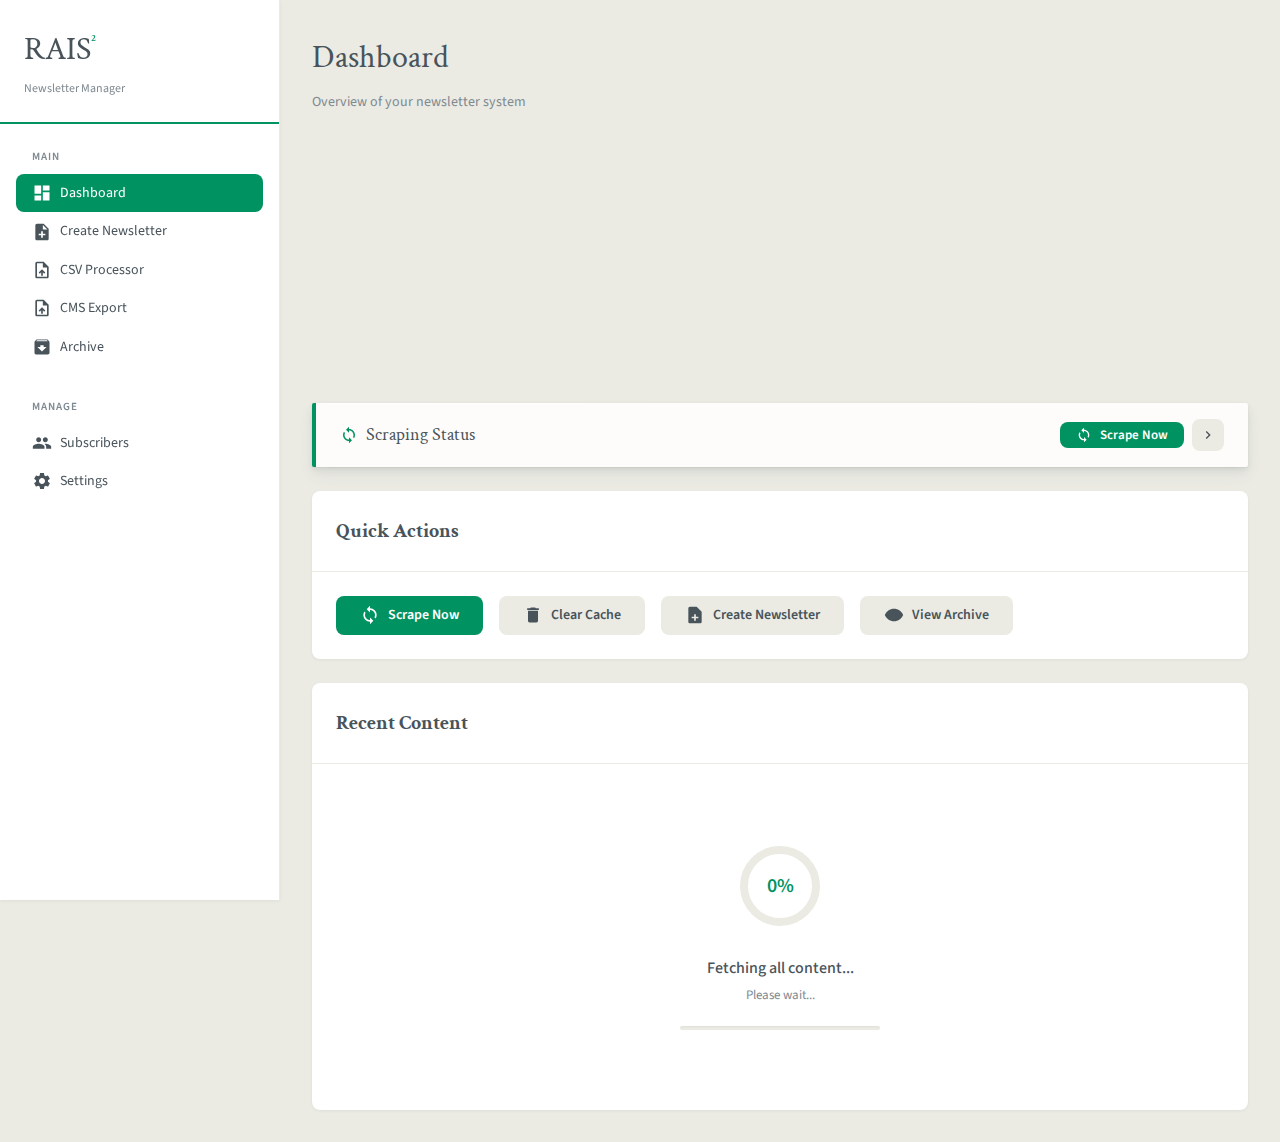
<file: index.html>
<!DOCTYPE html>
<html lang="en">
<head>
    <meta charset="UTF-8">
    <meta name="viewport" content="width=device-width, initial-scale=1.0">
    <title>RAIS² Newsletter - Dashboard</title>
    <link rel="preconnect" href="https://fonts.googleapis.com">
    <link rel="preconnect" href="https://fonts.gstatic.com" crossorigin>
    <link href="https://fonts.googleapis.com/css2?family=Crimson+Text:ital,wght@0,400;0,600;1,400&family=Source+Sans+Pro:wght@400;600;700&display=swap" rel="stylesheet">
    <link rel="stylesheet" href="css/variables.css">
    <link rel="stylesheet" href="css/main.css">
    <link rel="stylesheet" href="css/animations.css">
</head>
<body>
    <button class="mobile-menu-btn">
        <svg viewBox="0 0 24 24" fill="currentColor" width="24" height="24"><path d="M3 18h18v-2H3v2zm0-5h18v-2H3v2zm0-7v2h18V6H3z"/></svg>
    </button>

    <div class="app-container">
        <!-- Sidebar -->
        <aside class="sidebar"></aside>

        <!-- Main Content -->
        <main class="main-content">
            <div class="page-header">
                <h1 class="page-title">Dashboard</h1>
                <p class="page-subtitle">Overview of your newsletter system</p>
            </div>

            <!-- Stats Grid -->
            <div class="stats-grid stagger-children" id="statsGrid">
                <div class="stat-card">
                    <div class="stat-icon">
                        <svg viewBox="0 0 24 24" fill="currentColor" width="24" height="24"><path d="M19 3H5C3.89 3 3 3.89 3 5V19C3 20.11 3.89 21 5 21H19C20.11 21 21 20.11 21 19V5C21 3.89 20.11 3 19 3ZM19 19H5V5H19V19Z"/><path d="M7 7H17V9H7V7ZM7 11H17V13H7V11ZM7 15H13V17H7V15Z"/></svg>
                    </div>
                    <div class="stat-content">
                        <div class="stat-value" id="statNewItems">-</div>
                        <div class="stat-label">New Items</div>
                    </div>
                </div>
                <div class="stat-card">
                    <div class="stat-icon">
                        <svg viewBox="0 0 24 24" fill="currentColor" width="24" height="24"><path d="M16 11c1.66 0 2.99-1.34 2.99-3S17.66 5 16 5c-1.66 0-3 1.34-3 3s1.34 3 3 3zm-8 0c1.66 0 2.99-1.34 2.99-3S9.66 5 8 5C6.34 5 5 6.34 5 8s1.34 3 3 3zm0 2c-2.33 0-7 1.17-7 3.5V19h14v-2.5c0-2.33-4.67-3.5-7-3.5z"/></svg>
                    </div>
                    <div class="stat-content">
                        <div class="stat-value" id="statSubscribers">-</div>
                        <div class="stat-label">Subscribers</div>
                    </div>
                </div>
                <div class="stat-card">
                    <div class="stat-icon">
                        <svg viewBox="0 0 24 24" fill="currentColor" width="24" height="24"><path d="M20.54 5.23l-1.39-1.68C18.88 3.21 18.47 3 18 3H6L3.46 5.23C3.17 5.57 3 6.02 3 6.5V19c0 1.1.9 2 2 2h14c1.1 0 2-.9 2-2V6.5c0-.48-.17-.93-.46-1.27z"/></svg>
                    </div>
                    <div class="stat-content">
                        <div class="stat-value" id="statNewsletters">-</div>
                        <div class="stat-label">Newsletters</div>
                    </div>
                </div>
                <div class="stat-card">
                    <div class="stat-icon">
                        <svg viewBox="0 0 24 24" fill="currentColor" width="24" height="24"><path d="M11.99 2C6.47 2 2 6.48 2 12s4.47 10 9.99 10C17.52 22 22 17.52 22 12S17.52 2 11.99 2zM12 20c-4.42 0-8-3.58-8-8s3.58-8 8-8 8 3.58 8 8-3.58 8-8 8zm.5-13H11v6l5.25 3.15.75-1.23-4.5-2.67z"/></svg>
                    </div>
                    <div class="stat-content">
                        <div class="stat-value" id="statLastScrape">-</div>
                        <div class="stat-label">Last Scrape</div>
                    </div>
                </div>
                <div class="stat-card">
                    <div class="stat-icon">
                        <svg viewBox="0 0 24 24" fill="currentColor" width="24" height="24"><path d="M14 2H6c-1.1 0-1.99.9-1.99 2L4 20c0 1.1.89 2 1.99 2H18c1.1 0 2-.9 2-2V8l-6-6zm4 18H6V4h7v5h5v11zM8 15.01l1.41 1.41L11 14.84V19h2v-4.16l1.59 1.59L16 15.01 12.01 11 8 15.01z"/></svg>
                    </div>
                    <div class="stat-content">
                        <div class="stat-value" id="statCsvItems">-</div>
                        <div class="stat-label">CSV Items</div>
                    </div>
                </div>
            </div>

            <!-- Scraping Dashboard -->
            <div id="scrapeDashboardContainer" class="mb-lg"></div>

            <!-- Quick Actions -->
            <div class="card mb-lg">
                <div class="card-header">
                    <h2 class="card-title">Quick Actions</h2>
                </div>
                <div class="card-body">
                    <div class="flex gap-md" style="flex-wrap: wrap;">
                        <button class="btn btn-primary" id="btnScrape">
                            <svg viewBox="0 0 24 24" fill="currentColor" width="20" height="20"><path d="M12 4V1L8 5l4 4V6c3.31 0 6 2.69 6 6 0 1.01-.25 1.97-.7 2.8l1.46 1.46C19.54 15.03 20 13.57 20 12c0-4.42-3.58-8-8-8zm0 14c-3.31 0-6-2.69-6-6 0-1.01.25-1.97.7-2.8L5.24 7.74C4.46 8.97 4 10.43 4 12c0 4.42 3.58 8 8 8v3l4-4-4-4v3z"/></svg>
                            Scrape Now
                        </button>
                        <button class="btn btn-secondary" id="btnClearCache">
                            <svg viewBox="0 0 24 24" fill="currentColor" width="20" height="20"><path d="M6 19c0 1.1.9 2 2 2h8c1.1 0 2-.9 2-2V7H6v12zM19 4h-3.5l-1-1h-5l-1 1H5v2h14V4z"/></svg>
                            Clear Cache
                        </button>
                        <a href="builder.html" class="btn btn-secondary">
                            <svg viewBox="0 0 24 24" fill="currentColor" width="20" height="20"><path d="M14 2H6c-1.1 0-1.99.9-1.99 2L4 20c0 1.1.89 2 1.99 2H18c1.1 0 2-.9 2-2V8l-6-6zm2 14h-3v3h-2v-3H8v-2h3v-3h2v3h3v2z"/></svg>
                            Create Newsletter
                        </a>
                        <a href="viewer.html" class="btn btn-secondary">
                            <svg viewBox="0 0 24 24" fill="currentColor" width="20" height="20"><path d="M12 4.5C7 4.5 2.73 7.61 1 12c1.73 4.39 6 7.5 11 7.5s9.27-3.11 11-7.5c-1.73-4.39-6-7.5-11-7.5z"/></svg>
                            View Archive
                        </a>
                    </div>
                </div>
            </div>

            <!-- Recent Content -->
            <div class="card">
                <div class="card-header">
                    <h2 class="card-title">Recent Content</h2>
                </div>
                <div class="card-body" id="contentList">
                    <div class="loading">
                        <div class="spinner"></div>
                    </div>
                </div>
            </div>
        </main>
    </div>

    <script src="js/storage.js"></script>
    <script src="js/idb-storage.js"></script>
    <script src="js/scraper.js"></script>
    <script src="js/tracker.js"></script>
    <script src="js/newsletter.js"></script>
    <script src="js/email.js"></script>
    <script src="js/subscribers.js"></script>
    <script src="js/motion.js"></script>
    <script src="js/scrape-dashboard.js"></script>
    <script src="js/sidebar.js"></script>
    <script src="js/app.js"></script>
    <script>
        // Register Service Worker
        if ('serviceWorker' in navigator) {
            window.addEventListener('load', () => {
                navigator.serviceWorker.register('/sw.js')
                    .then(registration => {
                        console.log('Service Worker registered:', registration.scope);
                    })
                    .catch(error => {
                        console.warn('Service Worker registration failed:', error);
                    });
            });
        }
    </script>
    <script>
        // Debug logging (console only)
        function _dbg(loc,msg,data,hyp){ /* disabled in production */ }
    </script>
    <script>
        // Dashboard specific code
        document.addEventListener('DOMContentLoaded', async () => {
            // Initialize scraping dashboard
            if (window.ScrapeDashboard) {
                ScrapeDashboard.init('scrapeDashboardContainer');
                ScrapeDashboard.loadInitialStatus();
            }

            // Trigger stagger animation on stats grid
            if (window.Motion) {
                setTimeout(() => {
                    const statsGrid = document.getElementById('statsGrid');
                    if (statsGrid) {
                        Motion.triggerReveal(statsGrid);
                    }
                }, 100);
            }

            updateStats();
            loadContent();

            // Clear Cache button
            document.getElementById('btnClearCache').addEventListener('click', () => {
                localStorage.removeItem('rais2_cached_content');
                App.showToast('Cache cleared! Click "Scrape Now" to fetch fresh content.', 'success');
                updateStats();
            });

            // Scrape button - forces fresh scrape with progress UI
            document.getElementById('btnScrape').addEventListener('click', async () => {
                // #region agent log
                _dbg('index.html:scrapeButton:clicked','Scrape Now button clicked',{},'H5');
                // #endregion

                // Expand the scrape dashboard to show progress
                if (window.ScrapeDashboard) {
                    ScrapeDashboard.expand();
                }

                const btn = document.getElementById('btnScrape');
                const container = document.getElementById('contentList');
                btn.disabled = true;
                btn.innerHTML = '<div class="spinner" style="width:20px;height:20px;"></div> Scraping...';

                // Show progress UI in content area
                if (window.Motion) {
                    Motion.showProgressLoader(container, { message: 'Starting fresh scrape...', percent: 0 });
                }

                try {
                    const content = await RAIS2Scraper.scrapeAll(false, (progress) => {
                        if (window.Motion) {
                            Motion.updateProgress(container, {
                                message: progress.message,
                                percent: progress.percent
                            });
                        }
                    });
                    // #region agent log
                    _dbg('index.html:scrapeButton:success','Scrape completed',{newsCount:content.news?.length,eventsCount:content.events?.length,lecturesCount:content.lectures?.length},'H5');
                    // #endregion
                    App.showToast('Content scraped successfully!', 'success');
                    updateStats();
                    // Render content directly instead of calling loadContent (which would use cache)
                    renderContent(content);
                } catch (e) {
                    // #region agent log
                    _dbg('index.html:scrapeButton:error','Scrape failed',{error:e.message},'H5');
                    // #endregion
                    App.showToast('Scraping failed: ' + e.message, 'error');
                    container.innerHTML = `<div class="alert alert-error">Scraping failed: ${e.message}</div>`;
                }

                btn.disabled = false;
                btn.innerHTML = `<svg viewBox="0 0 24 24" fill="currentColor" width="20" height="20"><path d="M12 4V1L8 5l4 4V6c3.31 0 6 2.69 6 6 0 1.01-.25 1.97-.7 2.8l1.46 1.46C19.54 15.03 20 13.57 20 12c0-4.42-3.58-8-8-8zm0 14c-3.31 0-6-2.69-6-6 0-1.01.25-1.97.7-2.8L5.24 7.74C4.46 8.97 4 10.43 4 12c0 4.42 3.58 8 8 8v3l4-4-4-4v3z"/></svg> Scrape Now`;
            });

        });

        function updateStats() {
            // Subscribers
            const subCounts = SubscriberManager.getCounts();
            document.getElementById('statSubscribers').textContent = subCounts.active;

            // Newsletters
            const newsletters = StorageManager.getNewsletters();
            document.getElementById('statNewsletters').textContent = newsletters.newsletters.length;

            // Last scrape
            const cached = StorageManager.getCachedContent();
            if (cached.cachedAt) {
                document.getElementById('statLastScrape').textContent = App.formatRelativeTime(cached.cachedAt);
            } else {
                document.getElementById('statLastScrape').textContent = 'Never';
            }

            // New items
            const content = cached;
            const allItems = RAIS2Scraper.getAllItems(content);
            const newItems = RAIS2Scraper.getNewItems(allItems);
            document.getElementById('statNewItems').textContent = newItems.length;

            // CSV items
            const csvData = StorageManager.getCSVItems();
            document.getElementById('statCsvItems').textContent = csvData.items ? csvData.items.length : 0;
        }

        async function loadContent() {
            // #region agent log
            _dbg('index.html:loadContent:entry','loadContent called',{},'H5');
            // #endregion
            const container = document.getElementById('contentList');

            // Use progress loader if Motion available
            if (window.Motion) {
                Motion.showProgressLoader(container, { message: 'Starting...', percent: 0 });
            } else {
                container.innerHTML = '<div class="loading"><div class="spinner"></div></div>';
            }

            try {
                const content = await RAIS2Scraper.scrapeAll(true, (progress) => {
                    if (window.Motion) {
                        Motion.updateProgress(container, {
                            message: progress.message,
                            percent: progress.percent
                        });
                    }
                });
                const allItems = RAIS2Scraper.getAllItems(content);
                // #region agent log
                _dbg('index.html:loadContent:result','Content loaded',{allItemsCount:allItems.length,newsCount:content.news?.length,eventsCount:content.events?.length,lecturesCount:content.lectures?.length},'H5');
                // #endregion

                if (allItems.length === 0) {
                    container.innerHTML = `
                        <div class="empty-state">
                            <svg viewBox="0 0 24 24" fill="currentColor" width="64" height="64" style="opacity:0.3;"><path d="M19 3H5C3.89 3 3 3.89 3 5V19C3 20.11 3.89 21 5 21H19C20.11 21 21 20.11 21 19V5C21 3.89 20.11 3 19 3ZM19 19H5V5H19V19Z"/></svg>
                            <h3>No content yet</h3>
                            <p>Click "Scrape Now" to fetch content from the RAIS² website</p>
                        </div>
                    `;
                    return;
                }

                // Show recent items with mail card styling
                const recentItems = allItems.slice(0, 10);
                container.innerHTML = `<div class="stagger-children" id="itemsContainer">
                    ${recentItems.map(item => {
                        const isNew = !StorageManager.isItemSeen(item.id);
                        return `
                            <div class="mail-card ${item.category}">
                                <div class="item-meta">
                                    <span class="item-date">${NewsletterGenerator.formatDate(item.date)}</span>
                                    <span class="item-badge ${item.category}">${item.category}</span>
                                    ${isNew ? '<span class="item-badge badge-pulse" style="background:#e8f5e9;color:#2e7d32;">New</span>' : ''}
                                </div>
                                <h3 class="item-title">
                                    <a href="${item.url}" target="_blank">${App.escapeHtml(item.title)}</a>
                                </h3>
                                ${item.summary ? `<p class="item-summary">${App.escapeHtml(item.summary)}</p>` : ''}
                                <a href="${item.url}" target="_blank" class="item-link">Read more →</a>
                            </div>
                        `;
                    }).join('')}
                </div>`;

                // Trigger stagger animation
                if (window.Motion) {
                    setTimeout(() => {
                        const itemsContainer = document.getElementById('itemsContainer');
                        if (itemsContainer) {
                            Motion.triggerReveal(itemsContainer);
                        }
                    }, 100);
                }

                updateStats();
            } catch (e) {
                container.innerHTML = `
                    <div class="alert alert-error">
                        Failed to load content: ${e.message}
                    </div>
                `;
            }
        }

        function renderContent(content) {
            const container = document.getElementById('contentList');
            const allItems = RAIS2Scraper.getAllItems(content);

            if (allItems.length === 0) {
                container.innerHTML = `
                    <div class="empty-state">
                        <svg viewBox="0 0 24 24" fill="currentColor" width="64" height="64" style="opacity:0.3;"><path d="M19 3H5C3.89 3 3 3.89 3 5V19C3 20.11 3.89 21 5 21H19C20.11 21 21 20.11 21 19V5C21 3.89 20.11 3 19 3ZM19 19H5V5H19V19Z"/></svg>
                        <h3>No content found</h3>
                        <p>Try scraping again later</p>
                    </div>
                `;
                return;
            }

            const recentItems = allItems.slice(0, 10);
            container.innerHTML = `<div class="stagger-children" id="itemsContainer">
                ${recentItems.map(item => {
                    const isNew = !StorageManager.isItemSeen(item.id);
                    return `
                        <div class="mail-card ${item.category}">
                            <div class="item-meta">
                                <span class="item-date">${NewsletterGenerator.formatDate(item.date)}</span>
                                <span class="item-badge ${item.category}">${item.category}</span>
                                ${isNew ? '<span class="item-badge badge-pulse" style="background:#e8f5e9;color:#2e7d32;">New</span>' : ''}
                            </div>
                            <h3 class="item-title">
                                <a href="${item.url}" target="_blank">${App.escapeHtml(item.title)}</a>
                            </h3>
                            ${item.summary ? `<p class="item-summary">${App.escapeHtml(item.summary)}</p>` : ''}
                            <a href="${item.url}" target="_blank" class="item-link">Read more →</a>
                        </div>
                    `;
                }).join('')}
            </div>`;

            if (window.Motion) {
                setTimeout(() => {
                    const itemsContainer = document.getElementById('itemsContainer');
                    if (itemsContainer) {
                        Motion.triggerReveal(itemsContainer);
                    }
                }, 100);
            }
        }
    </script>
</body>
</html>
</file>
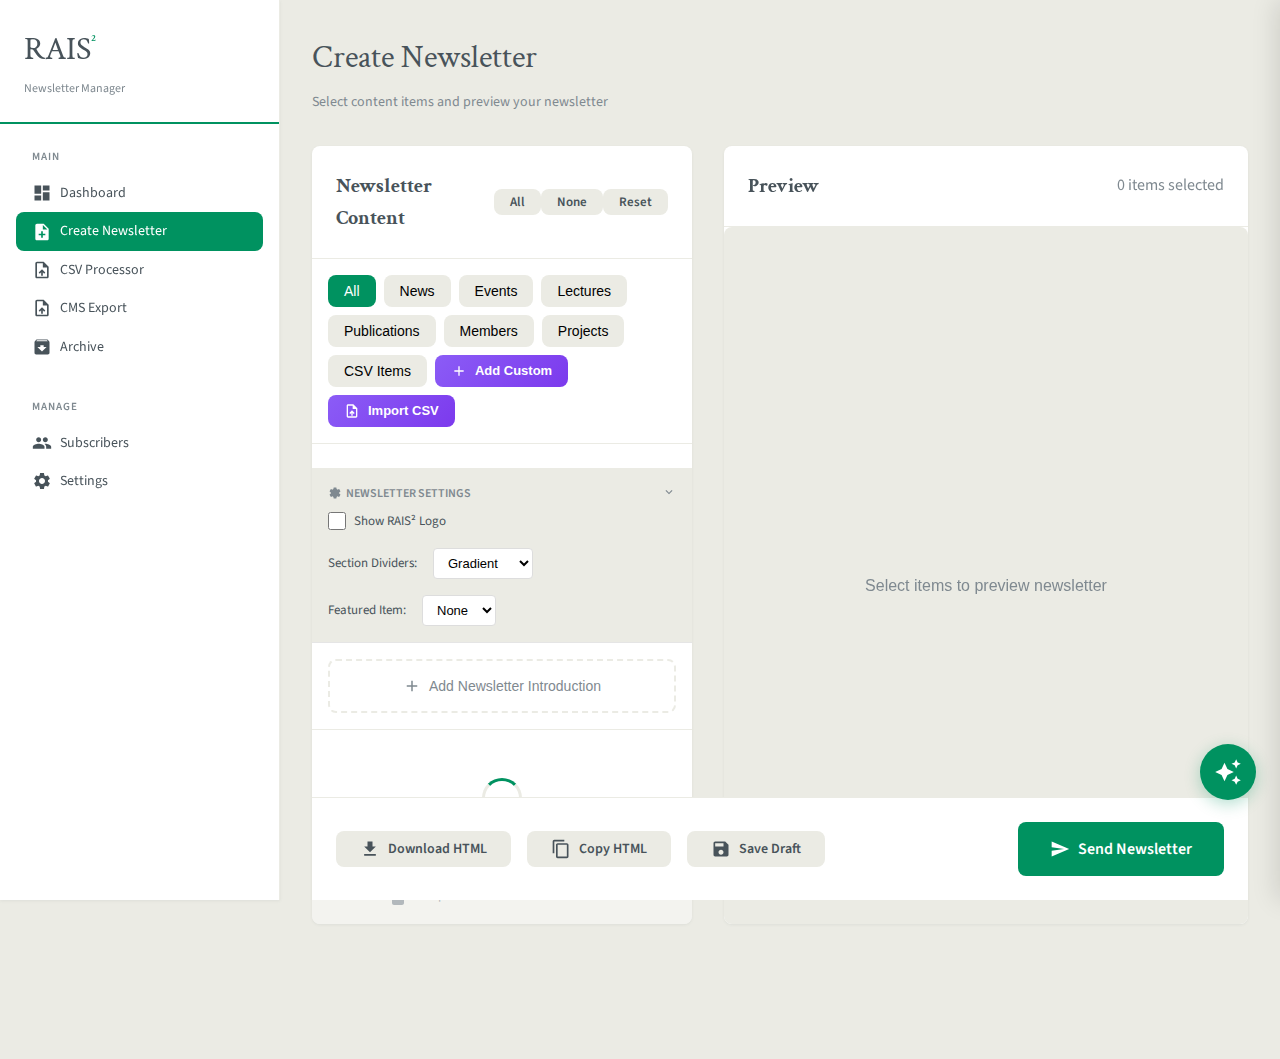
<file: builder.html>
<!DOCTYPE html>
<html lang="en">
<head>
    <meta charset="UTF-8">
    <meta name="viewport" content="width=device-width, initial-scale=1.0">
    <title>RAIS² Newsletter - Create Newsletter</title>
    <link rel="preconnect" href="https://fonts.googleapis.com">
    <link rel="preconnect" href="https://fonts.gstatic.com" crossorigin>
    <link href="https://fonts.googleapis.com/css2?family=Crimson+Text:ital,wght@0,400;0,600;1,400&family=Source+Sans+Pro:wght@400;600;700&display=swap" rel="stylesheet">
    <link rel="stylesheet" href="css/variables.css">
    <link rel="stylesheet" href="css/main.css">
    <link rel="stylesheet" href="css/newsletter.css">
    <link rel="stylesheet" href="css/builder-enhanced.css">
    <style>
        .builder-layout {
            display: grid;
            grid-template-columns: 1fr 1fr;
            gap: var(--spacing-xl);
            min-height: calc(100vh - 200px);
        }
        @media (max-width: 1200px) {
            .builder-layout {
                grid-template-columns: 1fr;
            }
        }
        .item-select {
            display: flex;
            align-items: flex-start;
            gap: var(--spacing-md);
            padding: var(--spacing-md);
            border: 1px solid var(--ubt-light-gray);
            border-radius: var(--radius-md);
            margin-bottom: var(--spacing-md);
            cursor: pointer;
            transition: var(--transition);
        }
        .item-select:hover {
            border-color: var(--ubt-green);
            background: var(--ubt-green-light);
        }
        .item-select.selected {
            border-color: var(--ubt-green);
            background: var(--ubt-green-light);
        }
        .item-select input[type="checkbox"] {
            margin-top: 4px;
        }
        .item-select-content {
            flex: 1;
        }
        .preview-frame {
            background: var(--ubt-light-gray);
            border-radius: var(--radius-md);
            overflow: hidden;
            height: 100%;
            min-height: 600px;
        }
        .preview-frame iframe {
            width: 100%;
            height: 100%;
            border: none;
            min-height: 600px;
        }
        .section-tabs {
            display: flex;
            gap: var(--spacing-sm);
            margin-bottom: var(--spacing-lg);
        }
        .section-tab {
            padding: var(--spacing-sm) var(--spacing-md);
            background: var(--ubt-light-gray);
            border: none;
            border-radius: var(--radius-md);
            cursor: pointer;
            font-size: 14px;
            transition: var(--transition);
        }
        .section-tab.active {
            background: var(--ubt-green);
            color: var(--ubt-white);
        }
        .action-bar {
            display: flex;
            justify-content: space-between;
            align-items: center;
            padding: var(--spacing-lg);
            background: var(--ubt-white);
            border-top: 1px solid var(--ubt-light-gray);
            position: sticky;
            bottom: 0;
        }
    </style>
</head>
<body>
    <button class="mobile-menu-btn">
        <svg viewBox="0 0 24 24" fill="currentColor" width="24" height="24"><path d="M3 18h18v-2H3v2zm0-5h18v-2H3v2zm0-7v2h18V6H3z"/></svg>
    </button>

    <div class="app-container">
        <!-- Sidebar -->
        <aside class="sidebar"></aside>

        <!-- Main Content -->
        <main class="main-content">
            <div class="page-header">
                <h1 class="page-title">Create Newsletter</h1>
                <p class="page-subtitle">Select content items and preview your newsletter</p>
            </div>

            <div class="builder-layout-enhanced" id="builderLayout">
                <!-- Unified Content Panel (Left) -->
                <div class="content-panel" id="contentPanel">
                    <div class="card">
                        <div class="card-header">
                            <h2 class="card-title">Newsletter Content</h2>
                            <div class="flex gap-sm">
                                <button class="btn btn-sm btn-secondary" id="btnSelectAll" title="Select all visible">All</button>
                                <button class="btn btn-sm btn-secondary" id="btnSelectNone" title="Clear selection">None</button>
                                <button class="btn btn-sm btn-secondary" id="btnResetOrder" title="Reset order">Reset</button>
                            </div>
                        </div>
                        <div class="card-body" style="padding: 0;">
                            <!-- Category Tabs -->
                            <div class="section-tabs" style="padding: var(--spacing-md); border-bottom: 1px solid var(--ubt-light-gray); flex-wrap: wrap;">
                                <button class="section-tab active" data-category="all">All</button>
                                <button class="section-tab" data-category="news">News</button>
                                <button class="section-tab" data-category="event">Events</button>
                                <button class="section-tab" data-category="lecture">Lectures</button>
                                <button class="section-tab" data-category="publication">Publications</button>
                                <button class="section-tab" data-category="member">Members</button>
                                <button class="section-tab" data-category="project">Projects</button>
                                <button class="section-tab" data-category="csv">CSV Items</button>
                                <button class="add-custom-btn" id="btnAddCustomItem" title="Create custom content">
                                    <svg width="16" height="16" viewBox="0 0 24 24" fill="currentColor"><path d="M19 13h-6v6h-2v-6H5v-2h6V5h2v6h6v2z"/></svg>
                                    Add Custom
                                </button>
                                <button class="add-custom-btn" id="btnImportCSV" title="Import items from CSV file">
                                    <svg width="16" height="16" viewBox="0 0 24 24" fill="currentColor"><path d="M14 2H6c-1.1 0-1.99.9-1.99 2L4 20c0 1.1.89 2 1.99 2H18c1.1 0 2-.9 2-2V8l-6-6zm4 18H6V4h7v5h5v11zM8 15.01l1.41 1.41L11 14.84V19h2v-4.16l1.59 1.59L16 15.01 12.01 11 8 15.01z"/></svg>
                                    Import CSV
                                </button>
                            </div>

                            <!-- Year Filter for Publications -->
                            <div class="year-filter" id="yearFilter" style="display: none;">
                                <div class="year-filter-chips">
                                    <button class="year-chip active" data-year="all">All</button>
                                    <button class="year-chip" data-year="2026">2026</button>
                                    <button class="year-chip" data-year="2025">2025</button>
                                    <button class="year-chip" data-year="2024">2024</button>
                                    <button class="year-chip" data-year="2023">2023</button>
                                    <button class="year-chip" data-year="2022">2022</button>
                                    <button class="year-chip" data-year="earlier">Earlier</button>
                                </div>
                                <div class="year-filter-sort">
                                    <label for="pubSortOrder">Sort:</label>
                                    <select id="pubSortOrder" class="pub-sort-select">
                                        <option value="newest">Newest First</option>
                                        <option value="oldest">Oldest First</option>
                                        <option value="title">Title A-Z</option>
                                    </select>
                                </div>
                            </div>

                            <!-- Newsletter Settings Panel -->
                            <div class="newsletter-settings" id="newsletterSettings">
                                <div class="newsletter-settings-header">
                                    <span class="newsletter-settings-title">
                                        <svg width="14" height="14" viewBox="0 0 24 24" fill="currentColor"><path d="M19.14 12.94c.04-.31.06-.63.06-.94 0-.31-.02-.63-.06-.94l2.03-1.58c.18-.14.23-.41.12-.61l-1.92-3.32c-.12-.22-.37-.29-.59-.22l-2.39.96c-.5-.38-1.03-.7-1.62-.94l-.36-2.54c-.04-.24-.24-.41-.48-.41h-3.84c-.24 0-.43.17-.47.41l-.36 2.54c-.59.24-1.13.57-1.62.94l-2.39-.96c-.22-.08-.47 0-.59.22L2.74 8.87c-.12.21-.08.47.12.61l2.03 1.58c-.04.31-.06.63-.06.94s.02.63.06.94l-2.03 1.58c-.18.14-.23.41-.12.61l1.92 3.32c.12.22.37.29.59.22l2.39-.96c.5.38 1.03.7 1.62.94l.36 2.54c.05.24.24.41.48.41h3.84c.24 0 .44-.17.47-.41l.36-2.54c.59-.24 1.13-.56 1.62-.94l2.39.96c.22.08.47 0 .59-.22l1.92-3.32c.12-.22.07-.47-.12-.61l-2.01-1.58z"/></svg>
                                        Newsletter Settings
                                    </span>
                                    <button class="newsletter-settings-toggle" id="settingsToggle" title="Toggle settings">
                                        <svg width="14" height="14" viewBox="0 0 24 24" fill="currentColor"><path d="M7.41 8.59L12 13.17l4.59-4.58L18 10l-6 6-6-6z"/></svg>
                                    </button>
                                </div>
                                <div class="newsletter-settings-body" id="settingsBody">
                                    <div class="settings-row">
                                        <label>
                                            <input type="checkbox" id="settingShowLogo">
                                            Show RAIS² Logo
                                        </label>
                                    </div>
                                    <div class="settings-row">
                                        <label for="settingDividerStyle">Section Dividers:</label>
                                        <select id="settingDividerStyle">
                                            <option value="none">None</option>
                                            <option value="solid">Solid Line</option>
                                            <option value="gradient" selected>Gradient</option>
                                            <option value="dots">Dots</option>
                                            <option value="wave">Wave</option>
                                        </select>
                                    </div>
                                    <div class="settings-row">
                                        <label for="settingFeaturedItem">Featured Item:</label>
                                        <select id="settingFeaturedItem">
                                            <option value="">None</option>
                                        </select>
                                    </div>
                                </div>
                            </div>

                            <!-- Newsletter Intro (if exists) -->
                            <div id="newsletterIntroSection" style="display: none; padding: var(--spacing-md); background: var(--ubt-green-light, #e6f4ef); border-bottom: 1px solid var(--ubt-light-gray);">
                                <div class="intro-block-card">
                                    <div class="intro-block-header">
                                        <span class="intro-block-label">
                                            <svg width="16" height="16" viewBox="0 0 24 24" fill="currentColor"><path d="M19 9l1.25-2.75L23 5l-2.75-1.25L19 1l-1.25 2.75L15 5l2.75 1.25L19 9z"/></svg>
                                            Newsletter Introduction
                                        </span>
                                        <div class="intro-block-actions">
                                            <button class="btn-icon" id="btnEditIntro" title="Edit intro">
                                                <svg width="16" height="16" viewBox="0 0 24 24" fill="currentColor"><path d="M3 17.25V21h3.75L17.81 9.94l-3.75-3.75L3 17.25zM20.71 7.04c.39-.39.39-1.02 0-1.41l-2.34-2.34c-.39-.39-1.02-.39-1.41 0l-1.83 1.83 3.75 3.75 1.83-1.83z"/></svg>
                                            </button>
                                            <button class="btn-icon btn-danger" id="btnDeleteIntro" title="Remove intro">
                                                <svg width="16" height="16" viewBox="0 0 24 24" fill="currentColor"><path d="M6 19c0 1.1.9 2 2 2h8c1.1 0 2-.9 2-2V7H6v12zM19 4h-3.5l-1-1h-5l-1 1H5v2h14V4z"/></svg>
                                            </button>
                                        </div>
                                    </div>
                                    <div class="intro-block-content" id="introBlockContent">
                                        Click edit to add introduction text...
                                    </div>
                                </div>
                            </div>

                            <!-- Add Intro Button (when no intro exists) -->
                            <div id="addIntroSection" style="padding: var(--spacing-md); border-bottom: 1px solid var(--ubt-light-gray);">
                                <button class="add-block-btn" id="btnAddIntro" style="width: 100%;">
                                    <svg width="18" height="18" viewBox="0 0 24 24" fill="currentColor"><path d="M19 13h-6v6h-2v-6H5v-2h6V5h2v6h6v2z"/></svg>
                                    Add Newsletter Introduction
                                </button>
                            </div>

                            <!-- Sections with Items -->
                            <div id="sectionsList" style="max-height: calc(100vh - 450px); overflow-y: auto;">
                                <div class="loading"><div class="spinner"></div></div>
                            </div>

                            <!-- Trash Drop Zone -->
                            <div class="trash-drop-zone" id="trashDropZone">
                                <svg width="24" height="24" viewBox="0 0 24 24" fill="currentColor"><path d="M6 19c0 1.1.9 2 2 2h8c1.1 0 2-.9 2-2V7H6v12zM19 4h-3.5l-1-1h-5l-1 1H5v2h14V4z"/></svg>
                                <span>Drop here to remove from newsletter</span>
                            </div>
                        </div>
                    </div>
                </div>

                <!-- Preview (Right) -->
                <div class="preview-panel">
                    <div class="card" style="height: 100%;">
                        <div class="card-header">
                            <h2 class="card-title">Preview</h2>
                            <span class="text-muted" id="selectedCount">0 items selected</span>
                        </div>
                        <div class="preview-frame" style="height: calc(100% - 60px);">
                            <iframe id="previewFrame" srcdoc="<html><body style='font-family: sans-serif; color: #7F8990; display: flex; align-items: center; justify-content: center; height: 100vh; margin: 0;'><p>Select items to preview newsletter</p></body></html>"></iframe>
                        </div>
                    </div>
                </div>
            </div>

            <!-- Intro Edit Modal -->
            <div class="modal-overlay" id="introModal">
                <div class="modal">
                    <div class="modal-header">
                        <h3>Edit Newsletter Introduction</h3>
                        <button class="modal-close" onclick="closeIntroModal()">&times;</button>
                    </div>
                    <div class="modal-body">
                        <p class="text-muted mb-md">Write a welcoming introduction for your newsletter. This appears at the top before any content sections.</p>
                        <textarea id="introTextarea" class="form-textarea" rows="6" placeholder="Welcome to this edition of the RAIS² Newsletter..."></textarea>
                        <div class="ai-assist-panel" style="margin-top: var(--spacing-md);">
                            <button class="btn btn-sm btn-secondary" id="btnAIGenerateIntro">
                                <svg width="16" height="16" viewBox="0 0 24 24" fill="currentColor"><path d="M19 9l1.25-2.75L23 5l-2.75-1.25L19 1l-1.25 2.75L15 5l2.75 1.25L19 9z"/></svg>
                                Generate with AI
                            </button>
                        </div>
                    </div>
                    <div class="modal-footer">
                        <button class="btn btn-secondary" onclick="closeIntroModal()">Cancel</button>
                        <button class="btn btn-primary" id="btnSaveIntro">Save Introduction</button>
                    </div>
                </div>
            </div>

            <!-- Custom Description Modal -->
            <div class="modal-overlay" id="descriptionModal">
                <div class="modal">
                    <div class="modal-header">
                        <h3>Edit Description</h3>
                        <button class="modal-close" onclick="closeDescriptionModal()">&times;</button>
                    </div>
                    <div class="modal-body">
                        <p class="text-muted mb-md" id="descriptionItemTitle">Custom description for this item</p>
                        <textarea id="descriptionTextarea" class="form-textarea" rows="4" placeholder="Enter a custom description for the newsletter..."></textarea>
                        <div class="ai-assist-panel" style="margin-top: var(--spacing-md);">
                            <button class="btn btn-sm btn-secondary" id="btnAIGenerateDesc">
                                <svg width="16" height="16" viewBox="0 0 24 24" fill="currentColor"><path d="M19 9l1.25-2.75L23 5l-2.75-1.25L19 1l-1.25 2.75L15 5l2.75 1.25L19 9z"/></svg>
                                Generate with AI
                            </button>
                            <button class="btn btn-sm btn-secondary" id="btnClearDesc">Clear</button>
                        </div>
                    </div>
                    <div class="modal-footer">
                        <button class="btn btn-secondary" onclick="closeDescriptionModal()">Cancel</button>
                        <button class="btn btn-primary" id="btnSaveDescription">Save Description</button>
                    </div>
                </div>
            </div>

            <!-- Custom Item Modal -->
            <div class="modal-overlay" id="customItemModal">
                <div class="modal" style="max-width: 550px;">
                    <div class="modal-header">
                        <h3>Add Custom Item</h3>
                        <button class="modal-close" onclick="closeCustomItemModal()">&times;</button>
                    </div>
                    <div class="modal-body">
                        <p class="text-muted mb-md">Create custom content that will appear in your newsletter alongside scraped items.</p>

                        <!-- Item Type Selector -->
                        <div class="custom-item-type-selector">
                            <button class="custom-item-type-btn active" data-type="event" onclick="selectCustomItemType('event')">
                                <svg width="24" height="24" viewBox="0 0 24 24" fill="currentColor"><path d="M17 12h-5v5h5v-5zM16 1v2H8V1H6v2H5c-1.11 0-1.99.9-1.99 2L3 19c0 1.1.89 2 2 2h14c1.1 0 2-.9 2-2V5c0-1.1-.9-2-2-2h-1V1h-2zm3 18H5V8h14v11z"/></svg>
                                <span>Event</span>
                            </button>
                            <button class="custom-item-type-btn" data-type="news" onclick="selectCustomItemType('news')">
                                <svg width="24" height="24" viewBox="0 0 24 24" fill="currentColor"><path d="M20 4H4c-1.1 0-1.99.9-1.99 2L2 18c0 1.1.9 2 2 2h16c1.1 0 2-.9 2-2V6c0-1.1-.9-2-2-2zm-5 14H4v-4h11v4zm0-5H4V9h11v4zm5 5h-4V9h4v9z"/></svg>
                                <span>News</span>
                            </button>
                            <button class="custom-item-type-btn" data-type="announcement" onclick="selectCustomItemType('announcement')">
                                <svg width="24" height="24" viewBox="0 0 24 24" fill="currentColor"><path d="M18 11c0-1.1-.9-2-2-2V7c0-1.1-.9-2-2-2H5c-1.1 0-2 .9-2 2v10c0 1.1.9 2 2 2h9c1.1 0 2-.9 2-2v-2c1.1 0 2-.9 2-2v-2zm-2 0v2H7v-2h9z"/></svg>
                                <span>Announcement</span>
                            </button>
                        </div>

                        <!-- Form Fields -->
                        <div class="custom-item-fields">
                            <div class="form-group">
                                <label class="form-label">Title *</label>
                                <input type="text" class="form-input" id="customItemTitle" placeholder="Enter title...">
                            </div>

                            <div class="form-group">
                                <label class="form-label">Description / Summary</label>
                                <textarea class="form-textarea" id="customItemSummary" rows="3" placeholder="Enter a brief description..."></textarea>
                            </div>

                            <div class="field-row">
                                <div class="form-group">
                                    <label class="form-label">Date</label>
                                    <input type="text" class="form-input" id="customItemDate" placeholder="DD.MM.YYYY">
                                </div>
                                <div class="form-group">
                                    <label class="form-label">URL (optional)</label>
                                    <input type="text" class="form-input" id="customItemUrl" placeholder="https://...">
                                </div>
                            </div>

                            <!-- Event-specific fields -->
                            <div class="event-specific-fields" id="eventFields">
                                <div class="field-row">
                                    <div class="form-group">
                                        <label class="form-label">Time</label>
                                        <input type="text" class="form-input" id="customItemTime" placeholder="14:00 - 16:00">
                                    </div>
                                    <div class="form-group">
                                        <label class="form-label">Location</label>
                                        <input type="text" class="form-input" id="customItemLocation" placeholder="Room S 106, AI Building">
                                    </div>
                                </div>
                                <div class="form-group">
                                    <label class="form-label">Speaker (optional)</label>
                                    <input type="text" class="form-input" id="customItemSpeaker" placeholder="Prof. Dr. Example">
                                </div>
                            </div>
                        </div>
                    </div>
                    <div class="modal-footer">
                        <button class="btn btn-secondary" onclick="closeCustomItemModal()">Cancel</button>
                        <button class="btn btn-primary" id="btnSaveCustomItem">
                            <svg width="16" height="16" viewBox="0 0 24 24" fill="currentColor"><path d="M19 13h-6v6h-2v-6H5v-2h6V5h2v6h6v2z"/></svg>
                            Add Item
                        </button>
                    </div>
                </div>
            </div>

            <!-- CSV Import Modal -->
            <div class="modal-overlay" id="csvImportModal">
                <div class="modal" style="max-width: 600px;">
                    <div class="modal-header">
                        <h3>Import from CSV</h3>
                        <button class="modal-close" onclick="closeCsvImportModal()">&times;</button>
                    </div>
                    <div class="modal-body">
                        <p class="text-muted mb-md">Upload a CSV file to import items directly into the newsletter builder.</p>
                        <div style="position: relative; display: inline-block; width: 100%;">
                            <input type="file" id="builderCsvFileInput" accept=".csv" style="position: absolute; opacity: 0; width: 100%; height: 100%; cursor: pointer;" />
                            <label for="builderCsvFileInput" style="display: flex; align-items: center; justify-content: center; gap: var(--spacing-md); padding: var(--spacing-xl); border: 2px dashed var(--ubt-medium-gray); border-radius: var(--radius-md); background: var(--ubt-light-gray); cursor: pointer; transition: var(--transition);" id="builderFileLabel">
                                <svg viewBox="0 0 24 24" fill="currentColor" width="24" height="24"><path d="M14 2H6c-1.1 0-1.99.9-1.99 2L4 20c0 1.1.89 2 1.99 2H18c1.1 0 2-.9 2-2V8l-6-6zm4 18H6V4h7v5h5v11zM8 15.01l1.41 1.41L11 14.84V19h2v-4.16l1.59 1.59L16 15.01 12.01 11 8 15.01z"/></svg>
                                <span id="builderFileLabelText">Click to select CSV file or drag and drop</span>
                            </label>
                        </div>
                        <div id="csvImportPreview" style="display: none; margin-top: var(--spacing-lg); max-height: 300px; overflow-y: auto;">
                            <h4 style="margin-bottom: var(--spacing-sm);">Found Items:</h4>
                            <div id="csvImportItemsList"></div>
                        </div>
                    </div>
                    <div class="modal-footer">
                        <button class="btn btn-secondary" onclick="closeCsvImportModal()">Cancel</button>
                        <button class="btn btn-primary" id="btnConfirmCsvImport" disabled>
                            <svg width="16" height="16" viewBox="0 0 24 24" fill="currentColor"><path d="M14 2H6c-1.1 0-1.99.9-1.99 2L4 20c0 1.1.89 2 1.99 2H18c1.1 0 2-.9 2-2V8l-6-6zm4 18H6V4h7v5h5v11zM8 15.01l1.41 1.41L11 14.84V19h2v-4.16l1.59 1.59L16 15.01 12.01 11 8 15.01z"/></svg>
                            Import Items
                        </button>
                    </div>
                </div>
            </div>

            <!-- Graphical Block Modal -->
            <div class="modal-overlay" id="graphicalBlockModal">
                <div class="modal" style="max-width: 600px;">
                    <div class="modal-header">
                        <h3>Add Graphical Element</h3>
                        <button class="modal-close" onclick="closeGraphicalBlockModal()">&times;</button>
                    </div>
                    <div class="modal-body">
                        <p class="text-muted mb-md">Add a visual element to your newsletter.</p>

                        <div class="block-type-grid">
                            <div class="block-type-card" data-block-type="image" onclick="selectBlockType('image')">
                                <svg viewBox="0 0 24 24" fill="currentColor"><path d="M21 19V5c0-1.1-.9-2-2-2H5c-1.1 0-2 .9-2 2v14c0 1.1.9 2 2 2h14c1.1 0 2-.9 2-2zM8.5 13.5l2.5 3.01L14.5 12l4.5 6H5l3.5-4.5z"/></svg>
                                <div class="block-type-name">Image</div>
                                <div class="block-type-desc">Add an image with caption</div>
                            </div>
                            <div class="block-type-card" data-block-type="cta-button" onclick="selectBlockType('cta-button')">
                                <svg viewBox="0 0 24 24" fill="currentColor"><path d="M19 6H5c-1.1 0-2 .9-2 2v8c0 1.1.9 2 2 2h14c1.1 0 2-.9 2-2V8c0-1.1-.9-2-2-2zm0 10H5V8h14v8z"/></svg>
                                <div class="block-type-name">Button</div>
                                <div class="block-type-desc">Call-to-action button</div>
                            </div>
                            <div class="block-type-card" data-block-type="quote" onclick="selectBlockType('quote')">
                                <svg viewBox="0 0 24 24" fill="currentColor"><path d="M6 17h3l2-4V7H5v6h3zm8 0h3l2-4V7h-6v6h3z"/></svg>
                                <div class="block-type-name">Quote</div>
                                <div class="block-type-desc">Testimonial or quote</div>
                            </div>
                            <div class="block-type-card" data-block-type="feature-box" onclick="selectBlockType('feature-box')">
                                <svg viewBox="0 0 24 24" fill="currentColor"><path d="M12 2L4 5v6.09c0 5.05 3.41 9.76 8 10.91 4.59-1.15 8-5.86 8-10.91V5l-8-3zm-1.06 13.54L7.4 12l1.41-1.41 2.12 2.12 4.24-4.24 1.41 1.41-5.64 5.66z"/></svg>
                                <div class="block-type-name">Feature</div>
                                <div class="block-type-desc">Icon + text box</div>
                            </div>
                            <div class="block-type-card" data-block-type="divider" onclick="selectBlockType('divider')">
                                <svg viewBox="0 0 24 24" fill="currentColor"><path d="M4 9h16v2H4zm0 4h10v2H4z"/></svg>
                                <div class="block-type-name">Divider</div>
                                <div class="block-type-desc">Visual separator</div>
                            </div>
                            <div class="block-type-card" data-block-type="callout" onclick="selectBlockType('callout')">
                                <svg viewBox="0 0 24 24" fill="currentColor"><path d="M12 2C6.48 2 2 6.48 2 12s4.48 10 10 10 10-4.48 10-10S17.52 2 12 2zm1 15h-2v-6h2v6zm0-8h-2V7h2v2z"/></svg>
                                <div class="block-type-name">Callout</div>
                                <div class="block-type-desc">Highlighted message</div>
                            </div>
                        </div>

                        <!-- Block-specific form fields (shown based on selection) -->
                        <div id="blockFieldsContainer" style="display:none;">
                            <!-- Fields will be dynamically inserted here -->
                        </div>
                    </div>
                    <div class="modal-footer">
                        <button class="btn btn-secondary" onclick="closeGraphicalBlockModal()">Cancel</button>
                        <button class="btn btn-primary" id="btnSaveGraphicalBlock" disabled>Add Block</button>
                    </div>
                </div>
            </div>

            <!-- Action Bar -->
            <div class="action-bar">
                <div class="flex gap-md">
                    <button class="btn btn-secondary" id="btnDownload">
                        <svg viewBox="0 0 24 24" fill="currentColor" width="20" height="20"><path d="M19 9h-4V3H9v6H5l7 7 7-7zM5 18v2h14v-2H5z"/></svg>
                        Download HTML
                    </button>
                    <button class="btn btn-secondary" id="btnCopy">
                        <svg viewBox="0 0 24 24" fill="currentColor" width="20" height="20"><path d="M16 1H4c-1.1 0-2 .9-2 2v14h2V3h12V1zm3 4H8c-1.1 0-2 .9-2 2v14c0 1.1.9 2 2 2h11c1.1 0 2-.9 2-2V7c0-1.1-.9-2-2-2zm0 16H8V7h11v14z"/></svg>
                        Copy HTML
                    </button>
                    <button class="btn btn-secondary" id="btnSave">
                        <svg viewBox="0 0 24 24" fill="currentColor" width="20" height="20"><path d="M17 3H5c-1.11 0-2 .9-2 2v14c0 1.1.89 2 2 2h14c1.1 0 2-.9 2-2V7l-4-4zm-5 16c-1.66 0-3-1.34-3-3s1.34-3 3-3 3 1.34 3 3-1.34 3-3 3zm3-10H5V5h10v4z"/></svg>
                        Save Draft
                    </button>
                </div>
                <button class="btn btn-primary btn-lg" id="btnSend">
                    <svg viewBox="0 0 24 24" fill="currentColor" width="20" height="20"><path d="M2.01 21L23 12 2.01 3 2 10l15 2-15 2z"/></svg>
                    Send Newsletter
                </button>
            </div>
        </main>
    </div>

    <!-- AI Toggle Button -->
    <button class="ai-toggle-btn" id="aiToggleBtn" title="AI Assistant">
        <svg viewBox="0 0 24 24" fill="currentColor">
            <path d="M19 9l1.25-2.75L23 5l-2.75-1.25L19 1l-1.25 2.75L15 5l2.75 1.25L19 9zm-7.5.5L9 4 6.5 9.5 1 12l5.5 2.5L9 20l2.5-5.5L17 12l-5.5-2.5zM19 15l-1.25 2.75L15 19l2.75 1.25L19 23l1.25-2.75L23 19l-2.75-1.25L19 15z"/>
        </svg>
    </button>

    <!-- AI Chat Panel -->
    <div class="ai-chat-panel" id="aiChatPanel">
        <div class="ai-chat-header">
            <div class="ai-chat-title">
                <svg viewBox="0 0 24 24" fill="currentColor">
                    <path d="M19 9l1.25-2.75L23 5l-2.75-1.25L19 1l-1.25 2.75L15 5l2.75 1.25L19 9zm-7.5.5L9 4 6.5 9.5 1 12l5.5 2.5L9 20l2.5-5.5L17 12l-5.5-2.5z"/>
                </svg>
                <span>AI Assistant</span>
                <span class="ai-provider-badge" id="aiProviderBadge"></span>
            </div>
            <div class="ai-chat-header-actions">
                <button class="ai-chat-header-btn" id="aiClearHistoryBtn" title="Clear chat history">
                    <svg viewBox="0 0 24 24" fill="currentColor" width="18" height="18"><path d="M6 19c0 1.1.9 2 2 2h8c1.1 0 2-.9 2-2V7H6v12zM19 4h-3.5l-1-1h-5l-1 1H5v2h14V4z"/></svg>
                </button>
                <button class="ai-chat-header-btn" id="aiSettingsBtn" title="AI Settings">
                    <svg viewBox="0 0 24 24" fill="currentColor" width="18" height="18"><path d="M19.14 12.94c.04-.31.06-.63.06-.94 0-.31-.02-.63-.06-.94l2.03-1.58c.18-.14.23-.41.12-.61l-1.92-3.32c-.12-.22-.37-.29-.59-.22l-2.39.96c-.5-.38-1.03-.7-1.62-.94l-.36-2.54c-.04-.24-.24-.41-.48-.41h-3.84c-.24 0-.43.17-.47.41l-.36 2.54c-.59.24-1.13.57-1.62.94l-2.39-.96c-.22-.08-.47 0-.59.22L2.74 8.87c-.12.21-.08.47.12.61l2.03 1.58c-.04.31-.06.63-.06.94s.02.63.06.94l-2.03 1.58c-.18.14-.23.41-.12.61l1.92 3.32c.12.22.37.29.59.22l2.39-.96c.5.38 1.03.7 1.62.94l.36 2.54c.05.24.24.41.48.41h3.84c.24 0 .44-.17.47-.41l.36-2.54c.59-.24 1.13-.56 1.62-.94l2.39.96c.22.08.47 0 .59-.22l1.92-3.32c.12-.22.07-.47-.12-.61l-2.01-1.58zM12 15.6c-1.98 0-3.6-1.62-3.6-3.6s1.62-3.6 3.6-3.6 3.6 1.62 3.6 3.6-1.62 3.6-3.6 3.6z"/></svg>
                </button>
                <button class="ai-chat-header-btn ai-chat-close" id="aiChatClose" title="Close">
                    <svg viewBox="0 0 24 24" fill="currentColor" width="20" height="20"><path d="M19 6.41L17.59 5 12 10.59 6.41 5 5 6.41 10.59 12 5 17.59 6.41 19 12 13.41 17.59 19 19 17.59 13.41 12z"/></svg>
                </button>
            </div>
        </div>
        <!-- Quick Settings Panel -->
        <div class="ai-quick-settings" id="aiQuickSettings" style="display: none;">
            <div class="ai-quick-settings-header">
                <span>Quick Settings</span>
                <button class="ai-quick-settings-close" id="aiQuickSettingsClose">×</button>
            </div>
            <div class="ai-quick-settings-body">
                <div class="form-group" style="margin-bottom: 12px;">
                    <label class="form-label" style="font-size: 12px; margin-bottom: 4px;">Provider</label>
                    <select class="form-input" id="aiQuickProvider" style="font-size: 13px; padding: 6px 8px;">
                        <option value="openrouter">OpenRouter (Free Models)</option>
                        <option value="puter">Puter.js / Grok (Free)</option>
                        <option value="openai">OpenAI</option>
                        <option value="claude">Claude</option>
                    </select>
                </div>
                <div class="form-group" style="margin-bottom: 12px;">
                    <label class="form-label" style="font-size: 12px; margin-bottom: 4px;">Model</label>
                    <select class="form-input" id="aiQuickModel" style="font-size: 13px; padding: 6px 8px;">
                        <!-- Populated dynamically -->
                    </select>
                </div>
                <div style="display: flex; gap: 8px;">
                    <button class="btn btn-sm btn-primary" id="aiQuickSave" style="flex: 1;">Apply</button>
                    <a href="settings.html" class="btn btn-sm btn-secondary" style="flex: 1; text-align: center;">Full Settings</a>
                </div>
            </div>
        </div>
        <div class="ai-chat-body">
            <div class="ai-chat-messages" id="aiChatMessages">
                <!-- Messages render here -->
            </div>
        </div>
        <div class="ai-chat-input-area">
            <div class="ai-quick-actions">
                <button class="ai-quick-btn" data-action="write-intro">Write Intro</button>
                <button class="ai-quick-btn" data-action="summarize">Summarize</button>
                <button class="ai-quick-btn" data-action="enhance">Enhance Text</button>
            </div>
            <div class="ai-input-wrapper">
                <textarea id="aiInput" placeholder="Ask AI for help..." rows="1"></textarea>
                <button class="ai-send-btn" id="aiSendBtn">
                    <svg viewBox="0 0 24 24" fill="currentColor"><path d="M2.01 21L23 12 2.01 3 2 10l15 2-15 2z"/></svg>
                </button>
            </div>
        </div>
    </div>

    <!-- Send Modal -->
    <div class="modal-overlay" id="sendModal">
        <div class="modal">
            <div class="modal-header">
                <h3 class="modal-title">Send Newsletter</h3>
                <button class="modal-close" onclick="App.closeModal('sendModal')">
                    <svg viewBox="0 0 24 24" fill="currentColor" width="24" height="24"><path d="M19 6.41L17.59 5 12 10.59 6.41 5 5 6.41 10.59 12 5 17.59 6.41 19 12 13.41 17.59 19 19 17.59 13.41 12z"/></svg>
                </button>
            </div>
            <div class="modal-body" id="sendModalBody">
                <!-- Content will be filled dynamically -->
            </div>
        </div>
    </div>

    <script src="js/storage.js"></script>
    <script src="js/scraper.js"></script>
    <script src="js/tracker.js"></script>
    <script src="js/newsletter.js"></script>
    <script src="js/email.js"></script>
    <script src="js/subscribers.js"></script>
    <script src="js/drag-drop.js"></script>
    <script src="js/block-manager.js"></script>
    <script src="js/custom-items.js"></script>
    <script src="js/csv-utils.js"></script>
    <script src="js/ai-chat.js"></script>
    <script src="js/sidebar.js"></script>
    <script src="js/app.js"></script>
    <script>
        // AI Model options per provider
        const AI_MODELS = {
            openrouter: [
                // ═══════════ FREE MODELS ═══════════
                { value: 'meta-llama/llama-4-maverick:free', label: '🆓 Llama 4 Maverick (400B - Best)' },
                { value: 'meta-llama/llama-4-scout:free', label: '🆓 Llama 4 Scout' },
                { value: 'google/gemini-2.5-pro-exp-03-25:free', label: '🆓 Gemini 2.5 Pro Experimental' },
                { value: 'deepseek/deepseek-chat-v3-0324:free', label: '🆓 DeepSeek Chat V3 (Coding)' },
                { value: 'deepseek/deepseek-r1-zero:free', label: '🆓 DeepSeek R1 Zero (Reasoning)' },
                { value: 'mistralai/mistral-small-3.1-24b-instruct:free', label: '🆓 Mistral Small 3.1 24B' },
                { value: 'nousresearch/hermes-3-llama-3.1-405b:free', label: '🆓 Hermes 3 405B' },
                { value: 'deepseek/deepseek-v3-base:free', label: '🆓 DeepSeek V3 Base' },
                { value: 'nvidia/llama-3.1-nemotron-nano-8b-v1:free', label: '🆓 NVIDIA Nemotron Nano 8B' },
                { value: 'nousresearch/deephermes-3-llama-3-8b-preview:free', label: '🆓 DeepHermes 3 Llama 8B' },
                { value: 'google/gemma-2-9b-it:free', label: '🆓 Gemma 2 9B' },
                { value: 'qwen/qwen2.5-vl-3b-instruct:free', label: '🆓 Qwen 2.5 VL 3B' },
                { value: 'moonshotai/kimi-vl-a3b-thinking:free', label: '🆓 Kimi VL A3B (Visual)' },
                { value: 'mistralai/mistral-7b-instruct:free', label: '🆓 Mistral 7B' },
                { value: 'meta-llama/llama-3.2-3b-instruct:free', label: '🆓 Llama 3.2 3B (Fast)' },
                // ═══════════ PREMIUM MODELS ═══════════
                { value: 'x-ai/grok-beta', label: '💎 Grok Beta' },
                { value: 'openai/gpt-4o-mini', label: '💎 GPT-4o Mini' },
                { value: 'openai/gpt-4o', label: '💎 GPT-4o' },
                { value: 'anthropic/claude-3.5-sonnet', label: '💎 Claude 3.5 Sonnet' }
            ],
            puter: [
                { value: 'grok-beta', label: 'Grok Beta' },
                { value: 'claude-3-5-sonnet', label: 'Claude 3.5 Sonnet' },
                { value: 'gpt-4o-mini', label: 'GPT-4o Mini' }
            ],
            openai: [
                { value: 'gpt-4o', label: 'GPT-4o' },
                { value: 'gpt-4o-mini', label: 'GPT-4o Mini' },
                { value: 'gpt-3.5-turbo', label: 'GPT-3.5 Turbo' }
            ],
            claude: [
                { value: 'claude-3-5-sonnet-20241022', label: 'Claude 3.5 Sonnet' },
                { value: 'claude-3-haiku-20240307', label: 'Claude 3 Haiku' }
            ]
        };

        // Initialize AI Quick Settings
        function initAIQuickSettings() {
            const settingsBtn = document.getElementById('aiSettingsBtn');
            const quickSettings = document.getElementById('aiQuickSettings');
            const closeBtn = document.getElementById('aiQuickSettingsClose');
            const providerSelect = document.getElementById('aiQuickProvider');
            const modelSelect = document.getElementById('aiQuickModel');
            const saveBtn = document.getElementById('aiQuickSave');

            if (!settingsBtn || !quickSettings) return;

            settingsBtn.addEventListener('click', () => {
                const isOpen = quickSettings.style.display === 'block';
                quickSettings.style.display = isOpen ? 'none' : 'block';
                if (!isOpen) loadQuickSettings();
            });

            closeBtn.addEventListener('click', () => {
                quickSettings.style.display = 'none';
            });

            providerSelect.addEventListener('change', () => {
                updateQuickModelSelect(providerSelect.value);
            });

            saveBtn.addEventListener('click', () => {
                const provider = providerSelect.value;
                const model = modelSelect.value;
                const currentSettings = StorageManager.getAISettings();
                StorageManager.setAISettings({ ...currentSettings, provider, model });
                if (window.AIChat) {
                    AIChat.loadSettings();
                    AIChat.updateProviderIndicator();
                }
                quickSettings.style.display = 'none';
                App.showToast('AI settings updated!', 'success');
            });
        }

        function loadQuickSettings() {
            const settings = StorageManager.getAISettings();
            const providerSelect = document.getElementById('aiQuickProvider');
            if (providerSelect && settings.provider) {
                providerSelect.value = settings.provider;
            }
            updateQuickModelSelect(settings.provider || 'openrouter', settings.model);
        }

        function updateQuickModelSelect(provider, selectedModel = null) {
            const modelSelect = document.getElementById('aiQuickModel');
            if (!modelSelect) return;
            const models = AI_MODELS[provider] || [];
            modelSelect.innerHTML = models.map(m =>
                `<option value="${m.value}" ${selectedModel === m.value ? 'selected' : ''}>${m.label}</option>`
            ).join('');
            if (!selectedModel && models.length > 0) {
                modelSelect.value = models[0].value;
            }
        }
    </script>
    <script>
        // #region agent log helper
        function _dbg(loc,msg,data,hyp){const e={location:loc,message:msg,data:data,timestamp:Date.now(),hypothesisId:hyp};console.log('[DEBUG]',e);try{const l=JSON.parse(localStorage.getItem('rais2_debug_logs')||'[]');l.push(e);localStorage.setItem('rais2_debug_logs',JSON.stringify(l));}catch(x){}}
        window.getDebugLogs = () => JSON.parse(localStorage.getItem('rais2_debug_logs')||'[]');
        window.showDebugLogs = () => { const logs = window.getDebugLogs(); console.table(logs); return logs; };
        // #endregion

        let allItems = [];
        let selectedItems = new Set();
        let currentCategory = 'all';
        let pubYearFilter = localStorage.getItem('rais2_pub_year_filter') || 'all';
        let pubSortOrder = localStorage.getItem('rais2_pub_sort_order') || 'newest';

        document.addEventListener('DOMContentLoaded', async () => {
            await loadItems();
            setupEventListeners();

            // Initialize DragDropManager
            if (window.DragDropManager) {
                DragDropManager.init({
                    onOrderChange: () => {
                        renderSections();
                        updatePreview();
                    }
                });
            }

            // Initialize BlockManager
            if (window.BlockManager) {
                BlockManager.init({
                    onChange: () => {
                        renderSections();
                        updatePreview();
                    }
                });
            }

            // Initialize AI Chat
            if (window.AIChat) {
                AIChat.init();
            }
            initAIQuickSettings();

            // Initialize newsletter settings
            initNewsletterSettings();

            // Initialize year filter for publications
            initYearFilter();

            // Setup new feature listeners (custom items, graphical blocks)
            setupNewFeatureListeners();

            // Initial render of sections
            renderSections();

            // Setup drag-drop event delegation (once, not per render)
            setupDragDropDelegation();

            // Update featured item selector with available items
            updateFeaturedItemSelector();
        });

        async function loadItems() {
            // #region agent log
            _dbg('builder.html:loadItems:entry','loadItems called',{},'H5');
            // #endregion
            const container = document.getElementById('sectionsList');
            try {
                const content = await RAIS2Scraper.scrapeAll(true);
                allItems = RAIS2Scraper.getAllItems(content);
                // #region agent log
                _dbg('builder.html:loadItems:afterScrape','Items loaded from scraper',{contentKeys:Object.keys(content),allItemsCount:allItems.length,firstItem:allItems[0]},'H5');
                // #endregion
                renderSections();
            } catch (e) {
                // #region agent log
                _dbg('builder.html:loadItems:error','loadItems failed',{error:e.message,stack:e.stack},'H5');
                // #endregion
                if (container) {
                    container.innerHTML = `<div class="alert alert-error" style="margin: var(--spacing-md);">Failed to load content: ${e.message}</div>`;
                }
            }
        }

        function setupEventListeners() {
            // Item selection in unified panel (using event delegation)
            document.getElementById('sectionsList').addEventListener('change', (e) => {
                if (e.target.type === 'checkbox' && e.target.dataset.itemId) {
                    const itemId = e.target.dataset.itemId;

                    if (e.target.checked) {
                        selectedItems.add(itemId);
                    } else {
                        selectedItems.delete(itemId);
                    }

                    renderSections();
                    updatePreview();
                }
            });

            // Category tabs
            document.querySelectorAll('.section-tab').forEach(tab => {
                tab.addEventListener('click', () => {
                    document.querySelectorAll('.section-tab').forEach(t => t.classList.remove('active'));
                    tab.classList.add('active');
                    currentCategory = tab.dataset.category;
                    renderSections(); // Render sections for unified panel
                });
            });

            // Select all
            document.getElementById('btnSelectAll').addEventListener('click', () => {
                let items = currentCategory === 'all' ? allItems : allItems.filter(i => i.category === currentCategory);
                items.forEach(item => selectedItems.add(item.id));
                renderSections();
                updatePreview();
            });

            // Clear selection
            document.getElementById('btnSelectNone').addEventListener('click', () => {
                if (currentCategory === 'all') {
                    selectedItems.clear();
                } else {
                    // Only clear items in current category
                    allItems.filter(i => i.category === currentCategory).forEach(item => {
                        selectedItems.delete(item.id);
                    });
                }
                renderSections();
                updatePreview();
            });

            // Intro modal buttons
            const btnEditIntro = document.getElementById('btnEditIntro');
            if (btnEditIntro) {
                btnEditIntro.addEventListener('click', openIntroModal);
            }
            const btnDeleteIntro = document.getElementById('btnDeleteIntro');
            if (btnDeleteIntro) {
                btnDeleteIntro.addEventListener('click', () => {
                    if (window.BlockManager) {
                        const intro = window.BlockManager.getNewsletterIntro();
                        if (intro) deleteIntroBlock(intro.id);
                    }
                });
            }
            const btnSaveIntro = document.getElementById('btnSaveIntro');
            if (btnSaveIntro) {
                btnSaveIntro.addEventListener('click', saveIntro);
            }

            // Description modal buttons
            const btnSaveDescription = document.getElementById('btnSaveDescription');
            if (btnSaveDescription) {
                btnSaveDescription.addEventListener('click', saveDescription);
            }
            const btnClearDesc = document.getElementById('btnClearDesc');
            if (btnClearDesc) {
                btnClearDesc.addEventListener('click', clearDescription);
            }

            // AI generate buttons in modals
            const btnAIGenerateIntro = document.getElementById('btnAIGenerateIntro');
            if (btnAIGenerateIntro) {
                btnAIGenerateIntro.addEventListener('click', () => {
                    if (window.AIChat) {
                        const textarea = document.getElementById('introTextarea');
                        window.AIChat.generateIntro((text) => {
                            if (textarea) textarea.value = text;
                        });
                    } else {
                        App.showToast('AI not available', 'error');
                    }
                });
            }
            const btnAIGenerateDesc = document.getElementById('btnAIGenerateDesc');
            if (btnAIGenerateDesc) {
                btnAIGenerateDesc.addEventListener('click', () => {
                    if (window.AIChat && currentDescriptionItemId) {
                        const item = allItems.find(i => i.id === currentDescriptionItemId);
                        if (item) {
                            const textarea = document.getElementById('descriptionTextarea');
                            window.AIChat.generateItemDescription(item, (text) => {
                                if (textarea) textarea.value = text;
                            });
                        }
                    } else {
                        App.showToast('AI not available', 'error');
                    }
                });
            }

            // Close modals on overlay click
            document.querySelectorAll('.modal-overlay').forEach(overlay => {
                overlay.addEventListener('click', (e) => {
                    if (e.target === overlay) {
                        overlay.classList.remove('active');
                    }
                });
            });

            // Download
            document.getElementById('btnDownload').addEventListener('click', () => {
                if (selectedItems.size === 0) {
                    App.showToast('Select at least one item', 'error');
                    return;
                }
                const items = getSelectedItemObjects();
                const options = getGenerationOptions();
                const html = NewsletterGenerator.generate(items, options);
                NewsletterGenerator.download(html);
                App.showToast('Newsletter downloaded!', 'success');
            });

            // Copy
            document.getElementById('btnCopy').addEventListener('click', async () => {
                if (selectedItems.size === 0) {
                    App.showToast('Select at least one item', 'error');
                    return;
                }
                const items = getSelectedItemObjects();
                const options = getGenerationOptions();
                const html = NewsletterGenerator.generate(items, options);
                await NewsletterGenerator.copyToClipboard(html);
                App.showToast('HTML copied to clipboard!', 'success');
            });

            // Save
            document.getElementById('btnSave').addEventListener('click', () => {
                if (selectedItems.size === 0) {
                    App.showToast('Select at least one item', 'error');
                    return;
                }
                const items = getSelectedItemObjects();
                const options = getGenerationOptions();
                const html = NewsletterGenerator.generate(items, options);
                NewsletterGenerator.save(items, html);
                App.showToast('Newsletter saved to archive!', 'success');
                App.updateNavBadges();
            });

            // Send
            document.getElementById('btnSend').addEventListener('click', () => {
                if (selectedItems.size === 0) {
                    App.showToast('Select at least one item', 'error');
                    return;
                }
                showSendModal();
            });

            // Add Newsletter Intro button - opens modal for editing
            const addIntroBtn = document.getElementById('btnAddIntro');
            if (addIntroBtn) {
                addIntroBtn.addEventListener('click', openIntroModal);
            }

            // Reset Order button
            const resetOrderBtn = document.getElementById('btnResetOrder');
            if (resetOrderBtn) {
                resetOrderBtn.addEventListener('click', () => {
                    if (confirm('Reset section and item order to default?')) {
                        if (window.DragDropManager) {
                            window.DragDropManager.resetOrder();
                        }
                        renderSections();
                        updatePreview();
                        App.showToast('Order reset to default', 'success');
                    }
                });
            }
        }

        function getSelectedItemObjects() {
            // Apply ordering if DragDropManager is available
            let items = allItems.filter(item => selectedItems.has(item.id));
            if (window.DragDropManager) {
                items = DragDropManager.applyOrder(items);
            }
            return items;
        }

        /**
         * Get generation options for newsletter (section order, item order, custom blocks)
         */
        function getGenerationOptions() {
            // Get newsletter settings
            const settings = window.StorageManager?.getNewsletterSettings() || {};
            const showLogoCheckbox = document.getElementById('settingShowLogo');
            const dividerSelect = document.getElementById('settingDividerStyle');
            const featuredSelect = document.getElementById('settingFeaturedItem');

            return {
                sectionOrder: window.DragDropManager?.sectionOrder || ['news', 'event', 'lecture', 'publication', 'member', 'project'],
                itemOrder: window.DragDropManager?.itemOrder || {},
                customBlocks: window.BlockManager?.getBlocksForGeneration() || {},
                customDescriptions: window.StorageManager?.getCustomDescriptions()?.descriptions || {},
                // New graphical options
                showLogo: showLogoCheckbox?.checked || false,
                logoUrl: settings.logoUrl || 'assets/rais2_logo.jpeg',
                dividerStyle: dividerSelect?.value || 'gradient',
                featuredItemId: featuredSelect?.value || null
            };
        }

        // Global drag state - accessible by both sectionsList and trash zone
        let currentDragState = {
            element: null,
            type: null, // 'item' or 'section'
            itemId: null,
            sectionId: null
        };

        // Auto-scroll state
        let autoScrollInterval = null;
        const AUTO_SCROLL_SPEED = 8;
        const AUTO_SCROLL_THRESHOLD = 60;

        /**
         * Setup event delegation for drag-drop (avoids memory leaks from repeated listener attachment)
         */
        function setupDragDropDelegation() {
            const container = document.getElementById('sectionsList');
            if (!container || !window.DragDropManager) return;

            // Track drag state
            let draggedItem = null;
            let draggedSection = null;
            let dropPlaceholder = null;
            let lastDropTarget = null;

            // Create reusable drop placeholder element
            function createDropPlaceholder() {
                const placeholder = document.createElement('div');
                placeholder.className = 'drop-placeholder';
                placeholder.innerHTML = '<div class="drop-placeholder-line"></div>';
                return placeholder;
            }

            // Remove existing placeholder
            function removePlaceholder() {
                if (dropPlaceholder && dropPlaceholder.parentNode) {
                    dropPlaceholder.parentNode.removeChild(dropPlaceholder);
                }
                dropPlaceholder = null;
                lastDropTarget = null;
            }

            // Create custom drag ghost
            function createDragGhost(element) {
                const ghost = document.createElement('div');
                ghost.className = 'drag-ghost';
                ghost.innerHTML = `
                    <div class="drag-ghost-content">
                        <svg width="16" height="16" viewBox="0 0 24 24" fill="currentColor">
                            <path d="M11 18c0 1.1-.9 2-2 2s-2-.9-2-2 .9-2 2-2 2 .9 2 2zm-2-8c-1.1 0-2 .9-2 2s.9 2 2 2 2-.9 2-2-.9-2-2-2zm0-6c-1.1 0-2 .9-2 2s.9 2 2 2 2-.9 2-2-.9-2-2-2zm6 4c1.1 0 2-.9 2-2s-.9-2-2-2-2 .9-2 2 .9 2 2 2zm0 2c-1.1 0-2 .9-2 2s.9 2 2 2 2-.9 2-2-.9-2-2-2zm0 6c-1.1 0-2 .9-2 2s.9 2 2 2 2-.9 2-2-.9-2-2-2z"/>
                        </svg>
                        <span>${element.querySelector('.ordering-item-title')?.textContent || 'Item'}</span>
                    </div>
                `;
                ghost.style.position = 'absolute';
                ghost.style.top = '-1000px';
                ghost.style.left = '-1000px';
                document.body.appendChild(ghost);
                return ghost;
            }

            // Auto-scroll when dragging near edges
            function handleAutoScroll(clientY) {
                const containerRect = container.getBoundingClientRect();
                const topThreshold = containerRect.top + AUTO_SCROLL_THRESHOLD;
                const bottomThreshold = containerRect.bottom - AUTO_SCROLL_THRESHOLD;

                // Clear any existing auto-scroll
                if (autoScrollInterval) {
                    clearInterval(autoScrollInterval);
                    autoScrollInterval = null;
                }

                if (clientY < topThreshold && container.scrollTop > 0) {
                    // Scroll up
                    autoScrollInterval = setInterval(() => {
                        container.scrollTop -= AUTO_SCROLL_SPEED;
                        if (container.scrollTop <= 0) {
                            clearInterval(autoScrollInterval);
                            autoScrollInterval = null;
                        }
                    }, 16);
                } else if (clientY > bottomThreshold && container.scrollTop < container.scrollHeight - container.clientHeight) {
                    // Scroll down
                    autoScrollInterval = setInterval(() => {
                        container.scrollTop += AUTO_SCROLL_SPEED;
                        if (container.scrollTop >= container.scrollHeight - container.clientHeight) {
                            clearInterval(autoScrollInterval);
                            autoScrollInterval = null;
                        }
                    }, 16);
                }
            }

            // Stop auto-scroll
            function stopAutoScroll() {
                if (autoScrollInterval) {
                    clearInterval(autoScrollInterval);
                    autoScrollInterval = null;
                }
            }

            // Mousedown - prepare for drag (only from drag handle)
            container.addEventListener('mousedown', (e) => {
                const handle = e.target.closest('.drag-handle');
                if (handle) {
                    const item = handle.closest('.ordering-item[data-item-id]');
                    if (item && item.classList.contains('selected')) {
                        // Mark item as ready to drag
                        item.dataset.readyToDrag = 'true';
                    }
                }
            });

            // Item drag start
            container.addEventListener('dragstart', (e) => {
                const item = e.target.closest('.ordering-item[data-item-id]');

                if (item) {
                    // Only allow drag if initiated from drag handle
                    if (item.dataset.readyToDrag !== 'true') {
                        e.preventDefault();
                        return;
                    }
                    delete item.dataset.readyToDrag;

                    draggedItem = item;
                    draggedSection = null;

                    // Create custom drag ghost
                    const ghost = createDragGhost(item);
                    e.dataTransfer.setDragImage(ghost, 20, 20);
                    setTimeout(() => ghost.remove(), 0);

                    item.classList.add('dragging');
                    container.classList.add('is-dragging');
                    e.dataTransfer.effectAllowed = 'move';
                    e.dataTransfer.setData('text/plain', JSON.stringify({
                        type: 'item',
                        itemId: item.dataset.itemId,
                        sectionId: item.dataset.sectionId
                    }));

                    // Update global state for trash zone
                    currentDragState = {
                        element: item,
                        type: 'item',
                        itemId: item.dataset.itemId,
                        sectionId: item.dataset.sectionId
                    };

                    // Show trash zone as active drop target
                    const trashZone = document.getElementById('trashDropZone');
                    if (trashZone) {
                        trashZone.classList.add('active');
                    }
                    return;
                }

                const sectionHeader = e.target.closest('.ordering-section-header');
                if (sectionHeader) {
                    const section = sectionHeader.closest('.ordering-section');
                    if (section) {
                        draggedSection = section;
                        draggedItem = null;
                        section.classList.add('dragging');
                        container.classList.add('is-dragging-section');
                        e.dataTransfer.effectAllowed = 'move';
                        e.dataTransfer.setData('text/plain', JSON.stringify({
                            type: 'section',
                            sectionId: section.dataset.sectionId
                        }));

                        // Update global state
                        currentDragState = {
                            element: section,
                            type: 'section',
                            itemId: null,
                            sectionId: section.dataset.sectionId
                        };
                    }
                }
            });

            // Drag over - show drop indicators
            container.addEventListener('dragover', (e) => {
                e.preventDefault();
                e.dataTransfer.dropEffect = 'move';

                // Handle auto-scroll
                handleAutoScroll(e.clientY);

                // Handle item drag over
                if (draggedItem) {
                    const targetItem = e.target.closest('.ordering-item[data-item-id]');
                    const targetSection = e.target.closest('.ordering-items');

                    if (targetItem && targetItem !== draggedItem) {
                        const rect = targetItem.getBoundingClientRect();
                        const midY = rect.top + rect.height / 2;
                        const insertBefore = e.clientY < midY;

                        // Only update if target changed or position changed
                        const positionKey = `${targetItem.dataset.itemId}-${insertBefore ? 'before' : 'after'}`;
                        if (lastDropTarget !== positionKey) {
                            lastDropTarget = positionKey;

                            // Remove existing placeholder
                            removePlaceholder();

                            // Create and insert new placeholder
                            dropPlaceholder = createDropPlaceholder();
                            if (insertBefore) {
                                targetItem.parentNode.insertBefore(dropPlaceholder, targetItem);
                            } else {
                                targetItem.parentNode.insertBefore(dropPlaceholder, targetItem.nextSibling);
                            }

                            // Highlight target item
                            container.querySelectorAll('.ordering-item').forEach(item => {
                                item.classList.remove('drop-target');
                            });
                            targetItem.classList.add('drop-target');
                        }
                    } else if (targetSection && !targetItem) {
                        // Dropped in empty section or at the end
                        const positionKey = `section-${targetSection.dataset.sectionId}`;
                        if (lastDropTarget !== positionKey) {
                            lastDropTarget = positionKey;
                            removePlaceholder();
                            dropPlaceholder = createDropPlaceholder();
                            targetSection.appendChild(dropPlaceholder);
                        }
                    }
                }

                // Handle section drag over
                if (draggedSection) {
                    const targetSection = e.target.closest('.ordering-section');
                    if (targetSection && targetSection !== draggedSection) {
                        container.querySelectorAll('.ordering-section').forEach(s => {
                            s.classList.remove('drag-over', 'drop-above-section', 'drop-below-section');
                        });

                        const rect = targetSection.getBoundingClientRect();
                        const midY = rect.top + rect.height / 2;
                        if (e.clientY < midY) {
                            targetSection.classList.add('drop-above-section');
                        } else {
                            targetSection.classList.add('drop-below-section');
                        }
                        targetSection.classList.add('drag-over');
                    }
                }
            });

            // Drag leave - clean up when leaving container
            container.addEventListener('dragleave', (e) => {
                const relatedTarget = e.relatedTarget;
                if (!relatedTarget || !container.contains(relatedTarget)) {
                    removePlaceholder();
                    container.querySelectorAll('.drop-target, .drag-over, .drop-above-section, .drop-below-section').forEach(el => {
                        el.classList.remove('drop-target', 'drag-over', 'drop-above-section', 'drop-below-section');
                    });
                    stopAutoScroll();
                }
            });

            // Drop - perform the move
            container.addEventListener('drop', (e) => {
                e.preventDefault();
                stopAutoScroll();

                // Clean up visual indicators
                removePlaceholder();
                container.querySelectorAll('.drop-target, .drag-over, .dragging, .drop-above-section, .drop-below-section').forEach(el => {
                    el.classList.remove('drop-target', 'drag-over', 'dragging', 'drop-above-section', 'drop-below-section');
                });
                container.classList.remove('is-dragging', 'is-dragging-section');

                if (draggedItem) {
                    const targetItem = e.target.closest('.ordering-item[data-item-id]');
                    const targetContainer = e.target.closest('.ordering-items');

                    if (targetItem && targetItem !== draggedItem) {
                        const itemId = draggedItem.dataset.itemId;
                        const fromSection = draggedItem.dataset.sectionId;
                        const toSection = targetItem.dataset.sectionId;

                        // Determine insert position
                        const items = Array.from(targetItem.parentElement.querySelectorAll('.ordering-item:not(.dragging)'));
                        let targetIndex = items.indexOf(targetItem);
                        const rect = targetItem.getBoundingClientRect();
                        if (e.clientY >= rect.top + rect.height / 2) {
                            targetIndex++;
                        }

                        window.DragDropManager.moveItem(itemId, fromSection, toSection, targetIndex);
                        renderSections();
                        updatePreview();
                        App.showToast('Item reordered', 'success');
                    } else if (targetContainer && !targetItem) {
                        // Dropped in empty section
                        const itemId = draggedItem.dataset.itemId;
                        const fromSection = draggedItem.dataset.sectionId;
                        const toSection = targetContainer.dataset.sectionId;

                        window.DragDropManager.moveItem(itemId, fromSection, toSection, 0);
                        renderSections();
                        updatePreview();
                        App.showToast('Item moved to section', 'success');
                    }
                }

                if (draggedSection) {
                    const targetSection = e.target.closest('.ordering-section');
                    if (targetSection && targetSection !== draggedSection) {
                        const sourceSectionId = draggedSection.dataset.sectionId;
                        const targetSectionId = targetSection.dataset.sectionId;

                        window.DragDropManager.moveSection(sourceSectionId, targetSectionId);
                        renderSections();
                        updatePreview();
                        App.showToast('Section reordered', 'success');
                    }
                }

                draggedItem = null;
                draggedSection = null;
            });

            // Drag end - clean up
            container.addEventListener('dragend', (e) => {
                stopAutoScroll();
                removePlaceholder();
                container.querySelectorAll('.drop-target, .drag-over, .dragging, .drop-above-section, .drop-below-section').forEach(el => {
                    el.classList.remove('drop-target', 'drag-over', 'dragging', 'drop-above-section', 'drop-below-section');
                });
                container.classList.remove('is-dragging', 'is-dragging-section');
                draggedItem = null;
                draggedSection = null;

                // Clear global state
                currentDragState = {
                    element: null,
                    type: null,
                    itemId: null,
                    sectionId: null
                };

                // Remove trash highlight and active state
                const trashZone = document.getElementById('trashDropZone');
                if (trashZone) {
                    trashZone.classList.remove('drag-over', 'active');
                }
            });

            // Setup trash drop zone
            setupTrashDropZone();

            // Setup keyboard reordering
            setupKeyboardReordering(container);
        }

        /**
         * Setup keyboard reordering (up/down with arrow keys)
         */
        function setupKeyboardReordering(container) {
            container.addEventListener('keydown', (e) => {
                const item = e.target.closest('.ordering-item[data-item-id]');
                if (!item || !item.classList.contains('selected')) return;

                const itemId = item.dataset.itemId;
                const sectionId = item.dataset.sectionId;

                if (e.key === 'ArrowUp' && (e.ctrlKey || e.metaKey)) {
                    e.preventDefault();
                    moveItemByKeyboard(itemId, sectionId, 'up');
                } else if (e.key === 'ArrowDown' && (e.ctrlKey || e.metaKey)) {
                    e.preventDefault();
                    moveItemByKeyboard(itemId, sectionId, 'down');
                }
            });
        }

        /**
         * Move item up or down using keyboard
         */
        function moveItemByKeyboard(itemId, sectionId, direction) {
            if (!window.DragDropManager) return;

            const order = window.DragDropManager.itemOrder[sectionId] || [];
            const currentIndex = order.indexOf(itemId);

            if (currentIndex === -1) {
                // Item not in order array, add it
                if (direction === 'up') {
                    order.unshift(itemId);
                } else {
                    order.push(itemId);
                }
                window.DragDropManager.setItemOrder(sectionId, order);
            } else {
                const newIndex = direction === 'up' ? currentIndex - 1 : currentIndex + 1;
                if (newIndex >= 0 && newIndex < order.length) {
                    // Swap positions
                    [order[currentIndex], order[newIndex]] = [order[newIndex], order[currentIndex]];
                    window.DragDropManager.setItemOrder(sectionId, order);
                }
            }

            renderSections();
            updatePreview();

            // Re-focus the moved item
            requestAnimationFrame(() => {
                const movedItem = document.querySelector(`.ordering-item[data-item-id="${itemId}"]`);
                if (movedItem) {
                    movedItem.focus();
                }
            });
        }

        /**
         * Toggle item selection (add/remove from newsletter)
         */
        function toggleItemSelection(itemId) {
            if (selectedItems.has(itemId)) {
                selectedItems.delete(itemId);
            } else {
                selectedItems.add(itemId);
            }
            renderSections();
            updatePreview();
        }

        /**
         * Setup trash drop zone for removing items from selection
         */
        function setupTrashDropZone() {
            const trashZone = document.getElementById('trashDropZone');
            if (!trashZone) return;

            // Counter to handle dragleave flickering when entering child elements
            let dragEnterCounter = 0;

            trashZone.addEventListener('dragenter', (e) => {
                e.preventDefault();
                e.stopPropagation();
                dragEnterCounter++;

                // Only show highlight for items (not sections)
                if (currentDragState.type === 'item') {
                    trashZone.classList.add('drag-over');
                }
            });

            trashZone.addEventListener('dragover', (e) => {
                e.preventDefault();
                e.stopPropagation();

                // Only allow drop for items
                if (currentDragState.type === 'item') {
                    e.dataTransfer.dropEffect = 'move';
                } else {
                    e.dataTransfer.dropEffect = 'none';
                }
            });

            trashZone.addEventListener('dragleave', (e) => {
                e.preventDefault();
                e.stopPropagation();
                dragEnterCounter--;

                // Only remove highlight when truly leaving the zone (counter reaches 0)
                if (dragEnterCounter <= 0) {
                    dragEnterCounter = 0;
                    trashZone.classList.remove('drag-over');
                }
            });

            trashZone.addEventListener('drop', (e) => {
                e.preventDefault();
                e.stopPropagation();

                // Reset counter and visual state
                dragEnterCounter = 0;
                trashZone.classList.remove('drag-over', 'active');

                // First try using global state (most reliable)
                if (currentDragState.type === 'item' && currentDragState.itemId) {
                    const itemId = currentDragState.itemId;
                    selectedItems.delete(itemId);

                    // Clear global state
                    currentDragState = {
                        element: null,
                        type: null,
                        itemId: null,
                        sectionId: null
                    };

                    renderSections();
                    updatePreview();
                    App.showToast('Item removed from newsletter', 'info');
                    return;
                }

                // Fallback: try dataTransfer
                try {
                    const dataStr = e.dataTransfer.getData('text/plain');
                    if (dataStr) {
                        const data = JSON.parse(dataStr);
                        if (data.type === 'item' && data.itemId) {
                            selectedItems.delete(data.itemId);
                            renderSections();
                            updatePreview();
                            App.showToast('Item removed from newsletter', 'info');
                        }
                    }
                } catch (err) {
                    console.warn('Failed to parse drop data:', err);
                }
            });

            // Also handle document-level dragend to clean up
            document.addEventListener('dragend', () => {
                dragEnterCounter = 0;
                trashZone.classList.remove('drag-over', 'active');
            });
        }

        /**
         * Render the sections in the unified content panel
         * Shows ALL items with checkboxes for selection
         * Selected items are draggable and can be reordered
         */
        function renderSections() {
            const container = document.getElementById('sectionsList');
            if (!container) return;

            const sectionOrder = window.DragDropManager ? DragDropManager.sectionOrder : ['news', 'event', 'lecture', 'publication', 'member', 'project'];
            const sectionNames = {
                news: 'News',
                event: 'Events',
                lecture: 'Lectures',
                publication: 'Publications',
                member: 'Members',
                project: 'Projects'
            };
            const sectionIcons = {
                news: '<path d="M20 4H4c-1.1 0-1.99.9-1.99 2L2 18c0 1.1.9 2 2 2h16c1.1 0 2-.9 2-2V6c0-1.1-.9-2-2-2zm-5 14H4v-4h11v4zm0-5H4V9h11v4zm5 5h-4V9h4v9z"/>',
                event: '<path d="M17 12h-5v5h5v-5zM16 1v2H8V1H6v2H5c-1.11 0-1.99.9-1.99 2L3 19c0 1.1.89 2 2 2h14c1.1 0 2-.9 2-2V5c0-1.1-.9-2-2-2h-1V1h-2zm3 18H5V8h14v11z"/>',
                lecture: '<path d="M5 13.18v4L12 21l7-3.82v-4L12 17l-7-3.82zM12 3L1 9l11 6 9-4.91V17h2V9L12 3z"/>',
                publication: '<path d="M18 2H6c-1.1 0-2 .9-2 2v16c0 1.1.9 2 2 2h12c1.1 0 2-.9 2-2V4c0-1.1-.9-2-2-2zM6 4h5v8l-2.5-1.5L6 12V4z"/>',
                member: '<path d="M12 12c2.21 0 4-1.79 4-4s-1.79-4-4-4-4 1.79-4 4 1.79 4 4 4zm0 2c-2.67 0-8 1.34-8 4v2h16v-2c0-2.66-5.33-4-8-4z"/>',
                project: '<path d="M19 3H5c-1.1 0-2 .9-2 2v14c0 1.1.9 2 2 2h14c1.1 0 2-.9 2-2V5c0-1.1-.9-2-2-2zm-5 14H7v-2h7v2zm3-4H7v-2h10v2zm0-4H7V7h10v2z"/>'
            };

            // Update year filter visibility based on current category
            updateYearFilterVisibility();

            // Get items grouped by category, filtered by current tab
            const itemsByCategory = {};
            allItems.forEach(item => {
                // Filter by current category tab
                if (currentCategory === 'csv') {
                    // CSV tab: show only CSV-sourced items
                    if (!item.isCSV) return;
                } else if (currentCategory !== 'all' && item.category !== currentCategory) {
                    return;
                }

                if (!itemsByCategory[item.category]) {
                    itemsByCategory[item.category] = [];
                }
                itemsByCategory[item.category].push(item);
            });

            // Apply year filter and sort for publications
            if (itemsByCategory['publication']) {
                let publications = itemsByCategory['publication'];
                publications = filterPublicationsByYear(publications);
                publications = sortPublications(publications);
                itemsByCategory['publication'] = publications;
            }

            // Update newsletter intro section visibility
            updateIntroSectionVisibility();

            // Apply item order if available
            sectionOrder.forEach(sectionId => {
                if (itemsByCategory[sectionId] && window.DragDropManager?.itemOrder?.[sectionId]) {
                    const order = window.DragDropManager.itemOrder[sectionId];
                    itemsByCategory[sectionId].sort((a, b) => {
                        const indexA = order.indexOf(a.id);
                        const indexB = order.indexOf(b.id);
                        if (indexA === -1 && indexB === -1) return 0;
                        if (indexA === -1) return 1;
                        if (indexB === -1) return -1;
                        return indexA - indexB;
                    });
                }
            });

            // Get custom descriptions
            const customDescs = window.StorageManager?.getCustomDescriptions()?.descriptions || {};

            // Render sections
            let sectionsHtml = sectionOrder.map(sectionId => {
                const items = itemsByCategory[sectionId] || [];
                if (items.length === 0) return ''; // Skip empty sections

                const selectedCount = items.filter(item => selectedItems.has(item.id)).length;

                return `
                    <div class="ordering-section" data-section-id="${sectionId}">
                        <div class="ordering-section-header" draggable="true">
                            <div class="ordering-section-title">
                                <svg width="20" height="20" viewBox="0 0 24 24" fill="currentColor">${sectionIcons[sectionId]}</svg>
                                ${sectionNames[sectionId]}
                            </div>
                            <span class="ordering-section-count">${selectedCount} / ${items.length}</span>
                        </div>
                        <div class="ordering-items" data-section-id="${sectionId}">
                            ${items.map((item, index) => {
                                const isSelected = selectedItems.has(item.id);
                                const isNew = !StorageManager.isItemSeen(item.id);
                                const hasCustomDesc = !!customDescs[item.id];
                                const selectedInSection = items.filter(i => selectedItems.has(i.id));
                                const selectedIndex = selectedInSection.findIndex(i => i.id === item.id);
                                const isFirst = selectedIndex === 0;
                                const isLast = selectedIndex === selectedInSection.length - 1;

                                return `
                                <div class="ordering-item ${isSelected ? 'selected' : ''}"
                                     data-item-id="${item.id}"
                                     data-section-id="${sectionId}"
                                     draggable="true"
                                     tabindex="0">
                                    <!-- Selection toggle button -->
                                    <button class="item-select-btn ${isSelected ? 'selected' : ''}"
                                            onclick="toggleItemSelection('${item.id}')"
                                            title="${isSelected ? 'Remove from newsletter' : 'Add to newsletter'}">
                                        ${isSelected
                                            ? '<svg width="18" height="18" viewBox="0 0 24 24" fill="currentColor"><path d="M9 16.17L4.83 12l-1.42 1.41L9 19 21 7l-1.41-1.41z"/></svg>'
                                            : '<svg width="18" height="18" viewBox="0 0 24 24" fill="currentColor"><path d="M19 13h-6v6h-2v-6H5v-2h6V5h2v6h6v2z"/></svg>'
                                        }
                                    </button>

                                    <!-- Drag handle (visible for selected items) -->
                                    ${isSelected ? `
                                    <div class="drag-handle" title="Drag to reorder">
                                        <svg width="16" height="16" viewBox="0 0 24 24" fill="currentColor">
                                            <path d="M11 18c0 1.1-.9 2-2 2s-2-.9-2-2 .9-2 2-2 2 .9 2 2zm-2-8c-1.1 0-2 .9-2 2s.9 2 2 2 2-.9 2-2-.9-2-2-2zm0-6c-1.1 0-2 .9-2 2s.9 2 2 2 2-.9 2-2-.9-2-2-2zm6 4c1.1 0 2-.9 2-2s-.9-2-2-2-2 .9-2 2 .9 2 2 2zm0 2c-1.1 0-2 .9-2 2s.9 2 2 2 2-.9 2-2-.9-2-2-2zm0 6c-1.1 0-2 .9-2 2s.9 2 2 2 2-.9 2-2-.9-2-2-2z"/>
                                        </svg>
                                    </div>
                                    ` : ''}

                                    <!-- Item content -->
                                    <div class="ordering-item-content" onclick="toggleItemSelection('${item.id}')">
                                        <div class="ordering-item-title">
                                            ${App.escapeHtml(item.title)}
                                            ${isNew ? '<span class="new-badge">New</span>' : ''}
                                            ${item.isCustom ? '<span class="custom-item-badge">Custom</span>' : ''}
                                            ${item.isCSV ? '<span class="csv-item-badge">CSV</span>' : ''}
                                        </div>
                                        <div class="ordering-item-meta">
                                            ${NewsletterGenerator.formatDate(item.date)}
                                            ${hasCustomDesc ? '<span class="has-desc-badge">✎ Custom</span>' : ''}
                                        </div>
                                        ${item.isCSV && item.generatedText ? `
                                        <div class="csv-generated-preview" style="margin-top: 6px;">
                                            <details onclick="event.stopPropagation()">
                                                <summary style="cursor: pointer; font-size: 11px; color: var(--text-secondary); user-select: none;">View generated text</summary>
                                                <div style="margin-top: 4px; padding: 8px; background: var(--bg-tertiary, rgba(0,146,96,0.05)); border-radius: 4px; white-space: pre-wrap; font-size: 11px; max-height: 120px; overflow-y: auto; line-height: 1.4; color: var(--text-secondary);">${(item.generatedText.en?.plain || item.generatedText.de?.plain || 'No text generated').replace(/</g, '&lt;').replace(/>/g, '&gt;')}</div>
                                            </details>
                                        </div>
                                        ` : ''}
                                    </div>

                                    <!-- Actions (always visible) -->
                                    <div class="ordering-item-actions">
                                        <!-- Edit description - always available -->
                                        <button class="ordering-item-btn ${hasCustomDesc ? 'has-content' : ''}"
                                                onclick="event.stopPropagation(); openDescriptionModal('${item.id}')"
                                                title="${hasCustomDesc ? 'Edit custom description' : 'Add custom description'}">
                                            <svg width="16" height="16" viewBox="0 0 24 24" fill="currentColor"><path d="M3 17.25V21h3.75L17.81 9.94l-3.75-3.75L3 17.25zM20.71 7.04c.39-.39.39-1.02 0-1.41l-2.34-2.34c-.39-.39-1.02-.39-1.41 0l-1.83 1.83 3.75 3.75 1.83-1.83z"/></svg>
                                        </button>

                                        ${isSelected ? `
                                        <!-- Move buttons - only for selected -->
                                        <div class="move-buttons-inline">
                                            <button class="move-btn-sm ${isFirst ? 'disabled' : ''}"
                                                    onclick="event.stopPropagation(); moveItemByKeyboard('${item.id}', '${sectionId}', 'up')"
                                                    title="Move up"
                                                    ${isFirst ? 'disabled' : ''}>
                                                <svg width="12" height="12" viewBox="0 0 24 24" fill="currentColor"><path d="M7.41 15.41L12 10.83l4.59 4.58L18 14l-6-6-6 6z"/></svg>
                                            </button>
                                            <button class="move-btn-sm ${isLast ? 'disabled' : ''}"
                                                    onclick="event.stopPropagation(); moveItemByKeyboard('${item.id}', '${sectionId}', 'down')"
                                                    title="Move down"
                                                    ${isLast ? 'disabled' : ''}>
                                                <svg width="12" height="12" viewBox="0 0 24 24" fill="currentColor"><path d="M7.41 8.59L12 13.17l4.59-4.58L18 10l-6 6-6-6z"/></svg>
                                            </button>
                                        </div>
                                        ` : ''}
                                    </div>
                                </div>
                            `;
                            }).join('')}
                        </div>
                    </div>
                `;
            }).join('');

            if (!sectionsHtml) {
                sectionsHtml = `<div class="ordering-empty"><p>No content available for this category</p></div>`;
            }

            container.innerHTML = sectionsHtml;
        }

        /**
         * Update intro section visibility based on BlockManager state
         */
        function updateIntroSectionVisibility() {
            const introSection = document.getElementById('newsletterIntroSection');
            const addIntroSection = document.getElementById('addIntroSection');
            const introContent = document.getElementById('introBlockContent');

            if (!introSection || !addIntroSection) return;

            if (window.BlockManager) {
                const intro = window.BlockManager.getNewsletterIntro();
                if (intro) {
                    introSection.style.display = 'block';
                    addIntroSection.style.display = 'none';
                    if (introContent) {
                        introContent.textContent = intro.content || 'Click edit to add introduction text...';
                    }
                } else {
                    introSection.style.display = 'none';
                    addIntroSection.style.display = 'block';
                }
            }
        }

        /**
         * Remove item from selection
         */
        function removeFromSelection(itemId) {
            selectedItems.delete(itemId);
            renderSections();
            updatePreview();
        }

        /**
         * Generate AI description for an item
         */
        function generateDescription(itemId) {
            const item = allItems.find(i => i.id === itemId);
            if (item && window.AIChat) {
                window.AIChat.generateItemDescription(item);
            }
        }

        // ============ INTRO MODAL FUNCTIONS ============

        let currentIntroBlockId = null;

        /**
         * Open intro modal for editing
         */
        function openIntroModal() {
            const modal = document.getElementById('introModal');
            const textarea = document.getElementById('introTextarea');
            if (!modal || !textarea) return;

            // Get existing intro content
            if (window.BlockManager) {
                const intro = window.BlockManager.getNewsletterIntro();
                if (intro) {
                    currentIntroBlockId = intro.id;
                    textarea.value = intro.content || '';
                } else {
                    currentIntroBlockId = null;
                    textarea.value = '';
                }
            }

            modal.classList.add('active');
            textarea.focus();
        }

        /**
         * Close intro modal
         */
        function closeIntroModal() {
            const modal = document.getElementById('introModal');
            if (modal) {
                modal.classList.remove('active');
            }
            currentIntroBlockId = null;
        }

        /**
         * Save intro from modal
         */
        function saveIntro() {
            const textarea = document.getElementById('introTextarea');
            if (!textarea || !window.BlockManager) return;

            const content = textarea.value.trim();

            if (currentIntroBlockId) {
                // Update existing block
                window.BlockManager.updateBlock(currentIntroBlockId, { content });
            } else if (content) {
                // Create new block
                window.BlockManager.createBlock(window.BlockManager.TYPES.NEWSLETTER_INTRO, {
                    title: 'Newsletter Introduction',
                    content
                });
            }

            closeIntroModal();
            renderSections();
            updatePreview();
            App.showToast('Introduction saved!', 'success');
        }

        /**
         * Edit intro block (called from button click)
         */
        function editIntroBlock(blockId) {
            openIntroModal();
        }

        /**
         * Delete intro block
         */
        function deleteIntroBlock(blockId) {
            if (!window.BlockManager) return;
            if (confirm('Remove the newsletter introduction?')) {
                window.BlockManager.deleteBlock(blockId);
                renderSections();
                updatePreview();
                App.showToast('Introduction removed', 'success');
            }
        }

        // ============ DESCRIPTION MODAL FUNCTIONS ============

        let currentDescriptionItemId = null;

        /**
         * Open description modal for editing
         */
        function openDescriptionModal(itemId) {
            const modal = document.getElementById('descriptionModal');
            const textarea = document.getElementById('descriptionTextarea');
            const titleEl = document.getElementById('descriptionItemTitle');
            if (!modal || !textarea) return;

            currentDescriptionItemId = itemId;

            // Find the item
            const item = allItems.find(i => i.id === itemId);
            if (!item) return;

            // Set title
            if (titleEl) {
                titleEl.textContent = `Custom description for: ${item.title}`;
            }

            // Get existing custom description
            const customDesc = window.StorageManager?.getCustomDescription(itemId);
            textarea.value = customDesc || '';

            modal.classList.add('active');
            textarea.focus();
        }

        /**
         * Close description modal
         */
        function closeDescriptionModal() {
            const modal = document.getElementById('descriptionModal');
            if (modal) {
                modal.classList.remove('active');
            }
            currentDescriptionItemId = null;
        }

        /**
         * Save description from modal
         */
        function saveDescription() {
            const textarea = document.getElementById('descriptionTextarea');
            if (!textarea || !currentDescriptionItemId || !window.StorageManager) return;

            const content = textarea.value.trim();

            if (content) {
                window.StorageManager.setCustomDescription(currentDescriptionItemId, content);
            } else {
                // Clear description if empty
                const data = window.StorageManager.getCustomDescriptions();
                delete data.descriptions[currentDescriptionItemId];
                window.StorageManager.set(window.StorageManager.KEYS.CUSTOM_DESCRIPTIONS, data);
            }

            closeDescriptionModal();
            renderSections();
            updatePreview();
            App.showToast('Description saved!', 'success');
        }

        /**
         * Clear description in modal
         */
        function clearDescription() {
            const textarea = document.getElementById('descriptionTextarea');
            if (textarea) {
                textarea.value = '';
            }
        }

        function updatePreview() {
            const count = selectedItems.size;
            document.getElementById('selectedCount').textContent = `${count} item${count !== 1 ? 's' : ''} selected`;

            // Update featured item selector with current selected items
            updateFeaturedItemSelector();

            const frame = document.getElementById('previewFrame');

            if (count === 0) {
                frame.srcdoc = `<html><body style='font-family: sans-serif; color: #7F8990; display: flex; align-items: center; justify-content: center; height: 100vh; margin: 0;'><p>Select items to preview newsletter</p></body></html>`;
                return;
            }

            const items = getSelectedItemObjects();
            const options = getGenerationOptions();
            const html = NewsletterGenerator.generate(items, options);
            frame.srcdoc = html;
        }

        function showSendModal() {
            const subscribers = SubscriberManager.getActive();
            const isConfigured = EmailService.isConfigured();

            let content = '';

            if (!isConfigured) {
                content = `
                    <div class="alert alert-warning">
                        <strong>EmailJS not configured.</strong>
                        <p>Please configure your email settings first.</p>
                        <a href="settings.html" class="btn btn-primary mt-lg">Go to Settings</a>
                    </div>
                `;
            } else if (subscribers.length === 0) {
                content = `
                    <div class="alert alert-warning">
                        <strong>No subscribers.</strong>
                        <p>Add subscribers before sending.</p>
                        <a href="subscribers.html" class="btn btn-primary mt-lg">Manage Subscribers</a>
                    </div>
                `;
            } else {
                content = `
                    <p>Ready to send newsletter to <strong>${subscribers.length}</strong> subscriber${subscribers.length !== 1 ? 's' : ''}.</p>
                    <div class="form-group mt-lg">
                        <label class="form-label">Subject (optional)</label>
                        <input type="text" class="form-input" id="emailSubject" placeholder="RAIS² Newsletter - ${new Date().toLocaleDateString('en-US', {month: 'long', year: 'numeric'})}">
                    </div>
                    <div id="sendProgress" class="mt-lg" style="display:none;">
                        <div style="background:#EBEBE4;height:20px;border-radius:10px;overflow:hidden;">
                            <div id="progressBar" style="background:#009260;height:100%;width:0%;transition:width 0.3s;"></div>
                        </div>
                        <p class="text-muted mt-lg" id="progressText">Sending...</p>
                    </div>
                    <div class="modal-footer">
                        <button class="btn btn-secondary" onclick="App.closeModal('sendModal')">Cancel</button>
                        <button class="btn btn-primary" id="btnConfirmSend">
                            <svg viewBox="0 0 24 24" fill="currentColor" width="20" height="20"><path d="M2.01 21L23 12 2.01 3 2 10l15 2-15 2z"/></svg>
                            Send Now
                        </button>
                    </div>
                `;
            }

            document.getElementById('sendModalBody').innerHTML = content;
            App.openModal('sendModal');

            // Setup send button
            const confirmBtn = document.getElementById('btnConfirmSend');
            if (confirmBtn) {
                confirmBtn.addEventListener('click', sendNewsletter);
            }
        }

        async function sendNewsletter() {
            const items = getSelectedItemObjects();
            const options = getGenerationOptions();
            const html = NewsletterGenerator.generate(items, options);
            const subject = document.getElementById('emailSubject').value || null;

            document.getElementById('btnConfirmSend').disabled = true;
            document.getElementById('sendProgress').style.display = 'block';

            const result = await EmailService.sendNewsletter(html, subject, (progress) => {
                const pct = Math.round((progress.current / progress.total) * 100);
                document.getElementById('progressBar').style.width = pct + '%';
                document.getElementById('progressText').textContent = `Sending to ${progress.email}... (${progress.current}/${progress.total})`;
            });

            if (result.success) {
                // Mark items as seen
                StorageManager.markItemsSeen(items);

                // Save to archive
                StorageManager.saveNewsletter({
                    title: subject || `Newsletter - ${new Date().toLocaleDateString()}`,
                    html,
                    items: items.map(i => i.id)
                });

                // Update the newsletter with sent info
                const newsletters = StorageManager.getNewsletters();
                if (newsletters.newsletters.length > 0) {
                    newsletters.newsletters[0].sentAt = new Date().toISOString();
                    newsletters.newsletters[0].recipientCount = result.sent;
                    StorageManager.set(StorageManager.KEYS.NEWSLETTERS, newsletters);
                }

                document.getElementById('sendModalBody').innerHTML = `
                    <div class="alert alert-success">
                        <strong>Newsletter sent!</strong>
                        <p>Successfully sent to ${result.sent} of ${result.total} subscribers.</p>
                    </div>
                    <div class="modal-footer">
                        <button class="btn btn-primary" onclick="App.closeModal('sendModal')">Done</button>
                    </div>
                `;

                App.showToast('Newsletter sent successfully!', 'success');
            } else {
                document.getElementById('sendModalBody').innerHTML = `
                    <div class="alert alert-error">
                        <strong>Failed to send newsletter.</strong>
                        <p>${result.error || 'Unknown error'}</p>
                    </div>
                    <div class="modal-footer">
                        <button class="btn btn-secondary" onclick="App.closeModal('sendModal')">Close</button>
                    </div>
                `;
            }
        }

        // ============ CUSTOM ITEM MODAL FUNCTIONS ============

        let currentCustomItemType = 'event';

        function openCustomItemModal() {
            const modal = document.getElementById('customItemModal');
            if (!modal) return;

            // Reset form
            document.getElementById('customItemTitle').value = '';
            document.getElementById('customItemSummary').value = '';
            document.getElementById('customItemDate').value = window.CustomItemManager?.getTodayFormatted() || '';
            document.getElementById('customItemUrl').value = '';
            document.getElementById('customItemTime').value = '';
            document.getElementById('customItemLocation').value = '';
            document.getElementById('customItemSpeaker').value = '';

            // Reset type selection
            selectCustomItemType('event');

            modal.classList.add('active');
            document.getElementById('customItemTitle').focus();
        }

        function closeCustomItemModal() {
            const modal = document.getElementById('customItemModal');
            if (modal) {
                modal.classList.remove('active');
            }
        }

        function selectCustomItemType(type) {
            currentCustomItemType = type;

            // Update button states
            document.querySelectorAll('.custom-item-type-btn').forEach(btn => {
                btn.classList.toggle('active', btn.dataset.type === type);
            });

            // Show/hide event-specific fields
            const eventFields = document.getElementById('eventFields');
            if (eventFields) {
                eventFields.classList.toggle('visible', type === 'event');
            }
        }

        function saveCustomItem() {
            if (!window.CustomItemManager) {
                App.showToast('Custom item manager not available', 'error');
                return;
            }

            const title = document.getElementById('customItemTitle').value.trim();
            const summary = document.getElementById('customItemSummary').value.trim();
            const date = document.getElementById('customItemDate').value.trim();
            const url = document.getElementById('customItemUrl').value.trim();

            // Validate
            const validation = window.CustomItemManager.validateItem({ title, url });
            if (!validation.valid) {
                App.showToast(validation.errors[0], 'error');
                return;
            }

            // Build item data
            const itemData = { title, summary, date, url };

            // Add event-specific fields
            if (currentCustomItemType === 'event') {
                itemData.time = document.getElementById('customItemTime').value.trim();
                itemData.location = document.getElementById('customItemLocation').value.trim();
                itemData.speaker = document.getElementById('customItemSpeaker').value.trim();
            }

            // Create the item
            const newItem = window.CustomItemManager.createItem(currentCustomItemType, itemData);

            // Add to allItems array and select it
            allItems.push(newItem);
            selectedItems.add(newItem.id);

            closeCustomItemModal();
            renderSections();
            updatePreview();
            updateFeaturedItemSelector();
            App.showToast('Custom item added!', 'success');
        }

        // ============ NEWSLETTER SETTINGS FUNCTIONS ============

        function initNewsletterSettings() {
            const settings = window.StorageManager?.getNewsletterSettings() || {};

            // Initialize checkboxes and selects
            const showLogoCheckbox = document.getElementById('settingShowLogo');
            const dividerSelect = document.getElementById('settingDividerStyle');

            if (showLogoCheckbox) {
                showLogoCheckbox.checked = settings.showLogo || false;
                showLogoCheckbox.addEventListener('change', () => {
                    saveNewsletterSettings();
                    updatePreview();
                });
            }

            if (dividerSelect) {
                dividerSelect.value = settings.dividerStyle || 'gradient';
                dividerSelect.addEventListener('change', () => {
                    saveNewsletterSettings();
                    updatePreview();
                });
            }

            // Settings toggle
            const settingsToggle = document.getElementById('settingsToggle');
            const settingsBody = document.getElementById('settingsBody');
            if (settingsToggle && settingsBody) {
                settingsToggle.addEventListener('click', () => {
                    settingsBody.classList.toggle('collapsed');
                    settingsToggle.classList.toggle('collapsed');
                });
            }
        }

        function saveNewsletterSettings() {
            if (!window.StorageManager) return;

            const showLogo = document.getElementById('settingShowLogo')?.checked || false;
            const dividerStyle = document.getElementById('settingDividerStyle')?.value || 'gradient';
            const featuredItemId = document.getElementById('settingFeaturedItem')?.value || null;

            window.StorageManager.setNewsletterSettings({
                showLogo,
                dividerStyle,
                featuredItemId
            });
        }

        function updateFeaturedItemSelector() {
            const select = document.getElementById('settingFeaturedItem');
            if (!select) return;

            const currentValue = select.value;
            select.innerHTML = '<option value="">None</option>';

            // Add selected items as options
            const selectedItemObjects = allItems.filter(item => selectedItems.has(item.id));
            selectedItemObjects.forEach(item => {
                const option = document.createElement('option');
                option.value = item.id;
                option.textContent = item.title.substring(0, 50) + (item.title.length > 50 ? '...' : '');
                if (item.id === currentValue) {
                    option.selected = true;
                }
                select.appendChild(option);
            });

            // Add change listener
            select.removeEventListener('change', handleFeaturedItemChange);
            select.addEventListener('change', handleFeaturedItemChange);
        }

        function handleFeaturedItemChange() {
            saveNewsletterSettings();
            updatePreview();
        }

        // ============ YEAR FILTER FUNCTIONS (Publications) ============

        /**
         * Initialize year filter chips and sort dropdown for publications
         */
        function initYearFilter() {
            const yearFilterEl = document.getElementById('yearFilter');
            const sortSelect = document.getElementById('pubSortOrder');

            if (!yearFilterEl) return;

            // Restore saved values
            if (sortSelect) {
                sortSelect.value = pubSortOrder;
            }

            // Mark active chip
            yearFilterEl.querySelectorAll('.year-chip').forEach(chip => {
                chip.classList.toggle('active', chip.dataset.year === pubYearFilter);
            });

            // Year chip click handlers
            yearFilterEl.querySelectorAll('.year-chip').forEach(chip => {
                chip.addEventListener('click', () => {
                    pubYearFilter = chip.dataset.year;
                    localStorage.setItem('rais2_pub_year_filter', pubYearFilter);

                    // Update active state
                    yearFilterEl.querySelectorAll('.year-chip').forEach(c => c.classList.remove('active'));
                    chip.classList.add('active');

                    renderSections();
                });
            });

            // Sort dropdown change handler
            if (sortSelect) {
                sortSelect.addEventListener('change', () => {
                    pubSortOrder = sortSelect.value;
                    localStorage.setItem('rais2_pub_sort_order', pubSortOrder);
                    renderSections();
                });
            }
        }

        /**
         * Update year filter visibility based on current category
         */
        function updateYearFilterVisibility() {
            const yearFilterEl = document.getElementById('yearFilter');
            if (!yearFilterEl) return;

            // Show year filter only when viewing publications
            yearFilterEl.style.display = currentCategory === 'publication' ? 'flex' : 'none';
        }

        /**
         * Filter publications by year
         * @param {Array} items - Publication items to filter
         * @returns {Array} Filtered items
         */
        function filterPublicationsByYear(items) {
            if (pubYearFilter === 'all') return items;

            return items.filter(item => {
                // Extract year from date field
                let year;
                if (item.date.includes('.')) {
                    // Format: DD.MM.YYYY
                    year = parseInt(item.date.split('.')[2], 10);
                } else {
                    // Format: YYYY or just year string
                    year = parseInt(item.date, 10);
                }

                if (pubYearFilter === 'earlier') {
                    return year < 2022;
                }

                return year === parseInt(pubYearFilter, 10);
            });
        }

        /**
         * Sort publications based on current sort order
         * @param {Array} items - Publication items to sort
         * @returns {Array} Sorted items
         */
        function sortPublications(items) {
            const sorted = [...items];

            switch (pubSortOrder) {
                case 'oldest':
                    sorted.sort((a, b) => {
                        const yearA = a.date.includes('.') ? parseInt(a.date.split('.')[2], 10) : parseInt(a.date, 10);
                        const yearB = b.date.includes('.') ? parseInt(b.date.split('.')[2], 10) : parseInt(b.date, 10);
                        if (yearA !== yearB) return yearA - yearB;
                        return (a.erefId || 0) - (b.erefId || 0);
                    });
                    break;

                case 'title':
                    sorted.sort((a, b) => a.title.localeCompare(b.title));
                    break;

                case 'newest':
                default:
                    sorted.sort((a, b) => {
                        const yearA = a.date.includes('.') ? parseInt(a.date.split('.')[2], 10) : parseInt(a.date, 10);
                        const yearB = b.date.includes('.') ? parseInt(b.date.split('.')[2], 10) : parseInt(b.date, 10);
                        if (yearA !== yearB) return yearB - yearA;
                        return (b.erefId || 0) - (a.erefId || 0);
                    });
                    break;
            }

            return sorted;
        }

        // ============ GRAPHICAL BLOCK MODAL FUNCTIONS ============

        let selectedBlockType = null;

        function openGraphicalBlockModal() {
            const modal = document.getElementById('graphicalBlockModal');
            if (!modal) return;

            // Reset selection
            selectedBlockType = null;
            document.querySelectorAll('.block-type-card').forEach(card => {
                card.classList.remove('selected');
            });
            document.getElementById('blockFieldsContainer').style.display = 'none';
            document.getElementById('blockFieldsContainer').innerHTML = '';
            document.getElementById('btnSaveGraphicalBlock').disabled = true;

            modal.classList.add('active');
        }

        function closeGraphicalBlockModal() {
            const modal = document.getElementById('graphicalBlockModal');
            if (modal) {
                modal.classList.remove('active');
            }
        }

        function selectBlockType(type) {
            selectedBlockType = type;

            // Update card selection
            document.querySelectorAll('.block-type-card').forEach(card => {
                card.classList.toggle('selected', card.dataset.blockType === type);
            });

            // Show form fields for the selected type
            showBlockFields(type);
            document.getElementById('btnSaveGraphicalBlock').disabled = false;
        }

        function showBlockFields(type) {
            const container = document.getElementById('blockFieldsContainer');
            container.style.display = 'block';

            let fieldsHtml = '';

            switch (type) {
                case 'image':
                    fieldsHtml = `
                        <div class="custom-item-fields">
                            <div class="form-group">
                                <label class="form-label">Image URL *</label>
                                <input type="text" class="form-input" id="blockImageUrl" placeholder="https://...">
                            </div>
                            <div class="field-row">
                                <div class="form-group">
                                    <label class="form-label">Alt Text</label>
                                    <input type="text" class="form-input" id="blockImageAlt" placeholder="Image description">
                                </div>
                                <div class="form-group">
                                    <label class="form-label">Link URL (optional)</label>
                                    <input type="text" class="form-input" id="blockImageLink" placeholder="https://...">
                                </div>
                            </div>
                            <div class="form-group">
                                <label class="form-label">Caption</label>
                                <input type="text" class="form-input" id="blockImageCaption" placeholder="Image caption">
                            </div>
                        </div>`;
                    break;

                case 'cta-button':
                    fieldsHtml = `
                        <div class="custom-item-fields">
                            <div class="field-row">
                                <div class="form-group">
                                    <label class="form-label">Button Text *</label>
                                    <input type="text" class="form-input" id="blockButtonText" placeholder="Learn More">
                                </div>
                                <div class="form-group">
                                    <label class="form-label">Link URL *</label>
                                    <input type="text" class="form-input" id="blockButtonLink" placeholder="https://...">
                                </div>
                            </div>
                            <div class="form-group">
                                <label class="form-label">Style</label>
                                <select class="form-input" id="blockButtonVariant">
                                    <option value="primary">Primary (Green)</option>
                                    <option value="secondary">Secondary (Outline)</option>
                                    <option value="outline">Outline (Gray)</option>
                                </select>
                            </div>
                        </div>`;
                    break;

                case 'quote':
                    fieldsHtml = `
                        <div class="custom-item-fields">
                            <div class="form-group">
                                <label class="form-label">Quote Text *</label>
                                <textarea class="form-textarea" id="blockQuoteText" rows="3" placeholder="Enter the quote..."></textarea>
                            </div>
                            <div class="field-row">
                                <div class="form-group">
                                    <label class="form-label">Author</label>
                                    <input type="text" class="form-input" id="blockQuoteAuthor" placeholder="Prof. Dr. Example">
                                </div>
                                <div class="form-group">
                                    <label class="form-label">Role/Title</label>
                                    <input type="text" class="form-input" id="blockQuoteRole" placeholder="Director of RAIS²">
                                </div>
                            </div>
                        </div>`;
                    break;

                case 'feature-box':
                    fieldsHtml = `
                        <div class="custom-item-fields">
                            <div class="field-row">
                                <div class="form-group">
                                    <label class="form-label">Heading *</label>
                                    <input type="text" class="form-input" id="blockFeatureHeading" placeholder="Feature Title">
                                </div>
                                <div class="form-group">
                                    <label class="form-label">Icon</label>
                                    <select class="form-input" id="blockFeatureIcon">
                                        <option value="star">Star</option>
                                        <option value="check">Checkmark</option>
                                        <option value="info">Info</option>
                                        <option value="calendar">Calendar</option>
                                        <option value="link">Link</option>
                                    </select>
                                </div>
                            </div>
                            <div class="form-group">
                                <label class="form-label">Description</label>
                                <textarea class="form-textarea" id="blockFeatureDesc" rows="2" placeholder="Brief description..."></textarea>
                            </div>
                            <div class="field-row">
                                <div class="form-group">
                                    <label class="form-label">Link URL (optional)</label>
                                    <input type="text" class="form-input" id="blockFeatureLink" placeholder="https://...">
                                </div>
                                <div class="form-group">
                                    <label class="form-label">Link Text</label>
                                    <input type="text" class="form-input" id="blockFeatureLinkText" placeholder="Learn more" value="Learn more">
                                </div>
                            </div>
                        </div>`;
                    break;

                case 'divider':
                    fieldsHtml = `
                        <div class="custom-item-fields">
                            <div class="form-group">
                                <label class="form-label">Divider Style</label>
                                <select class="form-input" id="blockDividerStyle">
                                    <option value="gradient">Gradient</option>
                                    <option value="solid">Solid Line</option>
                                    <option value="dots">Dots</option>
                                    <option value="wave">Wave</option>
                                </select>
                            </div>
                        </div>`;
                    break;

                case 'callout':
                    fieldsHtml = `
                        <div class="custom-item-fields">
                            <div class="field-row">
                                <div class="form-group">
                                    <label class="form-label">Title (optional)</label>
                                    <input type="text" class="form-input" id="blockCalloutTitle" placeholder="Important Notice">
                                </div>
                                <div class="form-group">
                                    <label class="form-label">Style</label>
                                    <select class="form-input" id="blockCalloutStyle">
                                        <option value="info">Info (Blue)</option>
                                        <option value="success">Success (Green)</option>
                                        <option value="warning">Warning (Orange)</option>
                                        <option value="highlight">Highlight (Yellow)</option>
                                        <option value="rais">RAIS² Branded</option>
                                    </select>
                                </div>
                            </div>
                            <div class="form-group">
                                <label class="form-label">Content *</label>
                                <textarea class="form-textarea" id="blockCalloutContent" rows="3" placeholder="Enter your message..."></textarea>
                            </div>
                        </div>`;
                    break;
            }

            container.innerHTML = fieldsHtml;
        }

        function saveGraphicalBlock() {
            if (!selectedBlockType || !window.BlockManager) {
                App.showToast('Please select a block type', 'error');
                return;
            }

            let blockData = {};

            switch (selectedBlockType) {
                case 'image':
                    const imageUrl = document.getElementById('blockImageUrl')?.value.trim();
                    if (!imageUrl) {
                        App.showToast('Image URL is required', 'error');
                        return;
                    }
                    blockData = {
                        imageUrl,
                        altText: document.getElementById('blockImageAlt')?.value.trim() || '',
                        caption: document.getElementById('blockImageCaption')?.value.trim() || '',
                        linkUrl: document.getElementById('blockImageLink')?.value.trim() || ''
                    };
                    break;

                case 'cta-button':
                    const buttonText = document.getElementById('blockButtonText')?.value.trim();
                    const buttonLink = document.getElementById('blockButtonLink')?.value.trim();
                    if (!buttonText || !buttonLink) {
                        App.showToast('Button text and link are required', 'error');
                        return;
                    }
                    blockData = {
                        buttonText,
                        linkUrl: buttonLink,
                        variant: document.getElementById('blockButtonVariant')?.value || 'primary'
                    };
                    break;

                case 'quote':
                    const quoteText = document.getElementById('blockQuoteText')?.value.trim();
                    if (!quoteText) {
                        App.showToast('Quote text is required', 'error');
                        return;
                    }
                    blockData = {
                        quoteText,
                        author: document.getElementById('blockQuoteAuthor')?.value.trim() || '',
                        authorRole: document.getElementById('blockQuoteRole')?.value.trim() || ''
                    };
                    break;

                case 'feature-box':
                    const heading = document.getElementById('blockFeatureHeading')?.value.trim();
                    if (!heading) {
                        App.showToast('Heading is required', 'error');
                        return;
                    }
                    blockData = {
                        heading,
                        icon: document.getElementById('blockFeatureIcon')?.value || 'star',
                        description: document.getElementById('blockFeatureDesc')?.value.trim() || '',
                        linkUrl: document.getElementById('blockFeatureLink')?.value.trim() || '',
                        linkText: document.getElementById('blockFeatureLinkText')?.value.trim() || 'Learn more'
                    };
                    break;

                case 'divider':
                    blockData = {
                        dividerStyle: document.getElementById('blockDividerStyle')?.value || 'gradient'
                    };
                    break;

                case 'callout':
                    const calloutContent = document.getElementById('blockCalloutContent')?.value.trim();
                    if (!calloutContent) {
                        App.showToast('Callout content is required', 'error');
                        return;
                    }
                    blockData = {
                        calloutTitle: document.getElementById('blockCalloutTitle')?.value.trim() || '',
                        calloutStyle: document.getElementById('blockCalloutStyle')?.value || 'info',
                        calloutContent
                    };
                    break;
            }

            // Create the block
            window.BlockManager.createBlock(selectedBlockType, {
                data: blockData
            });

            closeGraphicalBlockModal();
            renderSections();
            updatePreview();
            App.showToast('Block added!', 'success');
        }

        // ============ SETUP EVENT LISTENERS FOR NEW FEATURES ============

        function setupNewFeatureListeners() {
            // Add Custom Item button
            const addCustomBtn = document.getElementById('btnAddCustomItem');
            if (addCustomBtn) {
                addCustomBtn.addEventListener('click', openCustomItemModal);
            }

            // Save Custom Item button
            const saveCustomBtn = document.getElementById('btnSaveCustomItem');
            if (saveCustomBtn) {
                saveCustomBtn.addEventListener('click', saveCustomItem);
            }

            // Save Graphical Block button
            const saveGraphicalBtn = document.getElementById('btnSaveGraphicalBlock');
            if (saveGraphicalBtn) {
                saveGraphicalBtn.addEventListener('click', saveGraphicalBlock);
            }

            // Featured item selector
            const featuredSelect = document.getElementById('settingFeaturedItem');
            if (featuredSelect) {
                featuredSelect.addEventListener('change', () => {
                    saveNewsletterSettings();
                    updatePreview();
                });
            }

            // Initialize CustomItemManager
            if (window.CustomItemManager) {
                window.CustomItemManager.init({
                    onChange: () => {
                        renderSections();
                        updatePreview();
                    }
                });

                // Load existing custom items into allItems
                const customItems = window.CustomItemManager.getAllItems();
                customItems.forEach(item => {
                    if (!allItems.find(i => i.id === item.id)) {
                        allItems.push(item);
                    }
                });
            }

            // Load existing CSV items into allItems
            loadCSVItemsIntoBuilder();

            // Import CSV button
            const importCsvBtn = document.getElementById('btnImportCSV');
            if (importCsvBtn) {
                importCsvBtn.addEventListener('click', openCsvImportModal);
            }

            // CSV file input handler
            const builderCsvInput = document.getElementById('builderCsvFileInput');
            if (builderCsvInput) {
                builderCsvInput.addEventListener('change', handleBuilderCsvFile);
            }

            // Confirm CSV import button
            const confirmCsvBtn = document.getElementById('btnConfirmCsvImport');
            if (confirmCsvBtn) {
                confirmCsvBtn.addEventListener('click', confirmCsvImport);
            }

            // Listen for storage changes (cross-tab sync for CSV items)
            window.addEventListener('storage', (e) => {
                if (e.key === StorageManager.KEYS.CSV_ITEMS) {
                    loadCSVItemsIntoBuilder();
                    renderSections();
                    updatePreview();
                }
            });
            window.addEventListener('storageChange', (e) => {
                if (e.detail && e.detail.key === StorageManager.KEYS.CSV_ITEMS) {
                    loadCSVItemsIntoBuilder();
                    renderSections();
                    updatePreview();
                }
            });
        }

        // ===== CSV Import Functions =====

        let pendingCsvItems = []; // Temp storage for preview before import

        function loadCSVItemsIntoBuilder() {
            const csvData = StorageManager.getCSVItems();
            if (csvData && csvData.items) {
                // Remove old CSV items first
                allItems = allItems.filter(item => !item.isCSV);
                // Add fresh ones
                csvData.items.forEach(item => {
                    allItems.push(item);
                });
            }
        }

        function openCsvImportModal() {
            pendingCsvItems = [];
            document.getElementById('csvImportModal').classList.add('active');
            document.getElementById('csvImportPreview').style.display = 'none';
            document.getElementById('btnConfirmCsvImport').disabled = true;
            document.getElementById('builderFileLabelText').textContent = 'Click to select CSV file or drag and drop';
            const fileInput = document.getElementById('builderCsvFileInput');
            if (fileInput) fileInput.value = '';
        }

        function closeCsvImportModal() {
            document.getElementById('csvImportModal').classList.remove('active');
            pendingCsvItems = [];
        }

        function handleBuilderCsvFile(e) {
            const file = e.target.files[0];
            if (!file) return;

            document.getElementById('builderFileLabelText').textContent = file.name;

            const reader = new FileReader();
            reader.onload = (ev) => {
                const rawItems = CSVUtils.parseCSV(ev.target.result);
                if (rawItems.length === 0) {
                    App.showToast('No items found in CSV file', 'error');
                    return;
                }

                pendingCsvItems = CSVUtils.transformItems(rawItems);

                // Show preview
                const previewDiv = document.getElementById('csvImportPreview');
                const listDiv = document.getElementById('csvImportItemsList');
                previewDiv.style.display = 'block';
                document.getElementById('btnConfirmCsvImport').disabled = false;

                listDiv.innerHTML = pendingCsvItems.map((item, i) => `
                    <div style="padding: 8px 12px; background: var(--ubt-light-gray); border-radius: var(--radius-sm); margin-bottom: 6px; font-size: 13px;">
                        <span style="display: inline-block; padding: 1px 6px; background: ${item.category === 'lecture' ? '#fff3e0' : item.category === 'event' ? '#e3f2fd' : '#e8f5e9'}; color: ${item.category === 'lecture' ? '#e65100' : item.category === 'event' ? '#1565c0' : '#2e7d32'}; border-radius: 3px; font-size: 10px; font-weight: 600; text-transform: uppercase; margin-right: 8px;">${item.category}</span>
                        <strong>${App.escapeHtml(item.title)}</strong>
                        ${item.date ? `<span style="color: var(--ubt-medium-gray); margin-left: 8px;">${App.escapeHtml(item.date)}</span>` : ''}
                    </div>
                `).join('');
            };
            reader.readAsText(file);
        }

        function confirmCsvImport() {
            if (pendingCsvItems.length === 0) return;

            const saved = StorageManager.addCSVItems(pendingCsvItems);
            loadCSVItemsIntoBuilder();
            renderSections();
            updatePreview();
            closeCsvImportModal();
            App.showToast(`${saved.length} CSV items imported!`, 'success');
        }

    </script>
</body>
</html>
</file>
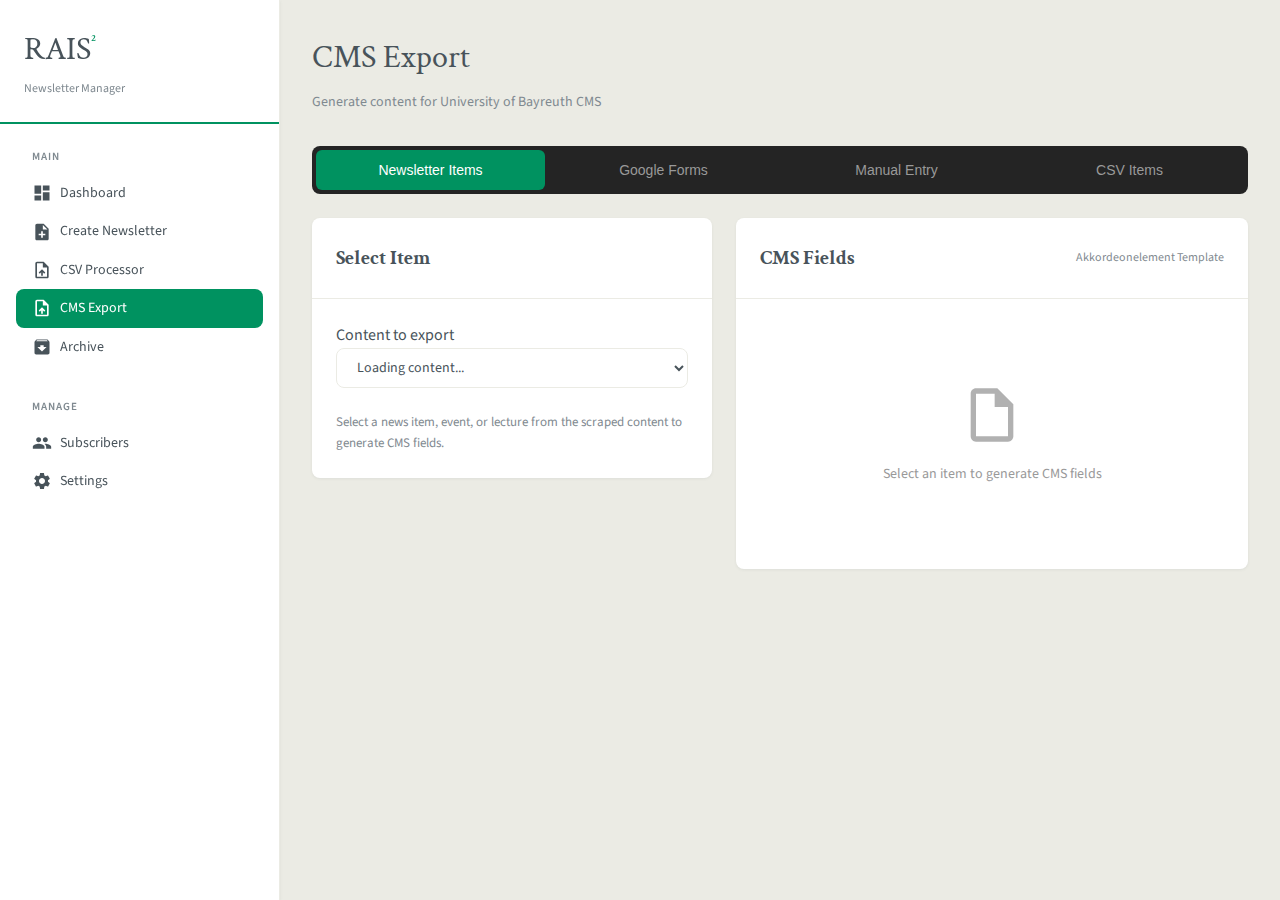
<file: cms-export.html>
<!DOCTYPE html>
<html lang="en">
<head>
    <meta charset="UTF-8">
    <meta name="viewport" content="width=device-width, initial-scale=1.0">
    <title>RAIS² Newsletter - CMS Export</title>
    <link rel="preconnect" href="https://fonts.googleapis.com">
    <link rel="preconnect" href="https://fonts.gstatic.com" crossorigin>
    <link href="https://fonts.googleapis.com/css2?family=Crimson+Text:ital,wght@0,400;0,600;1,400&family=Source+Sans+Pro:wght@400;600;700&display=swap" rel="stylesheet">
    <link rel="stylesheet" href="css/variables.css">
    <link rel="stylesheet" href="css/main.css">
    <link rel="stylesheet" href="css/cms-export.css">
    <script src="https://accounts.google.com/gsi/client" async defer></script>
</head>
<body>
    <button class="mobile-menu-btn">
        <svg viewBox="0 0 24 24" fill="currentColor" width="24" height="24"><path d="M3 18h18v-2H3v2zm0-5h18v-2H3v2zm0-7v2h18V6H3z"/></svg>
    </button>

    <div class="app-container">
        <!-- Sidebar -->
        <aside class="sidebar"></aside>

        <!-- Main Content -->
        <main class="main-content">
            <div class="page-header">
                <h1 class="page-title">CMS Export</h1>
                <p class="page-subtitle">Generate content for University of Bayreuth CMS</p>
            </div>

            <!-- Source Tabs -->
            <div class="cms-source-tabs">
                <button class="cms-source-tab active" data-source="newsletter">Newsletter Items</button>
                <button class="cms-source-tab" data-source="forms">Google Forms</button>
                <button class="cms-source-tab" data-source="manual">Manual Entry</button>
                <button class="cms-source-tab" data-source="csv">CSV Items</button>
            </div>

            <!-- Two Column Layout -->
            <div class="cms-layout">
                <!-- Left Column - Source Selection -->
                <div class="cms-source-panel">
                    <!-- Newsletter Items Source -->
                    <div class="cms-source-content" id="cmsNewsletterSource">
                        <div class="card">
                            <div class="card-header">
                                <h3 class="card-title">Select Item</h3>
                            </div>
                            <div class="card-body">
                                <div class="form-group">
                                    <label>Content to export</label>
                                    <select class="form-input" id="cmsItemSelect">
                                        <option value="">Choose an item...</option>
                                    </select>
                                </div>
                                <p class="text-muted" style="font-size: 13px; margin-top: 12px;">
                                    Select a news item, event, or lecture from the scraped content to generate CMS fields.
                                </p>
                            </div>
                        </div>
                    </div>

                    <!-- Google Forms Source (hidden by default) -->
                    <div class="cms-source-content" id="cmsFormsSource" style="display: none;">
                        <div class="card">
                            <div class="card-header">
                                <h3 class="card-title">Import Data</h3>
                            </div>
                            <div class="card-body">
                                <div class="cms-import-method">
                                    <button class="cms-import-method-btn active" data-method="csv">CSV Upload</button>
                                    <button class="cms-import-method-btn" data-method="json">JSON Paste</button>
                                    <button class="cms-import-method-btn" data-method="sheets">Sheets API</button>
                                </div>

                                <!-- CSV Upload -->
                                <div id="cmsImportCSV">
                                    <div class="cms-import-area" id="csvDropArea">
                                        <svg viewBox="0 0 24 24" fill="currentColor" width="32" height="32"><path d="M19.35 10.04C18.67 6.59 15.64 4 12 4 9.11 4 6.6 5.64 5.35 8.04 2.34 8.36 0 10.91 0 14c0 3.31 2.69 6 6 6h13c2.76 0 5-2.24 5-5 0-2.64-2.05-4.78-4.65-4.96zM14 13v4h-4v-4H7l5-5 5 5h-3z"/></svg>
                                        <p>Drop CSV file here or click to upload</p>
                                        <input type="file" id="csvFileInput" accept=".csv" style="display: none;">
                                    </div>
                                </div>

                                <!-- JSON Paste -->
                                <div id="cmsImportJSON" style="display: none;">
                                    <textarea class="form-input cms-json-textarea" id="jsonInput" placeholder="Paste JSON data here..." rows="6"></textarea>
                                    <button class="btn btn-primary" id="btnParseJson" style="margin-top: 12px;">Parse JSON</button>
                                </div>

                                <!-- Sheets API -->
                                <div id="cmsImportSheets" style="display: none;">
                                    <!-- Auth Method Toggle -->
                                    <div class="cms-auth-toggle" style="margin-bottom: 16px;">
                                        <button class="cms-auth-btn active" data-auth="oauth" id="btnAuthOAuth">
                                            <svg viewBox="0 0 24 24" fill="currentColor" width="16" height="16" style="margin-right: 6px;"><path d="M12.545,10.239v3.821h5.445c-0.712,2.315-2.647,3.972-5.445,3.972c-3.332,0-6.033-2.701-6.033-6.032s2.701-6.032,6.033-6.032c1.498,0,2.866,0.549,3.921,1.453l2.814-2.814C17.503,2.988,15.139,2,12.545,2C7.021,2,2.543,6.477,2.543,12s4.478,10,10.002,10c8.396,0,10.249-7.85,9.426-11.748L12.545,10.239z"/></svg>
                                            Sign in with Google
                                        </button>
                                        <button class="cms-auth-btn" data-auth="apikey" id="btnAuthApiKey">
                                            <svg viewBox="0 0 24 24" fill="currentColor" width="16" height="16" style="margin-right: 6px;"><path d="M12.65 10C11.83 7.67 9.61 6 7 6c-3.31 0-6 2.69-6 6s2.69 6 6 6c2.61 0 4.83-1.67 5.65-4H17v4h4v-4h2v-4H12.65zM7 14c-1.1 0-2-.9-2-2s.9-2 2-2 2 .9 2 2-.9 2-2 2z"/></svg>
                                            Use API Key
                                        </button>
                                    </div>

                                    <!-- OAuth Method -->
                                    <div id="sheetsOAuthMethod">
                                        <div class="form-group">
                                            <label>Google Sheet ID or URL</label>
                                            <input type="text" class="form-input" id="sheetsIdOAuth" placeholder="1BxiMVs0XRA5nFMdKvBdBZjgmUUqptlbs74OgvE2upms">
                                            <small class="text-muted" style="display: block; margin-top: 4px;">Paste the Sheet ID or full URL</small>
                                        </div>
                                        <div class="form-group">
                                            <label>Sheet Name (optional)</label>
                                            <input type="text" class="form-input" id="sheetsRangeOAuth" placeholder="Sheet1">
                                        </div>
                                        <div id="googleUserInfo" style="display: none; margin-bottom: 12px; padding: 8px 12px; background: rgba(255,255,255,0.05); border-radius: 6px;">
                                            <span id="googleUserEmail" style="font-size: 13px;"></span>
                                            <button class="btn btn-sm" id="btnGoogleSignOut" style="margin-left: 8px; padding: 2px 8px; font-size: 12px;">Sign Out</button>
                                        </div>
                                        <button class="btn btn-primary" id="btnFetchSheetsOAuth">
                                            <span id="oauthBtnText">Sign In & Fetch Data</span>
                                        </button>
                                    </div>

                                    <!-- API Key Method -->
                                    <div id="sheetsApiKeyMethod" style="display: none;">
                                        <div class="form-group">
                                            <label>Google Sheet ID</label>
                                            <input type="text" class="form-input" id="sheetsId" placeholder="1BxiMVs0XRA5nFMdKvBdBZjgmUUqptlbs74OgvE2upms">
                                        </div>
                                        <div class="form-group">
                                            <label>Sheet Name (optional)</label>
                                            <input type="text" class="form-input" id="sheetsRange" placeholder="Sheet1">
                                        </div>
                                        <div class="form-group">
                                            <label>API Key</label>
                                            <input type="text" class="form-input" id="sheetsApiKey" placeholder="Your Google Sheets API key">
                                            <small class="text-muted" style="display: block; margin-top: 4px;">
                                                <a href="https://console.cloud.google.com/apis/credentials" target="_blank" style="color: var(--primary);">Get API Key</a> - Enable Sheets API first
                                            </small>
                                        </div>
                                        <button class="btn btn-primary" id="btnFetchSheets">Fetch Data</button>
                                    </div>
                                </div>
                            </div>
                        </div>
                    </div>

                    <!-- Manual Entry Source (hidden by default) -->
                    <div class="cms-source-content" id="cmsManualSource" style="display: none;">
                        <div class="card">
                            <div class="card-header">
                                <h3 class="card-title">Manual Entry</h3>
                            </div>
                            <div class="card-body">
                                <div class="form-group">
                                    <label>Content Type</label>
                                    <select class="form-input" id="manualContentType">
                                        <option value="event">Event</option>
                                        <option value="lecture">Lecture</option>
                                        <option value="news">News</option>
                                        <option value="publication">Publication</option>
                                        <option value="member">Member</option>
                                        <option value="project">Project</option>
                                    </select>
                                </div>
                                <div class="form-group">
                                    <label>Title *</label>
                                    <input type="text" class="form-input" id="manualTitle" placeholder="Enter title...">
                                </div>
                                <div class="form-group">
                                    <label>Description</label>
                                    <textarea class="form-input" id="manualDescription" placeholder="Enter description..." rows="4"></textarea>
                                </div>
                                <div class="form-group">
                                    <label>Date</label>
                                    <input type="text" class="form-input" id="manualDate" placeholder="DD.MM.YYYY">
                                </div>
                                <div class="form-group">
                                    <label>URL</label>
                                    <input type="text" class="form-input" id="manualUrl" placeholder="https://...">
                                </div>
                                <button class="btn btn-primary" id="btnGenerateManual">Generate CMS Fields</button>
                            </div>
                        </div>
                    </div>

                    <!-- CSV Items Source (hidden by default) -->
                    <div class="cms-source-content" id="cmsCsvSource" style="display: none;">
                        <div class="card">
                            <div class="card-header">
                                <h3 class="card-title">CSV Items</h3>
                                <span class="text-muted" id="cmsCsvItemCount">0 items</span>
                            </div>
                            <div class="card-body">
                                <div class="form-group">
                                    <label>Select CSV Item</label>
                                    <select class="form-input" id="cmsCsvItemSelect">
                                        <option value="">Choose an item...</option>
                                    </select>
                                </div>
                                <p class="text-muted" style="font-size: 13px; margin-top: 12px;">
                                    Select a CSV item to generate CMS fields. Items are saved from the CSV Processor page.
                                </p>
                                <div style="margin-top: 12px;">
                                    <a href="csv-processor.html" class="btn btn-sm btn-secondary">Open CSV Processor</a>
                                </div>
                            </div>
                        </div>
                    </div>
                </div>

                <!-- Right Column - CMS Fields -->
                <div class="cms-fields-panel">
                    <div class="card">
                        <div class="card-header" style="flex-wrap: wrap; gap: 12px;">
                            <h3 class="card-title">CMS Fields</h3>
                            <div class="cms-view-toggle" id="cmsViewToggle" style="display: none;">
                                <button class="cms-view-btn active" data-view="cms">CMS View</button>
                                <button class="cms-view-btn" data-view="raw">Raw Data</button>
                            </div>
                            <span class="text-muted" style="font-size: 12px;">Akkordeonelement Template</span>
                        </div>
                        <div class="card-body" id="cmsFieldsContainer">
                            <div class="cms-empty-state">
                                <svg viewBox="0 0 24 24" fill="currentColor" width="48" height="48"><path d="M14 2H6c-1.1 0-1.99.9-1.99 2L4 20c0 1.1.89 2 1.99 2H18c1.1 0 2-.9 2-2V8l-6-6zm4 18H6V4h7v5h5v11z"/></svg>
                                <p>Select an item to generate CMS fields</p>
                            </div>
                        </div>
                    </div>

                    <!-- Preview Section -->
                    <div class="card" id="cmsPreviewSection" style="display: none; margin-top: 16px;">
                        <div class="card-header">
                            <h3 class="card-title">Preview</h3>
                        </div>
                        <div class="card-body">
                            <div class="cms-preview-frame" id="cmsPreviewFrame"></div>
                        </div>
                    </div>
                </div>
            </div>
        </main>
    </div>

    <script src="js/storage.js"></script>
    <script src="js/scraper.js"></script>
    <script src="js/cms-generator.js"></script>
    <script src="js/sidebar.js"></script>
    <script src="js/app.js"></script>
    <script src="js/cms-export-page.js"></script>
</body>
</html>
</file>
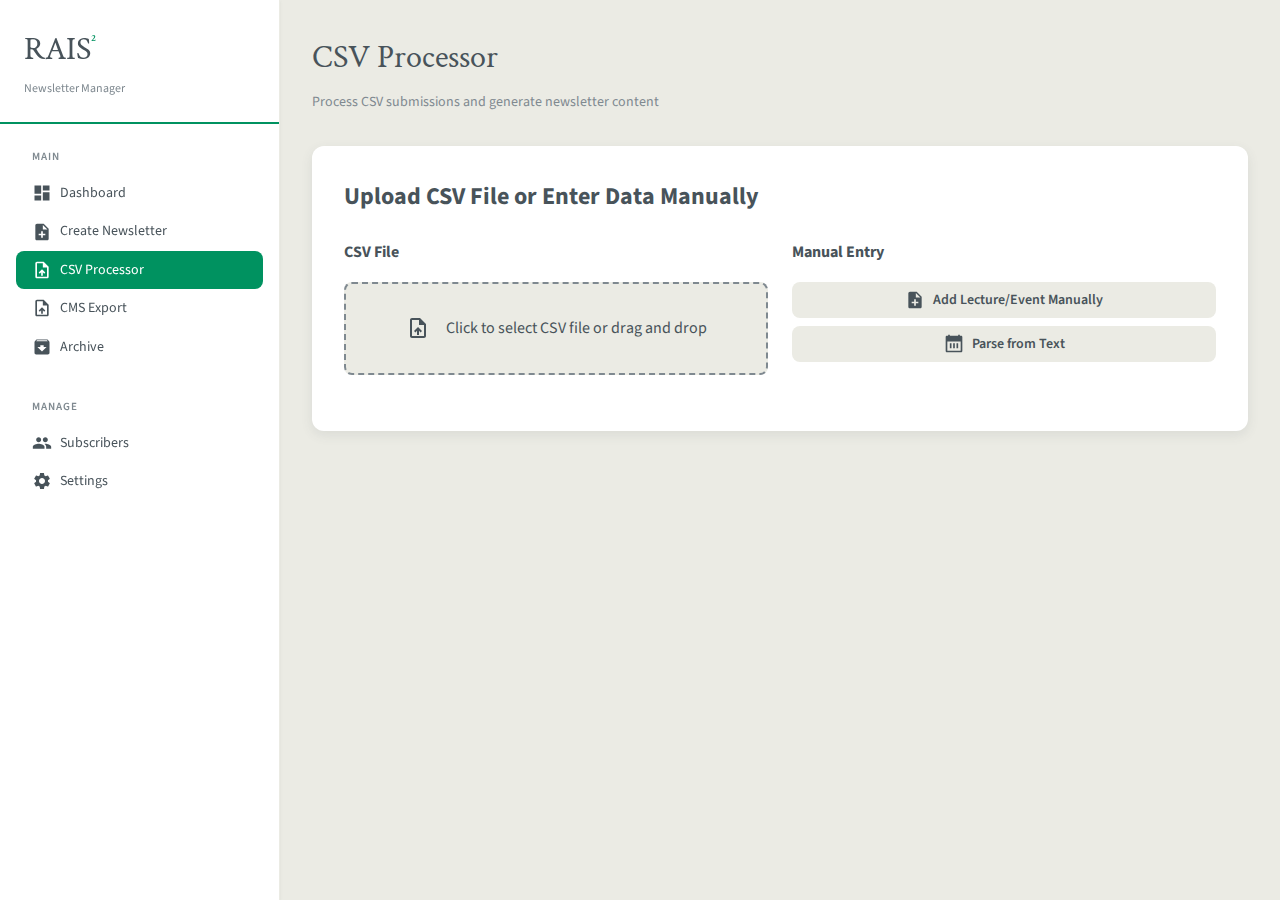
<file: csv-processor.html>
<!DOCTYPE html>
<html lang="en">
<head>
    <meta charset="UTF-8">
    <meta name="viewport" content="width=device-width, initial-scale=1.0">
    <title>RAIS² Newsletter - CSV Processor</title>
    <link rel="preconnect" href="https://fonts.googleapis.com">
    <link rel="preconnect" href="https://fonts.gstatic.com" crossorigin>
    <link href="https://fonts.googleapis.com/css2?family=Crimson+Text:ital,wght@0,400;0,600;1,400&family=Source+Sans+Pro:wght@400;600;700&display=swap" rel="stylesheet">
    <link rel="stylesheet" href="css/variables.css">
    <link rel="stylesheet" href="css/main.css">
    <style>
        .processor-container {
            max-width: 1400px;
            margin: 0 auto;
        }
        .upload-section {
            background: var(--ubt-white);
            border-radius: var(--radius-lg);
            padding: var(--spacing-xl);
            margin-bottom: var(--spacing-xl);
            box-shadow: var(--shadow-md);
        }
        .file-input-wrapper {
            position: relative;
            display: inline-block;
            width: 100%;
        }
        .file-input-wrapper input[type="file"] {
            position: absolute;
            opacity: 0;
            width: 100%;
            height: 100%;
            cursor: pointer;
        }
        .file-input-label {
            display: flex;
            align-items: center;
            justify-content: center;
            gap: var(--spacing-md);
            padding: var(--spacing-xl);
            border: 2px dashed var(--ubt-medium-gray);
            border-radius: var(--radius-md);
            background: var(--ubt-light-gray);
            cursor: pointer;
            transition: var(--transition);
        }
        .file-input-label:hover {
            border-color: var(--ubt-green);
            background: var(--ubt-green-light);
        }
        .file-input-label.has-file {
            border-color: var(--ubt-green);
            background: var(--ubt-green-light);
        }
        .results-section {
            display: grid;
            grid-template-columns: 1fr 1fr;
            gap: var(--spacing-xl);
            margin-bottom: var(--spacing-xl);
        }
        @media (max-width: 1200px) {
            .results-section {
                grid-template-columns: 1fr;
            }
        }
        .output-card {
            background: var(--ubt-white);
            border-radius: var(--radius-lg);
            padding: var(--spacing-xl);
            box-shadow: var(--shadow-md);
        }
        .output-card h3 {
            margin-bottom: var(--spacing-lg);
            color: var(--ubt-dark-gray);
            font-family: var(--font-headline);
            font-size: 24px;
        }
        .output-tabs {
            display: flex;
            gap: var(--spacing-sm);
            margin-bottom: var(--spacing-lg);
            border-bottom: 2px solid var(--ubt-light-gray);
        }
        .output-tab {
            padding: var(--spacing-sm) var(--spacing-md);
            background: transparent;
            border: none;
            border-bottom: 2px solid transparent;
            cursor: pointer;
            font-size: 14px;
            color: var(--ubt-medium-gray);
            transition: var(--transition);
            margin-bottom: -2px;
        }
        .output-tab:hover {
            color: var(--ubt-dark-gray);
        }
        .output-tab.active {
            color: var(--ubt-green);
            border-bottom-color: var(--ubt-green);
            font-weight: 600;
        }
        .output-content {
            display: none;
        }
        .output-content.active {
            display: block;
        }
        .output-textarea {
            width: 100%;
            min-height: 400px;
            padding: var(--spacing-md);
            border: 1px solid var(--ubt-light-gray);
            border-radius: var(--radius-md);
            font-family: 'Courier New', monospace;
            font-size: 13px;
            line-height: 1.6;
            resize: vertical;
            background: #fafafa;
        }
        .output-textarea:focus {
            outline: none;
            border-color: var(--ubt-green);
            background: var(--ubt-white);
        }
        .copy-btn {
            margin-top: var(--spacing-md);
            padding: var(--spacing-sm) var(--spacing-md);
            background: var(--ubt-green);
            color: var(--ubt-white);
            border: none;
            border-radius: var(--radius-md);
            cursor: pointer;
            font-size: 14px;
            transition: var(--transition);
        }
        .copy-btn:hover {
            background: var(--ubt-green-dark);
        }
        .items-list {
            display: flex;
            flex-direction: column;
            gap: var(--spacing-md);
            margin-top: var(--spacing-lg);
        }
        .item-card {
            background: var(--ubt-white);
            border: 1px solid var(--ubt-light-gray);
            border-radius: var(--radius-md);
            padding: var(--spacing-md);
            cursor: pointer;
            transition: var(--transition);
        }
        .item-card:hover {
            border-color: var(--ubt-green);
            box-shadow: var(--shadow-md);
        }
        .item-card.selected {
            border-color: var(--ubt-green);
            background: var(--ubt-green-light);
        }
        .item-header {
            display: flex;
            justify-content: space-between;
            align-items: start;
            margin-bottom: var(--spacing-sm);
        }
        .item-type {
            padding: 4px 8px;
            background: var(--ubt-green-light);
            color: var(--ubt-green-dark);
            border-radius: var(--radius-sm);
            font-size: 11px;
            font-weight: 600;
            text-transform: uppercase;
        }
        .item-title {
            font-weight: 600;
            color: var(--ubt-dark-gray);
            margin-bottom: var(--spacing-xs);
        }
        .item-meta {
            font-size: 12px;
            color: var(--ubt-medium-gray);
            margin-top: var(--spacing-xs);
        }
        .language-tabs {
            display: flex;
            gap: var(--spacing-sm);
            margin-bottom: var(--spacing-md);
        }
        .language-tab {
            padding: var(--spacing-xs) var(--spacing-md);
            background: var(--ubt-light-gray);
            border: none;
            border-radius: var(--radius-md);
            cursor: pointer;
            font-size: 13px;
            transition: var(--transition);
        }
        .language-tab.active {
            background: var(--ubt-green);
            color: var(--ubt-white);
        }
        .save-actions {
            display: flex;
            gap: var(--spacing-md);
            flex-wrap: wrap;
            align-items: center;
        }
        .saved-count {
            font-size: 13px;
            color: var(--ubt-medium-gray);
            margin-left: auto;
        }
        .field-inspector {
            background: var(--ubt-white);
            border-radius: var(--radius-lg);
            padding: var(--spacing-xl);
            margin-bottom: var(--spacing-xl);
            box-shadow: var(--shadow-md);
        }
        .field-inspector h3 {
            color: var(--ubt-dark-gray);
            font-family: var(--font-headline);
            font-size: 22px;
        }
        .inspector-fields {
            display: grid;
            gap: var(--spacing-md);
        }
        .inspector-field label {
            display: flex;
            align-items: center;
            gap: 6px;
            margin-bottom: var(--spacing-xs);
            font-weight: 600;
            color: var(--ubt-dark-gray);
            font-size: 14px;
        }
        .field-tag {
            display: inline-block;
            font-size: 10px;
            font-weight: 600;
            text-transform: uppercase;
            padding: 1px 6px;
            border-radius: 3px;
        }
        .field-tag.required {
            background: #fff3e0;
            color: #e65100;
        }
        .field-tag.optional {
            background: var(--ubt-light-gray);
            color: var(--ubt-medium-gray);
        }
        .inspector-field input,
        .inspector-field textarea,
        .inspector-field select {
            width: 100%;
            padding: var(--spacing-sm);
            border: 1px solid var(--ubt-light-gray);
            border-radius: var(--radius-md);
            font-size: 14px;
        }
        .inspector-field input:focus,
        .inspector-field textarea:focus {
            outline: none;
            border-color: var(--ubt-green);
        }
        .inspector-field.missing-required input,
        .inspector-field.missing-required textarea {
            border-color: #ff9800;
            background: #fff8e1;
        }
    </style>
</head>
<body>
    <button class="mobile-menu-btn">
        <svg viewBox="0 0 24 24" fill="currentColor" width="24" height="24"><path d="M3 18h18v-2H3v2zm0-5h18v-2H3v2zm0-7v2h18V6H3z"/></svg>
    </button>

    <div class="app-container">
        <!-- Sidebar -->
        <aside class="sidebar"></aside>

        <!-- Main Content -->
        <main class="main-content">
            <div class="page-header">
                <h1 class="page-title">CSV Processor</h1>
                <p class="page-subtitle">Process CSV submissions and generate newsletter content</p>
            </div>

            <div class="processor-container">
                <!-- Upload Section -->
                <div class="upload-section">
                    <h2 style="margin-bottom: var(--spacing-lg); color: var(--ubt-dark-gray);">Upload CSV File or Enter Data Manually</h2>
                    <div style="display: grid; grid-template-columns: 1fr 1fr; gap: var(--spacing-lg); margin-bottom: var(--spacing-lg);">
                        <div>
                            <h3 style="font-size: 16px; margin-bottom: var(--spacing-md); color: var(--ubt-dark-gray);">CSV File</h3>
                            <div class="file-input-wrapper">
                                <input type="file" id="csvFileInput" accept=".csv" />
                                <label for="csvFileInput" class="file-input-label" id="fileInputLabel">
                                    <svg viewBox="0 0 24 24" fill="currentColor" width="24" height="24">
                                        <path d="M14 2H6c-1.1 0-1.99.9-1.99 2L4 20c0 1.1.89 2 1.99 2H18c1.1 0 2-.9 2-2V8l-6-6zm4 18H6V4h7v5h5v11zM8 15.01l1.41 1.41L11 14.84V19h2v-4.16l1.59 1.59L16 15.01 12.01 11 8 15.01z"/>
                                    </svg>
                                    <span id="fileLabelText">Click to select CSV file or drag and drop</span>
                                </label>
                            </div>
                        </div>
                        <div>
                            <h3 style="font-size: 16px; margin-bottom: var(--spacing-md); color: var(--ubt-dark-gray);">Manual Entry</h3>
                            <button class="btn btn-secondary" onclick="showManualEntry()" style="width: 100%; margin-bottom: var(--spacing-sm);">
                                <svg viewBox="0 0 24 24" fill="currentColor" width="20" height="20"><path d="M14 2H6c-1.1 0-1.99.9-1.99 2L4 20c0 1.1.89 2 1.99 2H18c1.1 0 2-.9 2-2V8l-6-6zm2 14h-3v3h-2v-3H8v-2h3v-3h2v3h3v2zm-3-7V3.5L18.5 9H13z"/></svg>
                                Add Lecture/Event Manually
                            </button>
                            <button class="btn btn-secondary" onclick="showTextParser()" style="width: 100%;">
                                <svg viewBox="0 0 24 24" fill="currentColor" width="20" height="20"><path d="M9 11H7v6h2v-6zm4 0h-2v6h2v-6zm4 0h-2v6h2v-6zm2.5-9H19V1h-2v1H7V1H5v1H3.5C2.67 2 2 2.67 2 3.5v17C2 21.33 2.67 22 3.5 22h17c.83 0 1.5-.67 1.5-1.5v-17C22 2.67 21.33 2 20.5 2zM20 20H4V9h16v11z"/></svg>
                                Parse from Text
                            </button>
                        </div>
                    </div>
                    
                    <!-- Text Parser Form -->
                    <div id="textParserForm" style="display: none; padding: var(--spacing-lg); background: var(--ubt-light-gray); border-radius: var(--radius-md); margin-top: var(--spacing-lg);">
                        <h3 style="margin-bottom: var(--spacing-md); color: var(--ubt-dark-gray);">Paste Lecture/Event Text</h3>
                        <div style="display: grid; gap: var(--spacing-md);">
                            <div>
                                <label style="display: block; margin-bottom: var(--spacing-xs); font-weight: 600; color: var(--ubt-dark-gray);">Text</label>
                                <textarea id="parserText" placeholder='Paste text like: "Lecture \"Einführung in Algorithmische Fairness\"\nDr. Timo Speith from the Chair of Philosophy, Computer Science, and AI at the University of Bayreuth will give a lecture titled \"Introduction to Algorithmic Fairness\" for the association b{u}ilt on November 27, 2025, from 18:00 to 19:00 in room S 66 (RW1)."' rows="6" style="width: 100%; padding: var(--spacing-sm); border: 1px solid var(--ubt-light-gray); border-radius: var(--radius-md); resize: vertical; font-family: monospace;"></textarea>
                            </div>
                            <div style="display: flex; gap: var(--spacing-md);">
                                <button class="btn btn-primary" onclick="parseText()">Parse & Add</button>
                                <button class="btn btn-secondary" onclick="hideTextParser()">Cancel</button>
                            </div>
                        </div>
                    </div>

                    <!-- Manual Entry Form -->
                    <div id="manualEntryForm" style="display: none; padding: var(--spacing-lg); background: var(--ubt-light-gray); border-radius: var(--radius-md); margin-top: var(--spacing-lg);">
                        <h3 style="margin-bottom: var(--spacing-md); color: var(--ubt-dark-gray);">Enter Lecture/Event Information</h3>
                        <div style="display: grid; gap: var(--spacing-md);">
                            <div>
                                <label style="display: block; margin-bottom: var(--spacing-xs); font-weight: 600; color: var(--ubt-dark-gray);">Type</label>
                                <select id="manualType" style="width: 100%; padding: var(--spacing-sm); border: 1px solid var(--ubt-light-gray); border-radius: var(--radius-md);">
                                    <option value="Lecture">Lecture / Talk</option>
                                    <option value="Event">Event</option>
                                    <option value="Workshop">Workshop</option>
                                    <option value="Conference">Conference</option>
                                    <option value="Call for Papers">Call for Papers</option>
                                    <option value="General News">General News</option>
                                </select>
                            </div>
                            <div>
                                <label style="display: block; margin-bottom: var(--spacing-xs); font-weight: 600; color: var(--ubt-dark-gray);">Title</label>
                                <input type="text" id="manualTitle" placeholder="e.g., Einführung in Algorithmische Fairness" style="width: 100%; padding: var(--spacing-sm); border: 1px solid var(--ubt-light-gray); border-radius: var(--radius-md);" />
                            </div>
                            <div>
                                <label style="display: block; margin-bottom: var(--spacing-xs); font-weight: 600; color: var(--ubt-dark-gray);">Speaker</label>
                                <input type="text" id="manualSpeaker" placeholder="e.g., Dr. Timo Speith from the Chair of Philosophy, Computer Science, and AI" style="width: 100%; padding: var(--spacing-sm); border: 1px solid var(--ubt-light-gray); border-radius: var(--radius-md);" />
                            </div>
                            <div>
                                <label style="display: block; margin-bottom: var(--spacing-xs); font-weight: 600; color: var(--ubt-dark-gray);">Date & Time</label>
                                <input type="text" id="manualDate" placeholder="e.g., November 27, 2025, from 18:00 to 19:00" style="width: 100%; padding: var(--spacing-sm); border: 1px solid var(--ubt-light-gray); border-radius: var(--radius-md);" />
                            </div>
                            <div>
                                <label style="display: block; margin-bottom: var(--spacing-xs); font-weight: 600; color: var(--ubt-dark-gray);">Location</label>
                                <input type="text" id="manualLocation" placeholder="e.g., room S 66 (RW1)" style="width: 100%; padding: var(--spacing-sm); border: 1px solid var(--ubt-light-gray); border-radius: var(--radius-md);" />
                            </div>
                            <div>
                                <label style="display: block; margin-bottom: var(--spacing-xs); font-weight: 600; color: var(--ubt-dark-gray);">Description</label>
                                <textarea id="manualDescription" placeholder="Brief description of the lecture/event" rows="3" style="width: 100%; padding: var(--spacing-sm); border: 1px solid var(--ubt-light-gray); border-radius: var(--radius-md); resize: vertical;"></textarea>
                            </div>
                            <div style="display: flex; gap: var(--spacing-md);">
                                <button class="btn btn-primary" onclick="addManualEntry()">Add to List</button>
                                <button class="btn btn-secondary" onclick="hideManualEntry()">Cancel</button>
                            </div>
                        </div>
                    </div>
                </div>

                <!-- Items List -->
                <div id="itemsSection" class="card" style="display: none;">
                    <div class="card-header">
                        <h2 class="card-title">Processed Items</h2>
                    </div>
                    <div class="card-body">
                        <div class="items-list" id="itemsList"></div>
                    </div>
                </div>

                <!-- Save to Newsletter Actions -->
                <div id="csvSaveActions" class="card" style="display: none; margin-bottom: var(--spacing-xl);">
                    <div class="card-header">
                        <h2 class="card-title">Save to Newsletter</h2>
                        <span class="saved-count" id="csvSavedCount">0 items saved</span>
                    </div>
                    <div class="card-body">
                        <p style="color: var(--ubt-medium-gray); font-size: 13px; margin-bottom: var(--spacing-md);">
                            Save processed items to make them available in the Newsletter Builder, CMS Export, and Dashboard.
                        </p>
                        <div class="save-actions">
                            <button class="btn btn-primary" id="btnSaveAllCSV">
                                <svg viewBox="0 0 24 24" fill="currentColor" width="16" height="16"><path d="M17 3H5c-1.11 0-2 .9-2 2v14c0 1.1.89 2 2 2h14c1.1 0 2-.9 2-2V7l-4-4zm-5 16c-1.66 0-3-1.34-3-3s1.34-3 3-3 3 1.34 3 3-1.34 3-3 3zm3-10H5V5h10v4z"/></svg>
                                Save All Items
                            </button>
                            <button class="btn btn-secondary" id="btnSaveSelectedCSV" disabled>
                                <svg viewBox="0 0 24 24" fill="currentColor" width="16" height="16"><path d="M17 3H5c-1.11 0-2 .9-2 2v14c0 1.1.89 2 2 2h14c1.1 0 2-.9 2-2V7l-4-4zm-5 16c-1.66 0-3-1.34-3-3s1.34-3 3-3 3 1.34 3 3-1.34 3-3 3zm3-10H5V5h10v4z"/></svg>
                                Save Selected
                            </button>
                            <button class="btn btn-secondary" id="btnClearSavedCSV">
                                <svg viewBox="0 0 24 24" fill="currentColor" width="16" height="16"><path d="M6 19c0 1.1.9 2 2 2h8c1.1 0 2-.9 2-2V7H6v12zM19 4h-3.5l-1-1h-5l-1 1H5v2h14V4z"/></svg>
                                Clear Saved
                            </button>
                        </div>
                    </div>
                </div>

                <!-- Field Inspector -->
                <div id="fieldInspector" class="field-inspector" style="display: none;">
                    <div style="display: flex; justify-content: space-between; align-items: center; margin-bottom: var(--spacing-lg);">
                        <h3 style="margin: 0;">Field Inspector</h3>
                        <span class="text-muted" id="inspectorItemTitle" style="font-size: 13px;"></span>
                    </div>
                    <div class="inspector-fields">
                        <div class="inspector-field">
                            <label>Type</label>
                            <select id="inspectorType" onchange="onInspectorTypeChange()">
                                <option value="lecture">Lecture / Talk</option>
                                <option value="event">Event</option>
                                <option value="workshop">Workshop</option>
                                <option value="conference">Conference</option>
                                <option value="cfp">Call for Papers / Positions</option>
                                <option value="news">General News</option>
                            </select>
                        </div>
                        <div id="inspectorDynamicFields"></div>
                    </div>
                    <div style="display: flex; gap: var(--spacing-md); margin-top: var(--spacing-lg);">
                        <button class="btn btn-primary" onclick="generateFromInspector()">Generate Text</button>
                    </div>
                </div>

                <!-- Results Section -->
                <div id="resultsSection" class="results-section" style="display: none;">
                    <!-- Selected Item Output -->
                    <div class="output-card">
                        <h3>Generated Content</h3>
                        <div class="language-tabs">
                            <button class="language-tab active" data-lang="de">German</button>
                            <button class="language-tab" data-lang="en">English</button>
                        </div>
                        <div class="output-tabs">
                            <button class="output-tab" data-output="prompt">LLM Prompt</button>
                            <button class="output-tab" data-output="html">HTML</button>
                            <button class="output-tab active" data-output="text">Plain Text</button>
                        </div>
                        <div id="outputContent" class="output-content active">
                            <textarea id="outputTextarea" class="output-textarea" readonly></textarea>
                            <button class="copy-btn" onclick="copyToClipboard()">Copy to Clipboard</button>
                        </div>

                        <!-- AI Enhancement Actions -->
                        <div id="aiEnhancementSection" style="margin-top: var(--spacing-md); padding: var(--spacing-md); background: rgba(0, 146, 96, 0.05); border: 1px solid rgba(0, 146, 96, 0.2); border-radius: var(--radius-md);">
                            <h4 style="margin: 0 0 var(--spacing-sm) 0; font-size: 14px; color: var(--ubt-green); display: flex; align-items: center; gap: 6px;">
                                <svg width="16" height="16" viewBox="0 0 24 24" fill="currentColor"><path d="M19 9l1.25-2.75L23 5l-2.75-1.25L19 1l-1.25 2.75L15 5l2.75 1.25L19 9zM11.5 9.5L9 4 6.5 9.5 1 12l5.5 2.5L9 20l2.5-5.5L17 12l-5.5-2.5z"/></svg>
                                AI Enhancement
                            </h4>
                            <p style="font-size: 12px; color: var(--ubt-medium-gray); margin: 0 0 var(--spacing-sm) 0;">Generate polished text with AI, or open the prompt in an external LLM chat.</p>
                            <div style="display: flex; gap: var(--spacing-sm); flex-wrap: wrap;">
                                <button class="btn btn-primary btn-sm" id="btnGenerateWithAI" onclick="generateWithAI()" style="font-size: 13px;">
                                    <svg width="14" height="14" viewBox="0 0 24 24" fill="currentColor"><path d="M19 9l1.25-2.75L23 5l-2.75-1.25L19 1l-1.25 2.75L15 5l2.75 1.25L19 9zM11.5 9.5L9 4 6.5 9.5 1 12l5.5 2.5L9 20l2.5-5.5L17 12l-5.5-2.5z"/></svg>
                                    Generate with AI
                                </button>
                                <button class="btn btn-secondary btn-sm" onclick="openInExternalChat('chatgpt')" style="font-size: 13px;" title="Copy prompt & open ChatGPT">
                                    Open in ChatGPT
                                </button>
                                <button class="btn btn-secondary btn-sm" onclick="openInExternalChat('claude')" style="font-size: 13px;" title="Copy prompt & open Claude">
                                    Open in Claude
                                </button>
                                <button class="btn btn-secondary btn-sm" onclick="openInExternalChat('gemini')" style="font-size: 13px;" title="Copy prompt & open Gemini">
                                    Open in Gemini
                                </button>
                            </div>
                            <div id="aiGenerationStatus" style="display: none; margin-top: var(--spacing-sm); font-size: 13px; padding: 8px 12px; border-radius: var(--radius-sm); background: rgba(0, 146, 96, 0.1); color: var(--ubt-green);"></div>
                        </div>
                    </div>

                    <!-- Preview Card -->
                    <div class="output-card">
                        <h3>Preview</h3>
                        <div id="previewContent" style="padding: var(--spacing-md); background: var(--ubt-light-gray); border-radius: var(--radius-md); min-height: 400px;">
                            <p style="color: var(--ubt-medium-gray); text-align: center;">Select an item to see preview</p>
                        </div>
                    </div>
                </div>
            </div>
        </main>
    </div>

    <script src="js/storage.js"></script>
    <script src="js/csv-utils.js"></script>
    <script src="js/ai-chat.js"></script>
    <script src="js/sidebar.js"></script>
    <script src="js/app.js"></script>
    <script>
        let csvData = [];
        let selectedItem = null;
        let selectedItemIndex = -1;
        let inspectorFieldCache = {};
        let currentLanguage = 'de';
        let currentOutputType = 'text';

        // File input handler
        document.getElementById('csvFileInput').addEventListener('change', handleFileSelect);
        
        // Drag and drop
        const fileInputLabel = document.getElementById('fileInputLabel');
        fileInputLabel.addEventListener('dragover', (e) => {
            e.preventDefault();
            fileInputLabel.style.borderColor = 'var(--ubt-green)';
        });
        fileInputLabel.addEventListener('dragleave', () => {
            fileInputLabel.style.borderColor = 'var(--ubt-medium-gray)';
        });
        fileInputLabel.addEventListener('drop', (e) => {
            e.preventDefault();
            fileInputLabel.style.borderColor = 'var(--ubt-medium-gray)';
            const files = e.dataTransfer.files;
            if (files.length > 0 && files[0].name.endsWith('.csv')) {
                processFile(files[0]);
            }
        });

        function handleFileSelect(e) {
            const file = e.target.files[0];
            if (file) {
                processFile(file);
            }
        }

        function processFile(file) {
            const reader = new FileReader();
            reader.onload = (e) => {
                const text = e.target.result;
                csvData = parseCSV(text);
                displayItems(csvData);
                document.getElementById('fileLabelText').textContent = file.name;
                document.getElementById('fileInputLabel').classList.add('has-file');
                document.getElementById('itemsSection').style.display = 'block';
            };
            reader.readAsText(file);
        }

        // Delegate parsing to shared CSVUtils module
        function parseCSV(text) {
            return CSVUtils.parseCSV(text);
        }

        function parseCSVLine(line) {
            return CSVUtils.parseCSVLine(line);
        }

        function displayItems(items) {
            const container = document.getElementById('itemsList');
            container.innerHTML = items.map((item, index) => {
                const type = extractField(item, ['Type of Submission', 'Type']) || 'Unknown';
                const title = extractField(item, [
                    'Title of Event/Talk/News',
                    'What is the title of the talk/lecture?',
                    'What is the title?',
                    'What is the title of the event?',
                    'Title'
                ]) || 'Untitled';
                const date = extractField(item, [
                    'When will the talk/lecture take place?',
                    'When will the talk/lecture take place',
                    'Date',
                    'When',
                    'Timestamp'
                ]) || 'No date';
                
                return `
                    <div class="item-card" data-index="${index}" onclick="selectItem(${index})">
                        <div class="item-header">
                            <div>
                                <div class="item-type">${type}</div>
                                <div class="item-title">${title}</div>
                            </div>
                        </div>
                        <div class="item-meta">${date}</div>
                    </div>
                `;
            }).join('');

            // Show save actions when items exist
            document.getElementById('csvSaveActions').style.display = 'block';
            updateSavedCount();
        }

        function selectItem(index) {
            selectedItem = csvData[index];
            selectedItemIndex = index;

            // Update UI
            document.querySelectorAll('.item-card').forEach((card, i) => {
                card.classList.toggle('selected', i === index);
            });

            document.getElementById('btnSaveSelectedCSV').disabled = false;
            document.getElementById('resultsSection').style.display = 'none';
            populateInspector(selectedItem);
        }

        // Language tabs
        document.querySelectorAll('.language-tab').forEach(tab => {
            tab.addEventListener('click', () => {
                document.querySelectorAll('.language-tab').forEach(t => t.classList.remove('active'));
                tab.classList.add('active');
                currentLanguage = tab.dataset.lang;
                updateOutput();
            });
        });

        // Output type tabs
        document.querySelectorAll('.output-tab').forEach(tab => {
            tab.addEventListener('click', () => {
                document.querySelectorAll('.output-tab').forEach(t => t.classList.remove('active'));
                tab.classList.add('active');
                currentOutputType = tab.dataset.output;
                updateOutput();
            });
        });

        function updateOutput() {
            if (!selectedItem) return;

            let content = '';
            let preview = '';

            if (currentOutputType === 'prompt') {
                content = generatePrompt(selectedItem, currentLanguage);
            } else if (currentOutputType === 'html') {
                content = generateHTML(selectedItem, currentLanguage);
                preview = content;
            } else if (currentOutputType === 'text') {
                content = generatePlainText(selectedItem, currentLanguage);
                preview = `<pre style="white-space: pre-wrap; font-family: inherit;">${App.escapeHtml(content)}</pre>`;
            }

            document.getElementById('outputTextarea').value = content;
            document.getElementById('previewContent').innerHTML = preview || `<p style="color: var(--ubt-medium-gray);">Preview not available for prompts</p>`;
        }

        // Delegate to shared CSVUtils module
        function extractField(item, possibleKeys) {
            return CSVUtils.extractField(item, possibleKeys);
        }

        function generatePrompt(item, lang) {
            return CSVUtils.generatePrompt(item, lang);
        }

        function generateHTML(item, lang) {
            return CSVUtils.generateHTML(item, lang);
        }

        function generatePlainText(item, lang) {
            return CSVUtils.generatePlainText(item, lang);
        }

        // ===== AI Enhancement Functions =====

        async function generateWithAI() {
            if (!selectedItem) return;

            const statusEl = document.getElementById('aiGenerationStatus');
            const btn = document.getElementById('btnGenerateWithAI');

            if (!StorageManager.isAIConfigured()) {
                App.showToast('AI not configured. Go to Settings to set up an AI provider.', 'error');
                return;
            }

            statusEl.style.display = 'block';
            statusEl.textContent = 'Generating with AI...';
            btn.disabled = true;

            try {
                const prompt = generatePrompt(selectedItem, currentLanguage);

                if (!window.AIChat) {
                    throw new Error('AI Chat module not loaded');
                }

                AIChat.loadSettings();
                if (AIChat.settings.provider === 'puter') {
                    await AIChat.loadPuter();
                }

                const response = await AIChat.callAI(prompt);
                document.getElementById('outputTextarea').value = response;

                statusEl.textContent = 'AI generation complete!';
                setTimeout(() => { statusEl.style.display = 'none'; }, 3000);
                App.showToast('AI text generated successfully!', 'success');
            } catch (error) {
                console.error('AI generation error:', error);
                statusEl.textContent = 'Error: ' + error.message;
                App.showToast('AI generation failed: ' + error.message, 'error');
            } finally {
                btn.disabled = false;
            }
        }

        function openInExternalChat(provider) {
            if (!selectedItem) return;

            const prompt = generatePrompt(selectedItem, currentLanguage);

            // Always copy to clipboard as fallback
            navigator.clipboard.writeText(prompt).catch(() => {
                const textarea = document.createElement('textarea');
                textarea.value = prompt;
                textarea.style.position = 'fixed';
                textarea.style.opacity = '0';
                document.body.appendChild(textarea);
                textarea.select();
                document.execCommand('copy');
                document.body.removeChild(textarea);
            });

            const encodedPrompt = encodeURIComponent(prompt);

            switch (provider) {
                case 'chatgpt':
                    // ChatGPT natively supports ?q= to pre-fill the prompt
                    window.open(`https://chatgpt.com/?q=${encodedPrompt}&temporary-chat=true`, '_blank');
                    App.showToast('Opening ChatGPT with prompt pre-filled...', 'success');
                    break;
                case 'claude':
                    // Try ?q= param (may or may not pre-fill), clipboard as fallback
                    window.open(`https://claude.ai/new?q=${encodedPrompt}`, '_blank');
                    App.showToast('Opening Claude... Prompt also copied to clipboard if needed.', 'success');
                    break;
                case 'gemini':
                    // Gemini guided-learning mode natively supports ?query= for pre-filling
                    window.open(`https://gemini.google.com/guided-learning?query=${encodedPrompt}`, '_blank');
                    App.showToast('Opening Gemini with prompt pre-filled...', 'success');
                    break;
            }
        }

        function copyToClipboard() {
            const textarea = document.getElementById('outputTextarea');
            textarea.select();
            document.execCommand('copy');
            
            const btn = event.target;
            const originalText = btn.textContent;
            btn.textContent = 'Copied!';
            btn.style.background = '#2e7d32';
            setTimeout(() => {
                btn.textContent = originalText;
                btn.style.background = '';
            }, 2000);
        }

        // Manual entry functions
        function showManualEntry() {
            document.getElementById('manualEntryForm').style.display = 'block';
            document.getElementById('textParserForm').style.display = 'none';
        }

        function hideManualEntry() {
            document.getElementById('manualEntryForm').style.display = 'none';
            // Clear form
            document.getElementById('manualType').value = 'Lecture';
            document.getElementById('manualTitle').value = '';
            document.getElementById('manualSpeaker').value = '';
            document.getElementById('manualDate').value = '';
            document.getElementById('manualLocation').value = '';
            document.getElementById('manualDescription').value = '';
        }

        function showTextParser() {
            document.getElementById('textParserForm').style.display = 'block';
            document.getElementById('manualEntryForm').style.display = 'none';
        }

        function hideTextParser() {
            document.getElementById('textParserForm').style.display = 'none';
            document.getElementById('parserText').value = '';
        }

        function parseText() {
            const text = document.getElementById('parserText').value.trim();
            if (!text) {
                alert('Please paste some text');
                return;
            }

            const item = {
                'Type of Submission': 'Lecture',
                'Title of Event/Talk/News': '',
                'Who will be the speaker?': '',
                'When will the talk/lecture take place?': '',
                'Where will the talk/lecture take place?': '',
                'Brief Description (What is it about?)': text
            };

            // Extract title (look for "Lecture "title"" or "Vorlesung "title"")
            const titleMatch = text.match(/(?:Lecture|Vorlesung)\s+["']([^"']+)["']/i);
            if (titleMatch) {
                item['Title of Event/Talk/News'] = titleMatch[1];
            }

            // Extract speaker (look for "Dr." or names before "will give" or "wird")
            const speakerMatch = text.match(/([^\.]+(?:Dr\.|Prof\.|Mr\.|Ms\.|Mrs\.)[^\.]+?)(?:will give|wird|from|vom|von der)/i) ||
                                text.match(/([A-Z][^\.]+?)(?:\s+from|\s+vom|\s+von der|\s+will give|\s+wird)/);
            if (speakerMatch) {
                item['Who will be the speaker?'] = speakerMatch[1].trim();
            }

            // Extract date/time (look for dates like "November 27, 2025" or "27. November 2025")
            const dateMatch = text.match(/((?:November|Dezember|Januar|February|March|April|May|June|July|August|September|October|November|December)\s+\d{1,2},?\s+\d{4})/i) ||
                            text.match(/(\d{1,2}\.\s*(?:November|Dezember|Januar|February|March|April|May|June|July|August|September|October|November|December)\s+\d{4})/i);
            if (dateMatch) {
                let dateStr = dateMatch[1];
                // Extract time if present
                const timeMatch = text.match(/(?:from|von)\s+(\d{1,2}:\d{2})(?:\s+to|\s+bis)?\s*(\d{1,2}:\d{2})?/i);
                if (timeMatch) {
                    dateStr += timeMatch[2] ? `, from ${timeMatch[1]} to ${timeMatch[2]}` : `, from ${timeMatch[1]}`;
                }
                item['When will the talk/lecture take place?'] = dateStr;
            }

            // Extract location (look for "room" or "Raum" or "in room" or "im Raum")
            const locationMatch = text.match(/(?:in|im)\s+(?:room|Raum)?\s*([A-Z]\s*\d+[^\.]+?)(?:\.|,|$)/i) ||
                                text.match(/(?:room|Raum)\s+([A-Z]\s*\d+[^\.]+?)(?:\.|,|$)/i);
            if (locationMatch) {
                item['Where will the talk/lecture take place?'] = locationMatch[1].trim();
            }

            // If no title found, try to extract from the beginning
            if (!item['Title of Event/Talk/News']) {
                const firstLine = text.split('\n')[0];
                const titleInLine = firstLine.match(/(?:Lecture|Vorlesung)\s+["']([^"']+)["']/i);
                if (titleInLine) {
                    item['Title of Event/Talk/News'] = titleInLine[1];
                } else {
                    item['Title of Event/Talk/News'] = firstLine.substring(0, 50);
                }
            }

            if (!item['Title of Event/Talk/News']) {
                alert('Could not extract title. Please use manual entry.');
                return;
            }

            csvData.push(item);
            displayItems(csvData);
            hideTextParser();
            
            // Select the newly added item
            selectItem(csvData.length - 1);
            
            App.showToast('Text parsed and added successfully!', 'success');
        }

        function addManualEntry() {
            const item = {
                'Type of Submission': document.getElementById('manualType').value,
                'Title of Event/Talk/News': document.getElementById('manualTitle').value,
                'Who will be the speaker?': document.getElementById('manualSpeaker').value,
                'When will the talk/lecture take place?': document.getElementById('manualDate').value,
                'Where will the talk/lecture take place?': document.getElementById('manualLocation').value,
                'Brief Description (What is it about?)': document.getElementById('manualDescription').value
            };

            if (!item['Title of Event/Talk/News']) {
                alert('Please enter a title');
                return;
            }

            csvData.push(item);
            displayItems(csvData);
            hideManualEntry();
            
            // Select the newly added item
            selectItem(csvData.length - 1);
            
            App.showToast('Item added successfully!', 'success');
        }

        // ===== Field Inspector Functions =====

        function escapeHtmlAttr(str) {
            return str.replace(/&/g, '&amp;').replace(/"/g, '&quot;').replace(/</g, '&lt;').replace(/>/g, '&gt;');
        }

        function populateInspector(item) {
            const fields = CSVUtils._extractFields(item);
            const type = fields.category;

            // Reset cache with original values
            inspectorFieldCache = { ...fields };

            // Set type dropdown
            document.getElementById('inspectorType').value = type;
            document.getElementById('inspectorItemTitle').textContent = fields.title || 'Untitled';

            // Render fields
            renderInspectorFields(type, fields);

            // Show inspector
            document.getElementById('fieldInspector').style.display = 'block';
            document.getElementById('fieldInspector').scrollIntoView({ behavior: 'smooth', block: 'start' });
        }

        function renderInspectorFields(type, fields) {
            const typeConfig = CSVUtils.TYPE_FIELDS[type] || CSVUtils.TYPE_FIELDS.news;
            const allFields = [...typeConfig.required, ...typeConfig.optional];
            const container = document.getElementById('inspectorDynamicFields');

            container.innerHTML = allFields.map(fieldKey => {
                const label = CSVUtils.FIELD_LABELS[fieldKey] || { de: fieldKey, en: fieldKey };
                const isRequired = typeConfig.required.includes(fieldKey);
                const value = fields[fieldKey] || '';
                const isEmpty = !value.trim();
                const missingClass = isRequired && isEmpty ? ' missing-required' : '';
                const tagHtml = isRequired
                    ? '<span class="field-tag required">Required</span>'
                    : '<span class="field-tag optional">Optional</span>';
                const isTextarea = fieldKey === 'description' || fieldKey === 'biography';
                const inputHtml = isTextarea
                    ? `<textarea id="inspector_${fieldKey}" rows="3" style="resize: vertical;">${escapeHtmlAttr(value)}</textarea>`
                    : `<input type="text" id="inspector_${fieldKey}" value="${escapeHtmlAttr(value)}" />`;

                return `<div class="inspector-field${missingClass}" data-field="${fieldKey}">
                    <label>${label.en} ${tagHtml}</label>
                    ${inputHtml}
                </div>`;
            }).join('');

            // Live highlight: clear missing-required when user types
            allFields.forEach(fieldKey => {
                const el = document.getElementById(`inspector_${fieldKey}`);
                if (el && typeConfig.required.includes(fieldKey)) {
                    el.addEventListener('input', () => {
                        el.closest('.inspector-field').classList.toggle('missing-required', !el.value.trim());
                    });
                }
            });
        }

        function onInspectorTypeChange() {
            const type = document.getElementById('inspectorType').value;
            // Save current form values to cache
            const formValues = getInspectorFieldValues();
            Object.assign(inspectorFieldCache, formValues);

            // Get original fields as baseline
            const originalFields = selectedItemIndex >= 0 ? CSVUtils._extractFields(csvData[selectedItemIndex]) : {};
            // Merge: original → cache (cache includes user edits)
            const merged = { ...originalFields, ...inspectorFieldCache };
            renderInspectorFields(type, merged);
        }

        function getInspectorFieldValues() {
            const values = {};
            Object.keys(CSVUtils.FIELD_LABELS).forEach(key => {
                const el = document.getElementById(`inspector_${key}`);
                if (el) values[key] = el.value || '';
            });
            return values;
        }

        function buildItemFromInspector() {
            const type = document.getElementById('inspectorType').value;
            const typeLabel = CSVUtils.TYPE_LABELS[type] || CSVUtils.TYPE_LABELS.news;
            const values = getInspectorFieldValues();

            // Build a raw CSV-like object using the first key from each FIELD_MAPS entry
            const item = {};
            item[CSVUtils.FIELD_MAPS.type[0]] = typeLabel.en;

            Object.keys(values).forEach(fieldKey => {
                if (CSVUtils.FIELD_MAPS[fieldKey] && CSVUtils.FIELD_MAPS[fieldKey].length > 0) {
                    item[CSVUtils.FIELD_MAPS[fieldKey][0]] = values[fieldKey];
                }
            });

            return item;
        }

        function generateFromInspector() {
            selectedItem = buildItemFromInspector();
            document.getElementById('resultsSection').style.display = 'grid';
            updateOutput();
            document.getElementById('resultsSection').scrollIntoView({ behavior: 'smooth', block: 'start' });
        }

        // ===== Save to Newsletter Logic =====

        function updateSavedCount() {
            const data = StorageManager.getCSVItems();
            const count = data.items ? data.items.length : 0;
            const el = document.getElementById('csvSavedCount');
            if (el) el.textContent = `${count} item${count !== 1 ? 's' : ''} saved`;
        }

        function saveAllCSVItems() {
            if (csvData.length === 0) {
                App.showToast('No items to save', 'error');
                return;
            }
            StorageManager.clearCSVItems();
            const transformed = CSVUtils.transformItems(csvData, currentLanguage);
            // Auto-generate texts for all items
            transformed.forEach((item, i) => {
                item.generatedText = {
                    de: CSVUtils.generateAllTexts(csvData[i], 'de'),
                    en: CSVUtils.generateAllTexts(csvData[i], 'en')
                };
            });
            const saved = StorageManager.addCSVItems(transformed);
            updateSavedCount();
            App.showToast(`${saved.length} CSV items saved with generated text!`, 'success');
        }

        function saveSelectedCSVItem() {
            if (!selectedItem) {
                App.showToast('No item selected', 'error');
                return;
            }
            const transformed = CSVUtils.transformItem(selectedItem, currentLanguage);
            // Auto-generate texts for this item
            transformed.generatedText = {
                de: CSVUtils.generateAllTexts(selectedItem, 'de'),
                en: CSVUtils.generateAllTexts(selectedItem, 'en')
            };
            StorageManager.addCSVItem(transformed);
            updateSavedCount();
            App.showToast('CSV item saved with generated text!', 'success');
        }

        function clearSavedCSVItems() {
            StorageManager.clearCSVItems();
            updateSavedCount();
            App.showToast('Saved CSV items cleared', 'success');
        }

        // Wire up save buttons
        document.getElementById('btnSaveAllCSV').addEventListener('click', saveAllCSVItems);
        document.getElementById('btnSaveSelectedCSV').addEventListener('click', saveSelectedCSVItem);
        document.getElementById('btnClearSavedCSV').addEventListener('click', clearSavedCSVItems);

        // Initialize saved count on load
        updateSavedCount();

        // Mobile menu toggle
        document.querySelector('.mobile-menu-btn')?.addEventListener('click', () => {
            document.querySelector('.sidebar').classList.toggle('mobile-open');
        });
    </script>
</body>
</html>
</file>
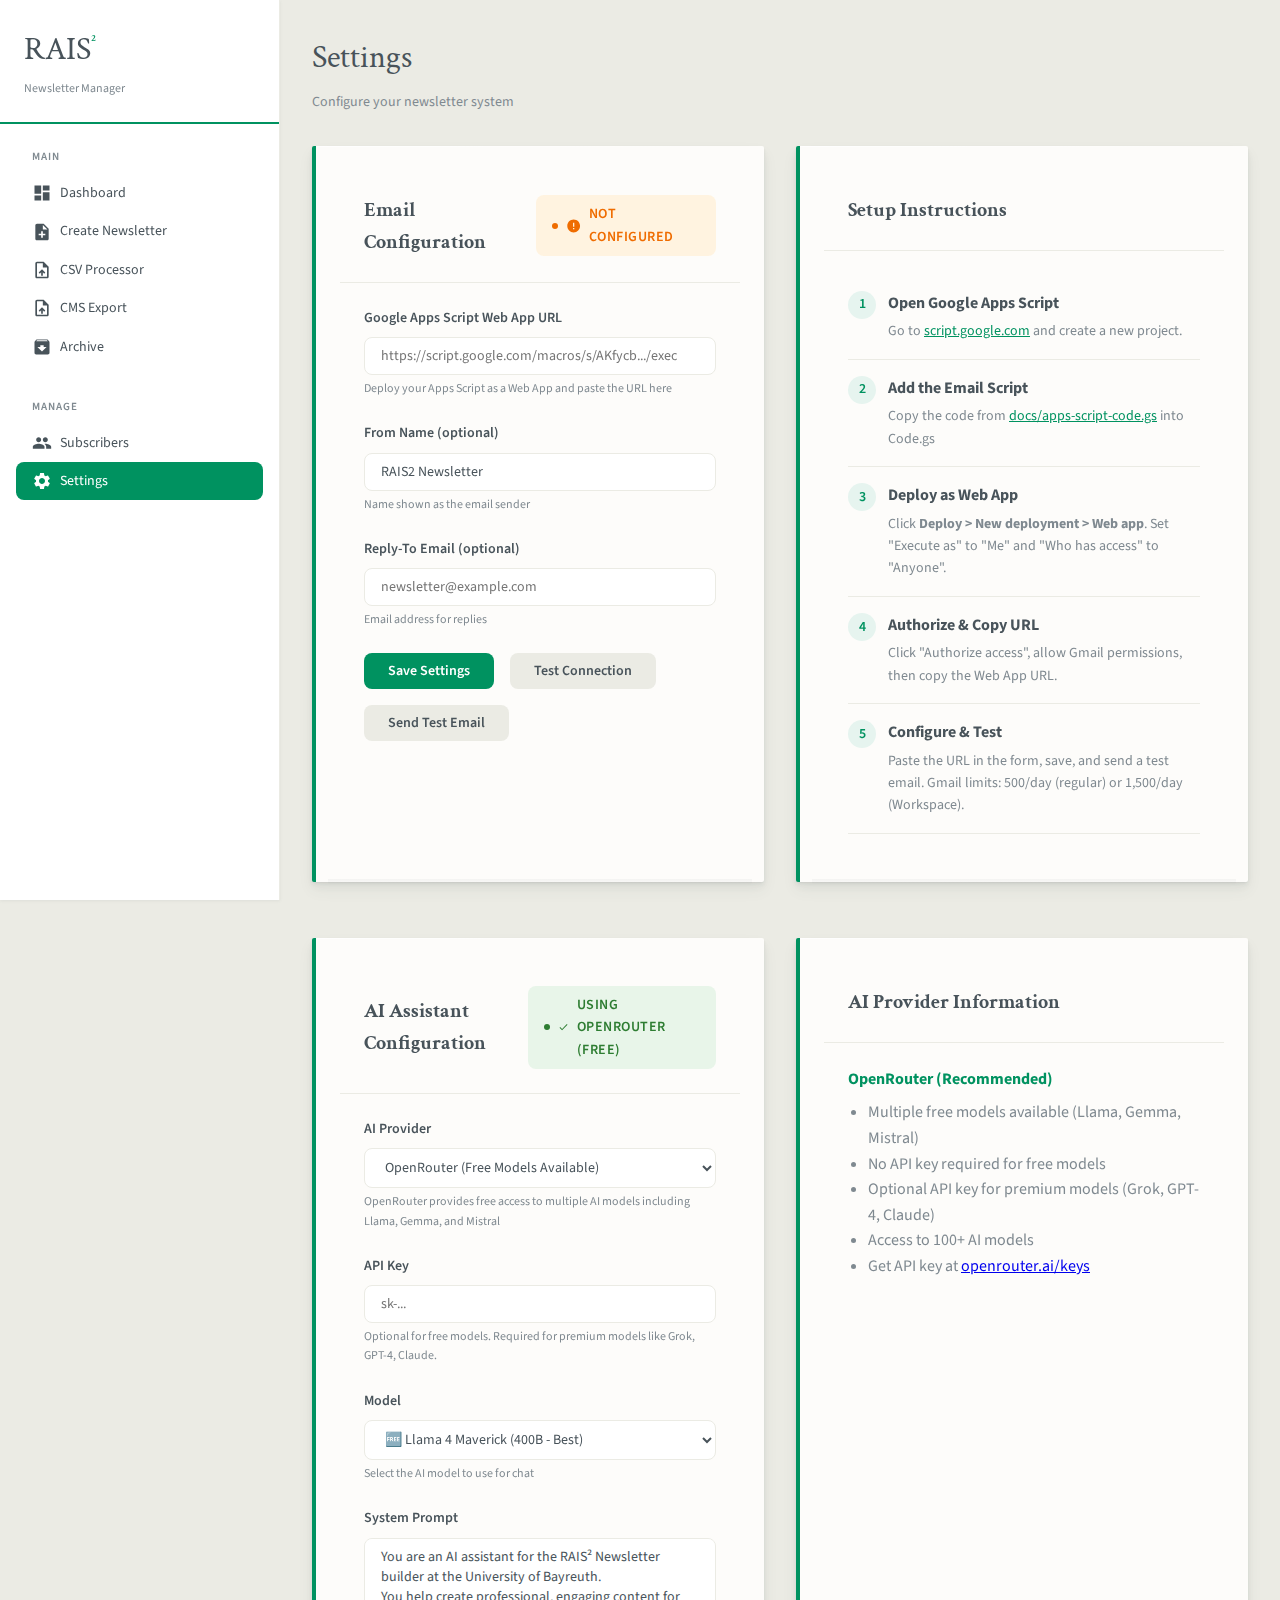
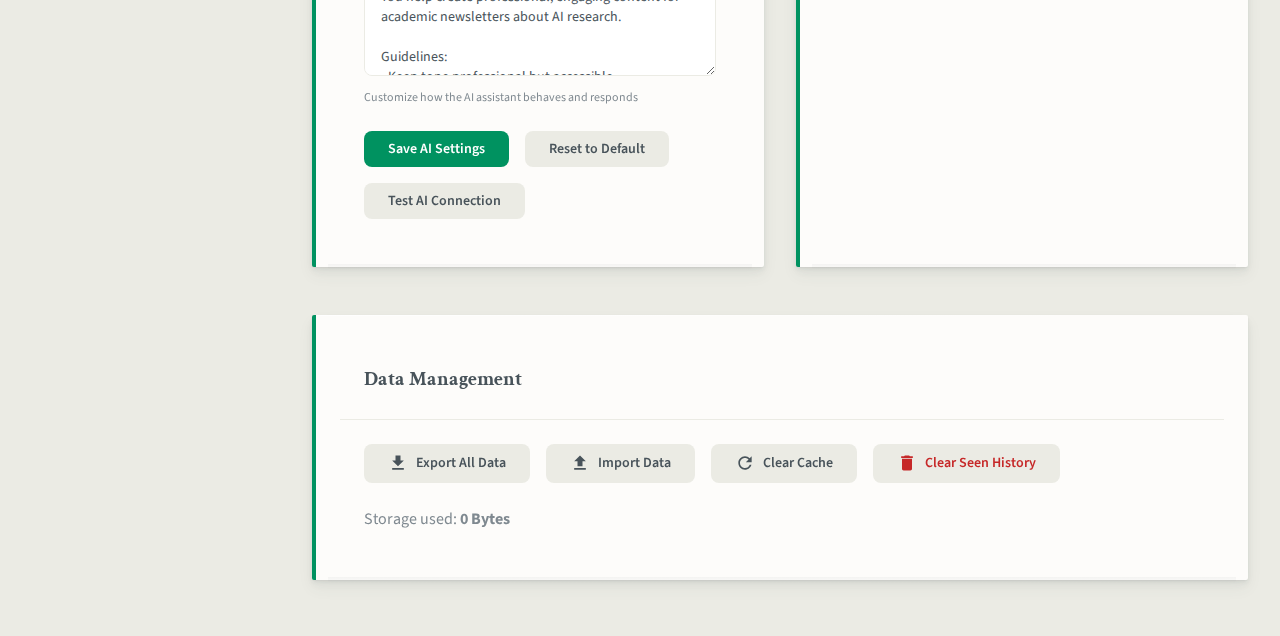
<file: settings.html>
<!DOCTYPE html>
<html lang="en">
<head>
    <meta charset="UTF-8">
    <meta name="viewport" content="width=device-width, initial-scale=1.0">
    <title>RAIS² Newsletter - Settings</title>
    <link rel="preconnect" href="https://fonts.googleapis.com">
    <link rel="preconnect" href="https://fonts.gstatic.com" crossorigin>
    <link href="https://fonts.googleapis.com/css2?family=Crimson+Text:ital,wght@0,400;0,600;1,400&family=Source+Sans+Pro:wght@400;600;700&display=swap" rel="stylesheet">
    <link rel="stylesheet" href="css/variables.css">
    <link rel="stylesheet" href="css/main.css">
    <link rel="stylesheet" href="css/animations.css">
    <style>
        .settings-grid {
            display: grid;
            grid-template-columns: repeat(auto-fit, minmax(400px, 1fr));
            gap: var(--spacing-xl);
        }
        .setup-steps {
            list-style: none;
            counter-reset: steps;
        }
        .setup-step {
            counter-increment: steps;
            padding: var(--spacing-md) 0;
            border-bottom: 1px solid var(--ubt-light-gray);
            position: relative;
            padding-left: 40px;
        }
        .setup-step::before {
            content: counter(steps);
            position: absolute;
            left: 0;
            top: var(--spacing-md);
            width: 28px;
            height: 28px;
            background: var(--ubt-green-light);
            color: var(--ubt-green);
            border-radius: 50%;
            display: flex;
            align-items: center;
            justify-content: center;
            font-weight: 600;
            font-size: 14px;
        }
        .setup-step h4 {
            color: var(--ubt-dark-gray);
            margin-bottom: var(--spacing-xs);
        }
        .setup-step p {
            color: var(--ubt-medium-gray);
            font-size: 14px;
            margin: 0;
        }
        .setup-step a {
            color: var(--ubt-green);
        }
        .status-indicator {
            display: inline-flex;
            align-items: center;
            gap: var(--spacing-sm);
            padding: var(--spacing-sm) var(--spacing-md);
            border-radius: var(--radius-md);
            font-size: 14px;
            font-weight: 600;
        }
        .status-indicator.configured {
            background: #e8f5e9;
            color: #2e7d32;
        }
        .status-indicator.not-configured {
            background: #fff3e0;
            color: #ef6c00;
        }
    </style>
</head>
<body>
    <button class="mobile-menu-btn">
        <svg viewBox="0 0 24 24" fill="currentColor" width="24" height="24"><path d="M3 18h18v-2H3v2zm0-5h18v-2H3v2zm0-7v2h18V6H3z"/></svg>
    </button>

    <div class="app-container">
        <!-- Sidebar -->
        <aside class="sidebar"></aside>

        <!-- Main Content -->
        <main class="main-content">
            <div class="page-header">
                <h1 class="page-title">Settings</h1>
                <p class="page-subtitle">Configure your newsletter system</p>
            </div>

            <div class="settings-grid stagger-children">
                <!-- Email Configuration -->
                <div class="card mail-card">
                    <div class="card-header">
                        <h2 class="card-title">Email Configuration</h2>
                        <span class="status-indicator not-configured" id="emailStatus">
                            <svg viewBox="0 0 24 24" fill="currentColor" width="16" height="16"><path d="M12 2C6.48 2 2 6.48 2 12s4.48 10 10 10 10-4.48 10-10S17.52 2 12 2zm1 15h-2v-2h2v2zm0-4h-2V7h2v6z"/></svg>
                            Not Configured
                        </span>
                    </div>
                    <div class="card-body">
                        <form id="emailForm">
                            <div class="form-group">
                                <label class="form-label">Google Apps Script Web App URL</label>
                                <input type="url" class="form-input" id="appsScriptUrl" placeholder="https://script.google.com/macros/s/AKfycb.../exec">
                                <p class="form-hint">Deploy your Apps Script as a Web App and paste the URL here</p>
                            </div>
                            <div class="form-group">
                                <label class="form-label">From Name (optional)</label>
                                <input type="text" class="form-input" id="fromName" placeholder="RAIS2 Newsletter">
                                <p class="form-hint">Name shown as the email sender</p>
                            </div>
                            <div class="form-group">
                                <label class="form-label">Reply-To Email (optional)</label>
                                <input type="email" class="form-input" id="replyTo" placeholder="newsletter@example.com">
                                <p class="form-hint">Email address for replies</p>
                            </div>
                            <div class="flex gap-md" style="flex-wrap: wrap;">
                                <button type="submit" class="btn btn-primary">Save Settings</button>
                                <button type="button" class="btn btn-secondary" id="btnTestConnection">Test Connection</button>
                                <button type="button" class="btn btn-secondary" id="btnTestEmail">Send Test Email</button>
                            </div>
                        </form>
                    </div>
                </div>

                <!-- Setup Instructions -->
                <div class="card mail-card">
                    <div class="card-header">
                        <h2 class="card-title">Setup Instructions</h2>
                    </div>
                    <div class="card-body">
                        <ol class="setup-steps">
                            <li class="setup-step">
                                <h4>Open Google Apps Script</h4>
                                <p>Go to <a href="https://script.google.com/" target="_blank">script.google.com</a> and create a new project.</p>
                            </li>
                            <li class="setup-step">
                                <h4>Add the Email Script</h4>
                                <p>Copy the code from <a href="docs/apps-script-code.gs" target="_blank">docs/apps-script-code.gs</a> into Code.gs</p>
                            </li>
                            <li class="setup-step">
                                <h4>Deploy as Web App</h4>
                                <p>Click <strong>Deploy > New deployment > Web app</strong>. Set "Execute as" to "Me" and "Who has access" to "Anyone".</p>
                            </li>
                            <li class="setup-step">
                                <h4>Authorize & Copy URL</h4>
                                <p>Click "Authorize access", allow Gmail permissions, then copy the Web App URL.</p>
                            </li>
                            <li class="setup-step">
                                <h4>Configure & Test</h4>
                                <p>Paste the URL in the form, save, and send a test email. Gmail limits: 500/day (regular) or 1,500/day (Workspace).</p>
                            </li>
                        </ol>
                    </div>
                </div>
            </div>

            <!-- AI Configuration -->
            <div class="settings-grid stagger-children" style="margin-top: var(--spacing-xl);">
                <div class="card mail-card">
                    <div class="card-header">
                        <h2 class="card-title">AI Assistant Configuration</h2>
                        <span class="status-indicator configured" id="aiStatus">
                            <svg viewBox="0 0 24 24" fill="currentColor" width="16" height="16"><path d="M9 16.17L4.83 12l-1.42 1.41L9 19 21 7l-1.41-1.41z"/></svg>
                            Using OpenRouter (Free)
                        </span>
                    </div>
                    <div class="card-body">
                        <form id="aiForm">
                            <div class="form-group">
                                <label class="form-label">AI Provider</label>
                                <select class="form-input" id="aiProvider">
                                    <option value="openrouter">OpenRouter (Free Models Available)</option>
                                    <option value="puter">Puter.js / Grok (Free - No API Key)</option>
                                    <option value="openai">OpenAI (API Key Required)</option>
                                    <option value="claude">Claude / Anthropic (API Key Required)</option>
                                </select>
                                <p class="form-hint">OpenRouter provides free access to multiple AI models including Llama, Gemma, and Mistral</p>
                            </div>

                            <div class="form-group" id="apiKeyGroup" style="display: none;">
                                <label class="form-label">API Key</label>
                                <input type="password" class="form-input" id="aiApiKey" placeholder="sk-...">
                                <p class="form-hint">Your API key is stored locally and never sent to our servers</p>
                            </div>

                            <div class="form-group">
                                <label class="form-label">Model</label>
                                <select class="form-input" id="aiModel">
                                    <!-- Options populated dynamically based on provider -->
                                </select>
                                <p class="form-hint">Select the AI model to use for chat</p>
                            </div>

                            <div class="form-group">
                                <label class="form-label">System Prompt</label>
                                <textarea class="form-input" id="aiSystemPrompt" rows="6" placeholder="Instructions for the AI assistant..."></textarea>
                                <p class="form-hint">Customize how the AI assistant behaves and responds</p>
                            </div>

                            <div class="flex gap-md" style="flex-wrap: wrap;">
                                <button type="submit" class="btn btn-primary">Save AI Settings</button>
                                <button type="button" class="btn btn-secondary" id="btnResetPrompt">Reset to Default</button>
                                <button type="button" class="btn btn-secondary" id="btnTestAI">Test AI Connection</button>
                            </div>
                        </form>
                    </div>
                </div>

                <!-- AI Setup Info -->
                <div class="card mail-card">
                    <div class="card-header">
                        <h2 class="card-title">AI Provider Information</h2>
                    </div>
                    <div class="card-body">
                        <div id="providerInfo">
                            <div class="provider-info-item" data-provider="openrouter">
                                <h4 style="color: var(--ubt-green); margin-bottom: var(--spacing-sm);">OpenRouter (Recommended)</h4>
                                <ul style="margin: 0; padding-left: 20px; color: var(--ubt-medium-gray);">
                                    <li>Multiple free models available (Llama, Gemma, Mistral)</li>
                                    <li>No API key required for free models</li>
                                    <li>Optional API key for premium models (Grok, GPT-4, Claude)</li>
                                    <li>Access to 100+ AI models</li>
                                    <li>Get API key at <a href="https://openrouter.ai/keys" target="_blank">openrouter.ai/keys</a></li>
                                </ul>
                            </div>
                            <div class="provider-info-item" data-provider="puter" style="display: none;">
                                <h4 style="color: var(--ubt-green); margin-bottom: var(--spacing-sm);">Puter.js / Grok</h4>
                                <ul style="margin: 0; padding-left: 20px; color: var(--ubt-medium-gray);">
                                    <li>Completely free to use</li>
                                    <li>No API key required</li>
                                    <li>Powered by xAI's Grok model</li>
                                    <li>Good for general writing tasks</li>
                                    <li>Works directly in the browser</li>
                                </ul>
                            </div>
                            <div class="provider-info-item" data-provider="openai" style="display: none;">
                                <h4 style="color: var(--ubt-green); margin-bottom: var(--spacing-sm);">OpenAI</h4>
                                <ul style="margin: 0; padding-left: 20px; color: var(--ubt-medium-gray);">
                                    <li>Requires OpenAI API key</li>
                                    <li>Pay-per-use pricing</li>
                                    <li>Access to GPT-4, GPT-3.5</li>
                                    <li>Get API key at <a href="https://platform.openai.com/api-keys" target="_blank">platform.openai.com</a></li>
                                </ul>
                            </div>
                            <div class="provider-info-item" data-provider="claude" style="display: none;">
                                <h4 style="color: var(--ubt-green); margin-bottom: var(--spacing-sm);">Claude / Anthropic</h4>
                                <ul style="margin: 0; padding-left: 20px; color: var(--ubt-medium-gray);">
                                    <li>Requires Anthropic API key</li>
                                    <li>Pay-per-use pricing</li>
                                    <li>Access to Claude 3 models</li>
                                    <li>Get API key at <a href="https://console.anthropic.com/" target="_blank">console.anthropic.com</a></li>
                                </ul>
                            </div>
                        </div>
                    </div>
                </div>
            </div>

            <!-- Data Management -->
            <div class="card mail-card mt-lg reveal">
                <div class="card-header">
                    <h2 class="card-title">Data Management</h2>
                </div>
                <div class="card-body">
                    <div class="flex gap-md" style="flex-wrap: wrap;">
                        <button class="btn btn-secondary" id="btnExport">
                            <svg viewBox="0 0 24 24" fill="currentColor" width="20" height="20"><path d="M19 9h-4V3H9v6H5l7 7 7-7zM5 18v2h14v-2H5z"/></svg>
                            Export All Data
                        </button>
                        <label class="btn btn-secondary" style="cursor:pointer;">
                            <svg viewBox="0 0 24 24" fill="currentColor" width="20" height="20"><path d="M9 16h6v-6h4l-7-7-7 7h4zm-4 2h14v2H5z"/></svg>
                            Import Data
                            <input type="file" id="importFile" accept=".json" style="display:none;">
                        </label>
                        <button class="btn btn-secondary" id="btnClearCache">
                            <svg viewBox="0 0 24 24" fill="currentColor" width="20" height="20"><path d="M17.65 6.35C16.2 4.9 14.21 4 12 4c-4.42 0-7.99 3.58-7.99 8s3.57 8 7.99 8c3.73 0 6.84-2.55 7.73-6h-2.08c-.82 2.33-3.04 4-5.65 4-3.31 0-6-2.69-6-6s2.69-6 6-6c1.66 0 3.14.69 4.22 1.78L13 11h7V4l-2.35 2.35z"/></svg>
                            Clear Cache
                        </button>
                        <button class="btn btn-secondary" id="btnClearHistory" style="color: #c62828;">
                            <svg viewBox="0 0 24 24" fill="currentColor" width="20" height="20"><path d="M6 19c0 1.1.9 2 2 2h8c1.1 0 2-.9 2-2V7H6v12zM19 4h-3.5l-1-1h-5l-1 1H5v2h14V4z"/></svg>
                            Clear Seen History
                        </button>
                    </div>
                    <p class="text-muted mt-lg">
                        Storage used: <strong id="storageSize">-</strong>
                    </p>
                </div>
            </div>
        </main>
    </div>

    <!-- Test Email Modal -->
    <div class="modal-overlay" id="testModal">
        <div class="modal">
            <div class="modal-header">
                <h3 class="modal-title">Send Test Email</h3>
                <button class="modal-close" onclick="App.closeModal('testModal')">
                    <svg viewBox="0 0 24 24" fill="currentColor" width="24" height="24"><path d="M19 6.41L17.59 5 12 10.59 6.41 5 5 6.41 10.59 12 5 17.59 6.41 19 12 13.41 17.59 19 19 17.59 13.41 12z"/></svg>
                </button>
            </div>
            <div class="modal-body">
                <div class="form-group">
                    <label class="form-label">Send test email to:</label>
                    <input type="email" class="form-input" id="testEmail" placeholder="your@email.com">
                </div>
            </div>
            <div class="modal-footer">
                <button class="btn btn-secondary" onclick="App.closeModal('testModal')">Cancel</button>
                <button class="btn btn-primary" id="btnSendTest">Send Test</button>
            </div>
        </div>
    </div>

    <script src="js/storage.js"></script>
    <script src="js/scraper.js"></script>
    <script src="js/tracker.js"></script>
    <script src="js/newsletter.js"></script>
    <script src="js/email.js"></script>
    <script src="js/subscribers.js"></script>
    <script src="js/motion.js"></script>
    <script src="js/sidebar.js"></script>
    <script src="js/app.js"></script>
    <script>
        // AI Model options per provider
        const AI_MODELS = {
            openrouter: [
                // ═══════════ FREE MODELS ═══════════
                { value: 'meta-llama/llama-4-maverick:free', label: '🆓 Llama 4 Maverick (400B - Best)', group: 'free' },
                { value: 'meta-llama/llama-4-scout:free', label: '🆓 Llama 4 Scout', group: 'free' },
                { value: 'google/gemini-2.5-pro-exp-03-25:free', label: '🆓 Gemini 2.5 Pro Experimental', group: 'free' },
                { value: 'deepseek/deepseek-chat-v3-0324:free', label: '🆓 DeepSeek Chat V3 (Coding)', group: 'free' },
                { value: 'deepseek/deepseek-r1-zero:free', label: '🆓 DeepSeek R1 Zero (Reasoning)', group: 'free' },
                { value: 'mistralai/mistral-small-3.1-24b-instruct:free', label: '🆓 Mistral Small 3.1 24B', group: 'free' },
                { value: 'nousresearch/hermes-3-llama-3.1-405b:free', label: '🆓 Hermes 3 405B', group: 'free' },
                { value: 'deepseek/deepseek-v3-base:free', label: '🆓 DeepSeek V3 Base', group: 'free' },
                { value: 'nvidia/llama-3.1-nemotron-nano-8b-v1:free', label: '🆓 NVIDIA Nemotron Nano 8B', group: 'free' },
                { value: 'nousresearch/deephermes-3-llama-3-8b-preview:free', label: '🆓 DeepHermes 3 Llama 8B', group: 'free' },
                { value: 'google/gemma-2-9b-it:free', label: '🆓 Gemma 2 9B', group: 'free' },
                { value: 'qwen/qwen2.5-vl-3b-instruct:free', label: '🆓 Qwen 2.5 VL 3B', group: 'free' },
                { value: 'moonshotai/kimi-vl-a3b-thinking:free', label: '🆓 Kimi VL A3B (Visual)', group: 'free' },
                { value: 'mistralai/mistral-7b-instruct:free', label: '🆓 Mistral 7B', group: 'free' },
                { value: 'meta-llama/llama-3.2-3b-instruct:free', label: '🆓 Llama 3.2 3B (Fast)', group: 'free' },
                // ═══════════ PREMIUM MODELS ═══════════
                { value: 'x-ai/grok-beta', label: '💎 Grok Beta', group: 'premium' },
                { value: 'openai/gpt-4o-mini', label: '💎 GPT-4o Mini', group: 'premium' },
                { value: 'openai/gpt-4o', label: '💎 GPT-4o', group: 'premium' },
                { value: 'anthropic/claude-3.5-sonnet', label: '💎 Claude 3.5 Sonnet', group: 'premium' }
            ],
            puter: [
                { value: 'grok-beta', label: 'Grok Beta (Recommended)' },
                { value: 'claude-3-5-sonnet', label: 'Claude 3.5 Sonnet' },
                { value: 'gpt-4o-mini', label: 'GPT-4o Mini' },
                { value: 'gpt-4o', label: 'GPT-4o' }
            ],
            openai: [
                { value: 'gpt-4o', label: 'GPT-4o (Recommended)' },
                { value: 'gpt-4o-mini', label: 'GPT-4o Mini (Faster)' },
                { value: 'gpt-4-turbo', label: 'GPT-4 Turbo' },
                { value: 'gpt-3.5-turbo', label: 'GPT-3.5 Turbo (Cheapest)' }
            ],
            claude: [
                { value: 'claude-3-5-sonnet-20241022', label: 'Claude 3.5 Sonnet (Recommended)' },
                { value: 'claude-3-opus-20240229', label: 'Claude 3 Opus (Most Capable)' },
                { value: 'claude-3-haiku-20240307', label: 'Claude 3 Haiku (Fastest)' }
            ]
        };

        // Default system prompt
        const DEFAULT_SYSTEM_PROMPT = `You are an AI assistant for the RAIS² Newsletter builder at the University of Bayreuth.
You help create professional, engaging content for academic newsletters about AI research.

Guidelines:
- Keep tone professional but accessible
- Match UBT corporate communication style
- Be concise for newsletter content (2-3 sentences max for descriptions)
- Focus on AI research and academic events
- Use active voice
- Avoid jargon unless necessary

When writing newsletter content:
- Intros should be welcoming and highlight key updates
- Event descriptions should include what, when, and why it matters
- Keep summaries scannable and informative`;

        document.addEventListener('DOMContentLoaded', () => {
            loadSettings();
            loadAISettings();
            updateStorageSize();

            // Trigger stagger animations
            if (window.Motion) {
                Motion.revealStaggered(document.querySelectorAll('.settings-grid > .card'));
                Motion.reveal(document.querySelector('.card.mt-lg'));
            }

            // Save form
            document.getElementById('emailForm').addEventListener('submit', (e) => {
                e.preventDefault();
                saveSettings();
            });

            // Test connection button
            document.getElementById('btnTestConnection').addEventListener('click', async () => {
                const btn = document.getElementById('btnTestConnection');
                btn.disabled = true;
                btn.textContent = 'Testing...';

                const result = await EmailService.testConnection();

                btn.disabled = false;
                btn.textContent = 'Test Connection';

                if (result.success) {
                    App.showToast('Connection successful! ' + (result.message || ''), 'success');
                } else {
                    App.showToast('Connection failed: ' + result.error, 'error');
                }
            });

            // Test email button
            document.getElementById('btnTestEmail').addEventListener('click', () => {
                if (!EmailService.isConfigured()) {
                    App.showToast('Please save settings first', 'error');
                    return;
                }
                App.openModal('testModal');
            });

            // Send test
            document.getElementById('btnSendTest').addEventListener('click', async () => {
                const email = document.getElementById('testEmail').value;
                if (!email) {
                    App.showToast('Please enter an email', 'error');
                    return;
                }

                const btn = document.getElementById('btnSendTest');
                btn.disabled = true;
                btn.textContent = 'Sending...';

                const result = await EmailService.sendTestEmail(email);

                btn.disabled = false;
                btn.textContent = 'Send Test';

                if (result.success) {
                    App.showToast('Test email sent!', 'success');
                    App.closeModal('testModal');
                } else {
                    App.showToast('Failed: ' + result.error, 'error');
                }
            });

            // Export
            document.getElementById('btnExport').addEventListener('click', () => {
                const data = StorageManager.exportAll();
                App.downloadFile(
                    JSON.stringify(data, null, 2),
                    `rais2_newsletter_backup_${new Date().toISOString().slice(0,10)}.json`,
                    'application/json'
                );
                App.showToast('Data exported!', 'success');
            });

            // Import
            document.getElementById('importFile').addEventListener('change', async (e) => {
                const file = e.target.files[0];
                if (!file) return;

                try {
                    const text = await App.readFileAsText(file);
                    const data = JSON.parse(text);
                    const result = StorageManager.importAll(data);

                    if (result.success) {
                        App.showToast('Data imported successfully!', 'success');
                        loadSettings();
                        updateStorageSize();
                    } else {
                        App.showToast('Import failed: ' + result.error, 'error');
                    }
                } catch (e) {
                    App.showToast('Invalid file format', 'error');
                }

                e.target.value = '';
            });

            // Clear cache
            document.getElementById('btnClearCache').addEventListener('click', () => {
                if (!App.confirm('Clear cached content? You will need to scrape again.')) return;
                StorageManager.clearCache();
                App.showToast('Cache cleared', 'success');
                updateStorageSize();
            });

            // Clear history
            document.getElementById('btnClearHistory').addEventListener('click', () => {
                if (!App.confirm('Clear all seen items history? This will mark all items as "new" again.')) return;
                ItemTracker.clearHistory();
                App.showToast('History cleared', 'success');
                updateStorageSize();
            });

            // AI Form handlers
            document.getElementById('aiForm').addEventListener('submit', (e) => {
                e.preventDefault();
                saveAISettings();
            });

            // AI Provider change
            document.getElementById('aiProvider').addEventListener('change', (e) => {
                const provider = e.target.value;
                updateProviderUI(provider);
            });

            // Reset prompt button
            document.getElementById('btnResetPrompt').addEventListener('click', () => {
                document.getElementById('aiSystemPrompt').value = DEFAULT_SYSTEM_PROMPT;
                App.showToast('System prompt reset to default', 'success');
            });

            // Test AI button
            document.getElementById('btnTestAI').addEventListener('click', testAIConnection);
        });

        function loadSettings() {
            const settings = StorageManager.getEmailSettings();

            document.getElementById('appsScriptUrl').value = settings.appsScriptUrl || '';
            document.getElementById('fromName').value = settings.fromName || 'RAIS2 Newsletter';
            document.getElementById('replyTo').value = settings.replyTo || '';

            updateStatus();
        }

        function saveSettings() {
            const appsScriptUrl = document.getElementById('appsScriptUrl').value.trim();

            if (!appsScriptUrl) {
                App.showToast('Please enter the Apps Script URL', 'error');
                return;
            }

            if (!appsScriptUrl.startsWith('https://script.google.com/')) {
                App.showToast('Invalid Apps Script URL format', 'error');
                return;
            }

            const settings = {
                appsScriptUrl: appsScriptUrl,
                fromName: document.getElementById('fromName').value.trim() || 'RAIS2 Newsletter',
                replyTo: document.getElementById('replyTo').value.trim(),
                configured: true
            };

            EmailService.saveSettings(settings);
            updateStatus();
            App.showToast('Settings saved!', 'success');
        }

        function updateStatus() {
            const statusEl = document.getElementById('emailStatus');
            if (EmailService.isConfigured()) {
                statusEl.className = 'status-indicator configured';
                statusEl.innerHTML = `
                    <svg viewBox="0 0 24 24" fill="currentColor" width="16" height="16"><path d="M9 16.17L4.83 12l-1.42 1.41L9 19 21 7l-1.41-1.41z"/></svg>
                    Configured
                `;
            } else {
                statusEl.className = 'status-indicator not-configured';
                statusEl.innerHTML = `
                    <svg viewBox="0 0 24 24" fill="currentColor" width="16" height="16"><path d="M12 2C6.48 2 2 6.48 2 12s4.48 10 10 10 10-4.48 10-10S17.52 2 12 2zm1 15h-2v-2h2v2zm0-4h-2V7h2v6z"/></svg>
                    Not Configured
                `;
            }
        }

        function updateStorageSize() {
            const size = StorageManager.getStorageSize();
            document.getElementById('storageSize').textContent = StorageManager.formatBytes(size);
        }

        // ===== AI Settings Functions =====

        function loadAISettings() {
            const settings = StorageManager.getAISettings();

            document.getElementById('aiProvider').value = settings.provider || 'puter';
            document.getElementById('aiApiKey').value = settings.apiKey || '';
            document.getElementById('aiSystemPrompt').value = settings.systemPrompt || DEFAULT_SYSTEM_PROMPT;

            updateProviderUI(settings.provider || 'puter');
            updateModelSelect(settings.provider || 'puter', settings.model);
            updateAIStatus();
        }

        function saveAISettings() {
            const provider = document.getElementById('aiProvider').value;
            const apiKey = document.getElementById('aiApiKey').value.trim();
            const model = document.getElementById('aiModel').value;
            const systemPrompt = document.getElementById('aiSystemPrompt').value.trim();

            // Validate API key for providers that need it
            const isFreeModel = model?.includes(':free');
            if (provider !== 'puter' && provider !== 'openrouter' && !apiKey) {
                App.showToast('Please enter an API key for ' + provider.toUpperCase(), 'error');
                return;
            }

            // For OpenRouter, warn if using premium model without API key
            if (provider === 'openrouter' && !isFreeModel && !apiKey) {
                App.showToast('API key required for premium models. Using free model instead.', 'warning');
                // Optionally switch to free model
            }

            const settings = {
                provider,
                apiKey,
                model,
                systemPrompt: systemPrompt || DEFAULT_SYSTEM_PROMPT,
                configured: provider === 'puter' || (provider === 'openrouter' && isFreeModel) || !!apiKey
            };

            StorageManager.setAISettings(settings);
            updateAIStatus();
            App.showToast('AI settings saved!', 'success');
        }

        function updateProviderUI(provider) {
            // Show/hide API key field (OpenRouter and Puter free models don't need API key)
            const apiKeyGroup = document.getElementById('apiKeyGroup');
            const apiKeyHint = apiKeyGroup.querySelector('.form-hint');

            if (provider === 'puter') {
                apiKeyGroup.style.display = 'none';
            } else if (provider === 'openrouter') {
                apiKeyGroup.style.display = 'block';
                if (apiKeyHint) {
                    apiKeyHint.textContent = 'Optional for free models. Required for premium models like Grok, GPT-4, Claude.';
                }
            } else {
                apiKeyGroup.style.display = 'block';
                if (apiKeyHint) {
                    apiKeyHint.textContent = 'Your API key is stored locally and never sent to our servers';
                }
            }

            // Update model select
            updateModelSelect(provider);

            // Update provider info
            document.querySelectorAll('.provider-info-item').forEach(item => {
                item.style.display = item.dataset.provider === provider ? 'block' : 'none';
            });
        }

        function updateModelSelect(provider, selectedModel = null) {
            const select = document.getElementById('aiModel');
            const models = AI_MODELS[provider] || [];

            select.innerHTML = models.map(m =>
                `<option value="${m.value}" ${selectedModel === m.value ? 'selected' : ''}>${m.label}</option>`
            ).join('');

            // If no selected model, select the first one (recommended)
            if (!selectedModel && models.length > 0) {
                select.value = models[0].value;
            }
        }

        function updateAIStatus() {
            const settings = StorageManager.getAISettings();
            const statusEl = document.getElementById('aiStatus');

            if (settings.provider === 'openrouter') {
                const isFreeModel = settings.model?.includes(':free');
                if (isFreeModel || settings.apiKey) {
                    statusEl.className = 'status-indicator configured';
                    statusEl.innerHTML = `
                        <svg viewBox="0 0 24 24" fill="currentColor" width="16" height="16"><path d="M9 16.17L4.83 12l-1.42 1.41L9 19 21 7l-1.41-1.41z"/></svg>
                        Using OpenRouter ${isFreeModel ? '(Free)' : ''}
                    `;
                } else {
                    statusEl.className = 'status-indicator not-configured';
                    statusEl.innerHTML = `
                        <svg viewBox="0 0 24 24" fill="currentColor" width="16" height="16"><path d="M12 2C6.48 2 2 6.48 2 12s4.48 10 10 10 10-4.48 10-10S17.52 2 12 2zm1 15h-2v-2h2v2zm0-4h-2V7h2v6z"/></svg>
                        API Key Required for Premium Models
                    `;
                }
            } else if (settings.provider === 'puter') {
                statusEl.className = 'status-indicator configured';
                statusEl.innerHTML = `
                    <svg viewBox="0 0 24 24" fill="currentColor" width="16" height="16"><path d="M9 16.17L4.83 12l-1.42 1.41L9 19 21 7l-1.41-1.41z"/></svg>
                    Using Puter.js (Free)
                `;
            } else if (settings.configured && settings.apiKey) {
                statusEl.className = 'status-indicator configured';
                const providerName = settings.provider === 'openai' ? 'OpenAI' : 'Claude';
                statusEl.innerHTML = `
                    <svg viewBox="0 0 24 24" fill="currentColor" width="16" height="16"><path d="M9 16.17L4.83 12l-1.42 1.41L9 19 21 7l-1.41-1.41z"/></svg>
                    Using ${providerName}
                `;
            } else {
                statusEl.className = 'status-indicator not-configured';
                statusEl.innerHTML = `
                    <svg viewBox="0 0 24 24" fill="currentColor" width="16" height="16"><path d="M12 2C6.48 2 2 6.48 2 12s4.48 10 10 10 10-4.48 10-10S17.52 2 12 2zm1 15h-2v-2h2v2zm0-4h-2V7h2v6z"/></svg>
                    API Key Required
                `;
            }
        }

        async function testAIConnection() {
            const btn = document.getElementById('btnTestAI');
            btn.disabled = true;
            btn.textContent = 'Testing...';

            const provider = document.getElementById('aiProvider').value;
            const apiKey = document.getElementById('aiApiKey').value.trim();
            const model = document.getElementById('aiModel').value;

            try {
                if (provider === 'openrouter') {
                    // Test OpenRouter connection
                    const isFreeModel = model?.includes(':free');
                    const headers = {
                        'Content-Type': 'application/json',
                        'HTTP-Referer': window.location.origin,
                        'X-Title': 'RAIS2 Newsletter'
                    };

                    if (apiKey) {
                        headers['Authorization'] = `Bearer ${apiKey}`;
                    }

                    const response = await fetch('https://openrouter.ai/api/v1/chat/completions', {
                        method: 'POST',
                        headers: headers,
                        body: JSON.stringify({
                            model: model || 'nousresearch/hermes-3-llama-3.1-405b:free',
                            messages: [{ role: 'user', content: 'Say "Hello! AI connection successful." and nothing else.' }],
                            max_tokens: 50
                        })
                    });

                    if (!response.ok) {
                        const error = await response.json();
                        throw new Error(error.error?.message || 'OpenRouter API request failed');
                    }

                    App.showToast('OpenRouter connection successful!', 'success');
                } else if (provider === 'puter') {
                    // Test Puter.js connection
                    if (!window.puter) {
                        const script = document.createElement('script');
                        script.src = 'https://js.puter.com/v2/';
                        await new Promise((resolve, reject) => {
                            script.onload = resolve;
                            script.onerror = reject;
                            document.head.appendChild(script);
                        });
                    }

                    const response = await puter.ai.chat('Say "Hello! AI connection successful." and nothing else.', {
                        model: model || 'grok-beta'
                    });

                    App.showToast('Puter.js connection successful!', 'success');
                } else if (provider === 'openai') {
                    if (!apiKey) {
                        throw new Error('Please enter your OpenAI API key');
                    }

                    const response = await fetch('https://api.openai.com/v1/chat/completions', {
                        method: 'POST',
                        headers: {
                            'Content-Type': 'application/json',
                            'Authorization': `Bearer ${apiKey}`
                        },
                        body: JSON.stringify({
                            model: model || 'gpt-4o-mini',
                            messages: [{ role: 'user', content: 'Say "Hello! AI connection successful." and nothing else.' }],
                            max_tokens: 50
                        })
                    });

                    if (!response.ok) {
                        const error = await response.json();
                        throw new Error(error.error?.message || 'API request failed');
                    }

                    App.showToast('OpenAI connection successful!', 'success');
                } else if (provider === 'claude') {
                    if (!apiKey) {
                        throw new Error('Please enter your Anthropic API key');
                    }

                    // Note: Direct Claude API calls from browser have CORS issues
                    // In production, you'd use a proxy or server-side call
                    App.showToast('Claude API requires server-side proxy. Key saved for future use.', 'warning');
                }
            } catch (error) {
                console.error('AI test error:', error);
                App.showToast('Connection failed: ' + error.message, 'error');
            } finally {
                btn.disabled = false;
                btn.textContent = 'Test AI Connection';
            }
        }
    </script>
</body>
</html>
</file>
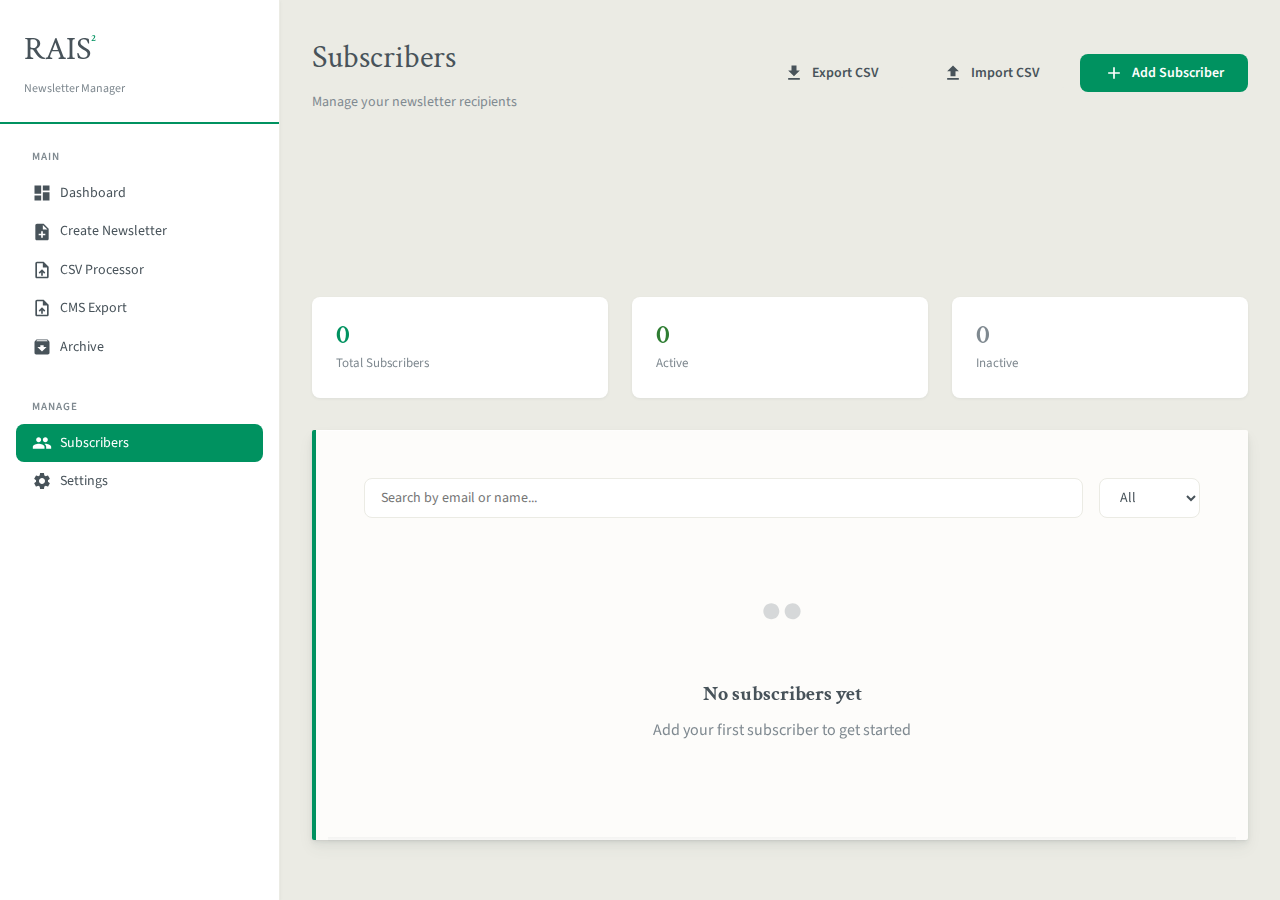
<file: subscribers.html>
<!DOCTYPE html>
<html lang="en">
<head>
    <meta charset="UTF-8">
    <meta name="viewport" content="width=device-width, initial-scale=1.0">
    <title>RAIS² Newsletter - Subscribers</title>
    <link rel="preconnect" href="https://fonts.googleapis.com">
    <link rel="preconnect" href="https://fonts.gstatic.com" crossorigin>
    <link href="https://fonts.googleapis.com/css2?family=Crimson+Text:ital,wght@0,400;0,600;1,400&family=Source+Sans+Pro:wght@400;600;700&display=swap" rel="stylesheet">
    <link rel="stylesheet" href="css/variables.css">
    <link rel="stylesheet" href="css/main.css">
    <link rel="stylesheet" href="css/animations.css">
    <style>
        .subscriber-row {
            display: flex;
            align-items: center;
            padding: var(--spacing-md);
            border-bottom: 1px solid var(--ubt-light-gray);
            opacity: 0;
            transform: translateY(10px);
            animation: revealUp var(--duration-normal) var(--ease-out-expo) forwards;
        }
        .subscriber-row:hover {
            background: var(--ubt-green-light);
        }
        /* Stagger subscriber rows */
        .subscriber-row:nth-child(1) { animation-delay: 0ms; }
        .subscriber-row:nth-child(2) { animation-delay: 30ms; }
        .subscriber-row:nth-child(3) { animation-delay: 60ms; }
        .subscriber-row:nth-child(4) { animation-delay: 90ms; }
        .subscriber-row:nth-child(5) { animation-delay: 120ms; }
        .subscriber-row:nth-child(6) { animation-delay: 150ms; }
        .subscriber-row:nth-child(7) { animation-delay: 180ms; }
        .subscriber-row:nth-child(8) { animation-delay: 210ms; }
        .subscriber-row:nth-child(9) { animation-delay: 240ms; }
        .subscriber-row:nth-child(10) { animation-delay: 270ms; }
        .subscriber-info {
            flex: 1;
        }
        .subscriber-email {
            font-weight: 600;
            color: var(--ubt-dark-gray);
        }
        .subscriber-name {
            font-size: 13px;
            color: var(--ubt-medium-gray);
        }
        .subscriber-date {
            font-size: 12px;
            color: var(--ubt-medium-gray);
        }
        .subscriber-status {
            padding: 2px 8px;
            border-radius: var(--radius-sm);
            font-size: 11px;
            font-weight: 600;
            text-transform: uppercase;
        }
        .subscriber-status.active {
            background: #e8f5e9;
            color: #2e7d32;
        }
        .subscriber-status.inactive {
            background: var(--ubt-light-gray);
            color: var(--ubt-medium-gray);
        }
        .subscriber-status.pending {
            background: #fff3e0;
            color: #e65100;
        }
        .subscriber-actions {
            display: flex;
            gap: var(--spacing-sm);
        }
        .search-bar {
            display: flex;
            gap: var(--spacing-md);
            margin-bottom: var(--spacing-lg);
        }
        .search-bar .form-input {
            flex: 1;
        }
        /* Sync UI Styles */
        .sync-card {
            background: linear-gradient(135deg, #f8f9fa 0%, #e9ecef 100%);
            border: 1px solid var(--ubt-light-gray);
            border-radius: var(--radius-md);
            padding: var(--spacing-lg);
            margin-bottom: var(--spacing-xl);
            opacity: 0;
            transform: translateY(15px);
            animation: revealUp var(--duration-slow) var(--ease-out-expo) forwards;
            animation-delay: 100ms;
        }
        .sync-header {
            display: flex;
            justify-content: space-between;
            align-items: center;
            margin-bottom: var(--spacing-md);
        }
        .sync-title {
            display: flex;
            align-items: center;
            gap: var(--spacing-sm);
            font-weight: 600;
            color: var(--ubt-dark-gray);
        }
        .sync-title svg {
            color: var(--ubt-green);
        }
        .sync-status {
            display: flex;
            align-items: center;
            gap: var(--spacing-md);
        }
        .sync-indicator {
            display: flex;
            align-items: center;
            gap: 6px;
            font-size: 13px;
            color: var(--ubt-medium-gray);
        }
        .sync-dot {
            width: 8px;
            height: 8px;
            border-radius: 50%;
            background: var(--ubt-medium-gray);
        }
        .sync-dot.syncing {
            background: #ff9800;
            animation: pulse 1s infinite;
        }
        .sync-dot.success {
            background: #4caf50;
        }
        .sync-dot.error {
            background: #f44336;
        }
        @keyframes pulse {
            0%, 100% { opacity: 1; }
            50% { opacity: 0.5; }
        }
        .sync-toggle {
            display: flex;
            align-items: center;
            gap: var(--spacing-sm);
        }
        .toggle-switch {
            position: relative;
            width: 44px;
            height: 24px;
        }
        .toggle-switch input {
            opacity: 0;
            width: 0;
            height: 0;
        }
        .toggle-slider {
            position: absolute;
            cursor: pointer;
            top: 0;
            left: 0;
            right: 0;
            bottom: 0;
            background-color: #ccc;
            transition: background-color var(--duration-normal) var(--ease-out-expo);
            border-radius: 24px;
        }
        .toggle-slider:before {
            position: absolute;
            content: "";
            height: 18px;
            width: 18px;
            left: 3px;
            bottom: 3px;
            background-color: white;
            transition: transform var(--duration-normal) var(--ease-spring);
            border-radius: 50%;
            box-shadow: 0 2px 4px rgba(0,0,0,0.15);
        }
        .toggle-switch input:checked + .toggle-slider {
            background-color: var(--ubt-green);
        }
        .toggle-switch input:checked + .toggle-slider:before {
            transform: translateX(20px);
        }
        .sync-actions {
            display: flex;
            gap: var(--spacing-sm);
        }
        .sync-info {
            font-size: 12px;
            color: var(--ubt-medium-gray);
            margin-top: var(--spacing-sm);
        }
        .sync-info a {
            color: var(--ubt-green);
        }
    </style>
</head>
<body>
    <button class="mobile-menu-btn">
        <svg viewBox="0 0 24 24" fill="currentColor" width="24" height="24"><path d="M3 18h18v-2H3v2zm0-5h18v-2H3v2zm0-7v2h18V6H3z"/></svg>
    </button>

    <div class="app-container">
        <!-- Sidebar -->
        <aside class="sidebar"></aside>

        <!-- Main Content -->
        <main class="main-content">
            <div class="page-header flex flex-between flex-center">
                <div>
                    <h1 class="page-title">Subscribers</h1>
                    <p class="page-subtitle">Manage your newsletter recipients</p>
                </div>
                <div class="flex gap-md">
                    <button class="btn btn-secondary" id="btnExportCSV">
                        <svg viewBox="0 0 24 24" fill="currentColor" width="20" height="20"><path d="M19 9h-4V3H9v6H5l7 7 7-7zM5 18v2h14v-2H5z"/></svg>
                        Export CSV
                    </button>
                    <label class="btn btn-secondary" style="cursor:pointer;">
                        <svg viewBox="0 0 24 24" fill="currentColor" width="20" height="20"><path d="M9 16h6v-6h4l-7-7-7 7h4zm-4 2h14v2H5z"/></svg>
                        Import CSV
                        <input type="file" id="importCSV" accept=".csv" style="display:none;">
                    </label>
                    <button class="btn btn-primary" id="btnAddSubscriber">
                        <svg viewBox="0 0 24 24" fill="currentColor" width="20" height="20"><path d="M19 13h-6v6h-2v-6H5v-2h6V5h2v6h6v2z"/></svg>
                        Add Subscriber
                    </button>
                </div>
            </div>

            <!-- Cloud Sync Section -->
            <div class="sync-card" id="syncSection">
                <div class="sync-header">
                    <div class="sync-title">
                        <svg viewBox="0 0 24 24" fill="currentColor" width="24" height="24"><path d="M19.35 10.04C18.67 6.59 15.64 4 12 4 9.11 4 6.6 5.64 5.35 8.04 2.34 8.36 0 10.91 0 14c0 3.31 2.69 6 6 6h13c2.76 0 5-2.24 5-5 0-2.64-2.05-4.78-4.65-4.96zM14 13v4h-4v-4H7l5-5 5 5h-3z"/></svg>
                        Google Sheets Sync
                    </div>
                    <div class="sync-status">
                        <div class="sync-indicator" id="syncIndicator">
                            <span class="sync-dot" id="syncDot"></span>
                            <span id="syncStatusText">Not enabled</span>
                        </div>
                        <div class="sync-actions">
                            <button class="btn btn-sm btn-secondary" id="btnSyncNow" disabled>
                                <svg viewBox="0 0 24 24" fill="currentColor" width="16" height="16"><path d="M12 4V1L8 5l4 4V6c3.31 0 6 2.69 6 6 0 1.01-.25 1.97-.7 2.8l1.46 1.46C19.54 15.03 20 13.57 20 12c0-4.42-3.58-8-8-8zm0 14c-3.31 0-6-2.69-6-6 0-1.01.25-1.97.7-2.8L5.24 7.74C4.46 8.97 4 10.43 4 12c0 4.42 3.58 8 8 8v3l4-4-4-4v3z"/></svg>
                                Sync Now
                            </button>
                            <button class="btn btn-sm btn-secondary" id="btnPullFromSheets" disabled>
                                <svg viewBox="0 0 24 24" fill="currentColor" width="16" height="16"><path d="M19 9h-4V3H9v6H5l7 7 7-7zM5 18v2h14v-2H5z"/></svg>
                                Pull from Sheets
                            </button>
                        </div>
                    </div>
                </div>
                <div class="flex flex-between flex-center">
                    <div class="sync-toggle">
                        <label class="toggle-switch">
                            <input type="checkbox" id="syncEnabled">
                            <span class="toggle-slider"></span>
                        </label>
                        <span style="font-size:14px;">Enable cloud sync</span>
                    </div>
                    <div class="sync-info" id="syncInfo">
                        Configure Apps Script in <a href="settings.html">Settings</a> to enable sync.
                    </div>
                </div>
            </div>

            <!-- Stats -->
            <div class="stats-grid stagger-children" style="grid-template-columns: repeat(3, 1fr); margin-bottom: var(--spacing-xl);">
                <div class="stat-card">
                    <div class="stat-content">
                        <div class="stat-value text-green" id="statTotal">0</div>
                        <div class="stat-label">Total Subscribers</div>
                    </div>
                </div>
                <div class="stat-card">
                    <div class="stat-content">
                        <div class="stat-value" id="statActive" style="color:#2e7d32;">0</div>
                        <div class="stat-label">Active</div>
                    </div>
                </div>
                <div class="stat-card">
                    <div class="stat-content">
                        <div class="stat-value" id="statInactive" style="color:#7F8990;">0</div>
                        <div class="stat-label">Inactive</div>
                    </div>
                </div>
            </div>

            <!-- Subscriber List -->
            <div class="card mail-card reveal">
                <div class="card-body">
                    <div class="search-bar">
                        <input type="text" class="form-input" id="searchInput" placeholder="Search by email or name...">
                        <select class="form-select" id="filterStatus" style="width:auto;">
                            <option value="all">All</option>
                            <option value="active">Active</option>
                            <option value="inactive">Inactive</option>
                        </select>
                    </div>
                    <div id="subscriberList">
                        <div class="loading"><div class="spinner"></div></div>
                    </div>
                </div>
            </div>
        </main>
    </div>

    <!-- Add/Edit Modal -->
    <div class="modal-overlay" id="subscriberModal">
        <div class="modal">
            <div class="modal-header">
                <h3 class="modal-title" id="modalTitle">Add Subscriber</h3>
                <button class="modal-close" onclick="App.closeModal('subscriberModal')">
                    <svg viewBox="0 0 24 24" fill="currentColor" width="24" height="24"><path d="M19 6.41L17.59 5 12 10.59 6.41 5 5 6.41 10.59 12 5 17.59 6.41 19 12 13.41 17.59 19 19 17.59 13.41 12z"/></svg>
                </button>
            </div>
            <div class="modal-body">
                <form id="subscriberForm">
                    <input type="hidden" id="subscriberId">
                    <div class="form-group">
                        <label class="form-label">Email *</label>
                        <input type="email" class="form-input" id="subscriberEmail" required>
                    </div>
                    <div class="form-group">
                        <label class="form-label">Name (optional)</label>
                        <input type="text" class="form-input" id="subscriberName">
                    </div>
                </form>
            </div>
            <div class="modal-footer">
                <button class="btn btn-secondary" onclick="App.closeModal('subscriberModal')">Cancel</button>
                <button class="btn btn-primary" id="btnSaveSubscriber">Save</button>
            </div>
        </div>
    </div>

    <script src="js/storage.js"></script>
    <script src="js/scraper.js"></script>
    <script src="js/tracker.js"></script>
    <script src="js/newsletter.js"></script>
    <script src="js/email.js"></script>
    <script src="js/subscribers.js"></script>
    <script src="js/motion.js"></script>
    <script src="js/sidebar.js"></script>
    <script src="js/app.js"></script>
    <script>
        let currentFilter = 'all';
        let searchQuery = '';

        document.addEventListener('DOMContentLoaded', () => {
            loadSubscribers();
            updateStats();
            initSyncUI();

            // Trigger stagger animations
            if (window.Motion) {
                Motion.revealStaggered(document.querySelectorAll('.stats-grid > .stat-card'));
                Motion.reveal(document.querySelector('.card.mail-card'));
            }

            // Search
            document.getElementById('searchInput').addEventListener('input', App.debounce((e) => {
                searchQuery = e.target.value.toLowerCase();
                loadSubscribers();
            }, 300));

            // Filter
            document.getElementById('filterStatus').addEventListener('change', (e) => {
                currentFilter = e.target.value;
                loadSubscribers();
            });

            // Add subscriber button
            document.getElementById('btnAddSubscriber').addEventListener('click', () => {
                document.getElementById('modalTitle').textContent = 'Add Subscriber';
                document.getElementById('subscriberId').value = '';
                document.getElementById('subscriberEmail').value = '';
                document.getElementById('subscriberName').value = '';
                App.openModal('subscriberModal');
            });

            // Save subscriber
            document.getElementById('btnSaveSubscriber').addEventListener('click', async () => {
                const id = document.getElementById('subscriberId').value;
                const email = document.getElementById('subscriberEmail').value.trim();
                const name = document.getElementById('subscriberName').value.trim() || null;

                if (!email) {
                    App.showToast('Email is required', 'error');
                    return;
                }

                if (!EmailService.isValidEmail(email)) {
                    App.showToast('Invalid email format', 'error');
                    return;
                }

                if (id) {
                    // Edit - use sync if enabled
                    if (SubscriberManager.isSheetsEnabled()) {
                        SubscriberManager.updateWithSync(id, { email, name });
                    } else {
                        SubscriberManager.update(id, { email, name });
                    }
                    App.showToast('Subscriber updated', 'success');
                } else {
                    // Add - use sync if enabled
                    let result;
                    if (SubscriberManager.isSheetsEnabled()) {
                        result = await SubscriberManager.addWithSync(email, name, 'admin');
                    } else {
                        result = SubscriberManager.add(email, name);
                    }
                    if (!result.success) {
                        App.showToast(result.error, 'error');
                        return;
                    }
                    App.showToast('Subscriber added', 'success');
                }

                App.closeModal('subscriberModal');
                loadSubscribers();
                updateStats();
                App.updateNavBadges();
            });

            // Export CSV
            document.getElementById('btnExportCSV').addEventListener('click', () => {
                SubscriberManager.downloadCSV();
                App.showToast('CSV exported!', 'success');
            });

            // Import CSV
            document.getElementById('importCSV').addEventListener('change', async (e) => {
                const file = e.target.files[0];
                if (!file) return;

                try {
                    const text = await App.readFileAsText(file);
                    const result = SubscriberManager.importCSV(text);
                    App.showToast(`Added ${result.added} subscribers, ${result.skipped} skipped`, 'success');
                    loadSubscribers();
                    updateStats();
                    App.updateNavBadges();
                } catch (e) {
                    App.showToast('Failed to import CSV', 'error');
                }

                e.target.value = '';
            });
        });

        function loadSubscribers() {
            const container = document.getElementById('subscriberList');
            let subscribers = SubscriberManager.getAll();

            // Apply filter
            if (currentFilter === 'active') {
                subscribers = subscribers.filter(s => s.active);
            } else if (currentFilter === 'inactive') {
                subscribers = subscribers.filter(s => !s.active);
            }

            // Apply search
            if (searchQuery) {
                subscribers = subscribers.filter(s =>
                    s.email.toLowerCase().includes(searchQuery) ||
                    (s.name && s.name.toLowerCase().includes(searchQuery))
                );
            }

            if (subscribers.length === 0) {
                container.innerHTML = `
                    <div class="empty-state">
                        <svg viewBox="0 0 24 24" fill="currentColor" width="64" height="64" style="opacity:0.3;"><path d="M16 11c1.66 0 2.99-1.34 2.99-3S17.66 5 16 5c-1.66 0-3 1.34-3 3s1.34 3 3 3zm-8 0c1.66 0 2.99-1.34 2.99-3S9.66 5 8 5C6.34 5 5 6.34 5 8s1.34 3 3 3z"/></svg>
                        <h3>No subscribers${searchQuery ? ' found' : ' yet'}</h3>
                        <p>${searchQuery ? 'Try a different search' : 'Add your first subscriber to get started'}</p>
                    </div>
                `;
                return;
            }

            container.innerHTML = subscribers.map(sub => {
                const statusClass = sub.status === 'pending' ? 'pending' : (sub.active ? 'active' : 'inactive');
                const statusText = sub.status === 'pending' ? 'Pending' : (sub.active ? 'Active' : 'Inactive');
                return `
                <div class="subscriber-row" data-id="${sub.id}">
                    <div class="subscriber-info">
                        <div class="subscriber-email">${App.escapeHtml(sub.email)}</div>
                        ${sub.name ? `<div class="subscriber-name">${App.escapeHtml(sub.name)}</div>` : ''}
                        <div class="subscriber-date">Added ${App.formatRelativeTime(sub.addedAt)}</div>
                    </div>
                    <span class="subscriber-status ${statusClass}">${statusText}</span>
                    <div class="subscriber-actions">
                        <button class="btn btn-sm btn-icon btn-secondary" onclick="toggleStatus('${sub.id}')" title="${sub.active ? 'Deactivate' : 'Activate'}">
                            <svg viewBox="0 0 24 24" fill="currentColor" width="16" height="16"><path d="${sub.active ? 'M12 2C6.48 2 2 6.48 2 12s4.48 10 10 10 10-4.48 10-10S17.52 2 12 2zm-2 15l-5-5 1.41-1.41L10 14.17l7.59-7.59L19 8l-9 9z' : 'M12 2C6.48 2 2 6.48 2 12s4.48 10 10 10 10-4.48 10-10S17.52 2 12 2zm5 11H7v-2h10v2z'}"/></svg>
                        </button>
                        <button class="btn btn-sm btn-icon btn-secondary" onclick="editSubscriber('${sub.id}')" title="Edit">
                            <svg viewBox="0 0 24 24" fill="currentColor" width="16" height="16"><path d="M3 17.25V21h3.75L17.81 9.94l-3.75-3.75L3 17.25zM20.71 7.04c.39-.39.39-1.02 0-1.41l-2.34-2.34c-.39-.39-1.02-.39-1.41 0l-1.83 1.83 3.75 3.75 1.83-1.83z"/></svg>
                        </button>
                        <button class="btn btn-sm btn-icon btn-secondary" onclick="deleteSubscriber('${sub.id}')" title="Delete">
                            <svg viewBox="0 0 24 24" fill="currentColor" width="16" height="16"><path d="M6 19c0 1.1.9 2 2 2h8c1.1 0 2-.9 2-2V7H6v12zM19 4h-3.5l-1-1h-5l-1 1H5v2h14V4z"/></svg>
                        </button>
                    </div>
                </div>
            `}).join('');
        }

        function updateStats() {
            const counts = SubscriberManager.getCounts();
            document.getElementById('statTotal').textContent = counts.total;
            document.getElementById('statActive').textContent = counts.active;
            document.getElementById('statInactive').textContent = counts.inactive;
        }

        function editSubscriber(id) {
            const sub = SubscriberManager.getAll().find(s => s.id === id);
            if (!sub) return;

            document.getElementById('modalTitle').textContent = 'Edit Subscriber';
            document.getElementById('subscriberId').value = sub.id;
            document.getElementById('subscriberEmail').value = sub.email;
            document.getElementById('subscriberName').value = sub.name || '';
            App.openModal('subscriberModal');
        }

        async function toggleStatus(id) {
            if (SubscriberManager.isSheetsEnabled()) {
                const sub = SubscriberManager.getAll().find(s => s.id === id);
                if (sub) {
                    await SubscriberManager.updateWithSync(id, { active: !sub.active });
                }
            } else {
                SubscriberManager.toggleActive(id);
            }
            loadSubscribers();
            updateStats();
            App.updateNavBadges();
        }

        async function deleteSubscriber(id) {
            if (!App.confirm('Are you sure you want to delete this subscriber?')) return;

            if (SubscriberManager.isSheetsEnabled()) {
                await SubscriberManager.removeWithSync(id);
            } else {
                SubscriberManager.remove(id);
            }
            loadSubscribers();
            updateStats();
            App.updateNavBadges();
            App.showToast('Subscriber deleted', 'success');
        }

        // ===== Sync UI Functions =====

        function initSyncUI() {
            const emailConfigured = EmailService.isConfigured();
            const sheetsConfig = StorageManager.getSheetsConfig();
            const syncEnabled = sheetsConfig.enabled && emailConfigured;

            // Set toggle state
            const toggle = document.getElementById('syncEnabled');
            toggle.checked = sheetsConfig.enabled;
            toggle.disabled = !emailConfigured;

            // Update buttons
            updateSyncButtons(syncEnabled);

            // Update status display
            updateSyncStatusUI();

            // Toggle event
            toggle.addEventListener('change', (e) => {
                const enabled = e.target.checked;
                StorageManager.setSheetsConfig({ enabled });
                updateSyncButtons(enabled && emailConfigured);
                updateSyncStatusUI();

                if (enabled && emailConfigured) {
                    App.showToast('Sheets sync enabled', 'success');
                }
            });

            // Sync Now button
            document.getElementById('btnSyncNow').addEventListener('click', async () => {
                await syncToSheets();
            });

            // Pull from Sheets button
            document.getElementById('btnPullFromSheets').addEventListener('click', async () => {
                await pullFromSheets();
            });

            // Listen for storage changes
            window.addEventListener('storageChange', (e) => {
                if (e.detail.key === StorageManager.KEYS.SYNC_STATUS) {
                    updateSyncStatusUI();
                }
            });
        }

        function updateSyncButtons(enabled) {
            document.getElementById('btnSyncNow').disabled = !enabled;
            document.getElementById('btnPullFromSheets').disabled = !enabled;
        }

        function updateSyncStatusUI() {
            const emailConfigured = EmailService.isConfigured();
            const sheetsConfig = StorageManager.getSheetsConfig();
            const syncStatus = StorageManager.getSyncStatus();

            const dot = document.getElementById('syncDot');
            const statusText = document.getElementById('syncStatusText');
            const syncInfo = document.getElementById('syncInfo');

            // Remove all status classes
            dot.classList.remove('syncing', 'success', 'error');

            if (!emailConfigured) {
                statusText.textContent = 'Apps Script not configured';
                syncInfo.innerHTML = 'Configure Apps Script in <a href="settings.html">Settings</a> to enable sync.';
                return;
            }

            if (!sheetsConfig.enabled) {
                statusText.textContent = 'Not enabled';
                syncInfo.textContent = 'Enable sync to keep subscribers in sync with Google Sheets.';
                return;
            }

            // Show status based on sync state
            switch (syncStatus.status) {
                case 'syncing':
                    dot.classList.add('syncing');
                    statusText.textContent = 'Syncing...';
                    break;
                case 'success':
                    dot.classList.add('success');
                    if (syncStatus.lastSync) {
                        statusText.textContent = `Synced ${App.formatRelativeTime(syncStatus.lastSync)}`;
                    } else {
                        statusText.textContent = 'Synced';
                    }
                    break;
                case 'error':
                    dot.classList.add('error');
                    statusText.textContent = 'Sync failed';
                    break;
                default:
                    statusText.textContent = 'Ready to sync';
            }

            // Update info text
            if (syncStatus.pendingChanges) {
                syncInfo.textContent = 'Changes pending sync.';
            } else if (syncStatus.error) {
                syncInfo.textContent = `Error: ${syncStatus.error}`;
            } else {
                syncInfo.textContent = 'Subscribers will sync with your Google Sheet.';
            }
        }

        async function syncToSheets() {
            const btn = document.getElementById('btnSyncNow');
            btn.disabled = true;
            btn.innerHTML = '<span class="spinner" style="width:16px;height:16px;"></span> Syncing...';

            try {
                const result = await SubscriberManager.syncToSheets();

                if (result.success) {
                    App.showToast('Synced to Google Sheets', 'success');
                } else {
                    App.showToast(result.error || 'Sync failed', 'error');
                }
            } catch (e) {
                App.showToast('Sync failed: ' + e.message, 'error');
            } finally {
                btn.disabled = false;
                btn.innerHTML = `
                    <svg viewBox="0 0 24 24" fill="currentColor" width="16" height="16"><path d="M12 4V1L8 5l4 4V6c3.31 0 6 2.69 6 6 0 1.01-.25 1.97-.7 2.8l1.46 1.46C19.54 15.03 20 13.57 20 12c0-4.42-3.58-8-8-8zm0 14c-3.31 0-6-2.69-6-6 0-1.01.25-1.97.7-2.8L5.24 7.74C4.46 8.97 4 10.43 4 12c0 4.42 3.58 8 8 8v3l4-4-4-4v3z"/></svg>
                    Sync Now
                `;
                updateSyncStatusUI();
            }
        }

        async function pullFromSheets() {
            const btn = document.getElementById('btnPullFromSheets');
            btn.disabled = true;
            btn.innerHTML = '<span class="spinner" style="width:16px;height:16px;"></span> Pulling...';

            try {
                const result = await SubscriberManager.fetchFromSheets();

                if (result.success) {
                    loadSubscribers();
                    updateStats();
                    App.updateNavBadges();
                    App.showToast('Pulled subscribers from Google Sheets', 'success');
                } else {
                    App.showToast(result.error || 'Pull failed', 'error');
                }
            } catch (e) {
                App.showToast('Pull failed: ' + e.message, 'error');
            } finally {
                btn.disabled = false;
                btn.innerHTML = `
                    <svg viewBox="0 0 24 24" fill="currentColor" width="16" height="16"><path d="M19 9h-4V3H9v6H5l7 7 7-7zM5 18v2h14v-2H5z"/></svg>
                    Pull from Sheets
                `;
                updateSyncStatusUI();
            }
        }
    </script>
</body>
</html>
</file>
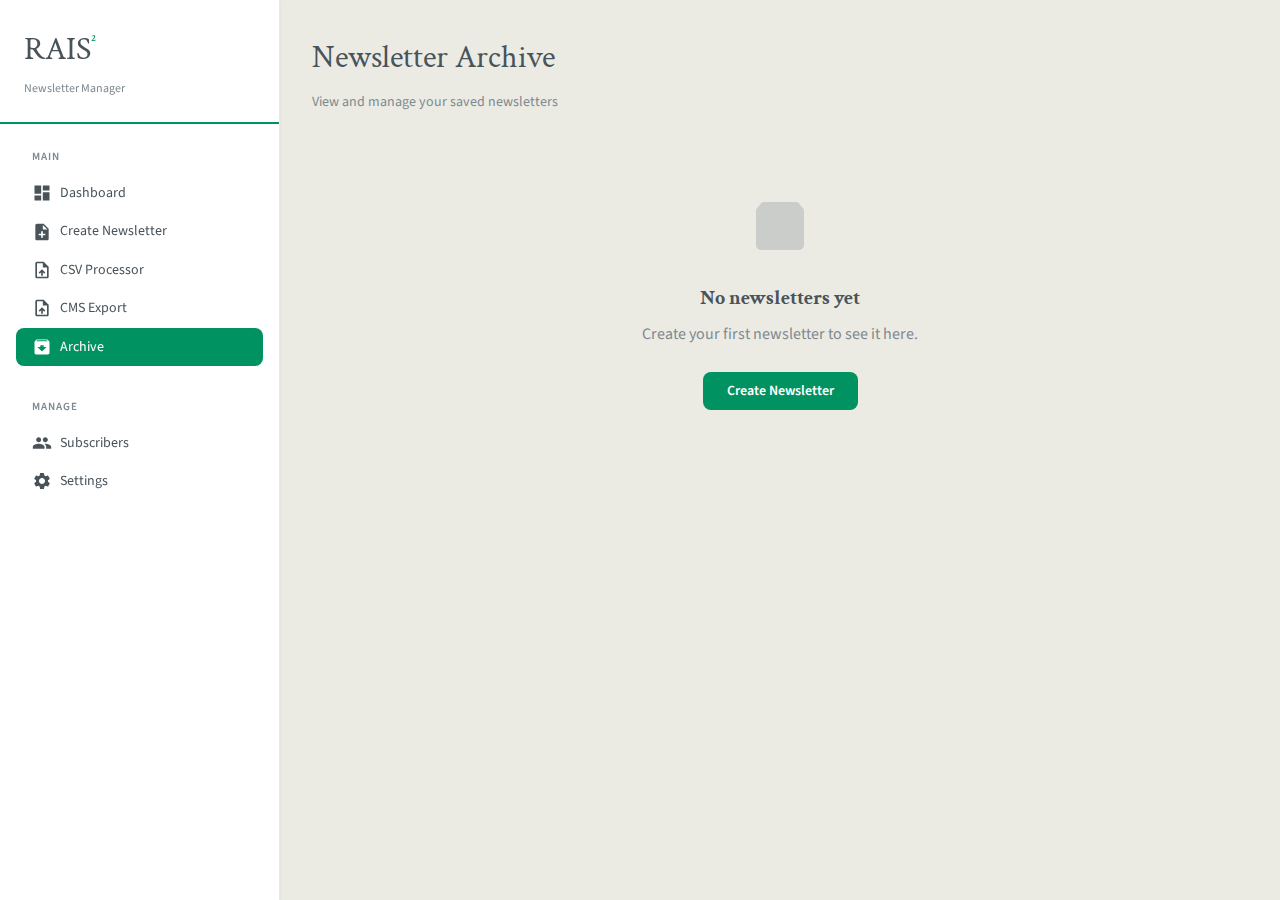
<file: viewer.html>
<!DOCTYPE html>
<html lang="en">
<head>
    <meta charset="UTF-8">
    <meta name="viewport" content="width=device-width, initial-scale=1.0">
    <title>RAIS² Newsletter - Archive</title>
    <link rel="preconnect" href="https://fonts.googleapis.com">
    <link rel="preconnect" href="https://fonts.gstatic.com" crossorigin>
    <link href="https://fonts.googleapis.com/css2?family=Crimson+Text:ital,wght@0,400;0,600;1,400&family=Source+Sans+Pro:wght@400;600;700&display=swap" rel="stylesheet">
    <link rel="stylesheet" href="css/variables.css">
    <link rel="stylesheet" href="css/main.css">
    <link rel="stylesheet" href="css/animations.css">
    <style>
        .newsletter-grid {
            display: grid;
            grid-template-columns: repeat(auto-fill, minmax(300px, 1fr));
            gap: var(--spacing-lg);
        }
        .newsletter-card {
            background: var(--paper-cream);
            border-radius: 2px;
            box-shadow: var(--shadow-paper);
            overflow: hidden;
            transition: transform var(--duration-normal) var(--ease-out-expo),
                        box-shadow var(--duration-normal) var(--ease-out-expo);
        }
        .newsletter-card:hover {
            transform: translateY(-6px) rotate(-0.2deg);
            box-shadow: var(--shadow-paper-hover);
        }
        .newsletter-preview {
            height: 200px;
            overflow: hidden;
            position: relative;
            background: var(--ubt-light-gray);
        }
        .newsletter-preview iframe {
            width: 200%;
            height: 200%;
            transform: scale(0.5);
            transform-origin: top left;
            pointer-events: none;
            border: none;
        }
        .newsletter-preview::after {
            content: '';
            position: absolute;
            bottom: 0;
            left: 0;
            right: 0;
            height: 60px;
            background: linear-gradient(to top, var(--ubt-white), transparent);
        }
        .newsletter-info {
            padding: var(--spacing-lg);
        }
        .newsletter-title {
            font-family: var(--font-headline);
            font-size: 18px;
            color: var(--ubt-dark-gray);
            margin-bottom: var(--spacing-sm);
        }
        .newsletter-meta {
            font-size: 13px;
            color: var(--ubt-medium-gray);
            margin-bottom: var(--spacing-md);
        }
        .newsletter-status {
            display: inline-block;
            padding: 2px 8px;
            font-size: 11px;
            font-weight: 600;
            text-transform: uppercase;
            border-radius: var(--radius-sm);
        }
        .newsletter-status.sent {
            background: #e8f5e9;
            color: #2e7d32;
        }
        .newsletter-status.draft {
            background: var(--ubt-light-gray);
            color: var(--ubt-medium-gray);
        }
        .newsletter-actions {
            display: flex;
            gap: var(--spacing-sm);
            padding-top: var(--spacing-md);
            border-top: 1px solid var(--ubt-light-gray);
        }
        .preview-modal-frame {
            width: 100%;
            height: 70vh;
            border: none;
        }
    </style>
</head>
<body>
    <button class="mobile-menu-btn">
        <svg viewBox="0 0 24 24" fill="currentColor" width="24" height="24"><path d="M3 18h18v-2H3v2zm0-5h18v-2H3v2zm0-7v2h18V6H3z"/></svg>
    </button>

    <div class="app-container">
        <!-- Sidebar -->
        <aside class="sidebar"></aside>

        <!-- Main Content -->
        <main class="main-content">
            <div class="page-header">
                <h1 class="page-title">Newsletter Archive</h1>
                <p class="page-subtitle">View and manage your saved newsletters</p>
            </div>

            <div id="newsletterList">
                <div class="loading"><div class="spinner"></div></div>
            </div>
        </main>
    </div>

    <!-- Preview Modal -->
    <div class="modal-overlay" id="previewModal">
        <div class="modal" style="max-width: 800px;">
            <div class="modal-header">
                <h3 class="modal-title" id="previewTitle">Newsletter Preview</h3>
                <button class="modal-close" onclick="App.closeModal('previewModal')">
                    <svg viewBox="0 0 24 24" fill="currentColor" width="24" height="24"><path d="M19 6.41L17.59 5 12 10.59 6.41 5 5 6.41 10.59 12 5 17.59 6.41 19 12 13.41 17.59 19 19 17.59 13.41 12z"/></svg>
                </button>
            </div>
            <div class="modal-body" style="padding:0;">
                <iframe id="previewFrame" class="preview-modal-frame"></iframe>
            </div>
            <div class="modal-footer">
                <button class="btn btn-secondary" id="btnDownloadPreview">
                    <svg viewBox="0 0 24 24" fill="currentColor" width="20" height="20"><path d="M19 9h-4V3H9v6H5l7 7 7-7zM5 18v2h14v-2H5z"/></svg>
                    Download
                </button>
                <button class="btn btn-secondary" id="btnCopyPreview">
                    <svg viewBox="0 0 24 24" fill="currentColor" width="20" height="20"><path d="M16 1H4c-1.1 0-2 .9-2 2v14h2V3h12V1z"/></svg>
                    Copy HTML
                </button>
            </div>
        </div>
    </div>

    <script src="js/storage.js"></script>
    <script src="js/scraper.js"></script>
    <script src="js/tracker.js"></script>
    <script src="js/newsletter.js"></script>
    <script src="js/email.js"></script>
    <script src="js/subscribers.js"></script>
    <script src="js/motion.js"></script>
    <script src="js/sidebar.js"></script>
    <script src="js/app.js"></script>
    <script>
        let currentNewsletter = null;

        document.addEventListener('DOMContentLoaded', () => {
            loadNewsletters();
        });

        function loadNewsletters() {
            const container = document.getElementById('newsletterList');
            const data = StorageManager.getNewsletters();
            const newsletters = data.newsletters || [];

            if (newsletters.length === 0) {
                container.innerHTML = `
                    <div class="empty-state">
                        <svg viewBox="0 0 24 24" fill="currentColor" width="64" height="64" style="opacity:0.3;"><path d="M20.54 5.23l-1.39-1.68C18.88 3.21 18.47 3 18 3H6c-.47 0-.88.21-1.16.55L3.46 5.23C3.17 5.57 3 6.02 3 6.5V19c0 1.1.9 2 2 2h14c1.1 0 2-.9 2-2V6.5c0-.48-.17-.93-.46-1.27z"/></svg>
                        <h3>No newsletters yet</h3>
                        <p>Create your first newsletter to see it here.</p>
                        <a href="builder.html" class="btn btn-primary mt-lg">Create Newsletter</a>
                    </div>
                `;
                return;
            }

            container.innerHTML = `<div class="newsletter-grid stagger-children" id="newsletterGrid">${newsletters.map(nl => `
                <div class="newsletter-card" data-id="${nl.id}">
                    <div class="newsletter-preview">
                        <iframe srcdoc="${App.escapeHtml(nl.html)}"></iframe>
                    </div>
                    <div class="newsletter-info">
                        <h3 class="newsletter-title">${App.escapeHtml(nl.title)}</h3>
                        <div class="newsletter-meta">
                            <span class="newsletter-status ${nl.sentAt ? 'sent' : 'draft'}">${nl.sentAt ? 'Sent' : 'Draft'}</span>
                            ${nl.sentAt ? `<span> to ${nl.recipientCount} recipients</span>` : ''}
                            <div style="margin-top:4px;">${App.formatDate(nl.createdAt)}</div>
                        </div>
                        <div class="newsletter-actions">
                            <button class="btn btn-sm btn-secondary" onclick="viewNewsletter('${nl.id}')">
                                <svg viewBox="0 0 24 24" fill="currentColor" width="16" height="16"><path d="M12 4.5C7 4.5 2.73 7.61 1 12c1.73 4.39 6 7.5 11 7.5s9.27-3.11 11-7.5c-1.73-4.39-6-7.5-11-7.5z"/></svg>
                                View
                            </button>
                            <button class="btn btn-sm btn-secondary" onclick="downloadNewsletter('${nl.id}')">
                                <svg viewBox="0 0 24 24" fill="currentColor" width="16" height="16"><path d="M19 9h-4V3H9v6H5l7 7 7-7zM5 18v2h14v-2H5z"/></svg>
                            </button>
                            <button class="btn btn-sm btn-secondary" onclick="deleteNewsletter('${nl.id}')" style="margin-left:auto;">
                                <svg viewBox="0 0 24 24" fill="currentColor" width="16" height="16"><path d="M6 19c0 1.1.9 2 2 2h8c1.1 0 2-.9 2-2V7H6v12zM19 4h-3.5l-1-1h-5l-1 1H5v2h14V4z"/></svg>
                            </button>
                        </div>
                    </div>
                </div>
            `).join('')}</div>`;

            // Trigger stagger animations for newsletter cards
            if (window.Motion) {
                Motion.revealStaggered(document.querySelectorAll('.newsletter-card'));
            }
        }

        function viewNewsletter(id) {
            const nl = StorageManager.getNewsletter(id);
            if (!nl) return;

            currentNewsletter = nl;
            document.getElementById('previewTitle').textContent = nl.title;
            document.getElementById('previewFrame').srcdoc = nl.html;
            App.openModal('previewModal');
        }

        function downloadNewsletter(id) {
            const nl = StorageManager.getNewsletter(id);
            if (!nl) return;

            NewsletterGenerator.download(nl.html, `${nl.title.replace(/[^a-z0-9]/gi, '_')}.html`);
            App.showToast('Newsletter downloaded!', 'success');
        }

        function deleteNewsletter(id) {
            if (!App.confirm('Are you sure you want to delete this newsletter?')) return;

            StorageManager.deleteNewsletter(id);
            loadNewsletters();
            App.updateNavBadges();
            App.showToast('Newsletter deleted', 'success');
        }

        // Preview modal buttons
        document.getElementById('btnDownloadPreview').addEventListener('click', () => {
            if (currentNewsletter) {
                NewsletterGenerator.download(currentNewsletter.html, `${currentNewsletter.title.replace(/[^a-z0-9]/gi, '_')}.html`);
            }
        });

        document.getElementById('btnCopyPreview').addEventListener('click', async () => {
            if (currentNewsletter) {
                await NewsletterGenerator.copyToClipboard(currentNewsletter.html);
                App.showToast('HTML copied to clipboard!', 'success');
            }
        });
    </script>
</body>
</html>
</file>
<file: css/variables.css>
/* ================================
   University of Bayreuth
   Corporate Design Variables
   ================================ */

:root {
    /* Official UBT Corporate Design Colors */
    --ubt-green: #009260;
    --ubt-green-dark: #007a4f;
    --ubt-green-light: #e6f4ef;
    --ubt-dark-gray: #48535A;
    --ubt-medium-gray: #7F8990;
    --ubt-light-gray: #EBEBE4;
    --ubt-white: #FFFFFF;
    --ubt-black: #000000;

    /* Category Colors */
    --color-news: #2e7d32;
    --color-news-bg: #e8f5e9;
    --color-event: #1565c0;
    --color-event-bg: #e3f2fd;
    --color-lecture: #ef6c00;
    --color-lecture-bg: #fff3e0;
    --color-publication: #7b1fa2;
    --color-publication-bg: #f3e5f5;
    --color-member: #00838f;
    --color-member-bg: #e0f7fa;
    --color-project: #c2185b;
    --color-project-bg: #fce4ec;

    /* Typography */
    --font-headline: 'Crimson Text', Georgia, serif;
    --font-body: 'Source Sans Pro', 'Segoe UI', system-ui, sans-serif;

    /* Shadows */
    --shadow-sm: 0 1px 3px rgba(72, 83, 90, 0.08);
    --shadow-md: 0 4px 12px rgba(72, 83, 90, 0.1);
    --shadow-lg: 0 8px 24px rgba(72, 83, 90, 0.15);
    --shadow-hover: 0 6px 20px rgba(0, 146, 96, 0.12);

    /* Paper/Mail Card Shadows - Layered for realistic depth */
    --shadow-paper:
        0 1px 1px rgba(72, 83, 90, 0.04),
        0 2px 4px rgba(72, 83, 90, 0.06),
        0 4px 8px rgba(72, 83, 90, 0.06),
        0 8px 16px rgba(72, 83, 90, 0.06);
    --shadow-paper-hover:
        0 2px 2px rgba(72, 83, 90, 0.04),
        0 4px 8px rgba(72, 83, 90, 0.08),
        0 8px 16px rgba(72, 83, 90, 0.08),
        0 16px 32px rgba(72, 83, 90, 0.08);
    --shadow-paper-lifted:
        0 4px 8px rgba(72, 83, 90, 0.06),
        0 8px 16px rgba(72, 83, 90, 0.08),
        0 16px 32px rgba(72, 83, 90, 0.1),
        0 24px 48px rgba(72, 83, 90, 0.08);

    /* Paper Colors */
    --paper-cream: #FDFCFA;
    --paper-edge-light: rgba(255, 255, 255, 0.8);
    --paper-edge-shadow: rgba(72, 83, 90, 0.1);

    /* Motion Timing Functions */
    --ease-out-expo: cubic-bezier(0.16, 1, 0.3, 1);
    --ease-out-quart: cubic-bezier(0.25, 1, 0.5, 1);
    --ease-in-out-quart: cubic-bezier(0.76, 0, 0.24, 1);
    --ease-spring: cubic-bezier(0.175, 0.885, 0.32, 1.275);
    --ease-bounce: cubic-bezier(0.68, -0.55, 0.265, 1.55);

    /* Animation Durations */
    --duration-instant: 100ms;
    --duration-fast: 150ms;
    --duration-normal: 250ms;
    --duration-slow: 400ms;
    --duration-slower: 600ms;
    --duration-page: 300ms;

    /* Stagger Delays */
    --stagger-delay: 50ms;
    --stagger-delay-long: 80ms;

    /* Transform Values */
    --translate-sm: 8px;
    --translate-md: 16px;
    --translate-lg: 24px;
    --scale-pressed: 0.97;
    --scale-hover: 1.02;

    /* Transitions */
    --transition: all 0.25s ease;
    --transition-fast: all 0.15s ease;

    /* Spacing */
    --spacing-xs: 4px;
    --spacing-sm: 8px;
    --spacing-md: 16px;
    --spacing-lg: 24px;
    --spacing-xl: 32px;
    --spacing-xxl: 48px;

    /* Border Radius */
    --radius-sm: 4px;
    --radius-md: 8px;
    --radius-lg: 12px;

    /* Layout */
    --max-width: 1200px;
    --sidebar-width: 280px;
}

/* Dark Mode */
@media (prefers-color-scheme: dark) {
    :root {
        --ubt-light-gray: #1a1d1f;
        --ubt-white: #0d0f10;
        --ubt-dark-gray: #e8e8e8;
        --ubt-medium-gray: #a8b0b8;

        /* Paper colors for dark mode */
        --paper-cream: #1E1E1C;
        --paper-edge-light: rgba(255, 255, 255, 0.05);
        --paper-edge-shadow: rgba(0, 0, 0, 0.3);

        /* Adjusted shadows for dark backgrounds */
        --shadow-paper:
            0 1px 2px rgba(0, 0, 0, 0.2),
            0 2px 4px rgba(0, 0, 0, 0.15),
            0 4px 8px rgba(0, 0, 0, 0.1),
            0 8px 16px rgba(0, 0, 0, 0.08);
        --shadow-paper-hover:
            0 2px 4px rgba(0, 0, 0, 0.25),
            0 4px 8px rgba(0, 0, 0, 0.2),
            0 8px 16px rgba(0, 0, 0, 0.15),
            0 16px 32px rgba(0, 0, 0, 0.1);
    }
}

/* Reduced Motion Support */
@media (prefers-reduced-motion: reduce) {
    :root {
        --duration-instant: 0ms;
        --duration-fast: 0ms;
        --duration-normal: 0ms;
        --duration-slow: 0ms;
        --duration-slower: 0ms;
        --duration-page: 0ms;
        --stagger-delay: 0ms;
        --stagger-delay-long: 0ms;
        --transition: none;
        --transition-fast: none;
    }
}
</file>
<file: css/main.css>
/* ================================
   RAIS2 Newsletter Static Site
   Main Styles
   ================================ */

@import url('https://fonts.googleapis.com/css2?family=Crimson+Text:ital,wght@0,400;0,600;1,400&family=Source+Sans+Pro:wght@400;600;700&display=swap');

/* Reset */
*, *::before, *::after {
    box-sizing: border-box;
    margin: 0;
    padding: 0;
}

/* Base */
html {
    scroll-behavior: smooth;
}

body {
    font-family: var(--font-body);
    font-size: 16px;
    line-height: 1.6;
    color: var(--ubt-dark-gray);
    background-color: var(--ubt-light-gray);
    min-height: 100vh;
}

/* Layout */
.app-container {
    display: flex;
    min-height: 100vh;
}

/* Sidebar */
.sidebar {
    width: var(--sidebar-width);
    background: var(--ubt-white);
    border-right: 1px solid var(--ubt-light-gray);
    position: fixed;
    top: 0;
    left: 0;
    height: 100vh;
    overflow-y: auto;
    z-index: 100;
    box-shadow: var(--shadow-sm);
}

.sidebar-header {
    padding: var(--spacing-lg);
    border-bottom: 2px solid var(--ubt-green);
}

.logo {
    font-family: var(--font-headline);
    font-size: 32px;
    font-weight: 400;
    color: var(--ubt-dark-gray);
    text-decoration: none;
    display: block;
}

.logo sup {
    font-size: 16px;
    color: var(--ubt-green);
}

.logo-subtitle {
    font-size: 12px;
    color: var(--ubt-medium-gray);
    margin-top: var(--spacing-xs);
}

.sidebar-nav {
    padding: var(--spacing-md);
}

.nav-section {
    margin-bottom: var(--spacing-lg);
}

.nav-section-title {
    font-size: 11px;
    font-weight: 600;
    color: var(--ubt-medium-gray);
    text-transform: uppercase;
    letter-spacing: 1px;
    padding: var(--spacing-sm) var(--spacing-md);
}

.nav-link {
    display: flex;
    align-items: center;
    gap: var(--spacing-sm);
    padding: var(--spacing-sm) var(--spacing-md);
    color: var(--ubt-dark-gray);
    text-decoration: none;
    border-radius: var(--radius-md);
    transition: var(--transition);
    font-size: 14px;
}

.nav-link:hover {
    background: var(--ubt-green-light);
    color: var(--ubt-green);
}

.nav-link.active {
    background: var(--ubt-green);
    color: var(--ubt-white);
}

.nav-link svg {
    width: 20px;
    height: 20px;
    flex-shrink: 0;
}

.nav-badge {
    margin-left: auto;
    background: var(--ubt-green);
    color: var(--ubt-white);
    font-size: 11px;
    font-weight: 600;
    padding: 2px 8px;
    border-radius: 10px;
}

/* Main Content */
.main-content {
    flex: 1;
    margin-left: var(--sidebar-width);
    padding: var(--spacing-xl);
    min-height: 100vh;
}

/* Page Header */
.page-header {
    margin-bottom: var(--spacing-xl);
}

.page-title {
    font-family: var(--font-headline);
    font-size: 32px;
    font-weight: 400;
    color: var(--ubt-dark-gray);
    margin-bottom: var(--spacing-sm);
}

.page-subtitle {
    font-size: 14px;
    color: var(--ubt-medium-gray);
}

/* Cards */
.card {
    background: var(--ubt-white);
    border-radius: var(--radius-md);
    box-shadow: var(--shadow-sm);
    overflow: hidden;
}

.card-header {
    padding: var(--spacing-lg);
    border-bottom: 1px solid var(--ubt-light-gray);
    display: flex;
    align-items: center;
    justify-content: space-between;
}

.card-title {
    font-family: var(--font-headline);
    font-size: 20px;
    color: var(--ubt-dark-gray);
}

.card-body {
    padding: var(--spacing-lg);
}

/* Stats Grid */
.stats-grid {
    display: grid;
    grid-template-columns: repeat(auto-fit, minmax(200px, 1fr));
    gap: var(--spacing-lg);
    margin-bottom: var(--spacing-xl);
}

.stat-card {
    background: var(--ubt-white);
    border-radius: var(--radius-md);
    padding: var(--spacing-lg);
    box-shadow: var(--shadow-sm);
    display: flex;
    align-items: center;
    gap: var(--spacing-md);
    transition: var(--transition);
}

.stat-card:hover {
    transform: translateY(-2px);
    box-shadow: var(--shadow-hover);
}

.stat-icon {
    width: 48px;
    height: 48px;
    background: var(--ubt-green-light);
    border-radius: var(--radius-md);
    display: flex;
    align-items: center;
    justify-content: center;
}

.stat-icon svg {
    width: 24px;
    height: 24px;
    color: var(--ubt-green);
}

.stat-content {
    flex: 1;
}

.stat-value {
    font-family: var(--font-headline);
    font-size: 28px;
    font-weight: 600;
    color: var(--ubt-green);
    line-height: 1;
}

.stat-label {
    font-size: 13px;
    color: var(--ubt-medium-gray);
    margin-top: var(--spacing-xs);
}

/* Buttons */
.btn {
    display: inline-flex;
    align-items: center;
    justify-content: center;
    gap: var(--spacing-sm);
    padding: var(--spacing-sm) var(--spacing-lg);
    font-family: var(--font-body);
    font-size: 14px;
    font-weight: 600;
    text-decoration: none;
    border: none;
    border-radius: var(--radius-md);
    cursor: pointer;
    transition: var(--transition);
}

.btn-primary {
    background: var(--ubt-green);
    color: var(--ubt-white);
}

.btn-primary:hover {
    background: var(--ubt-green-dark);
    transform: translateY(-1px);
}

.btn-secondary {
    background: var(--ubt-light-gray);
    color: var(--ubt-dark-gray);
}

.btn-secondary:hover {
    background: var(--ubt-green-light);
    color: var(--ubt-green);
}

.btn-outline {
    background: transparent;
    border: 2px solid var(--ubt-green);
    color: var(--ubt-green);
}

.btn-outline:hover {
    background: var(--ubt-green);
    color: var(--ubt-white);
}

.btn-sm {
    padding: var(--spacing-xs) var(--spacing-md);
    font-size: 13px;
}

.btn-lg {
    padding: var(--spacing-md) var(--spacing-xl);
    font-size: 16px;
}

.btn-icon {
    padding: var(--spacing-sm);
    width: 36px;
    height: 36px;
}

/* Forms */
.form-group {
    margin-bottom: var(--spacing-lg);
}

.form-label {
    display: block;
    font-size: 14px;
    font-weight: 600;
    color: var(--ubt-dark-gray);
    margin-bottom: var(--spacing-sm);
}

.form-input,
.form-select,
.form-textarea {
    width: 100%;
    padding: var(--spacing-sm) var(--spacing-md);
    font-family: var(--font-body);
    font-size: 14px;
    color: var(--ubt-dark-gray);
    background: var(--ubt-white);
    border: 1px solid var(--ubt-light-gray);
    border-radius: var(--radius-md);
    transition: var(--transition);
}

.form-input:focus,
.form-select:focus,
.form-textarea:focus {
    outline: none;
    border-color: var(--ubt-green);
    box-shadow: 0 0 0 3px var(--ubt-green-light);
}

.form-textarea {
    resize: vertical;
    min-height: 100px;
}

.form-hint {
    font-size: 12px;
    color: var(--ubt-medium-gray);
    margin-top: var(--spacing-xs);
}

/* Tables */
.table-container {
    overflow-x: auto;
}

.table {
    width: 100%;
    border-collapse: collapse;
}

.table th,
.table td {
    padding: var(--spacing-md);
    text-align: left;
    border-bottom: 1px solid var(--ubt-light-gray);
}

.table th {
    font-size: 12px;
    font-weight: 600;
    text-transform: uppercase;
    letter-spacing: 0.5px;
    color: var(--ubt-medium-gray);
    background: var(--ubt-light-gray);
}

.table tr:hover {
    background: var(--ubt-green-light);
}

/* Item Cards (for content) */
.item-card {
    background: var(--ubt-white);
    padding: var(--spacing-lg);
    border-left: 3px solid var(--ubt-green);
    margin-bottom: var(--spacing-md);
    border-radius: 0 var(--radius-md) var(--radius-md) 0;
    box-shadow: var(--shadow-sm);
    transition: var(--transition);
}

.item-card:hover {
    transform: translateX(4px);
    box-shadow: var(--shadow-hover);
}

.item-card.news {
    border-left-color: var(--color-news);
}

.item-card.event {
    border-left-color: var(--color-event);
}

.item-card.lecture {
    border-left-color: var(--color-lecture);
}

.item-meta {
    display: flex;
    align-items: center;
    gap: var(--spacing-sm);
    margin-bottom: var(--spacing-sm);
}

.item-date {
    font-family: var(--font-headline);
    font-style: italic;
    font-size: 13px;
    color: var(--ubt-medium-gray);
}

.item-badge {
    font-size: 10px;
    font-weight: 600;
    text-transform: uppercase;
    letter-spacing: 0.5px;
    padding: 3px 8px;
    border-radius: var(--radius-sm);
}

.item-badge.news {
    background: var(--color-news-bg);
    color: var(--color-news);
}

.item-badge.event {
    background: var(--color-event-bg);
    color: var(--color-event);
}

.item-badge.lecture {
    background: var(--color-lecture-bg);
    color: var(--color-lecture);
}

.item-badge.publication {
    background: var(--color-publication-bg);
    color: var(--color-publication);
}

.item-badge.member {
    background: var(--color-member-bg);
    color: var(--color-member);
}

.item-badge.project {
    background: var(--color-project-bg);
    color: var(--color-project);
}

.item-title {
    font-family: var(--font-headline);
    font-size: 18px;
    color: var(--ubt-dark-gray);
    margin-bottom: var(--spacing-sm);
}

.item-title a {
    color: inherit;
    text-decoration: none;
    transition: var(--transition);
}

.item-title a:hover {
    color: var(--ubt-green);
}

.item-summary {
    font-size: 14px;
    color: var(--ubt-medium-gray);
    margin-bottom: var(--spacing-md);
}

.item-link {
    font-size: 13px;
    font-weight: 600;
    color: var(--ubt-green);
    text-decoration: none;
    display: inline-flex;
    align-items: center;
    gap: var(--spacing-xs);
}

.item-link:hover {
    color: var(--ubt-green-dark);
}

/* ================================
   Mail Card Aesthetic
   Physical letter/card styling
   ================================ */

.mail-card {
    position: relative;
    background: var(--paper-cream);
    border-radius: 2px;
    box-shadow: var(--shadow-paper);
    padding: var(--spacing-lg);
    margin-bottom: var(--spacing-lg);
    transition: transform var(--duration-normal) var(--ease-out-expo),
                box-shadow var(--duration-normal) var(--ease-out-expo);
    overflow: visible;
    border-left: 4px solid var(--ubt-green);
}

/* Paper texture - subtle noise overlay */
.mail-card::before {
    content: '';
    position: absolute;
    top: 0;
    left: 0;
    right: 0;
    height: 1px;
    background: linear-gradient(90deg,
        var(--paper-edge-light) 0%,
        rgba(255, 255, 255, 0.4) 50%,
        transparent 100%);
    border-radius: 2px 2px 0 0;
    pointer-events: none;
}

/* Bottom shadow for lifted paper effect */
.mail-card::after {
    content: '';
    position: absolute;
    bottom: -3px;
    left: 12px;
    right: 12px;
    height: 6px;
    background: linear-gradient(to bottom,
        var(--paper-edge-shadow),
        transparent);
    border-radius: 0 0 2px 2px;
    opacity: 0.5;
    z-index: -1;
    pointer-events: none;
}

.mail-card:hover {
    transform: translateY(-4px) rotate(-0.3deg);
    box-shadow: var(--shadow-paper-hover);
}

/* Category-specific colored edges */
.mail-card.news {
    border-left-color: var(--color-news);
}

.mail-card.event {
    border-left-color: var(--color-event);
}

.mail-card.lecture {
    border-left-color: var(--color-lecture);
}

/* Mail card content styling */
.mail-card .item-meta {
    margin-bottom: var(--spacing-md);
}

.mail-card .item-title {
    font-size: 20px;
    margin-bottom: var(--spacing-md);
}

.mail-card .item-summary {
    line-height: 1.7;
}

/* Postal stamp decoration (optional) */
.postal-stamp {
    position: absolute;
    top: var(--spacing-md);
    right: var(--spacing-md);
    width: 40px;
    height: 48px;
    background: var(--ubt-green-light);
    border: 2px dashed var(--ubt-green);
    display: flex;
    align-items: center;
    justify-content: center;
    opacity: 0.6;
    transition: opacity var(--duration-fast) ease;
}

.mail-card:hover .postal-stamp {
    opacity: 0.9;
}

.postal-stamp svg {
    width: 20px;
    height: 20px;
    color: var(--ubt-green);
}

/* Postmark decoration (very subtle) */
.postmark {
    position: absolute;
    top: 50%;
    right: var(--spacing-xl);
    transform: translateY(-50%) rotate(-15deg);
    width: 60px;
    height: 60px;
    border: 2px solid var(--ubt-medium-gray);
    border-radius: 50%;
    opacity: 0.06;
    pointer-events: none;
}

.postmark::before,
.postmark::after {
    content: '';
    position: absolute;
    top: 50%;
    left: -10%;
    right: -10%;
    height: 2px;
    background: var(--ubt-medium-gray);
}

.postmark::before {
    transform: translateY(-8px);
}

.postmark::after {
    transform: translateY(8px);
}

/* Date stamp - circular badge */
.date-stamp {
    position: absolute;
    bottom: var(--spacing-md);
    right: var(--spacing-md);
    width: 44px;
    height: 44px;
    border: 2px solid var(--ubt-green);
    border-radius: 50%;
    display: flex;
    flex-direction: column;
    align-items: center;
    justify-content: center;
    background: var(--ubt-white);
    opacity: 0.8;
}

.date-stamp .day {
    font-size: 14px;
    font-weight: 700;
    color: var(--ubt-green);
    line-height: 1;
}

.date-stamp .month {
    font-size: 8px;
    text-transform: uppercase;
    color: var(--ubt-medium-gray);
    letter-spacing: 0.5px;
}

/* Newsletter grid card styling */
.newsletter-card {
    position: relative;
    background: var(--paper-cream);
    border-radius: 2px;
    box-shadow: var(--shadow-paper);
    overflow: hidden;
    transition: transform var(--duration-normal) var(--ease-out-expo),
                box-shadow var(--duration-normal) var(--ease-out-expo);
}

.newsletter-card::before {
    content: '';
    position: absolute;
    top: 0;
    left: 0;
    right: 0;
    height: 1px;
    background: linear-gradient(90deg,
        var(--paper-edge-light) 0%,
        rgba(255, 255, 255, 0.4) 50%,
        transparent 100%);
    z-index: 1;
    pointer-events: none;
}

.newsletter-card:hover {
    transform: translateY(-6px) rotate(-0.2deg);
    box-shadow: var(--shadow-paper-hover);
}

.newsletter-card-content {
    padding: var(--spacing-lg);
}

.newsletter-card-title {
    font-family: var(--font-headline);
    font-size: 18px;
    color: var(--ubt-dark-gray);
    margin-bottom: var(--spacing-sm);
}

.newsletter-card-meta {
    font-size: 13px;
    color: var(--ubt-medium-gray);
}

/* Alerts */
.alert {
    padding: var(--spacing-md) var(--spacing-lg);
    border-radius: var(--radius-md);
    margin-bottom: var(--spacing-lg);
    display: flex;
    align-items: center;
    gap: var(--spacing-md);
}

.alert-success {
    background: var(--color-news-bg);
    color: var(--color-news);
}

.alert-warning {
    background: var(--color-lecture-bg);
    color: var(--color-lecture);
}

.alert-error {
    background: #ffebee;
    color: #c62828;
}

.alert-info {
    background: var(--color-event-bg);
    color: var(--color-event);
}

/* Loading */
.loading {
    display: flex;
    align-items: center;
    justify-content: center;
    padding: var(--spacing-xxl);
}

.spinner {
    width: 40px;
    height: 40px;
    border: 3px solid var(--ubt-light-gray);
    border-top-color: var(--ubt-green);
    border-radius: 50%;
    animation: spin 1s linear infinite;
}

@keyframes spin {
    to { transform: rotate(360deg); }
}

/* Empty State */
.empty-state {
    text-align: center;
    padding: var(--spacing-xxl);
    color: var(--ubt-medium-gray);
}

.empty-state svg {
    width: 64px;
    height: 64px;
    margin-bottom: var(--spacing-md);
    opacity: 0.5;
}

.empty-state h3 {
    font-family: var(--font-headline);
    font-size: 20px;
    color: var(--ubt-dark-gray);
    margin-bottom: var(--spacing-sm);
}

/* Modal */
.modal-overlay {
    position: fixed;
    top: 0;
    left: 0;
    right: 0;
    bottom: 0;
    background: rgba(0, 0, 0, 0.5);
    display: flex;
    align-items: center;
    justify-content: center;
    z-index: 1000;
    opacity: 0;
    visibility: hidden;
    transition: var(--transition);
}

.modal-overlay.active {
    opacity: 1;
    visibility: visible;
}

.modal {
    background: var(--ubt-white);
    border-radius: var(--radius-lg);
    max-width: 600px;
    width: 90%;
    max-height: 90vh;
    overflow: hidden;
    transform: translateY(20px);
    transition: var(--transition);
}

.modal-overlay.active .modal {
    transform: translateY(0);
}

.modal-header {
    padding: var(--spacing-lg);
    border-bottom: 1px solid var(--ubt-light-gray);
    display: flex;
    align-items: center;
    justify-content: space-between;
}

.modal-title {
    font-family: var(--font-headline);
    font-size: 20px;
}

.modal-close {
    background: none;
    border: none;
    cursor: pointer;
    padding: var(--spacing-sm);
    color: var(--ubt-medium-gray);
    transition: var(--transition);
}

.modal-close:hover {
    color: var(--ubt-dark-gray);
}

.modal-body {
    padding: var(--spacing-lg);
    overflow-y: auto;
    max-height: calc(90vh - 140px);
}

.modal-footer {
    padding: var(--spacing-lg);
    border-top: 1px solid var(--ubt-light-gray);
    display: flex;
    justify-content: flex-end;
    gap: var(--spacing-md);
}

/* Toast Notifications */
.toast-container {
    position: fixed;
    bottom: var(--spacing-lg);
    right: var(--spacing-lg);
    z-index: 1001;
    display: flex;
    flex-direction: column;
    gap: var(--spacing-sm);
}

.toast {
    background: var(--ubt-dark-gray);
    color: var(--ubt-white);
    padding: var(--spacing-md) var(--spacing-lg);
    border-radius: var(--radius-md);
    box-shadow: var(--shadow-lg);
    display: flex;
    align-items: center;
    gap: var(--spacing-md);
    animation: slideIn 0.3s ease;
}

@keyframes slideIn {
    from {
        transform: translateX(100%);
        opacity: 0;
    }
    to {
        transform: translateX(0);
        opacity: 1;
    }
}

.toast-success {
    background: var(--color-news);
}

.toast-error {
    background: #c62828;
}

/* Responsive */
@media (max-width: 768px) {
    .sidebar {
        transform: translateX(-100%);
        transition: var(--transition);
    }

    .sidebar.open {
        transform: translateX(0);
    }

    .main-content {
        margin-left: 0;
        padding: var(--spacing-md);
    }

    .stats-grid {
        grid-template-columns: 1fr;
    }

    .mobile-menu-btn {
        display: flex;
    }
}

.mobile-menu-btn {
    display: none;
    position: fixed;
    top: var(--spacing-md);
    left: var(--spacing-md);
    z-index: 101;
    background: var(--ubt-green);
    color: var(--ubt-white);
    border: none;
    border-radius: var(--radius-md);
    padding: var(--spacing-sm);
    cursor: pointer;
}

/* Utility Classes */
.text-center { text-align: center; }
.text-right { text-align: right; }
.text-green { color: var(--ubt-green); }
.text-muted { color: var(--ubt-medium-gray); }
.mt-lg { margin-top: var(--spacing-lg); }
.mb-lg { margin-bottom: var(--spacing-lg); }
.flex { display: flex; }
.flex-between { justify-content: space-between; }
.flex-center { align-items: center; }
.gap-md { gap: var(--spacing-md); }
.hidden { display: none; }

/* ================================
   Scraping Dashboard Styles
   Mail Card Aesthetic
   ================================ */

.scrape-dashboard {
    position: relative;
    background: var(--paper-cream);
    border-radius: 2px;
    box-shadow: var(--shadow-paper);
    overflow: visible;
    margin-bottom: var(--spacing-lg);
    border-left: 4px solid var(--ubt-green);
    transition: transform var(--duration-normal) var(--ease-out-expo),
                box-shadow var(--duration-normal) var(--ease-out-expo);
}

/* Top edge highlight */
.scrape-dashboard::before {
    content: '';
    position: absolute;
    top: 0;
    left: 0;
    right: 0;
    height: 1px;
    background: linear-gradient(90deg,
        var(--paper-edge-light) 0%,
        rgba(255, 255, 255, 0.4) 50%,
        transparent 100%);
    border-radius: 2px 2px 0 0;
    pointer-events: none;
}

/* Bottom shadow for lifted paper effect */
.scrape-dashboard::after {
    content: '';
    position: absolute;
    bottom: -3px;
    left: 12px;
    right: 12px;
    height: 6px;
    background: linear-gradient(to bottom,
        var(--paper-edge-shadow),
        transparent);
    border-radius: 0 0 2px 2px;
    opacity: 0.5;
    z-index: -1;
    pointer-events: none;
}

.scrape-dashboard:hover {
    transform: translateY(-2px) rotate(-0.15deg);
    box-shadow: var(--shadow-paper-hover);
}

.scrape-dashboard-header {
    display: flex;
    justify-content: space-between;
    align-items: center;
    padding: var(--spacing-md) var(--spacing-lg);
    border-bottom: 1px solid var(--ubt-light-gray);
    background: transparent;
}

/* Remove bottom border when collapsed */
.scrape-dashboard[data-collapsed="true"] .scrape-dashboard-header {
    border-bottom: none;
}

.scrape-dashboard-title {
    display: flex;
    align-items: center;
    gap: var(--spacing-sm);
    font-family: var(--font-headline);
    font-size: 18px;
    font-weight: 400;
    color: var(--ubt-dark-gray);
}

.scrape-dashboard-icon {
    width: 18px;
    height: 18px;
    color: var(--ubt-green);
}

.scrape-dashboard-actions {
    display: flex;
    align-items: center;
    gap: var(--spacing-sm);
}

/* Toggle button */
.scrape-toggle-btn {
    padding: var(--spacing-xs) !important;
    width: 32px;
    height: 32px;
}

.scrape-toggle-btn .toggle-icon {
    transition: transform var(--duration-fast) var(--ease-out-expo);
}

.scrape-dashboard[data-collapsed="true"] .scrape-toggle-btn .toggle-icon {
    transform: rotate(-90deg);
}

/* Collapsible content */
.scrape-dashboard-collapsible {
    max-height: 1000px;
    overflow: hidden;
    transition: max-height var(--duration-normal) var(--ease-out-expo),
                opacity var(--duration-fast);
    opacity: 1;
}

.scrape-dashboard[data-collapsed="true"] .scrape-dashboard-collapsible {
    max-height: 0;
    opacity: 0;
}

.scrape-dashboard-proxy {
    display: flex;
    align-items: center;
    gap: var(--spacing-md);
    padding: var(--spacing-sm) var(--spacing-lg);
    background: rgba(255, 255, 255, 0.5);
    border-bottom: 1px solid var(--ubt-light-gray);
    font-size: 13px;
    color: var(--ubt-medium-gray);
}

.proxy-label {
    font-weight: 600;
}

.proxy-status {
    font-weight: 500;
}

.proxy-status.proxy-healthy {
    color: var(--color-news);
}

.proxy-status.proxy-partial {
    color: var(--color-lecture);
}

.proxy-status.proxy-unhealthy {
    color: #c62828;
}

.proxy-separator {
    color: var(--ubt-light-gray);
}

/* Dashboard Table */
.scrape-dashboard-table {
    padding: var(--spacing-md) var(--spacing-lg);
}

.scrape-table-header {
    display: grid;
    grid-template-columns: 2fr 1.5fr 1fr 1.5fr 1fr;
    gap: var(--spacing-sm);
    padding: var(--spacing-sm) var(--spacing-md);
    margin-bottom: var(--spacing-sm);
    font-size: 11px;
    font-weight: 600;
    text-transform: uppercase;
    letter-spacing: 0.5px;
    color: var(--ubt-medium-gray);
    background: transparent;
    border-bottom: 1px solid var(--ubt-light-gray);
    border-radius: 0;
}

.scrape-table-row {
    position: relative;
    display: grid;
    grid-template-columns: 2fr 1.5fr 1fr 1.5fr 1fr;
    gap: var(--spacing-sm);
    padding: var(--spacing-md);
    margin: var(--spacing-xs) 0;
    background: var(--paper-cream);
    border-left: 3px solid var(--ubt-green);
    border-radius: 0 2px 2px 0;
    align-items: center;
    transition: transform var(--duration-fast) var(--ease-out-expo),
                box-shadow var(--duration-fast) var(--ease-out-expo),
                background var(--duration-fast);
}

.scrape-table-row:hover {
    transform: translateY(-2px) translateX(2px);
    box-shadow: 0 2px 8px rgba(72, 83, 90, 0.12);
    background: var(--paper-cream);
}

.scrape-table-row:last-child {
    margin-bottom: 0;
}

/* Category-specific border colors for rows */
.scrape-table-row[data-category="news"] {
    border-left-color: var(--color-news);
}

.scrape-table-row[data-category="events"] {
    border-left-color: var(--color-event);
}

.scrape-table-row[data-category="lectures"] {
    border-left-color: var(--color-lecture);
}

.scrape-table-row[data-category="publications"] {
    border-left-color: var(--color-publication);
}

.scrape-table-row[data-category="members"] {
    border-left-color: var(--color-member);
}

.scrape-table-row[data-category="projects"] {
    border-left-color: var(--color-project);
}

.scrape-col-type {
    display: flex;
    align-items: center;
}

.category-label {
    font-family: var(--font-headline);
    font-weight: 400;
    font-size: 15px;
    color: var(--ubt-dark-gray);
}

/* Status Indicators - matches item-badge style */
.status-indicator {
    display: inline-flex;
    align-items: center;
    gap: var(--spacing-xs);
    padding: 3px 8px 3px 6px;
    border-radius: var(--radius-sm);
    font-size: 10px;
    font-weight: 600;
    text-transform: uppercase;
    letter-spacing: 0.5px;
}

/* Status dot indicator */
.status-indicator::before {
    content: '';
    width: 6px;
    height: 6px;
    border-radius: 50%;
    background: currentColor;
    flex-shrink: 0;
}

.status-loading {
    background: var(--color-event-bg);
    color: var(--color-event);
}

.status-loading::before {
    animation: pulse 1.2s ease-in-out infinite;
}

.status-success {
    background: var(--color-news-bg);
    color: var(--color-news);
}

.status-cached {
    background: var(--color-lecture-bg);
    color: var(--color-lecture);
}

.status-failed {
    background: #ffebee;
    color: #c62828;
}

.status-pending {
    background: var(--ubt-light-gray);
    color: var(--ubt-medium-gray);
}

/* Source indicators */
.source-fresh {
    color: var(--color-news);
    font-weight: 500;
}

.source-cached {
    color: var(--color-lecture);
    font-style: italic;
}

.source-failed {
    color: var(--ubt-medium-gray);
}

/* Error details */
.scrape-error-details {
    background: #fff8f8;
    padding: var(--spacing-sm) var(--spacing-lg);
    margin: 0 var(--spacing-md) var(--spacing-sm);
    border-radius: 2px;
    border-left: 3px solid #c62828;
    font-size: 12px;
    color: #c62828;
    box-shadow: 0 1px 3px rgba(0, 0, 0, 0.05);
}

.error-content {
    font-family: monospace;
    word-break: break-all;
    font-size: 11px;
}

/* Progress bar */
.scrape-dashboard-progress {
    padding: var(--spacing-md) var(--spacing-lg);
    border-top: 1px solid var(--ubt-light-gray);
    background: rgba(255, 255, 255, 0.3);
}

.progress-bar-container {
    height: 8px;
    background: rgba(72, 83, 90, 0.1);
    border-radius: 4px;
    overflow: hidden;
    margin-bottom: var(--spacing-sm);
    box-shadow: inset 0 1px 2px rgba(0, 0, 0, 0.05);
}

.progress-bar {
    height: 100%;
    background: linear-gradient(90deg, var(--ubt-green), var(--ubt-green-dark));
    border-radius: 4px;
    transition: width var(--duration-normal) var(--ease-out-expo);
    box-shadow: 0 1px 2px rgba(0, 0, 0, 0.1);
}

.progress-text {
    font-size: 12px;
    color: var(--ubt-medium-gray);
    text-align: center;
    font-family: var(--font-headline);
    font-style: italic;
}

/* Dashboard footer */
.scrape-dashboard-footer {
    display: flex;
    justify-content: flex-end;
    gap: var(--spacing-sm);
    padding: var(--spacing-md) var(--spacing-lg);
    border-top: 1px solid var(--ubt-light-gray);
    background: rgba(255, 255, 255, 0.4);
}

/* Retry button */
.retry-btn {
    padding: 4px 8px !important;
    font-size: 11px !important;
}

/* Small spinner for buttons */
.spinner-small {
    width: 14px;
    height: 14px;
    border: 2px solid rgba(255, 255, 255, 0.3);
    border-top-color: white;
    border-radius: 50%;
    animation: spin 0.8s linear infinite;
    display: inline-block;
}

/* Stale content banner - mail card style */
.stale-content-banner {
    position: relative;
    display: flex;
    align-items: center;
    justify-content: space-between;
    padding: var(--spacing-md) var(--spacing-lg);
    background: var(--paper-cream);
    border-left: 4px solid var(--color-lecture);
    margin-bottom: var(--spacing-lg);
    border-radius: 0 2px 2px 0;
    box-shadow: var(--shadow-paper);
    transition: transform var(--duration-fast) var(--ease-out-expo),
                box-shadow var(--duration-fast) var(--ease-out-expo);
}

.stale-content-banner::before {
    content: '';
    position: absolute;
    top: 0;
    left: 0;
    right: 0;
    height: 1px;
    background: linear-gradient(90deg,
        var(--paper-edge-light) 0%,
        rgba(255, 255, 255, 0.4) 50%,
        transparent 100%);
    pointer-events: none;
}

.stale-content-banner:hover {
    transform: translateY(-2px) translateX(2px);
    box-shadow: var(--shadow-paper-hover);
}

.stale-content-banner .banner-text {
    display: flex;
    align-items: center;
    gap: var(--spacing-sm);
    color: var(--color-lecture);
    font-size: 14px;
}

.stale-content-banner .banner-icon {
    font-size: 18px;
}

.stale-content-banner .btn {
    flex-shrink: 0;
}

/* Connection status indicator */
.connection-status {
    display: flex;
    align-items: center;
    gap: var(--spacing-xs);
    font-size: 12px;
    padding: var(--spacing-xs) var(--spacing-sm);
    border-radius: var(--radius-sm);
}

.connection-status.online {
    background: var(--color-news-bg);
    color: var(--color-news);
}

.connection-status.offline {
    background: #ffebee;
    color: #c62828;
}

.connection-dot {
    width: 8px;
    height: 8px;
    border-radius: 50%;
    background: currentColor;
}

.connection-status.online .connection-dot {
    animation: pulse 2s infinite;
}

@keyframes pulse {
    0%, 100% { opacity: 1; }
    50% { opacity: 0.5; }
}

/* Responsive dashboard */
@media (max-width: 768px) {
    .scrape-dashboard {
        border-left-width: 3px;
    }

    .scrape-dashboard:hover {
        transform: none;
    }

    .scrape-table-header {
        display: none;
    }

    .scrape-table-row {
        grid-template-columns: 1fr 1fr;
        grid-template-rows: auto auto;
        gap: var(--spacing-xs);
        border-left-width: 2px;
    }

    .scrape-table-row:hover {
        transform: none;
    }

    .scrape-col-type {
        grid-column: 1 / -1;
    }

    .scrape-col-action {
        grid-column: 1 / -1;
        justify-self: start;
    }

    .scrape-dashboard-header {
        flex-direction: row;
        flex-wrap: wrap;
        gap: var(--spacing-sm);
    }

    .scrape-dashboard-actions {
        flex-wrap: wrap;
    }

    .scrape-dashboard-proxy {
        flex-wrap: wrap;
    }

    .stale-content-banner:hover {
        transform: none;
    }
}

/* ================================
   Year Filter for Publications
   ================================ */

.year-filter {
    display: flex;
    align-items: center;
    justify-content: space-between;
    gap: var(--spacing-md);
    padding: var(--spacing-sm) var(--spacing-md);
    background: var(--ubt-green-light);
    border-bottom: 1px solid var(--ubt-light-gray);
}

.year-filter-chips {
    display: flex;
    gap: 6px;
    flex-wrap: wrap;
}

.year-chip {
    padding: 5px 12px;
    border-radius: 16px;
    border: 1px solid var(--ubt-green);
    background: var(--paper-cream, #fff);
    color: var(--ubt-green);
    cursor: pointer;
    font-size: 0.8125rem;
    font-weight: 500;
    transition: var(--transition);
    white-space: nowrap;
}

.year-chip:hover {
    background: var(--ubt-green);
    color: white;
}

.year-chip.active {
    background: var(--ubt-green);
    color: white;
    border-color: var(--ubt-green-dark, var(--ubt-green));
}

.year-filter-sort {
    display: flex;
    align-items: center;
    gap: var(--spacing-xs);
    font-size: 0.8125rem;
    color: var(--ubt-medium-gray);
}

.year-filter-sort label {
    font-weight: 500;
    white-space: nowrap;
}

.pub-sort-select {
    padding: 4px 8px;
    border: 1px solid var(--ubt-light-gray);
    border-radius: var(--radius-sm);
    background: var(--ubt-white);
    color: var(--ubt-dark-gray);
    font-size: 0.8125rem;
    cursor: pointer;
    transition: var(--transition);
}

.pub-sort-select:hover {
    border-color: var(--ubt-green);
}

.pub-sort-select:focus {
    outline: none;
    border-color: var(--ubt-green);
    box-shadow: 0 0 0 2px var(--ubt-green-light);
}

/* Responsive year filter */
@media (max-width: 768px) {
    .year-filter {
        flex-direction: column;
        align-items: flex-start;
        gap: var(--spacing-sm);
    }

    .year-filter-chips {
        width: 100%;
    }

    .year-chip {
        padding: 4px 10px;
        font-size: 0.75rem;
    }

    .year-filter-sort {
        width: 100%;
        justify-content: flex-end;
    }
}
</file>
<file: css/animations.css>
/* ================================
   RAIS2 Motion Design System
   Animations & Transitions
   ================================ */

/* === KEYFRAMES === */

/* Page Transitions */
@keyframes fadeIn {
    from { opacity: 0; }
    to { opacity: 1; }
}

@keyframes fadeOut {
    from { opacity: 1; }
    to { opacity: 0; }
}

@keyframes slideInFromRight {
    from {
        opacity: 0;
        transform: translateX(var(--translate-lg));
    }
    to {
        opacity: 1;
        transform: translateX(0);
    }
}

@keyframes slideInFromLeft {
    from {
        opacity: 0;
        transform: translateX(calc(-1 * var(--translate-lg)));
    }
    to {
        opacity: 1;
        transform: translateX(0);
    }
}

@keyframes slideInFromBottom {
    from {
        opacity: 0;
        transform: translateY(var(--translate-md));
    }
    to {
        opacity: 1;
        transform: translateY(0);
    }
}

@keyframes slideOutToLeft {
    from {
        opacity: 1;
        transform: translateX(0);
    }
    to {
        opacity: 0;
        transform: translateX(calc(-1 * var(--translate-lg)));
    }
}

/* Reveal Animations */
@keyframes revealUp {
    from {
        opacity: 0;
        transform: translateY(var(--translate-md));
    }
    to {
        opacity: 1;
        transform: translateY(0);
    }
}

@keyframes revealScale {
    from {
        opacity: 0;
        transform: scale(0.95);
    }
    to {
        opacity: 1;
        transform: scale(1);
    }
}

/* Micro-interactions */
@keyframes pulse {
    0%, 100% { transform: scale(1); }
    50% { transform: scale(1.05); }
}

@keyframes pulseSoft {
    0%, 100% { transform: scale(1); opacity: 1; }
    50% { transform: scale(1.02); opacity: 0.9; }
}

@keyframes shake {
    0%, 100% { transform: translateX(0); }
    20% { transform: translateX(-6px); }
    40% { transform: translateX(6px); }
    60% { transform: translateX(-4px); }
    80% { transform: translateX(4px); }
}

@keyframes checkmarkDraw {
    0% {
        stroke-dashoffset: 24;
        opacity: 0;
    }
    50% { opacity: 1; }
    100% {
        stroke-dashoffset: 0;
        opacity: 1;
    }
}

/* Button Press */
@keyframes buttonPress {
    0% { transform: scale(1); }
    50% { transform: scale(var(--scale-pressed)); }
    100% { transform: scale(1); }
}

/* Selection Pop */
@keyframes selectPop {
    0% { transform: scale(1); }
    30% { transform: scale(0.97); }
    60% { transform: scale(1.02); }
    100% { transform: scale(1); }
}

/* Card Lift */
@keyframes cardLift {
    from {
        transform: translateY(0) rotate(0deg);
        box-shadow: var(--shadow-paper);
    }
    to {
        transform: translateY(-4px) rotate(-0.3deg);
        box-shadow: var(--shadow-paper-hover);
    }
}

/* Loading Animations */
@keyframes shimmer {
    0% { background-position: -200% 0; }
    100% { background-position: 200% 0; }
}

@keyframes dotPulse {
    0%, 80%, 100% {
        transform: scale(0.6);
        opacity: 0.5;
    }
    40% {
        transform: scale(1);
        opacity: 1;
    }
}

@keyframes pulseGlow {
    0%, 100% {
        box-shadow: 0 0 0 0 rgba(0, 146, 96, 0.4);
    }
    50% {
        box-shadow: 0 0 0 12px rgba(0, 146, 96, 0);
    }
}

@keyframes spin {
    from { transform: rotate(0deg); }
    to { transform: rotate(360deg); }
}

/* Newsletter Send Animation */
@keyframes envelopeLift {
    0% {
        transform: translateY(0) scale(1);
        opacity: 1;
    }
    100% {
        transform: translateY(-20px) scale(1.05);
        opacity: 1;
    }
}

@keyframes envelopeFly {
    0% {
        transform: translateY(-20px) translateX(0) rotate(0deg) scale(1.05);
        opacity: 1;
    }
    100% {
        transform: translateY(-80px) translateX(150px) rotate(20deg) scale(0.6);
        opacity: 0;
    }
}

@keyframes successBurst {
    0% {
        transform: scale(0);
        opacity: 0;
    }
    50% {
        transform: scale(1.2);
        opacity: 1;
    }
    100% {
        transform: scale(1);
        opacity: 1;
    }
}

/* Progress Bar */
@keyframes progressFill {
    from { width: 0%; }
    to { width: var(--progress-width, 100%); }
}

/* Toast Slide */
@keyframes toastSlideIn {
    from {
        transform: translateX(100%);
        opacity: 0;
    }
    to {
        transform: translateX(0);
        opacity: 1;
    }
}

@keyframes toastSlideOut {
    from {
        transform: translateX(0);
        opacity: 1;
    }
    to {
        transform: translateX(100%);
        opacity: 0;
    }
}

/* Modal Animations */
@keyframes modalBackdropIn {
    from { opacity: 0; }
    to { opacity: 1; }
}

@keyframes modalContentIn {
    from {
        opacity: 0;
        transform: scale(0.95) translateY(10px);
    }
    to {
        opacity: 1;
        transform: scale(1) translateY(0);
    }
}

@keyframes modalContentOut {
    from {
        opacity: 1;
        transform: scale(1) translateY(0);
    }
    to {
        opacity: 0;
        transform: scale(0.95) translateY(10px);
    }
}

/* Counter Tick */
@keyframes counterTick {
    0%, 100% { transform: translateY(0); }
    50% { transform: translateY(-2px); }
}

/* === UTILITY CLASSES === */

/* Page transition wrapper */
.page-transition-wrapper {
    animation: fadeIn var(--duration-page) var(--ease-out-expo);
}

.page-transition-exit {
    animation: fadeOut var(--duration-page) var(--ease-out-expo) forwards;
}

/* Reveal on scroll/load */
.reveal {
    opacity: 0;
}

.reveal.revealed {
    animation: revealUp var(--duration-slow) var(--ease-out-expo) forwards;
}

.reveal-scale {
    opacity: 0;
}

.reveal-scale.revealed {
    animation: revealScale var(--duration-slow) var(--ease-out-expo) forwards;
}

/* Staggered children - automatic stagger delays */
.stagger-children > * {
    opacity: 0;
}

.stagger-children.revealed > * {
    animation: revealUp var(--duration-slow) var(--ease-out-expo) forwards;
}

.stagger-children.revealed > *:nth-child(1) { animation-delay: calc(var(--stagger-delay) * 0); }
.stagger-children.revealed > *:nth-child(2) { animation-delay: calc(var(--stagger-delay) * 1); }
.stagger-children.revealed > *:nth-child(3) { animation-delay: calc(var(--stagger-delay) * 2); }
.stagger-children.revealed > *:nth-child(4) { animation-delay: calc(var(--stagger-delay) * 3); }
.stagger-children.revealed > *:nth-child(5) { animation-delay: calc(var(--stagger-delay) * 4); }
.stagger-children.revealed > *:nth-child(6) { animation-delay: calc(var(--stagger-delay) * 5); }
.stagger-children.revealed > *:nth-child(7) { animation-delay: calc(var(--stagger-delay) * 6); }
.stagger-children.revealed > *:nth-child(8) { animation-delay: calc(var(--stagger-delay) * 7); }
.stagger-children.revealed > *:nth-child(9) { animation-delay: calc(var(--stagger-delay) * 8); }
.stagger-children.revealed > *:nth-child(10) { animation-delay: calc(var(--stagger-delay) * 9); }
.stagger-children.revealed > *:nth-child(11) { animation-delay: calc(var(--stagger-delay) * 10); }
.stagger-children.revealed > *:nth-child(12) { animation-delay: calc(var(--stagger-delay) * 11); }

/* Interactive states */
.hover-lift {
    transition: transform var(--duration-fast) var(--ease-out-expo),
                box-shadow var(--duration-fast) var(--ease-out-expo);
}

.hover-lift:hover {
    transform: translateY(-4px) rotate(-0.3deg);
    box-shadow: var(--shadow-paper-hover);
}

.press-scale {
    transition: transform var(--duration-instant) var(--ease-out-quart);
}

.press-scale:active {
    transform: scale(var(--scale-pressed));
}

/* Button ripple effect */
.btn-ripple {
    position: relative;
    overflow: hidden;
}

.btn-ripple::after {
    content: '';
    position: absolute;
    top: 50%;
    left: 50%;
    width: 0;
    height: 0;
    background: rgba(255, 255, 255, 0.2);
    border-radius: 50%;
    transform: translate(-50%, -50%);
    transition: width 0.4s ease, height 0.4s ease;
}

.btn-ripple:active::after {
    width: 200%;
    height: 200%;
}

/* Selection animation */
.item-select {
    transition: all var(--duration-fast) var(--ease-out-expo);
}

.item-select.selecting {
    animation: selectPop 0.3s var(--ease-spring);
}

.item-select.selected {
    border-color: var(--ubt-green);
    background: var(--ubt-green-light);
}

/* Animated checkbox */
.checkbox-animated {
    position: relative;
    width: 20px;
    height: 20px;
    flex-shrink: 0;
}

.checkbox-animated input[type="checkbox"] {
    opacity: 0;
    position: absolute;
    width: 100%;
    height: 100%;
    cursor: pointer;
    z-index: 1;
}

.checkbox-animated .checkmark-box {
    position: absolute;
    inset: 0;
    border: 2px solid var(--ubt-medium-gray);
    border-radius: var(--radius-sm);
    background: var(--ubt-white);
    transition: all var(--duration-fast) var(--ease-out-expo);
}

.checkbox-animated input:checked + .checkmark-box {
    background: var(--ubt-green);
    border-color: var(--ubt-green);
}

.checkbox-animated .checkmark-icon {
    position: absolute;
    top: 50%;
    left: 50%;
    transform: translate(-50%, -50%);
    width: 12px;
    height: 12px;
    stroke: white;
    stroke-width: 3;
    stroke-linecap: round;
    stroke-linejoin: round;
    fill: none;
    stroke-dasharray: 24;
    stroke-dashoffset: 24;
    pointer-events: none;
}

.checkbox-animated input:checked ~ .checkmark-icon {
    animation: checkmarkDraw 0.3s var(--ease-out-expo) forwards;
}

/* Loading skeleton */
.skeleton {
    background: linear-gradient(
        90deg,
        var(--ubt-light-gray) 25%,
        var(--ubt-green-light) 50%,
        var(--ubt-light-gray) 75%
    );
    background-size: 200% 100%;
    animation: shimmer 1.5s infinite;
    border-radius: var(--radius-md);
}

.skeleton-text {
    height: 1em;
    margin-bottom: 0.5em;
    border-radius: var(--radius-sm);
}

.skeleton-text:last-child {
    width: 60%;
}

.skeleton-card {
    padding: var(--spacing-lg);
    margin-bottom: var(--spacing-md);
}

/* Dot loader */
.loader-dots {
    display: flex;
    gap: var(--spacing-xs);
    justify-content: center;
    align-items: center;
}

.loader-dots span {
    width: 8px;
    height: 8px;
    background: var(--ubt-green);
    border-radius: 50%;
    animation: dotPulse 1.4s infinite;
}

.loader-dots span:nth-child(2) { animation-delay: 0.2s; }
.loader-dots span:nth-child(3) { animation-delay: 0.4s; }

/* Pulse loader */
.loader-pulse {
    width: 48px;
    height: 48px;
    border-radius: 50%;
    background: var(--ubt-green-light);
    display: flex;
    align-items: center;
    justify-content: center;
    animation: pulseGlow 2s infinite;
}

.loader-pulse svg {
    width: 24px;
    height: 24px;
    color: var(--ubt-green);
    animation: pulseSoft 2s infinite;
}

/* Progress bar */
.progress-bar-animated {
    height: 4px;
    background: var(--ubt-light-gray);
    border-radius: 2px;
    overflow: hidden;
}

.progress-bar-animated .progress-fill {
    height: 100%;
    background: var(--ubt-green);
    border-radius: 2px;
    transition: width var(--duration-normal) var(--ease-out-expo);
}

/* Send animation container */
.send-animation-container {
    position: relative;
    display: flex;
    flex-direction: column;
    align-items: center;
    justify-content: center;
    padding: var(--spacing-xxl);
    min-height: 200px;
}

.send-animation-container .envelope-icon {
    width: 64px;
    height: 64px;
    color: var(--ubt-green);
}

.send-animation-container .success-content {
    text-align: center;
}

.send-animation-container .success-content svg {
    width: 64px;
    height: 64px;
    color: var(--ubt-green);
}

.send-animation-container .success-content p {
    margin-top: var(--spacing-md);
    color: var(--ubt-green);
    font-weight: 600;
    font-size: 18px;
}

/* Modal animations */
.modal-overlay {
    opacity: 0;
    visibility: hidden;
    transition: opacity var(--duration-normal) var(--ease-out-expo),
                visibility var(--duration-normal);
}

.modal-overlay.active {
    opacity: 1;
    visibility: visible;
}

.modal-overlay .modal {
    transform: scale(0.95) translateY(10px);
    transition: transform var(--duration-normal) var(--ease-out-expo);
}

.modal-overlay.active .modal {
    transform: scale(1) translateY(0);
}

/* Toast animations */
.toast {
    animation: toastSlideIn var(--duration-normal) var(--ease-out-expo);
}

.toast.exiting {
    animation: toastSlideOut var(--duration-normal) var(--ease-out-expo) forwards;
}

/* Nav indicator animation */
.nav-link {
    position: relative;
}

.nav-link::before {
    content: '';
    position: absolute;
    left: 0;
    top: 50%;
    transform: translateY(-50%);
    width: 3px;
    height: 0;
    background: var(--ubt-green);
    border-radius: 0 2px 2px 0;
    transition: height var(--duration-fast) var(--ease-out-expo);
}

.nav-link.active::before,
.nav-link:hover::before {
    height: 60%;
}

/* Badge pulse for new items */
.badge-pulse {
    animation: pulseSoft 2s infinite;
}

/* Error shake */
.shake-error {
    animation: shake 0.4s var(--ease-out-expo);
}

/* Success flash */
.flash-success {
    animation: pulseSoft 0.3s var(--ease-spring);
}

/* Counter animation helper */
.counter-animate {
    display: inline-block;
    transition: transform var(--duration-fast) var(--ease-spring);
}

.counter-animate.ticking {
    animation: counterTick 0.15s var(--ease-out-expo);
}

/* Form input focus animation */
.input-animated {
    transition: transform var(--duration-fast) var(--ease-out-expo),
                box-shadow var(--duration-fast) var(--ease-out-expo);
}

.input-animated:focus {
    transform: translateY(-1px);
}

/* Card with paper effect - base animation states */
.mail-card {
    transition: transform var(--duration-normal) var(--ease-out-expo),
                box-shadow var(--duration-normal) var(--ease-out-expo);
}

.mail-card:hover {
    transform: translateY(-4px) rotate(-0.3deg);
    box-shadow: var(--shadow-paper-hover);
}

/* Preview update transition */
.preview-updating {
    opacity: 0.5;
    transition: opacity var(--duration-fast) ease;
}

.preview-updated {
    opacity: 1;
    transition: opacity var(--duration-normal) var(--ease-out-expo);
}

/* === AI CHAT ANIMATIONS === */

/* Chat message slide in */
@keyframes chatMessageIn {
    from {
        opacity: 0;
        transform: translateY(12px);
    }
    to {
        opacity: 1;
        transform: translateY(0);
    }
}

.ai-message {
    animation: chatMessageIn 0.3s var(--ease-out-expo);
}

/* AI Panel slide */
@keyframes aiPanelSlide {
    from {
        transform: translateX(100%);
    }
    to {
        transform: translateX(0);
    }
}

/* AI Toggle button pulse */
.ai-toggle-btn {
    animation: pulseGlow 3s infinite;
}

.ai-toggle-btn:hover {
    animation: none;
}

/* Typing dots bounce */
@keyframes typingBounce {
    0%, 60%, 100% {
        transform: translateY(0);
    }
    30% {
        transform: translateY(-4px);
    }
}

.ai-typing-indicator span:nth-child(1) {
    animation: typingBounce 1.4s infinite;
    animation-delay: 0s;
}

.ai-typing-indicator span:nth-child(2) {
    animation: typingBounce 1.4s infinite;
    animation-delay: 0.15s;
}

.ai-typing-indicator span:nth-child(3) {
    animation: typingBounce 1.4s infinite;
    animation-delay: 0.3s;
}

/* === DRAG AND DROP ANIMATIONS === */

/* Drag ghost */
@keyframes dragGhostAppear {
    from {
        opacity: 0;
        transform: scale(0.95) rotate(0deg);
    }
    to {
        opacity: 0.9;
        transform: scale(1) rotate(-2deg);
    }
}

.drag-ghost {
    animation: dragGhostAppear 0.15s var(--ease-out-expo);
}

/* Drop zone highlight */
@keyframes dropZonePulse {
    0%, 100% {
        background: rgba(0, 146, 96, 0.05);
        border-color: var(--ubt-green);
    }
    50% {
        background: rgba(0, 146, 96, 0.1);
    }
}

.ordering-section.drag-over {
    animation: dropZonePulse 1s infinite;
}

/* Drop indicator line */
@keyframes dropIndicatorPulse {
    0%, 100% {
        opacity: 1;
        box-shadow: 0 0 5px var(--ubt-green);
    }
    50% {
        opacity: 0.7;
        box-shadow: 0 0 15px var(--ubt-green);
    }
}

.drop-indicator {
    animation: dropIndicatorPulse 1s infinite;
}

/* Item being dragged */
.ordering-item.dragging {
    opacity: 0.5;
    transform: scale(0.98);
    transition: opacity 0.15s, transform 0.15s;
}

/* Drop position indicators */
.ordering-item.drop-above::before,
.ordering-item.drop-below::after {
    content: '';
    position: absolute;
    left: 0;
    right: 0;
    height: 3px;
    background: var(--ubt-green);
    border-radius: 2px;
    animation: dropIndicatorPulse 1s infinite;
}

.ordering-item.drop-above::before {
    top: -6px;
}

.ordering-item.drop-below::after {
    bottom: -6px;
}

/* === BLOCK ANIMATIONS === */

/* Block card hover */
.custom-block-item {
    transition: transform 0.2s var(--ease-out-expo),
                box-shadow 0.2s var(--ease-out-expo);
}

.custom-block-item:hover {
    transform: translateX(4px);
}

/* Block type selector */
.block-type-option {
    transition: all 0.2s var(--ease-out-expo);
}

.block-type-option:hover {
    transform: translateY(-2px);
}

.block-type-option.selected {
    transform: scale(1.02);
}

/* === ITEM CARD ANIMATIONS === */

/* Item expand/collapse */
.item-expanded {
    transition: max-height 0.3s var(--ease-out-expo),
                opacity 0.3s var(--ease-out-expo);
    opacity: 0;
}

.item-expanded.open {
    opacity: 1;
}

/* Item actions fade */
.item-actions {
    opacity: 0.5;
    transition: opacity 0.2s;
}

.item-select-enhanced:hover .item-actions {
    opacity: 1;
}

/* Expand button rotation */
.item-expand-btn svg {
    transition: transform 0.2s var(--ease-out-expo);
}

.item-expand-btn.expanded svg {
    transform: rotate(180deg);
}

/* Item selection glow */
.item-select-enhanced.selected {
    animation: selectGlow 0.3s var(--ease-out-expo);
}

@keyframes selectGlow {
    0% {
        box-shadow: 0 0 0 0 rgba(0, 146, 96, 0.4);
    }
    50% {
        box-shadow: 0 0 0 8px rgba(0, 146, 96, 0);
    }
    100% {
        box-shadow: var(--shadow-paper);
    }
}
</file>
<file: css/newsletter.css>
/* ================================
   Newsletter Preview Styles
   Based on preview.html template
   ================================ */

/* Newsletter Preview Container */
.newsletter-preview {
    background: var(--ubt-light-gray);
    padding: var(--spacing-xl);
    border-radius: var(--radius-lg);
    max-height: 80vh;
    overflow-y: auto;
}

.newsletter-preview-frame {
    max-width: 680px;
    margin: 0 auto;
    background: var(--ubt-white);
    box-shadow: var(--shadow-lg);
}

/* Newsletter Header */
.nl-header {
    background: var(--ubt-white);
    padding: 48px 48px 40px;
    text-align: left;
    position: relative;
}

.nl-header::after {
    content: '';
    position: absolute;
    bottom: 0;
    right: 48px;
    width: 120px;
    height: 120px;
    background: var(--ubt-green-light);
    border-radius: 50%;
    opacity: 0.5;
    transform: translate(30%, 30%);
}

.nl-header-top {
    display: flex;
    justify-content: space-between;
    align-items: flex-start;
    margin-bottom: 32px;
    position: relative;
    z-index: 1;
}

.nl-logo-text {
    font-family: var(--font-headline);
    font-size: 48px;
    font-weight: 400;
    color: var(--ubt-dark-gray);
    letter-spacing: -0.02em;
    line-height: 1;
    margin: 0;
}

.nl-logo-text sup {
    font-size: 22px;
    color: var(--ubt-green);
    vertical-align: super;
}

.nl-issue-badge {
    background: var(--ubt-green-light);
    padding: 10px 16px;
    text-align: center;
}

.nl-issue-num {
    font-family: var(--font-body);
    font-weight: 600;
    font-size: 11px;
    color: var(--ubt-green);
    text-transform: uppercase;
    letter-spacing: 1px;
    margin-bottom: 2px;
}

.nl-issue-date {
    font-family: var(--font-headline);
    font-style: italic;
    font-size: 13px;
    color: var(--ubt-dark-gray);
}

.nl-header-title h1 {
    font-family: var(--font-headline);
    font-size: 38px;
    font-weight: 400;
    color: var(--ubt-dark-gray);
    letter-spacing: -0.02em;
    line-height: 1;
    margin: 0 0 14px 0;
}

.nl-header-subtitle {
    font-family: var(--font-body);
    font-weight: 600;
    font-size: 15px;
    color: var(--ubt-green);
    margin: 0;
    line-height: 1.5;
    display: flex;
    align-items: center;
    gap: 8px;
}

.nl-header-subtitle::before {
    content: '';
    width: 24px;
    height: 2px;
    background: var(--ubt-green);
}

/* Green Divider */
.nl-divider {
    height: 2px;
    background: var(--ubt-green);
    border: none;
    margin: 0;
}

.nl-divider-section {
    height: 1px;
    background: var(--ubt-green);
    border: none;
    margin: 20px 0;
    opacity: 0.3;
}

/* Hero Section */
.nl-hero {
    background: linear-gradient(135deg, var(--ubt-light-gray) 0%, var(--ubt-green-light) 100%);
    padding: 40px 48px;
    position: relative;
}

.nl-hero::before {
    content: '';
    position: absolute;
    top: 0;
    left: 0;
    right: 0;
    height: 1px;
    background: linear-gradient(90deg, var(--ubt-green), transparent);
}

.nl-hero-intro {
    font-family: var(--font-body);
    font-weight: 400;
    font-size: 17px;
    color: var(--ubt-dark-gray);
    line-height: 1.7;
    text-align: left;
    margin: 0;
}

.nl-hero-intro strong {
    color: var(--ubt-green);
    font-weight: 600;
}

/* Table of Contents */
.nl-toc {
    background: var(--ubt-light-gray);
    padding: 28px 48px;
    border-bottom: 1px solid rgba(0,146,96,0.15);
}

.nl-toc-label {
    font-family: var(--font-body);
    font-weight: 600;
    font-size: 11px;
    color: var(--ubt-green);
    text-transform: uppercase;
    letter-spacing: 1.5px;
    margin-bottom: 16px;
}

.nl-toc-list {
    display: flex;
    flex-wrap: wrap;
    gap: 12px;
}

.nl-toc-item {
    font-family: var(--font-body);
    font-size: 14px;
    color: var(--ubt-dark-gray);
    text-decoration: none;
    padding: 10px 18px;
    background: var(--ubt-white);
    border: 1px solid transparent;
    transition: var(--transition);
    display: flex;
    align-items: center;
    gap: 8px;
}

.nl-toc-item:hover {
    border-color: var(--ubt-green);
    color: var(--ubt-green);
}

.nl-toc-item::before {
    content: '';
    width: 6px;
    height: 6px;
    background: var(--ubt-green);
}

.nl-toc-count {
    font-size: 11px;
    font-weight: 600;
    color: var(--ubt-white);
    background: var(--ubt-green);
    padding: 2px 8px;
    margin-left: 4px;
}

/* Content */
.nl-content {
    padding: 48px;
    background: var(--ubt-white);
}

/* Section */
.nl-section {
    margin-bottom: 48px;
}

.nl-section:last-child {
    margin-bottom: 0;
}

.nl-section-header {
    margin-bottom: 28px;
    display: flex;
    align-items: flex-start;
    gap: 16px;
}

.nl-section-icon {
    width: 48px;
    height: 48px;
    background: var(--ubt-green-light);
    display: flex;
    align-items: center;
    justify-content: center;
    flex-shrink: 0;
}

.nl-section-icon svg {
    width: 24px;
    height: 24px;
}

.nl-section-text {
    flex: 1;
}

.nl-section-title {
    font-family: var(--font-headline);
    font-size: 28px;
    font-weight: 400;
    color: var(--ubt-dark-gray);
    letter-spacing: -0.02em;
    line-height: 1;
    margin: 0 0 8px 0;
}

.nl-section-subtitle {
    font-family: var(--font-body);
    font-weight: 600;
    font-size: 13px;
    color: var(--ubt-green);
    margin: 0;
    text-transform: uppercase;
    letter-spacing: 0.5px;
}

/* Item Card - Physical Mail Aesthetic */
.nl-item-card {
    background: var(--paper-cream, #FDFCFA);
    padding: 24px 24px 24px 28px;
    margin-bottom: 16px;
    border: none;
    border-left: 4px solid var(--ubt-green);
    border-radius: 2px;
    box-shadow:
        0 1px 1px rgba(72, 83, 90, 0.04),
        0 2px 4px rgba(72, 83, 90, 0.06),
        0 4px 8px rgba(72, 83, 90, 0.06),
        0 8px 16px rgba(72, 83, 90, 0.06);
    transition: transform 0.25s cubic-bezier(0.16, 1, 0.3, 1),
                box-shadow 0.25s cubic-bezier(0.16, 1, 0.3, 1);
    position: relative;
}

/* Paper edge highlight */
.nl-item-card::before {
    content: '';
    position: absolute;
    top: 0;
    left: 4px;
    right: 0;
    height: 1px;
    background: linear-gradient(90deg, rgba(255,255,255,0.8), rgba(255,255,255,0.3));
}

.nl-item-card:hover {
    transform: translateY(-4px) rotate(-0.3deg);
    box-shadow:
        0 2px 2px rgba(72, 83, 90, 0.04),
        0 4px 8px rgba(72, 83, 90, 0.08),
        0 8px 16px rgba(72, 83, 90, 0.08),
        0 16px 32px rgba(72, 83, 90, 0.08);
    border-left-color: var(--ubt-green-dark);
}

.nl-item-card:last-child {
    margin-bottom: 0;
}

.nl-item-meta {
    display: flex;
    align-items: center;
    gap: 12px;
    margin-bottom: 10px;
}

.nl-item-date {
    font-family: var(--font-headline);
    font-style: italic;
    font-size: 13px;
    color: var(--ubt-medium-gray);
}

.nl-item-badge {
    font-family: var(--font-body);
    font-size: 10px;
    font-weight: 600;
    text-transform: uppercase;
    letter-spacing: 0.5px;
    padding: 3px 8px;
    background: var(--ubt-light-gray);
    color: var(--ubt-dark-gray);
}

.nl-item-badge.news { background: #e8f5e9; color: #2e7d32; }
.nl-item-badge.event { background: #e3f2fd; color: #1565c0; }
.nl-item-badge.lecture { background: #fff3e0; color: #ef6c00; }
.nl-item-badge.publication { background: #f3e5f5; color: #7b1fa2; }
.nl-item-badge.member { background: #e0f7fa; color: #00838f; }
.nl-item-badge.project { background: #fce4ec; color: #c2185b; }

.nl-item-title {
    font-family: var(--font-headline);
    font-size: 21px;
    font-weight: 400;
    color: var(--ubt-dark-gray);
    letter-spacing: -0.02em;
    line-height: 1.3;
    margin: 0 0 12px 0;
}

.nl-item-title a {
    color: var(--ubt-dark-gray);
    text-decoration: none;
    transition: var(--transition);
}

.nl-item-title a:hover {
    color: var(--ubt-green);
}

.nl-item-summary {
    font-family: var(--font-body);
    font-size: 15px;
    color: var(--ubt-medium-gray);
    line-height: 1.6;
    text-align: left;
    margin: 0 0 16px 0;
}

.nl-item-link {
    font-family: var(--font-body);
    font-weight: 600;
    font-size: 13px;
    color: var(--ubt-green);
    text-decoration: none;
    display: inline-flex;
    align-items: center;
    gap: 6px;
    transition: var(--transition);
    padding: 6px 0;
}

.nl-item-link:hover {
    color: var(--ubt-green-dark);
    gap: 10px;
}

.nl-item-link::after {
    content: '\2192';
    font-size: 16px;
}

/* CTA Section */
.nl-cta {
    text-align: center;
    padding: 48px;
    background: var(--ubt-light-gray);
    position: relative;
}

.nl-cta::before {
    content: '';
    position: absolute;
    top: 0;
    left: 50%;
    transform: translateX(-50%);
    width: 60px;
    height: 2px;
    background: var(--ubt-green);
}

.nl-cta-label {
    font-family: var(--font-headline);
    font-style: italic;
    font-size: 15px;
    color: var(--ubt-medium-gray);
    margin-bottom: 20px;
}

.nl-cta-button {
    display: inline-block;
    background: var(--ubt-green);
    color: var(--ubt-white) !important;
    padding: 16px 40px;
    text-decoration: none;
    font-family: var(--font-body);
    font-size: 14px;
    font-weight: 600;
    text-transform: uppercase;
    letter-spacing: 1px;
    transition: var(--transition);
    box-shadow: 0 4px 12px rgba(0, 146, 96, 0.25);
}

.nl-cta-button:hover {
    background: var(--ubt-green-dark);
    transform: translateY(-2px);
    box-shadow: 0 6px 20px rgba(0, 146, 96, 0.3);
}

/* Pillars Section */
.nl-pillars {
    background: var(--ubt-white);
    padding: 48px;
}

.nl-pillar-grid {
    display: grid;
    grid-template-columns: repeat(2, 1fr);
    gap: 12px;
}

.nl-pillar-item {
    background: var(--ubt-light-gray);
    padding: 18px 20px;
    font-family: var(--font-body);
    font-size: 14px;
    font-weight: 500;
    color: var(--ubt-dark-gray);
    display: flex;
    align-items: center;
    gap: 12px;
    transition: var(--transition);
    border: 1px solid transparent;
}

.nl-pillar-item:hover {
    background: var(--ubt-green-light);
    border-color: var(--ubt-green);
}

.nl-pillar-item::before {
    content: '';
    width: 8px;
    height: 8px;
    background: var(--ubt-green);
    flex-shrink: 0;
}

/* Quote Section */
.nl-quote {
    background: linear-gradient(135deg, var(--ubt-green) 0%, var(--ubt-green-dark) 100%);
    padding: 56px 48px;
    position: relative;
    overflow: hidden;
}

.nl-quote::before {
    content: '';
    position: absolute;
    top: -50px;
    right: -50px;
    width: 200px;
    height: 200px;
    background: rgba(255,255,255,0.05);
    border-radius: 50%;
}

.nl-quote-text {
    font-family: var(--font-headline);
    font-size: 24px;
    font-style: italic;
    font-weight: 400;
    color: var(--ubt-white);
    line-height: 1.5;
    margin: 0 0 24px 0;
    position: relative;
    z-index: 1;
}

.nl-quote-author {
    font-family: var(--font-body);
    font-size: 14px;
    color: rgba(255,255,255,0.9);
    font-weight: 600;
    margin: 0;
}

.nl-quote-role {
    font-family: var(--font-body);
    font-size: 13px;
    color: rgba(255,255,255,0.7);
    margin: 4px 0 0 0;
}

/* Stats Section */
.nl-stats {
    background: var(--ubt-light-gray);
    padding: 48px;
}

.nl-stats-grid {
    display: grid;
    grid-template-columns: repeat(4, 1fr);
    gap: 16px;
}

.nl-stat-item {
    background: var(--ubt-white);
    padding: 28px 20px;
    text-align: center;
    border: 1px solid transparent;
    transition: var(--transition);
}

.nl-stat-item:hover {
    border-color: var(--ubt-green);
    transform: translateY(-4px);
    box-shadow: var(--shadow-hover);
}

.nl-stat-value {
    font-family: var(--font-headline);
    font-size: 36px;
    font-weight: 600;
    color: var(--ubt-green);
    line-height: 1;
    margin-bottom: 8px;
}

.nl-stat-label {
    font-family: var(--font-body);
    font-size: 13px;
    color: var(--ubt-medium-gray);
    text-transform: uppercase;
    letter-spacing: 0.5px;
}

/* Footer */
.nl-footer {
    background: var(--ubt-dark-gray);
    padding: 48px;
    color: var(--ubt-white);
}

.nl-footer-top {
    display: flex;
    justify-content: space-between;
    align-items: flex-start;
    padding-bottom: 32px;
    margin-bottom: 32px;
    border-bottom: 1px solid rgba(255,255,255,0.15);
}

.nl-footer-logo {
    font-family: var(--font-headline);
    font-size: 28px;
    font-weight: 400;
    color: var(--ubt-white);
    margin-bottom: 8px;
}

.nl-footer-logo sup {
    color: var(--ubt-green);
    font-size: 14px;
}

.nl-footer-tagline {
    font-family: var(--font-body);
    font-size: 13px;
    color: rgba(255,255,255,0.7);
    margin: 0;
}

.nl-footer-contact {
    text-align: right;
}

.nl-footer-contact p {
    font-family: var(--font-body);
    font-size: 14px;
    color: rgba(255,255,255,0.8);
    line-height: 1.6;
    margin: 0;
}

.nl-footer-contact a {
    color: var(--ubt-green);
    text-decoration: none;
    transition: var(--transition);
}

.nl-footer-contact a:hover {
    color: #00b374;
}

.nl-footer-bottom {
    padding-top: 24px;
    border-top: 1px solid rgba(255,255,255,0.15);
    display: flex;
    justify-content: space-between;
    align-items: center;
}

.nl-footer-copy {
    font-family: var(--font-body);
    font-size: 12px;
    color: rgba(255,255,255,0.5);
    margin: 0;
}

.nl-footer-links {
    display: flex;
    gap: 24px;
}

.nl-footer-link {
    font-family: var(--font-body);
    font-size: 12px;
    color: rgba(255,255,255,0.6);
    text-decoration: none;
    transition: var(--transition);
}

.nl-footer-link:hover {
    color: var(--ubt-green);
}

/* Responsive Newsletter */
@media (max-width: 680px) {
    .nl-header {
        padding: 32px 24px;
    }

    .nl-header::after {
        display: none;
    }

    .nl-header-top {
        flex-direction: column;
        gap: 16px;
    }

    .nl-logo-text {
        font-size: 40px;
    }

    .nl-header-title h1 {
        font-size: 30px;
    }

    .nl-hero {
        padding: 32px 24px;
    }

    .nl-content {
        padding: 32px 24px;
    }

    .nl-section-header {
        flex-direction: column;
        gap: 12px;
    }

    .nl-pillar-grid {
        grid-template-columns: 1fr;
    }

    .nl-stats-grid {
        grid-template-columns: repeat(2, 1fr);
    }

    .nl-footer {
        padding: 32px 24px;
    }

    .nl-footer-top {
        flex-direction: column;
        gap: 24px;
    }

    .nl-footer-contact {
        text-align: left;
    }

    .nl-footer-bottom {
        flex-direction: column;
        gap: 16px;
        text-align: center;
    }
}
</file>
<file: css/builder-enhanced.css>
/**
 * Enhanced Builder Styles
 * AI Chat, Drag-Drop, Custom Blocks
 */

/* ===== Layout ===== */
.builder-layout-enhanced {
    display: grid;
    grid-template-columns: 450px 1fr;
    gap: var(--spacing-xl);
    min-height: calc(100vh - 200px);
    transition: grid-template-columns var(--duration-normal) var(--ease-out-expo);
}

.builder-layout-enhanced.chat-open {
    grid-template-columns: 400px 1fr 380px;
}

@media (max-width: 1400px) {
    .builder-layout-enhanced {
        grid-template-columns: 380px 1fr;
    }
    .builder-layout-enhanced.chat-open {
        grid-template-columns: 350px 1fr 350px;
    }
}

@media (max-width: 1200px) {
    .builder-layout-enhanced {
        grid-template-columns: 1fr;
    }
    .builder-layout-enhanced.chat-open {
        grid-template-columns: 1fr;
    }
}

/* ===== Content Panel ===== */
.content-panel {
    display: flex;
    flex-direction: column;
}

.content-panel .card {
    flex: 1;
    display: flex;
    flex-direction: column;
}

.content-panel .card-body {
    flex: 1;
    display: flex;
    flex-direction: column;
}

/* ===== Intro Block Card ===== */
.intro-block-card {
    background: var(--ubt-white);
    border-radius: var(--radius-md);
    padding: var(--spacing-md);
    border: 1px solid var(--ubt-green);
}

.intro-block-header {
    display: flex;
    align-items: center;
    justify-content: space-between;
    margin-bottom: var(--spacing-sm);
}

.intro-block-label {
    display: flex;
    align-items: center;
    gap: var(--spacing-xs);
    font-size: 12px;
    font-weight: 600;
    color: var(--ubt-green);
    text-transform: uppercase;
}

.intro-block-actions {
    display: flex;
    gap: var(--spacing-xs);
}

.intro-block-content {
    font-size: 14px;
    color: var(--ubt-dark-gray);
    line-height: 1.5;
    max-height: 60px;
    overflow: hidden;
    text-overflow: ellipsis;
}

.intro-block-content.empty {
    color: var(--ubt-medium-gray);
    font-style: italic;
}

/* ===== Button Icon ===== */
.btn-icon {
    width: 28px;
    height: 28px;
    border: none;
    background: var(--ubt-light-gray);
    border-radius: var(--radius-sm);
    cursor: pointer;
    display: flex;
    align-items: center;
    justify-content: center;
    color: var(--ubt-medium-gray);
    transition: all var(--duration-fast);
}

.btn-icon:hover {
    background: var(--ubt-green);
    color: var(--ubt-white);
}

.btn-icon.btn-danger:hover {
    background: #ef4444;
    color: var(--ubt-white);
}

/* ===== Trash Drop Zone ===== */
.trash-drop-zone {
    display: flex;
    align-items: center;
    justify-content: center;
    gap: var(--spacing-sm);
    padding: var(--spacing-md);
    background: var(--ubt-light-gray);
    border-top: 2px dashed var(--ubt-medium-gray);
    color: var(--ubt-medium-gray);
    font-size: 13px;
    transition: all 0.2s ease;
    opacity: 0.6;
    min-height: 50px;
}

/* When dragging an item, make trash zone more visible */
.trash-drop-zone.active {
    opacity: 1;
    background: #fef2f2;
    border-color: #f87171;
    color: #b91c1c;
    padding: var(--spacing-lg);
    animation: pulseTrash 1.5s ease-in-out infinite;
}

@keyframes pulseTrash {
    0%, 100% {
        background: #fef2f2;
    }
    50% {
        background: #fee2e2;
    }
}

/* When hovering with item over trash */
.trash-drop-zone.drag-over {
    background: #ef4444 !important;
    border-color: #dc2626 !important;
    color: white !important;
    transform: scale(1.02);
    box-shadow: 0 4px 12px rgba(239, 68, 68, 0.3);
}

.trash-drop-zone.drag-over svg {
    transform: scale(1.3);
    animation: shake 0.3s ease-in-out infinite;
}

@keyframes shake {
    0%, 100% { transform: scale(1.3) rotate(0deg); }
    25% { transform: scale(1.3) rotate(-5deg); }
    75% { transform: scale(1.3) rotate(5deg); }
}

.trash-drop-zone svg {
    transition: transform 0.2s ease;
    flex-shrink: 0;
}

/* ===== Form Textarea ===== */
.form-textarea {
    width: 100%;
    padding: var(--spacing-md);
    border: 1px solid var(--ubt-light-gray);
    border-radius: var(--radius-md);
    font-size: 14px;
    font-family: inherit;
    line-height: 1.6;
    resize: vertical;
    transition: border-color var(--duration-fast);
}

.form-textarea:focus {
    outline: none;
    border-color: var(--ubt-green);
}

/* ===== AI Assist Panel in Modals ===== */
.ai-assist-panel {
    display: flex;
    gap: var(--spacing-sm);
    flex-wrap: wrap;
}

/* ===== AI Chat Panel ===== */
.ai-chat-panel {
    position: fixed;
    top: 0;
    right: 0;
    width: 380px;
    height: 100vh;
    background: var(--ubt-white);
    box-shadow: -4px 0 24px rgba(0, 0, 0, 0.12);
    transform: translateX(100%);
    transition: transform var(--duration-normal) var(--ease-out-expo);
    z-index: 200;
    display: flex;
    flex-direction: column;
}

.ai-chat-panel.open {
    transform: translateX(0);
}

.ai-chat-header {
    padding: var(--spacing-md) var(--spacing-lg);
    background: var(--ubt-green);
    color: var(--ubt-white);
    display: flex;
    align-items: center;
    justify-content: space-between;
    flex-shrink: 0;
}

.ai-chat-title {
    display: flex;
    align-items: center;
    gap: var(--spacing-sm);
    font-weight: 600;
    font-size: 16px;
}

.ai-chat-title svg {
    width: 24px;
    height: 24px;
}

.ai-chat-header-actions {
    display: flex;
    align-items: center;
    gap: var(--spacing-xs);
}

/* Header button styles */
.ai-chat-header-btn {
    background: rgba(255, 255, 255, 0.15);
    border: none;
    color: var(--ubt-white);
    width: 32px;
    height: 32px;
    border-radius: var(--radius-sm);
    cursor: pointer;
    display: flex;
    align-items: center;
    justify-content: center;
    transition: background var(--duration-fast);
}

.ai-chat-header-btn:hover {
    background: rgba(255, 255, 255, 0.3);
}

/* Provider badge in header */
.ai-provider-badge {
    font-size: 10px;
    padding: 2px 8px;
    border-radius: 10px;
    background: rgba(255, 255, 255, 0.2);
    margin-left: 4px;
    font-weight: 500;
}

.ai-provider-badge.openrouter {
    background: rgba(99, 102, 241, 0.3);
}

.ai-provider-badge.puter {
    background: rgba(236, 72, 153, 0.3);
}

.ai-provider-badge.openai {
    background: rgba(16, 163, 127, 0.3);
}

.ai-provider-badge.claude {
    background: rgba(217, 119, 6, 0.3);
}

/* Backwards compatibility */
.ai-chat-settings,
.ai-chat-close {
    background: rgba(255, 255, 255, 0.2);
    border: none;
    color: var(--ubt-white);
    width: 32px;
    height: 32px;
    border-radius: var(--radius-sm);
    cursor: pointer;
    display: flex;
    align-items: center;
    justify-content: center;
    transition: background var(--duration-fast);
}

.ai-chat-settings:hover,
.ai-chat-close:hover {
    background: rgba(255, 255, 255, 0.3);
}

/* Quick Settings Panel */
.ai-quick-settings {
    background: var(--ubt-white);
    border-bottom: 1px solid var(--ubt-light-gray);
    animation: slideDown 0.2s var(--ease-out-expo);
}

@keyframes slideDown {
    from {
        opacity: 0;
        transform: translateY(-10px);
    }
    to {
        opacity: 1;
        transform: translateY(0);
    }
}

.ai-quick-settings-header {
    display: flex;
    align-items: center;
    justify-content: space-between;
    padding: var(--spacing-sm) var(--spacing-md);
    background: var(--ubt-light-gray);
    font-size: 12px;
    font-weight: 600;
    color: var(--ubt-dark-gray);
}

.ai-quick-settings-close {
    background: none;
    border: none;
    font-size: 18px;
    cursor: pointer;
    color: var(--ubt-medium-gray);
    line-height: 1;
    padding: 0;
    width: 24px;
    height: 24px;
    display: flex;
    align-items: center;
    justify-content: center;
    border-radius: var(--radius-sm);
    transition: background var(--duration-fast);
}

.ai-quick-settings-close:hover {
    background: rgba(0, 0, 0, 0.1);
}

.ai-quick-settings-body {
    padding: var(--spacing-md);
}

.ai-quick-settings-body .form-label {
    color: var(--ubt-dark-gray);
}

.ai-quick-settings-body .form-input {
    width: 100%;
}

.ai-chat-body {
    flex: 1;
    overflow-y: auto;
    display: flex;
    flex-direction: column;
}

.ai-chat-messages {
    flex: 1;
    padding: var(--spacing-lg);
    display: flex;
    flex-direction: column;
    gap: var(--spacing-md);
    overflow-y: auto;
}

.ai-message {
    max-width: 85%;
    border-radius: var(--radius-md);
    animation: messageSlideIn 0.3s var(--ease-out-expo);
    line-height: 1.5;
    font-size: 14px;
}

.ai-message-content {
    padding: var(--spacing-md);
}

.ai-message.user {
    align-self: flex-end;
    background: var(--ubt-green);
    color: var(--ubt-white);
    border-bottom-right-radius: 4px;
}

.ai-message.user .ai-message-content {
    white-space: pre-wrap;
}

.ai-message.assistant {
    align-self: flex-start;
    background: var(--ubt-light-gray);
    color: var(--ubt-dark-gray);
    border-bottom-left-radius: 4px;
}

/* Error message styling */
.ai-message.ai-message-error {
    background: #fef2f2;
    border: 1px solid #fecaca;
}

.ai-message.ai-message-error .ai-message-content {
    color: #991b1b;
}

.ai-message.assistant p {
    margin: 0 0 8px 0;
}

.ai-message.assistant p:last-child {
    margin-bottom: 0;
}

/* Message timestamp and meta */
.ai-message-meta {
    padding: 4px var(--spacing-md) 0;
    display: flex;
    align-items: center;
    gap: var(--spacing-sm);
}

.ai-message-timestamp {
    font-size: 10px;
    color: var(--ubt-medium-gray);
    opacity: 0.7;
}

.ai-message.user .ai-message-timestamp {
    color: rgba(255, 255, 255, 0.7);
}

/* Message actions */
.ai-message-actions {
    display: flex;
    gap: var(--spacing-xs);
    padding: var(--spacing-sm) var(--spacing-md);
    border-top: 1px solid rgba(0, 0, 0, 0.08);
    flex-wrap: wrap;
}

.ai-action-btn {
    background: rgba(0, 0, 0, 0.04);
    border: none;
    padding: 4px 10px;
    font-size: 11px;
    border-radius: var(--radius-sm);
    cursor: pointer;
    color: var(--ubt-dark-gray);
    transition: all var(--duration-fast);
    display: inline-flex;
    align-items: center;
    gap: 4px;
}

.ai-action-btn:hover {
    background: rgba(0, 0, 0, 0.1);
}

.ai-action-btn svg {
    flex-shrink: 0;
}

.ai-action-btn.ai-action-primary {
    background: var(--ubt-green);
    color: var(--ubt-white);
}

.ai-action-btn.ai-action-primary:hover {
    background: var(--ubt-green-dark, #007a4f);
}

.ai-action-btn.ai-retry-btn {
    background: #fef3c7;
    color: #92400e;
}

.ai-action-btn.ai-retry-btn:hover {
    background: #fde68a;
}

/* Code blocks */
.ai-code-block {
    margin: var(--spacing-sm) 0;
    border-radius: var(--radius-sm);
    overflow: hidden;
    background: #1e1e1e;
}

.ai-code-header {
    display: flex;
    align-items: center;
    justify-content: space-between;
    padding: 6px 12px;
    background: #2d2d2d;
    font-size: 11px;
    color: #9ca3af;
}

.ai-code-copy-btn {
    background: transparent;
    border: 1px solid #4b5563;
    color: #9ca3af;
    padding: 2px 8px;
    border-radius: 4px;
    font-size: 10px;
    cursor: pointer;
    transition: all var(--duration-fast);
}

.ai-code-copy-btn:hover {
    background: #374151;
    color: #fff;
}

.ai-code-block pre {
    margin: 0;
    padding: var(--spacing-md);
    overflow-x: auto;
}

.ai-code-block code {
    font-family: 'SF Mono', Monaco, 'Courier New', monospace;
    font-size: 13px;
    color: #e5e7eb;
    line-height: 1.5;
}

/* Inline code */
.ai-inline-code {
    background: rgba(0, 0, 0, 0.08);
    padding: 2px 6px;
    border-radius: 4px;
    font-family: 'SF Mono', Monaco, 'Courier New', monospace;
    font-size: 0.9em;
}

.ai-message.user .ai-inline-code {
    background: rgba(255, 255, 255, 0.2);
}

/* Lists in messages */
.ai-list {
    margin: var(--spacing-sm) 0;
    padding-left: 20px;
}

.ai-list li {
    margin-bottom: 4px;
}

/* Headers in messages */
.ai-message h2,
.ai-message h3,
.ai-message h4 {
    margin: var(--spacing-md) 0 var(--spacing-sm);
    font-weight: 600;
}

.ai-message h2:first-child,
.ai-message h3:first-child,
.ai-message h4:first-child {
    margin-top: 0;
}

/* Links in messages */
.ai-message a {
    color: var(--ubt-green);
    text-decoration: underline;
}

.ai-message.user a {
    color: #d1fae5;
}

@keyframes messageSlideIn {
    from {
        opacity: 0;
        transform: translateY(10px);
    }
    to {
        opacity: 1;
        transform: translateY(0);
    }
}

/* Enhanced Typing Indicator */
.ai-typing-indicator {
    display: flex;
    align-items: center;
    padding: var(--spacing-md);
    background: var(--ubt-light-gray);
    border-radius: var(--radius-md);
    align-self: flex-start;
    animation: messageSlideIn 0.3s var(--ease-out-expo);
}

.ai-typing-content {
    display: flex;
    align-items: center;
    gap: var(--spacing-sm);
}

.ai-thinking-animation {
    display: flex;
    align-items: center;
    gap: 4px;
}

.ai-thinking-animation span {
    width: 8px;
    height: 8px;
    background: var(--ubt-green);
    border-radius: 50%;
    animation: dotPulse 1.4s infinite;
}

.ai-thinking-animation span:nth-child(2) {
    animation-delay: 0.2s;
}

.ai-thinking-animation span:nth-child(3) {
    animation-delay: 0.4s;
}

.ai-typing-text {
    font-size: 13px;
    color: var(--ubt-medium-gray);
    font-style: italic;
}

.ai-typing-time {
    font-size: 11px;
    color: var(--ubt-medium-gray);
    opacity: 0.7;
    margin-left: 4px;
}

@keyframes dotPulse {
    0%, 60%, 100% {
        transform: scale(0.6);
        opacity: 0.5;
    }
    30% {
        transform: scale(1);
        opacity: 1;
    }
}

.ai-chat-input-area {
    padding: var(--spacing-md) var(--spacing-lg);
    border-top: 1px solid var(--ubt-light-gray);
    background: var(--ubt-white);
    flex-shrink: 0;
}

.ai-quick-actions {
    display: flex;
    gap: var(--spacing-xs);
    margin-bottom: var(--spacing-sm);
    flex-wrap: wrap;
}

.ai-quick-btn {
    background: var(--ubt-light-gray);
    border: none;
    padding: 6px 12px;
    font-size: 12px;
    border-radius: 20px;
    cursor: pointer;
    color: var(--ubt-dark-gray);
    transition: all var(--duration-fast);
    white-space: nowrap;
}

.ai-quick-btn:hover {
    background: var(--ubt-green);
    color: var(--ubt-white);
}

.ai-input-wrapper {
    display: flex;
    gap: var(--spacing-sm);
    align-items: flex-end;
}

.ai-input-wrapper textarea {
    flex: 1;
    border: 1px solid var(--ubt-light-gray);
    border-radius: var(--radius-md);
    padding: var(--spacing-sm) var(--spacing-md);
    font-size: 14px;
    resize: none;
    min-height: 44px;
    max-height: 120px;
    font-family: inherit;
    transition: border-color var(--duration-fast);
}

.ai-input-wrapper textarea:focus {
    outline: none;
    border-color: var(--ubt-green);
}

.ai-send-btn {
    width: 44px;
    height: 44px;
    background: var(--ubt-green);
    border: none;
    border-radius: var(--radius-md);
    color: var(--ubt-white);
    cursor: pointer;
    display: flex;
    align-items: center;
    justify-content: center;
    transition: background var(--duration-fast), transform var(--duration-fast);
    flex-shrink: 0;
}

.ai-send-btn:hover {
    background: var(--ubt-green-dark, #007a4f);
}

.ai-send-btn:active {
    transform: scale(0.95);
}

.ai-send-btn:disabled {
    background: var(--ubt-medium-gray);
    cursor: not-allowed;
}

.ai-send-btn svg {
    width: 20px;
    height: 20px;
}

/* AI Toggle Button (floating) */
.ai-toggle-btn {
    position: fixed;
    bottom: 100px;
    right: 24px;
    width: 56px;
    height: 56px;
    background: var(--ubt-green);
    border: none;
    border-radius: 50%;
    color: var(--ubt-white);
    cursor: pointer;
    box-shadow: 0 4px 16px rgba(0, 146, 96, 0.3);
    display: flex;
    align-items: center;
    justify-content: center;
    transition: all var(--duration-normal) var(--ease-out-expo);
    z-index: 150;
}

.ai-toggle-btn:hover {
    transform: scale(1.1);
    box-shadow: 0 6px 24px rgba(0, 146, 96, 0.4);
}

.ai-toggle-btn.hidden {
    transform: scale(0);
    opacity: 0;
}

.ai-toggle-btn svg {
    width: 28px;
    height: 28px;
}

/* ===== Drag and Drop ===== */
.ordering-panel {
    display: flex;
    flex-direction: column;
    gap: var(--spacing-lg);
}

.ordering-section {
    background: var(--ubt-white);
    border-radius: var(--radius-md);
    padding: var(--spacing-lg);
    box-shadow: var(--shadow-card);
    transition: all 0.2s ease;
}

.ordering-section-header {
    display: flex;
    align-items: center;
    justify-content: space-between;
    margin-bottom: var(--spacing-md);
    padding-bottom: var(--spacing-md);
    border-bottom: 1px solid var(--ubt-light-gray);
    cursor: grab;
    transition: all 0.15s ease;
}

.ordering-section-header:hover {
    background: var(--ubt-light-gray);
    margin: calc(var(--spacing-md) * -1);
    margin-bottom: var(--spacing-md);
    padding: var(--spacing-md);
    border-radius: var(--radius-sm);
}

.ordering-section-header:active {
    cursor: grabbing;
}

.ordering-section-title {
    display: flex;
    align-items: center;
    gap: var(--spacing-sm);
    font-weight: 600;
    color: var(--ubt-dark-gray);
}

.ordering-section-count {
    background: var(--ubt-light-gray);
    padding: 2px 8px;
    border-radius: 10px;
    font-size: 12px;
    color: var(--ubt-medium-gray);
}

.ordering-items {
    min-height: 60px;
    display: flex;
    flex-direction: column;
    gap: var(--spacing-sm);
    transition: all 0.2s ease;
}

.ordering-item {
    display: flex;
    align-items: center;
    gap: var(--spacing-md);
    padding: var(--spacing-md);
    background: var(--paper-cream);
    border-radius: var(--radius-sm);
    border-left: 3px solid var(--ubt-green);
    cursor: default;
    transition: all 0.15s ease;
    box-shadow: var(--shadow-paper);
    position: relative;
}

.ordering-item:hover {
    box-shadow: var(--shadow-paper-hover);
}

.ordering-item.selected:hover {
    transform: translateX(2px);
}

.ordering-item:active {
    cursor: default;
}

/* Drag Handle - only this triggers drag */
.ordering-item .drag-handle {
    color: var(--ubt-medium-gray);
    flex-shrink: 0;
    cursor: grab;
    padding: 4px;
    margin: -4px;
    border-radius: var(--radius-sm);
    transition: all 0.15s ease;
}

.ordering-item .drag-handle:hover {
    color: var(--ubt-green);
    background: var(--ubt-green-light, #e6f4ef);
}

.ordering-item .drag-handle:active {
    cursor: grabbing;
    transform: scale(0.95);
}

.ordering-item .drag-handle svg {
    width: 16px;
    height: 16px;
    display: block;
}

/* Dragging state */
.ordering-item.dragging {
    opacity: 0.4;
    transform: scale(0.98);
    background: var(--ubt-light-gray);
    border-left-color: var(--ubt-medium-gray);
    box-shadow: none;
}

/* Drop target highlight */
.ordering-item.drop-target {
    background: var(--ubt-green-light, #e6f4ef);
    border-left-color: var(--ubt-green);
    box-shadow: 0 0 0 2px var(--ubt-green);
}

/* Drop placeholder - animated line */
.drop-placeholder {
    height: 8px;
    margin: 4px 0;
    display: flex;
    align-items: center;
    justify-content: center;
    animation: placeholderAppear 0.2s ease;
}

@keyframes placeholderAppear {
    from {
        opacity: 0;
        height: 0;
        margin: 0;
    }
    to {
        opacity: 1;
        height: 8px;
        margin: 4px 0;
    }
}

.drop-placeholder-line {
    width: 100%;
    height: 3px;
    background: linear-gradient(90deg, var(--ubt-green), var(--ubt-green-dark, #007a4f));
    border-radius: 2px;
    position: relative;
    animation: placeholderPulse 1s ease-in-out infinite;
}

@keyframes placeholderPulse {
    0%, 100% {
        box-shadow: 0 0 8px rgba(0, 146, 96, 0.4);
    }
    50% {
        box-shadow: 0 0 16px rgba(0, 146, 96, 0.6);
    }
}

.drop-placeholder-line::before,
.drop-placeholder-line::after {
    content: '';
    position: absolute;
    top: 50%;
    transform: translateY(-50%);
    width: 10px;
    height: 10px;
    background: var(--ubt-green);
    border-radius: 50%;
    box-shadow: 0 0 6px rgba(0, 146, 96, 0.5);
}

.drop-placeholder-line::before {
    left: -5px;
}

.drop-placeholder-line::after {
    right: -5px;
}

/* Custom Drag Ghost */
.drag-ghost {
    z-index: 10000;
    pointer-events: none;
}

.drag-ghost-content {
    display: flex;
    align-items: center;
    gap: 8px;
    padding: 10px 16px;
    background: var(--ubt-green);
    color: white;
    border-radius: var(--radius-md);
    box-shadow: 0 8px 24px rgba(0, 146, 96, 0.4);
    font-size: 13px;
    font-weight: 500;
    max-width: 250px;
    white-space: nowrap;
    overflow: hidden;
    text-overflow: ellipsis;
}

.drag-ghost-content svg {
    flex-shrink: 0;
    opacity: 0.8;
}

/* Container states during drag */
#sectionsList.is-dragging .ordering-item:not(.dragging):not(.drop-target) {
    opacity: 0.7;
}

#sectionsList.is-dragging .ordering-item:not(.dragging) {
    transition: all 0.15s ease;
}

/* Section dragging */
.ordering-section.dragging {
    opacity: 0.5;
    transform: scale(0.98);
}

.ordering-section.drag-over {
    background: var(--ubt-green-light, #e6f4ef);
}

.ordering-section.drop-above-section {
    border-top: 3px solid var(--ubt-green);
    padding-top: calc(var(--spacing-lg) - 3px);
}

.ordering-section.drop-below-section {
    border-bottom: 3px solid var(--ubt-green);
    padding-bottom: calc(var(--spacing-lg) - 3px);
}

#sectionsList.is-dragging-section .ordering-section:not(.dragging) {
    transition: all 0.15s ease;
}

/* Move Up/Down Buttons */
.move-buttons {
    display: flex;
    flex-direction: column;
    gap: 2px;
    flex-shrink: 0;
}

.move-btn {
    width: 22px;
    height: 18px;
    padding: 0;
    border: none;
    background: var(--ubt-light-gray);
    border-radius: 3px;
    cursor: pointer;
    display: flex;
    align-items: center;
    justify-content: center;
    color: var(--ubt-medium-gray);
    transition: all 0.15s ease;
}

.move-btn:hover:not(:disabled) {
    background: var(--ubt-green);
    color: white;
    transform: scale(1.1);
}

.move-btn:active:not(:disabled) {
    transform: scale(0.95);
}

.move-btn:disabled,
.move-btn.disabled {
    opacity: 0.3;
    cursor: not-allowed;
}

.move-btn svg {
    display: block;
}

/* Focus states for keyboard navigation */
.ordering-item:focus {
    outline: none;
    box-shadow: 0 0 0 2px var(--ubt-green), var(--shadow-paper);
}

.ordering-item:focus-visible {
    box-shadow: 0 0 0 3px var(--ubt-green), var(--shadow-paper-hover);
}

.ordering-item-content {
    flex: 1;
    min-width: 0;
}

.ordering-item-title {
    font-size: 14px;
    color: var(--ubt-dark-gray);
    white-space: nowrap;
    overflow: hidden;
    text-overflow: ellipsis;
}

.ordering-item-meta {
    font-size: 12px;
    color: var(--ubt-medium-gray);
    margin-top: 2px;
}

.ordering-item-actions {
    display: flex;
    gap: var(--spacing-xs);
    flex-shrink: 0;
}

.ordering-item-btn {
    width: 28px;
    height: 28px;
    background: transparent;
    border: none;
    border-radius: var(--radius-sm);
    cursor: pointer;
    display: flex;
    align-items: center;
    justify-content: center;
    color: var(--ubt-medium-gray);
    transition: all var(--duration-fast);
}

.ordering-item-btn:hover {
    background: var(--ubt-light-gray);
    color: var(--ubt-green);
}

.ordering-item-btn.ai-btn:hover {
    background: var(--ubt-green);
    color: var(--ubt-white);
}

/* Drop Zone Indicator */
.drop-indicator {
    height: 3px;
    background: var(--ubt-green);
    border-radius: 2px;
    margin: var(--spacing-xs) 0;
    animation: pulseGlow 1s infinite;
}

@keyframes pulseGlow {
    0%, 100% {
        box-shadow: 0 0 5px var(--ubt-green);
    }
    50% {
        box-shadow: 0 0 15px var(--ubt-green);
    }
}

.ordering-section.drag-over {
    border: 2px dashed var(--ubt-green);
    background: var(--ubt-green-light, #e6f4ef);
}

.drag-ghost {
    position: fixed;
    pointer-events: none;
    z-index: 1000;
    background: var(--paper-cream);
    box-shadow: 0 10px 30px rgba(0, 0, 0, 0.2);
    transform: rotate(-2deg);
    opacity: 0.9;
    border-radius: var(--radius-sm);
    padding: var(--spacing-md);
}

/* ===== Custom Blocks ===== */
.custom-block {
    background: linear-gradient(135deg, #f8f9fa 0%, #e9ecef 100%);
    border: 2px dashed var(--ubt-medium-gray);
    border-radius: var(--radius-md);
    padding: var(--spacing-lg);
    margin: var(--spacing-md) 0;
    position: relative;
}

.custom-block.intro {
    border-color: var(--ubt-green);
    background: linear-gradient(135deg, #e6f4ef 0%, #d4ede4 100%);
}

.custom-block-header {
    display: flex;
    align-items: center;
    justify-content: space-between;
    margin-bottom: var(--spacing-md);
}

.custom-block-label {
    font-size: 11px;
    font-weight: 600;
    text-transform: uppercase;
    letter-spacing: 0.5px;
    color: var(--ubt-medium-gray);
    display: flex;
    align-items: center;
    gap: var(--spacing-xs);
}

.custom-block-actions {
    display: flex;
    gap: var(--spacing-xs);
}

.custom-block-content {
    min-height: 60px;
    color: var(--ubt-dark-gray);
    line-height: 1.6;
}

.custom-block-content:empty::before {
    content: 'Click to add content...';
    color: var(--ubt-medium-gray);
    font-style: italic;
}

.add-block-btn {
    display: flex;
    align-items: center;
    justify-content: center;
    gap: var(--spacing-sm);
    width: 100%;
    padding: var(--spacing-md);
    background: transparent;
    border: 2px dashed var(--ubt-light-gray);
    border-radius: var(--radius-md);
    color: var(--ubt-medium-gray);
    cursor: pointer;
    font-size: 14px;
    transition: all var(--duration-fast);
}

.add-block-btn:hover {
    border-color: var(--ubt-green);
    color: var(--ubt-green);
    background: var(--ubt-green-light, #e6f4ef);
}

/* ===== Rich Editor ===== */
.rich-editor {
    border: 1px solid var(--ubt-light-gray);
    border-radius: var(--radius-md);
    overflow: hidden;
}

.rich-editor-toolbar {
    display: flex;
    align-items: center;
    gap: 2px;
    padding: var(--spacing-sm);
    background: var(--ubt-light-gray);
    border-bottom: 1px solid #ddd;
    flex-wrap: wrap;
}

.rich-editor-toolbar button {
    width: 32px;
    height: 32px;
    background: transparent;
    border: none;
    border-radius: var(--radius-sm);
    cursor: pointer;
    display: flex;
    align-items: center;
    justify-content: center;
    color: var(--ubt-dark-gray);
    font-weight: 600;
    transition: all var(--duration-fast);
}

.rich-editor-toolbar button:hover {
    background: var(--ubt-white);
}

.rich-editor-toolbar button.active {
    background: var(--ubt-green);
    color: var(--ubt-white);
}

.rich-editor-toolbar .toolbar-divider {
    width: 1px;
    height: 24px;
    background: #ccc;
    margin: 0 var(--spacing-xs);
}

.rich-editor-toolbar .ai-btn {
    background: var(--ubt-green);
    color: var(--ubt-white);
}

.rich-editor-toolbar .ai-btn:hover {
    background: var(--ubt-green-dark, #007a4f);
}

.rich-editor-content {
    min-height: 150px;
    padding: var(--spacing-md);
    background: var(--ubt-white);
    outline: none;
    line-height: 1.6;
    font-size: 14px;
}

.rich-editor-content:empty::before {
    content: attr(data-placeholder);
    color: var(--ubt-medium-gray);
    font-style: italic;
}

/* ===== Enhanced Item Cards ===== */
.item-select-enhanced {
    background: var(--paper-cream);
    border-radius: var(--radius-md);
    box-shadow: var(--shadow-paper);
    margin-bottom: var(--spacing-md);
    overflow: hidden;
    transition: all var(--duration-normal) var(--ease-out-expo);
    border-left: 4px solid var(--ubt-light-gray);
}

.item-select-enhanced:hover {
    box-shadow: var(--shadow-paper-hover);
    border-left-color: var(--ubt-green);
}

.item-select-enhanced.selected {
    border-left-color: var(--ubt-green);
    background: linear-gradient(to right, var(--ubt-green-light, #e6f4ef), var(--paper-cream));
}

.item-select-main {
    display: flex;
    align-items: flex-start;
    gap: var(--spacing-md);
    padding: var(--spacing-lg);
    cursor: pointer;
}

.item-select-main input[type="checkbox"] {
    margin-top: 4px;
    accent-color: var(--ubt-green);
    flex-shrink: 0;
}

.item-select-content {
    flex: 1;
    min-width: 0;
}

.item-actions {
    display: flex;
    gap: var(--spacing-xs);
    flex-shrink: 0;
}

.item-expand-btn,
.item-ai-btn {
    width: 32px;
    height: 32px;
    border: none;
    background: var(--ubt-light-gray);
    border-radius: var(--radius-sm);
    cursor: pointer;
    display: flex;
    align-items: center;
    justify-content: center;
    color: var(--ubt-medium-gray);
    transition: all var(--duration-fast);
}

.item-expand-btn:hover,
.item-ai-btn:hover {
    background: var(--ubt-green);
    color: var(--ubt-white);
}

.item-expand-btn svg {
    transition: transform var(--duration-fast);
}

.item-expand-btn.expanded svg {
    transform: rotate(180deg);
}

.item-expanded {
    max-height: 0;
    overflow: hidden;
    transition: max-height var(--duration-normal) var(--ease-out-expo);
}

.item-expanded.open {
    max-height: 500px;
}

.item-expanded-content {
    padding: 0 var(--spacing-lg) var(--spacing-lg);
    border-top: 1px solid var(--ubt-light-gray);
    margin-top: 0;
    padding-top: var(--spacing-lg);
}

.item-summary-preview {
    font-size: 13px;
    color: var(--ubt-medium-gray);
    margin-top: var(--spacing-sm);
    line-height: 1.5;
}

.item-full-summary {
    font-size: 14px;
    color: var(--ubt-dark-gray);
    line-height: 1.6;
    margin-bottom: var(--spacing-md);
}

.item-details-grid {
    display: grid;
    grid-template-columns: repeat(2, 1fr);
    gap: var(--spacing-md);
    margin: var(--spacing-lg) 0;
}

.detail-item {
    display: flex;
    flex-direction: column;
    gap: var(--spacing-xs);
}

.detail-label {
    font-size: 11px;
    font-weight: 600;
    text-transform: uppercase;
    letter-spacing: 0.5px;
    color: var(--ubt-medium-gray);
}

.detail-value {
    font-size: 14px;
    color: var(--ubt-dark-gray);
}

.detail-value a {
    color: var(--ubt-green);
    text-decoration: none;
}

.detail-value a:hover {
    text-decoration: underline;
}

.item-custom-desc {
    margin-top: var(--spacing-lg);
}

.item-custom-desc .form-label {
    font-size: 12px;
    font-weight: 600;
    color: var(--ubt-medium-gray);
    margin-bottom: var(--spacing-sm);
    display: block;
}

.item-desc-input {
    width: 100%;
    min-height: 80px;
    border: 1px solid var(--ubt-light-gray);
    border-radius: var(--radius-sm);
    padding: var(--spacing-sm);
    font-size: 14px;
    font-family: inherit;
    resize: vertical;
    transition: border-color var(--duration-fast);
}

.item-desc-input:focus {
    outline: none;
    border-color: var(--ubt-green);
}

.ai-generate-desc {
    margin-top: var(--spacing-sm);
    display: inline-flex;
    align-items: center;
    gap: var(--spacing-xs);
    padding: var(--spacing-xs) var(--spacing-sm);
    background: var(--ubt-green);
    color: var(--ubt-white);
    border: none;
    border-radius: var(--radius-sm);
    font-size: 12px;
    cursor: pointer;
    transition: background var(--duration-fast);
}

.ai-generate-desc:hover {
    background: var(--ubt-green-dark, #007a4f);
}

.ai-generate-desc svg {
    width: 14px;
    height: 14px;
}

/* ===== Preview Panel ===== */
.preview-panel {
    position: sticky;
    top: var(--spacing-lg);
}

.preview-header {
    display: flex;
    align-items: center;
    justify-content: space-between;
    margin-bottom: var(--spacing-md);
}

/* ===== Block Editor Modal ===== */
.modal-lg {
    max-width: 700px;
}

.block-type-selector {
    display: flex;
    gap: var(--spacing-sm);
    margin-bottom: var(--spacing-lg);
}

.block-type-option {
    flex: 1;
    padding: var(--spacing-md);
    background: var(--ubt-light-gray);
    border: 2px solid transparent;
    border-radius: var(--radius-md);
    cursor: pointer;
    text-align: center;
    transition: all var(--duration-fast);
}

.block-type-option:hover {
    border-color: var(--ubt-green);
}

.block-type-option.selected {
    background: var(--ubt-green-light, #e6f4ef);
    border-color: var(--ubt-green);
}

.block-type-option .icon {
    font-size: 24px;
    margin-bottom: var(--spacing-xs);
}

.block-type-option .label {
    font-size: 13px;
    font-weight: 600;
    color: var(--ubt-dark-gray);
}

.ai-assist-panel {
    background: var(--ubt-light-gray);
    border-radius: var(--radius-md);
    padding: var(--spacing-md);
    margin-top: var(--spacing-lg);
}

.ai-assist-label {
    font-size: 12px;
    font-weight: 600;
    color: var(--ubt-medium-gray);
    margin-bottom: var(--spacing-sm);
    display: flex;
    align-items: center;
    gap: var(--spacing-xs);
}

.ai-suggestions {
    display: flex;
    gap: var(--spacing-sm);
    flex-wrap: wrap;
}

.ai-suggestion-btn {
    background: var(--ubt-white);
    border: 1px solid var(--ubt-light-gray);
    padding: var(--spacing-xs) var(--spacing-sm);
    border-radius: var(--radius-sm);
    font-size: 12px;
    cursor: pointer;
    transition: all var(--duration-fast);
}

.ai-suggestion-btn:hover {
    border-color: var(--ubt-green);
    color: var(--ubt-green);
}

/* ===== Empty States ===== */
.ordering-empty {
    text-align: center;
    padding: var(--spacing-xl);
    color: var(--ubt-medium-gray);
}

.ordering-empty svg {
    width: 48px;
    height: 48px;
    margin-bottom: var(--spacing-md);
    opacity: 0.5;
}

/* ===== Responsive ===== */
@media (max-width: 768px) {
    .ai-chat-panel {
        width: 100%;
    }

    .ai-toggle-btn {
        bottom: 80px;
        right: 16px;
        width: 48px;
        height: 48px;
    }

    .item-details-grid {
        grid-template-columns: 1fr;
    }

    .block-type-selector {
        flex-direction: column;
    }
}

/* ===== Unified Content Panel - Item Checkboxes ===== */
.item-checkbox {
    display: flex;
    align-items: center;
    flex-shrink: 0;
    cursor: pointer;
}

.item-checkbox input[type="checkbox"] {
    width: 18px;
    height: 18px;
    margin: 0;
    accent-color: var(--ubt-green);
    cursor: pointer;
}

/* Ordering item styles for unified panel */
.ordering-item {
    cursor: default;
}

.ordering-item.selected {
    background: linear-gradient(to right, var(--ubt-green-light, #e6f4ef), var(--paper-cream));
    border-left-color: var(--ubt-green);
    cursor: grab;
}

.ordering-item.selected:active {
    cursor: grabbing;
}

.ordering-item:not(.selected) {
    opacity: 0.85;
    border-left-color: var(--ubt-light-gray);
}

.ordering-item:not(.selected):hover {
    opacity: 1;
    transform: none;
    background: var(--ubt-green-light, #e6f4ef);
}

.ordering-item:not(.selected) .ordering-item-title {
    color: var(--ubt-medium-gray);
}

/* New and Custom description badges */
.new-badge {
    display: inline-block;
    padding: 2px 6px;
    background: #dcfce7;
    color: #16a34a;
    font-size: 10px;
    font-weight: 600;
    border-radius: 4px;
    text-transform: uppercase;
    margin-left: var(--spacing-xs);
    vertical-align: middle;
}

.has-desc-badge {
    display: inline-block;
    padding: 2px 6px;
    background: #fef3c7;
    color: #b45309;
    font-size: 10px;
    font-weight: 500;
    border-radius: 4px;
    margin-left: var(--spacing-xs);
}

/* Trash button styling */
.ordering-item-btn.trash-btn:hover {
    background: #fef2f2;
    color: #ef4444;
}

/* ===== Item Selection Toggle Button ===== */
.item-select-btn {
    width: 32px;
    height: 32px;
    flex-shrink: 0;
    display: flex;
    align-items: center;
    justify-content: center;
    background: var(--ubt-white);
    border: 2px solid var(--ubt-light-gray);
    border-radius: var(--radius-sm);
    cursor: pointer;
    transition: all 0.15s ease;
    color: var(--ubt-medium-gray);
}

.item-select-btn:hover {
    border-color: var(--ubt-green);
    background: var(--ubt-green-light, #e6f4ef);
    color: var(--ubt-green);
    transform: scale(1.05);
}

.item-select-btn.selected {
    background: var(--ubt-green);
    border-color: var(--ubt-green);
    color: var(--ubt-white);
}

.item-select-btn.selected:hover {
    background: var(--ubt-green-dark, #006633);
    border-color: var(--ubt-green-dark, #006633);
    transform: scale(1.05);
}

.item-select-btn svg {
    width: 18px;
    height: 18px;
}

/* ===== Inline Move Buttons ===== */
.move-buttons-inline {
    display: flex;
    flex-direction: column;
    gap: 2px;
}

.move-btn-sm {
    width: 22px;
    height: 16px;
    display: flex;
    align-items: center;
    justify-content: center;
    background: var(--ubt-light-gray);
    border: none;
    border-radius: 3px;
    cursor: pointer;
    color: var(--ubt-medium-gray);
    transition: all 0.15s ease;
    padding: 0;
}

.move-btn-sm:hover:not(.disabled) {
    background: var(--ubt-green);
    color: var(--ubt-white);
}

.move-btn-sm.disabled {
    opacity: 0.3;
    cursor: not-allowed;
}

.move-btn-sm svg {
    width: 12px;
    height: 12px;
}

/* ===== Item Content Clickable ===== */
.ordering-item-content {
    cursor: pointer;
}

.ordering-item-content:hover {
    opacity: 0.85;
}

/* ===== Has Content Indicator ===== */
.ordering-item-btn.has-content {
    background: var(--ubt-green-light, #e6f4ef);
    color: var(--ubt-green);
    border: 1px solid var(--ubt-green);
}

.ordering-item-btn.has-content:hover {
    background: var(--ubt-green);
    color: var(--ubt-white);
}

/* ===== Custom Description Badge ===== */
.has-desc-badge {
    display: inline-flex;
    align-items: center;
    gap: 2px;
    font-size: 10px;
    padding: 1px 6px;
    background: var(--ubt-green-light, #e6f4ef);
    color: var(--ubt-green);
    border-radius: 10px;
    margin-left: 8px;
    font-weight: 500;
}

/* ===== Modal Active State ===== */
.modal-overlay {
    position: fixed;
    inset: 0;
    background: rgba(0, 0, 0, 0.5);
    display: flex;
    align-items: center;
    justify-content: center;
    z-index: 300;
    opacity: 0;
    visibility: hidden;
    transition: all var(--duration-fast);
}

.modal-overlay.active {
    opacity: 1;
    visibility: visible;
}

.modal-overlay .modal {
    transform: scale(0.95) translateY(10px);
    transition: transform var(--duration-normal) var(--ease-out-expo);
}

.modal-overlay.active .modal {
    transform: scale(1) translateY(0);
}

.modal {
    background: var(--ubt-white);
    border-radius: var(--radius-lg);
    box-shadow: 0 20px 60px rgba(0, 0, 0, 0.3);
    width: 90%;
    max-width: 500px;
    max-height: 90vh;
    overflow: hidden;
    display: flex;
    flex-direction: column;
}

.modal-header {
    display: flex;
    align-items: center;
    justify-content: space-between;
    padding: var(--spacing-lg);
    border-bottom: 1px solid var(--ubt-light-gray);
}

.modal-header h3 {
    margin: 0;
    font-size: 18px;
    font-weight: 600;
    color: var(--ubt-dark-gray);
}

.modal-close {
    width: 32px;
    height: 32px;
    border: none;
    background: transparent;
    font-size: 24px;
    line-height: 1;
    color: var(--ubt-medium-gray);
    cursor: pointer;
    border-radius: var(--radius-sm);
    transition: all var(--duration-fast);
}

.modal-close:hover {
    background: var(--ubt-light-gray);
    color: var(--ubt-dark-gray);
}

.modal-body {
    padding: var(--spacing-lg);
    overflow-y: auto;
    flex: 1;
}

.modal-footer {
    display: flex;
    justify-content: flex-end;
    gap: var(--spacing-sm);
    padding: var(--spacing-lg);
    border-top: 1px solid var(--ubt-light-gray);
}

/* Spacing utilities for modal */
.mb-md {
    margin-bottom: var(--spacing-md);
}

/* Section header ordering fix */
.ordering-section {
    background: var(--ubt-white);
    border-radius: var(--radius-md);
    margin-bottom: var(--spacing-md);
    box-shadow: var(--shadow-card);
    overflow: hidden;
}

.ordering-section-header {
    background: var(--ubt-light-gray);
    padding: var(--spacing-md);
    margin-bottom: 0;
    border-bottom: 1px solid #e5e5e5;
}

.ordering-section.dragging {
    opacity: 0.7;
    transform: scale(0.98);
}

.ordering-items {
    padding: var(--spacing-sm);
    min-height: 40px;
}

/* ===== Custom Item Badge ===== */
.custom-item-badge {
    display: inline-flex;
    align-items: center;
    gap: 3px;
    font-size: 9px;
    font-weight: 600;
    padding: 2px 6px;
    background: linear-gradient(135deg, #8b5cf6, #7c3aed);
    color: white;
    border-radius: 3px;
    text-transform: uppercase;
    letter-spacing: 0.5px;
    margin-left: 6px;
    vertical-align: middle;
}

/* ===== CSV Generated Text Preview ===== */
.csv-generated-preview details summary:hover {
    color: var(--ubt-green);
}

/* ===== CSV Item Badge ===== */
.csv-item-badge {
    display: inline-flex;
    align-items: center;
    gap: 3px;
    font-size: 9px;
    font-weight: 600;
    padding: 2px 6px;
    background: linear-gradient(135deg, #f59e0b, #d97706);
    color: white;
    border-radius: 3px;
    text-transform: uppercase;
    letter-spacing: 0.5px;
    margin-left: 6px;
    vertical-align: middle;
}

/* ===== Newsletter Settings Panel ===== */
.newsletter-settings {
    padding: var(--spacing-md);
    background: var(--ubt-light-gray);
    border-bottom: 1px solid #e5e5e5;
}

.newsletter-settings-header {
    display: flex;
    align-items: center;
    justify-content: space-between;
    margin-bottom: var(--spacing-sm);
}

.newsletter-settings-title {
    font-size: 12px;
    font-weight: 600;
    text-transform: uppercase;
    color: var(--ubt-medium-gray);
    display: flex;
    align-items: center;
    gap: var(--spacing-xs);
}

.newsletter-settings-toggle {
    background: none;
    border: none;
    cursor: pointer;
    color: var(--ubt-medium-gray);
    transition: transform var(--duration-fast);
}

.newsletter-settings-toggle.collapsed svg {
    transform: rotate(-90deg);
}

.newsletter-settings-body {
    display: grid;
    gap: var(--spacing-md);
}

.newsletter-settings-body.collapsed {
    display: none;
}

.settings-row {
    display: flex;
    align-items: center;
    gap: var(--spacing-md);
}

.settings-row label {
    display: flex;
    align-items: center;
    gap: var(--spacing-sm);
    font-size: 13px;
    color: var(--ubt-dark-gray);
    cursor: pointer;
}

.settings-row input[type="checkbox"] {
    width: 18px;
    height: 18px;
    accent-color: var(--ubt-green);
}

.settings-row select {
    padding: 6px 10px;
    border: 1px solid #ddd;
    border-radius: var(--radius-sm);
    font-size: 13px;
    background: var(--ubt-white);
    cursor: pointer;
}

.settings-row select:focus {
    outline: none;
    border-color: var(--ubt-green);
}

/* ===== Graphical Block Toolbar ===== */
.graphical-toolbar {
    display: flex;
    gap: var(--spacing-xs);
    padding: var(--spacing-sm) var(--spacing-md);
    background: var(--ubt-white);
    border-bottom: 1px solid var(--ubt-light-gray);
    flex-wrap: wrap;
}

.toolbar-btn {
    display: flex;
    flex-direction: column;
    align-items: center;
    gap: 4px;
    padding: var(--spacing-sm);
    background: var(--ubt-light-gray);
    border: 1px solid transparent;
    border-radius: var(--radius-sm);
    cursor: pointer;
    transition: all var(--duration-fast);
    min-width: 60px;
}

.toolbar-btn:hover {
    background: var(--ubt-green-light, #e6f4ef);
    border-color: var(--ubt-green);
}

.toolbar-btn svg {
    width: 20px;
    height: 20px;
    color: var(--ubt-medium-gray);
}

.toolbar-btn:hover svg {
    color: var(--ubt-green);
}

.toolbar-btn span {
    font-size: 10px;
    font-weight: 500;
    color: var(--ubt-medium-gray);
}

.toolbar-btn:hover span {
    color: var(--ubt-green);
}

/* ===== Block Type Grid (for modal) ===== */
.block-type-grid {
    display: grid;
    grid-template-columns: repeat(3, 1fr);
    gap: var(--spacing-md);
    margin-bottom: var(--spacing-lg);
}

.block-type-card {
    padding: var(--spacing-lg);
    background: var(--ubt-light-gray);
    border: 2px solid transparent;
    border-radius: var(--radius-md);
    text-align: center;
    cursor: pointer;
    transition: all var(--duration-fast);
}

.block-type-card:hover {
    border-color: var(--ubt-green);
    background: var(--ubt-green-light, #e6f4ef);
}

.block-type-card.selected {
    border-color: var(--ubt-green);
    background: var(--ubt-green-light, #e6f4ef);
}

.block-type-card svg {
    width: 32px;
    height: 32px;
    margin-bottom: var(--spacing-sm);
    color: var(--ubt-medium-gray);
}

.block-type-card:hover svg,
.block-type-card.selected svg {
    color: var(--ubt-green);
}

.block-type-card .block-type-name {
    font-size: 13px;
    font-weight: 600;
    color: var(--ubt-dark-gray);
    margin-bottom: 4px;
}

.block-type-card .block-type-desc {
    font-size: 11px;
    color: var(--ubt-medium-gray);
}

/* ===== Custom Item Modal ===== */
.custom-item-type-selector {
    display: flex;
    gap: var(--spacing-sm);
    margin-bottom: var(--spacing-lg);
}

.custom-item-type-btn {
    flex: 1;
    padding: var(--spacing-md);
    background: var(--ubt-light-gray);
    border: 2px solid transparent;
    border-radius: var(--radius-md);
    cursor: pointer;
    text-align: center;
    transition: all var(--duration-fast);
}

.custom-item-type-btn:hover {
    border-color: var(--ubt-green);
}

.custom-item-type-btn.active {
    border-color: var(--ubt-green);
    background: var(--ubt-green-light, #e6f4ef);
}

.custom-item-type-btn svg {
    width: 24px;
    height: 24px;
    margin-bottom: 6px;
    color: var(--ubt-medium-gray);
}

.custom-item-type-btn.active svg {
    color: var(--ubt-green);
}

.custom-item-type-btn span {
    display: block;
    font-size: 12px;
    font-weight: 600;
    color: var(--ubt-dark-gray);
}

.custom-item-fields {
    display: flex;
    flex-direction: column;
    gap: var(--spacing-md);
}

.custom-item-fields .form-group {
    display: flex;
    flex-direction: column;
    gap: var(--spacing-xs);
}

.custom-item-fields .form-label {
    font-size: 12px;
    font-weight: 600;
    color: var(--ubt-dark-gray);
}

.custom-item-fields .form-input,
.custom-item-fields .form-textarea {
    padding: var(--spacing-sm) var(--spacing-md);
    border: 1px solid #ddd;
    border-radius: var(--radius-sm);
    font-size: 14px;
    transition: border-color var(--duration-fast);
}

.custom-item-fields .form-input:focus,
.custom-item-fields .form-textarea:focus {
    outline: none;
    border-color: var(--ubt-green);
}

.event-specific-fields {
    display: none;
    gap: var(--spacing-md);
    padding-top: var(--spacing-md);
    border-top: 1px solid var(--ubt-light-gray);
    margin-top: var(--spacing-md);
}

.event-specific-fields.visible {
    display: flex;
    flex-direction: column;
}

.field-row {
    display: grid;
    grid-template-columns: 1fr 1fr;
    gap: var(--spacing-md);
}

/* ===== Add Custom Button ===== */
.add-custom-btn {
    display: flex;
    align-items: center;
    gap: var(--spacing-sm);
    padding: var(--spacing-sm) var(--spacing-md);
    background: linear-gradient(135deg, #8b5cf6, #7c3aed);
    color: white;
    border: none;
    border-radius: var(--radius-md);
    font-size: 13px;
    font-weight: 600;
    cursor: pointer;
    transition: all var(--duration-fast);
}

.add-custom-btn:hover {
    transform: translateY(-1px);
    box-shadow: 0 4px 12px rgba(139, 92, 246, 0.3);
}

.add-custom-btn svg {
    width: 16px;
    height: 16px;
}

/* ===== Featured Item Indicator ===== */
.featured-badge {
    display: inline-flex;
    align-items: center;
    gap: 3px;
    font-size: 9px;
    font-weight: 600;
    padding: 2px 6px;
    background: linear-gradient(135deg, #f59e0b, #d97706);
    color: white;
    border-radius: 3px;
    text-transform: uppercase;
    letter-spacing: 0.5px;
    margin-left: 6px;
}

.featured-badge svg {
    width: 10px;
    height: 10px;
}

/* ===== Block Insertion Point ===== */
.block-insert-point {
    display: flex;
    align-items: center;
    justify-content: center;
    padding: var(--spacing-sm);
    margin: var(--spacing-sm) 0;
    border: 2px dashed transparent;
    border-radius: var(--radius-sm);
    opacity: 0;
    transition: all var(--duration-fast);
}

.ordering-section:hover .block-insert-point {
    opacity: 1;
    border-color: var(--ubt-light-gray);
}

.block-insert-point:hover {
    border-color: var(--ubt-green);
    background: var(--ubt-green-light, #e6f4ef);
}

.block-insert-btn {
    display: flex;
    align-items: center;
    gap: var(--spacing-xs);
    padding: 4px 12px;
    background: transparent;
    border: none;
    color: var(--ubt-medium-gray);
    font-size: 12px;
    cursor: pointer;
    transition: color var(--duration-fast);
}

.block-insert-point:hover .block-insert-btn {
    color: var(--ubt-green);
}

/* ===== Responsive Adjustments ===== */
@media (max-width: 600px) {
    .block-type-grid {
        grid-template-columns: repeat(2, 1fr);
    }

    .custom-item-type-selector {
        flex-wrap: wrap;
    }

    .custom-item-type-btn {
        flex: 1 1 calc(50% - var(--spacing-sm));
    }

    .field-row {
        grid-template-columns: 1fr;
    }

    .graphical-toolbar {
        justify-content: center;
    }
}
</file>
<file: css/cms-export.css>
/**
 * CMS Export Page Styles
 * Full-page layout for CMS content generator
 */

/* ==================== Source Tabs ==================== */

.cms-source-tabs {
    display: flex;
    gap: 4px;
    padding: 0;
    margin-bottom: var(--spacing-lg);
    background: var(--surface-secondary, #242424);
    border-radius: 8px;
    padding: 4px;
}

.cms-source-tab {
    flex: 1;
    padding: 12px 16px;
    background: transparent;
    border: none;
    color: var(--text-secondary, #999);
    font-size: 14px;
    font-weight: 500;
    cursor: pointer;
    border-radius: 6px;
    transition: all 0.2s;
}

.cms-source-tab:hover {
    background: var(--surface-hover, #333);
    color: var(--text-primary, #fff);
}

.cms-source-tab.active {
    background: var(--ubt-green, #009260);
    color: #fff;
}

/* ==================== Two Column Layout ==================== */

.cms-layout {
    display: grid;
    grid-template-columns: 400px 1fr;
    gap: var(--spacing-lg);
    align-items: start;
}

@media (max-width: 1024px) {
    .cms-layout {
        grid-template-columns: 1fr;
    }
}

.cms-source-panel {
    position: sticky;
    top: var(--spacing-lg);
}

.cms-fields-panel {
    min-height: 400px;
}

/* ==================== Source Content ==================== */

.cms-source-content {
    /* Shown/hidden via JS */
}

/* ==================== Import Method Tabs ==================== */

.cms-import-method {
    display: flex;
    gap: 8px;
    margin-bottom: 16px;
}

.cms-import-method-btn {
    flex: 1;
    padding: 8px 12px;
    background: var(--surface-tertiary, #2a2a2a);
    border: 1px solid var(--border-subtle, #333);
    color: var(--text-secondary, #999);
    font-size: 12px;
    font-weight: 500;
    cursor: pointer;
    border-radius: 6px;
    transition: all 0.2s;
}

.cms-import-method-btn:hover {
    background: var(--surface-hover, #333);
    color: var(--text-primary, #fff);
}

.cms-import-method-btn.active {
    background: var(--ubt-green, #009260);
    border-color: var(--ubt-green, #009260);
    color: #fff;
}

/* ==================== Import Areas ==================== */

.cms-import-area {
    min-height: 120px;
    padding: 24px;
    background: var(--surface-tertiary, #2a2a2a);
    border: 2px dashed var(--border-subtle, #444);
    border-radius: 8px;
    text-align: center;
    color: var(--text-secondary, #999);
    font-size: 13px;
    cursor: pointer;
    transition: all 0.2s;
    display: flex;
    flex-direction: column;
    align-items: center;
    justify-content: center;
}

.cms-import-area svg {
    opacity: 0.5;
    margin-bottom: 12px;
}

.cms-import-area:hover {
    border-color: var(--ubt-green, #009260);
    background: rgba(0, 146, 96, 0.05);
}

.cms-import-area.dragover {
    border-color: var(--ubt-green, #009260);
    background: rgba(0, 146, 96, 0.1);
}

.cms-json-textarea {
    width: 100%;
    min-height: 120px;
    font-family: 'Monaco', 'Menlo', monospace;
    font-size: 12px;
    resize: vertical;
}

/* ==================== Field Groups ==================== */

.cms-field-group {
    margin-bottom: 12px;
    border: 1px solid var(--border-subtle, #333);
    border-radius: 8px;
    overflow: hidden;
    background: var(--surface-secondary, #242424);
}

.cms-field-group summary {
    padding: 14px 16px;
    background: var(--surface-tertiary, #2a2a2a);
    cursor: pointer;
    font-weight: 600;
    font-size: 14px;
    color: var(--text-primary, #fff);
    display: flex;
    align-items: center;
    gap: 8px;
    list-style: none;
    user-select: none;
    transition: background 0.2s;
}

.cms-field-group summary:hover {
    background: var(--surface-hover, #333);
}

.cms-field-group summary::-webkit-details-marker {
    display: none;
}

.cms-field-group summary::before {
    content: '';
    width: 0;
    height: 0;
    border-left: 5px solid transparent;
    border-right: 5px solid transparent;
    border-top: 6px solid var(--text-secondary, #999);
    transition: transform 0.2s;
}

.cms-field-group[open] summary::before {
    transform: rotate(180deg);
}

.cms-field-group-content {
    padding: 8px 0;
}

/* ==================== Individual Fields ==================== */

.cms-field {
    padding: 12px 16px;
    border-bottom: 1px solid var(--border-subtle, #333);
    display: flex;
    flex-direction: column;
    gap: 8px;
}

.cms-field:last-child {
    border-bottom: none;
}

.cms-field-header {
    display: flex;
    align-items: center;
    justify-content: space-between;
    gap: 8px;
}

.cms-field-label {
    font-size: 11px;
    font-weight: 600;
    color: var(--text-secondary, #999);
    text-transform: uppercase;
    letter-spacing: 0.5px;
}

.cms-field-required {
    color: var(--ubt-green, #009260);
}

/* Field Content - Full display, no truncation */
.cms-field-content {
    font-size: 14px;
    color: var(--text-primary, #fff);
    line-height: 1.6;
    background: var(--surface-primary, #1a1a1a);
    padding: 10px 12px;
    border-radius: 6px;
    border: 1px solid var(--border-subtle, #333);
    max-height: none;
    overflow: visible;
    white-space: pre-wrap;
    word-break: break-word;
    font-family: inherit;
}

.cms-field-content.multiline {
    font-family: 'Monaco', 'Menlo', monospace;
    font-size: 12px;
    min-height: 80px;
    max-height: 400px;
    overflow-y: auto;
}

.cms-field-content.empty {
    color: var(--text-tertiary, #666);
    font-style: italic;
}

/* ==================== Copy Buttons ==================== */

.cms-copy-btn {
    display: inline-flex;
    align-items: center;
    gap: 6px;
    padding: 6px 12px;
    background: var(--ubt-green, #009260);
    color: #fff;
    border: none;
    border-radius: 4px;
    font-size: 12px;
    font-weight: 500;
    cursor: pointer;
    transition: all 0.2s;
    flex-shrink: 0;
}

.cms-copy-btn:hover {
    background: var(--ubt-green-dark, #007a4f);
}

.cms-copy-btn svg {
    width: 14px;
    height: 14px;
}

.cms-copy-btn.copied {
    background: #2e7d32;
}

.cms-copy-btn.copied .copy-text {
    display: none;
}

.cms-copy-btn .copied-text {
    display: none;
}

.cms-copy-btn.copied .copied-text {
    display: inline;
}

/* Copy All Button */
.cms-copy-all-btn {
    width: 100%;
    padding: 14px;
    background: var(--surface-secondary, #242424);
    border: 1px solid var(--ubt-green, #009260);
    color: var(--ubt-green, #009260);
    font-size: 14px;
    font-weight: 600;
    cursor: pointer;
    border-radius: 8px;
    margin-top: 16px;
    transition: all 0.2s;
    display: flex;
    align-items: center;
    justify-content: center;
}

.cms-copy-all-btn:hover {
    background: var(--ubt-green, #009260);
    color: #fff;
}

/* ==================== Preview Section ==================== */

.cms-preview-frame {
    background: #fff;
    border-radius: 8px;
    padding: 20px;
    color: #333;
    font-size: 14px;
    line-height: 1.6;
}

.cms-preview-frame h4 {
    color: #1a1a1a;
    margin: 0 0 12px 0;
}

.cms-preview-frame a {
    color: var(--ubt-green, #009260);
}

/* ==================== Empty State ==================== */

.cms-empty-state {
    display: flex;
    flex-direction: column;
    align-items: center;
    justify-content: center;
    padding: 60px 24px;
    text-align: center;
    color: var(--text-secondary, #999);
}

.cms-empty-state svg {
    width: 64px;
    height: 64px;
    color: var(--text-tertiary, #666);
    margin-bottom: 16px;
    opacity: 0.5;
}

.cms-empty-state p {
    margin: 0;
    font-size: 14px;
}

/* ==================== Scrollbar Styling ==================== */

.cms-field-content.multiline::-webkit-scrollbar {
    width: 6px;
}

.cms-field-content.multiline::-webkit-scrollbar-track {
    background: transparent;
}

.cms-field-content.multiline::-webkit-scrollbar-thumb {
    background: var(--border-subtle, #333);
    border-radius: 3px;
}

.cms-field-content.multiline::-webkit-scrollbar-thumb:hover {
    background: var(--text-tertiary, #666);
}

/* ==================== Responsive ==================== */

@media (max-width: 768px) {
    .cms-source-tabs {
        flex-direction: column;
    }

    .cms-source-tab {
        text-align: center;
    }

    .cms-import-method {
        flex-direction: column;
    }

    .cms-field-header {
        flex-direction: column;
        align-items: flex-start;
        gap: 8px;
    }

    .cms-copy-btn {
        align-self: flex-start;
    }
}

/* ==================== Auth Toggle ==================== */

.cms-auth-toggle {
    display: flex;
    gap: 8px;
    background: var(--surface-tertiary, #2a2a2a);
    padding: 4px;
    border-radius: 8px;
}

.cms-auth-btn {
    flex: 1;
    display: flex;
    align-items: center;
    justify-content: center;
    padding: 10px 12px;
    background: transparent;
    border: none;
    color: var(--text-secondary, #999);
    font-size: 13px;
    font-weight: 500;
    cursor: pointer;
    border-radius: 6px;
    transition: all 0.2s;
}

.cms-auth-btn:hover {
    background: var(--surface-hover, #333);
    color: var(--text-primary, #fff);
}

.cms-auth-btn.active {
    background: var(--ubt-green, #009260);
    color: #fff;
}

.cms-auth-btn svg {
    flex-shrink: 0;
}

/* Google User Info */
#googleUserInfo {
    display: flex;
    align-items: center;
    justify-content: space-between;
}

#googleUserEmail {
    color: var(--text-primary, #fff);
}

/* Loading state */
.btn.loading {
    opacity: 0.7;
    pointer-events: none;
}

.btn.loading::after {
    content: '';
    display: inline-block;
    width: 14px;
    height: 14px;
    margin-left: 8px;
    border: 2px solid transparent;
    border-top-color: currentColor;
    border-radius: 50%;
    animation: btn-spinner 0.6s linear infinite;
}

@keyframes btn-spinner {
    to { transform: rotate(360deg); }
}

/* ==================== View Toggle ==================== */

.cms-view-toggle {
    display: flex;
    gap: 4px;
    background: var(--surface-tertiary, #2a2a2a);
    padding: 3px;
    border-radius: 6px;
}

.cms-view-btn {
    padding: 6px 12px;
    background: transparent;
    border: none;
    color: var(--text-secondary, #999);
    font-size: 12px;
    font-weight: 500;
    cursor: pointer;
    border-radius: 4px;
    transition: all 0.2s;
}

.cms-view-btn:hover {
    background: var(--surface-hover, #333);
    color: var(--text-primary, #fff);
}

.cms-view-btn.active {
    background: var(--ubt-green, #009260);
    color: #fff;
}

/* ==================== Raw Data View ==================== */

.cms-raw-data-list {
    display: flex;
    flex-direction: column;
    gap: 8px;
}

.cms-raw-field {
    background: var(--surface-secondary, #242424);
    border: 1px solid var(--border-subtle, #333);
    border-radius: 8px;
    overflow: hidden;
}

.cms-raw-field-header {
    display: flex;
    align-items: center;
    justify-content: space-between;
    padding: 10px 14px;
    background: var(--surface-tertiary, #2a2a2a);
    border-bottom: 1px solid var(--border-subtle, #333);
}

.cms-raw-field-label {
    font-size: 12px;
    font-weight: 600;
    color: var(--ubt-green, #009260);
}

.cms-raw-field-value {
    padding: 12px 14px;
    font-size: 14px;
    color: var(--text-primary, #fff);
    line-height: 1.5;
    white-space: pre-wrap;
    word-break: break-word;
}

/* Copy All button copied state */
.cms-copy-all-btn.copied {
    background: var(--ubt-green, #009260);
    color: #fff;
    border-color: var(--ubt-green, #009260);
}
</file>
